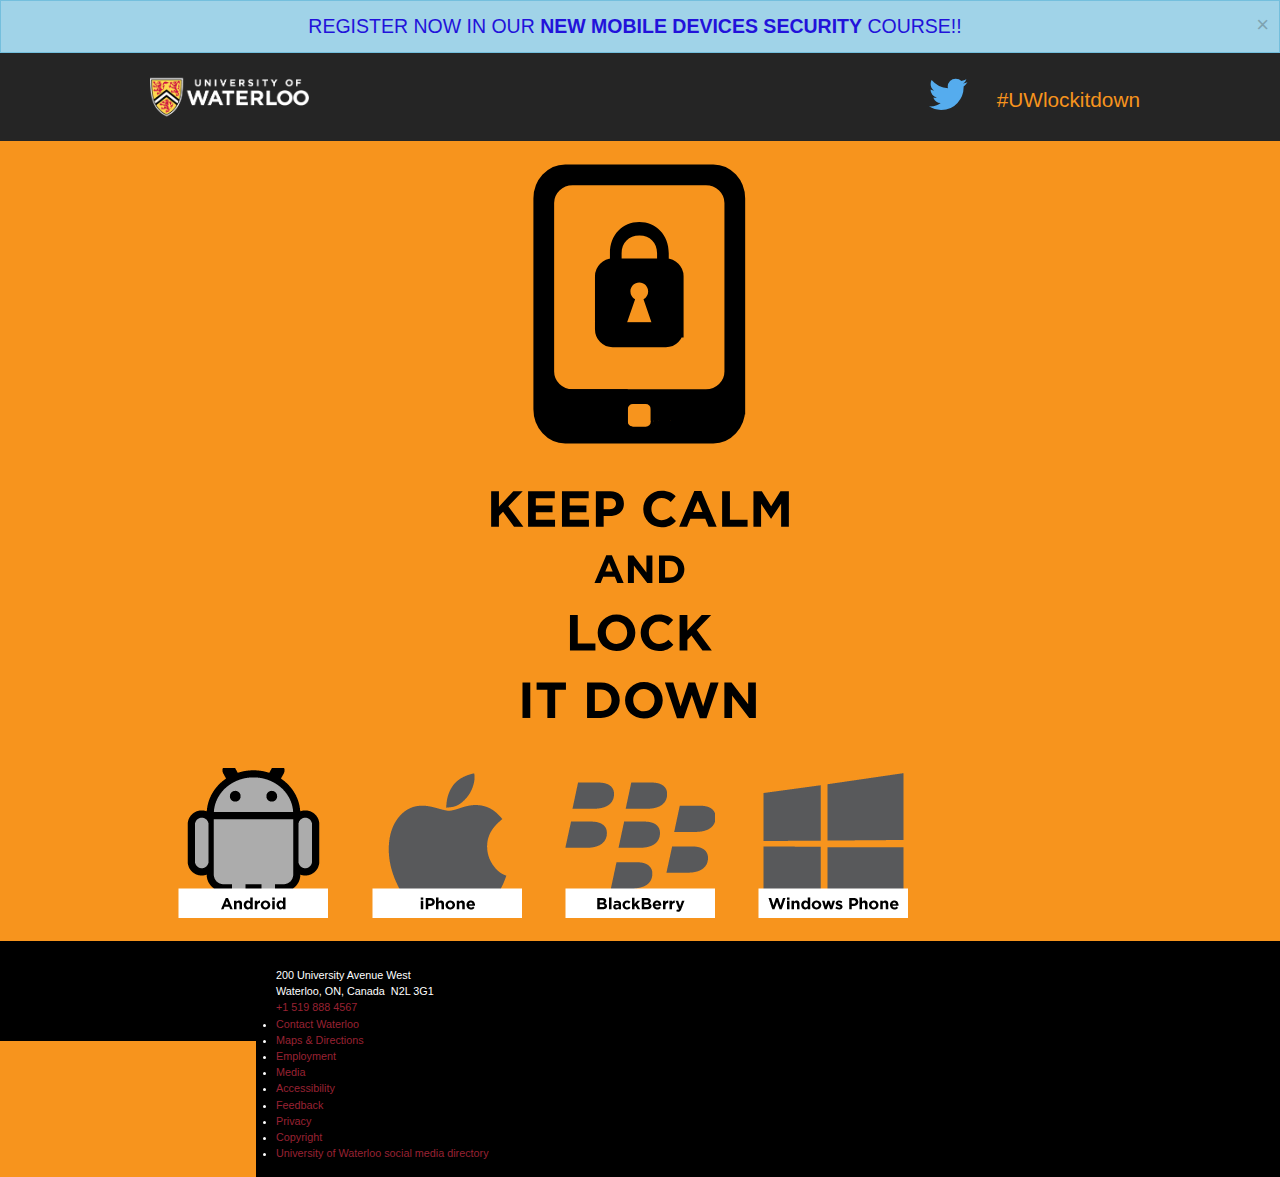
<file: index.html>
<!DOCTYPE html>
<!--[if IE 9]><html class="lt-ie10" lang="en" > <![endif]-->
<html class="no-js" lang="en">

<head>
    <!--If moving repositories or locations, only the base link needs to be changed-->
    <base href="http://uwaterloo.github.io/lockitdown/" target="_self" />
    <meta charset="utf-8">
    <meta name="viewport" content="width=device-width, initial-scale=1.0">
    <title>#UWlockitdown</title>
    <meta http-equiv="X-UA-Compatible" content="IE=edge" />
    <!-- If you are using CSS version, only link these 2 files, you may add app.css to use for your overrides if you like. -->
    <link rel="stylesheet" href="foundation-5.2.1/css/normalize.css">
    <link rel="stylesheet" href="foundation-5.2.1/css/foundation.css">
    <link href="custom/CustomStyleSheet.css" rel="stylesheet" />
    <link href="custom/test.css" rel="stylesheet" />
    <link href="foundation-icons/foundation-icons.css" rel="stylesheet">
    <link type="text/css" rel="stylesheet" href="http://uwaterloo.github.io/lockitdown/custom/style.css" media="all" />
<link type="text/css" rel="stylesheet" href="https://uwaterloo.ca/sites/uwaterloo.ca/files/css/css_3hx9OtXQwiJh777W4155jBEc6Be9SPp5-FhSvqTEM-8.css" media="all" />
    <script src="foundation-5.2.1/js/vendor/modernizr.js"></script>
    <script>
  (function(i,s,o,g,r,a,m){i['GoogleAnalyticsObject']=r;i[r]=i[r]||function(){
  (i[r].q=i[r].q||[]).push(arguments)},i[r].l=1*new Date();a=s.createElement(o),
  m=s.getElementsByTagName(o)[0];a.async=1;a.src=g;m.parentNode.insertBefore(a,m)
  })(window,document,'script','//www.google-analytics.com/analytics.js','ga');

  ga('create', 'UA-51475853-2', 'uwaterloo.github.io');
  ga('send', 'pageview');

</script>

</head>
<body style="background-color:#F7941D">
    <!-- Mailing list Alert -->
    <div data-alert class="alert-box info" style="margin-bottom:0em">
        <a href="mailto:helpdesk@uwaterloo.ca?subject=Register-me-for-SEW-120-Course-NOW!&amp;body=Add me to the mailing list as well"><div style="color: rgb(34, 18, 218);font-family: Arial, Times, serif;font-size: 1.5em;text-align: center;">REGISTER NOW IN OUR <strong>NEW MOBILE DEVICES SECURITY</strong> COURSE!!</div></a>
        <a href="#" class="close">&times;</a>
    </div>
    <div class="header-large">
        <div class="row">
            <div class=" large-12">
                <nav class="top-bar hide-for-small" data-topbar>
                    <div class="uw-logo left">
                        <a href="http://uwaterloo.ca" style="width:169px"> 
                            <img class="header-logo" style="width:169px; height:auto; padding-left:10px; margin-right:25px" src="Images/logo-uwsmall.png" alt="University of Waterloo Logo" />
                        </a>
                    </div>
                    <section class="top-bar-section">
                        <ul class="right">
                            <li style="margin-top:-3px;height:auto"><a href="https://twitter.com/intent/tweet?text=This%20is%20how%20I%20&&hashtags=UWlockitdown&&url=http%3A%2F%2Fuwaterloo.ca%2Flockitdown"><i class="fi-social-twitter style1" style="font-size:50px"></i></a></li>
                            <li><h3 class="title" style="color:#F7941D; margin-top:5px">#UWlockitdown</h3></li>
                        </ul>
                    </section>
                </nav>
            </div>
        </div>
    </div><!--/top bar-->
    <!--small bar-->
    <nav class="tab-bar show-for-small">
        <div class="uw-logo" style="display:inline-block">
            <a href="http://uwaterloo.ca" style="width:150px">
                <img class="header-logo" style="width:140px; height:auto; margin-left:14px; margin-right:25px; margin-top:-15px" src="Images/logo-uwsmall.png" alt="University of Waterloo Logo" />
            </a>
        </div>
    </nav>
    <div class="twitter-btn-holder show-for-small">
        <div class="twitter-btn">
            <a href="https://twitter.com/intent/tweet?text=This%20is%20how%20I%20&&hashtags=UWlockitdown&&url=http%3A%2F%2Fuwaterloo.ca%2Flockitdown"><i class="fi-social-twitter style1" style="font-size:50px"></i></a>
        </div>
    </div>
    <!--OS icons-->
    <div id="content" style="height:auto">
        <div class="splash-holder">
            <img style="height:587px" src="Images/KeepCalm.svg" alt="Keep calm and lock it down"/>
        </div>
        <div class="os-icon-container">
            <ul class="os-icons clearfix">
                <li><a  href="info/android.html"><div class="android-icon"></div></a></li>
                <li><a  href="info/ios.html"><div class="ios-icon"></div></a></li>
                <li><a  href="info/blackberry.html"><div class="bb-icon"></div></a></li>
                <li><a  href="info/windowsphone.html"><div class="win-icon"></div></a></li>
                <li><a  href="info/2fa.html"><div class="auth-icon"></div></a></li>
            </ul>
        </div>
    </div>
<div id="header" style="width:20%">
    
</div>
<div id="container" style="width:80%">
<div id="footer">
    
<div id="uw-footer" class="clearfix">
  <div id="uw-footer-address" about="//uwaterloo.ca/" typeof="v:VCard">
    <div class="element-hidden">
      <div property="v:fn">University of Waterloo</div>
      <div rel="v:org">
        <div property="v:organisation-name">University of Waterloo</div>
      </div>
      <div rel="v:geo">
        <div property="v:latitude">43.471468</div>
        <div property="v:longitude">-80.544205</div>
      </div>
    </div>
    <div rel="v:adr">
      <div property="v:street-address">200 University Avenue West</div>
      <div>
        <span property="v:locality">Waterloo</span>,
        <span property="v:region">ON</span>,
        <span property="v:country-name">Canada</span>&nbsp;
        <span property="v:postal-code">N2L 3G1</span>
      </div>
    </div>
    <div rel="v:tel">
      <a href="tel:+1-519-888-4567" property="rdf:value">+1 519 888 4567</a>
    </div>
  </div>
  
<ul class="global-menu"><li><a href="//uwaterloo.ca/about/how-find-us/contact-waterloo">Contact Waterloo</a></li><li><a href="//uwaterloo.ca/map/">Maps &amp; Directions</a></li><li><a href="http://hr.uwaterloo.ca/mycareer/">Employment</a></li></ul>
<ul class="global-menu"><li><a href="//uwaterloo.ca/news/">Media</a></li><li><a href="http://studentservices.uwaterloo.ca/disabilities/">Accessibility</a></li><li><a href="//uwaterloo.ca/about/how-find-us/contact-waterloo/contact-form" accesskey="9">Feedback</a></li></ul>
<ul class="global-menu"><li><a href="//uwaterloo.ca/privacy/">Privacy</a></li><li><a href="//uwaterloo.ca/copyright">Copyright</a></li></ul>
<ul class="global-menu social-media"><li><a href="//uwaterloo.ca/social-media/">University of Waterloo social media directory</a></li></ul></div>
  </div>
</div>
    <script src="foundation-5.2.1/js/vendor/jquery.js"></script>
    <noscript>You do not have scripts enabled. Enable scripts to properly view this content.</noscript>
    <script src="foundation-5.2.1/js/foundation.min.js"></script>
    <noscript>You do not have scripts enabled. Enable scripts to properly view this content.</noscript>
    <script>
        $(document).foundation();
    </script>
    <noscript>You do not have scripts enabled. Enable scripts to properly view this content.</noscript>
    <script>!function (d, s, id) { var js, fjs = d.getElementsByTagName(s)[0]; if (!d.getElementById(id)) { js = d.createElement(s); js.id = id; js.src = "https://platform.twitter.com/widgets.js"; fjs.parentNode.insertBefore(js, fjs); } }(document, "script", "twitter-wjs");</script>
    <noscript>You do not have scripts enabled. Enable scripts to properly view this content.</noscript>
</body>
</html>
</file>
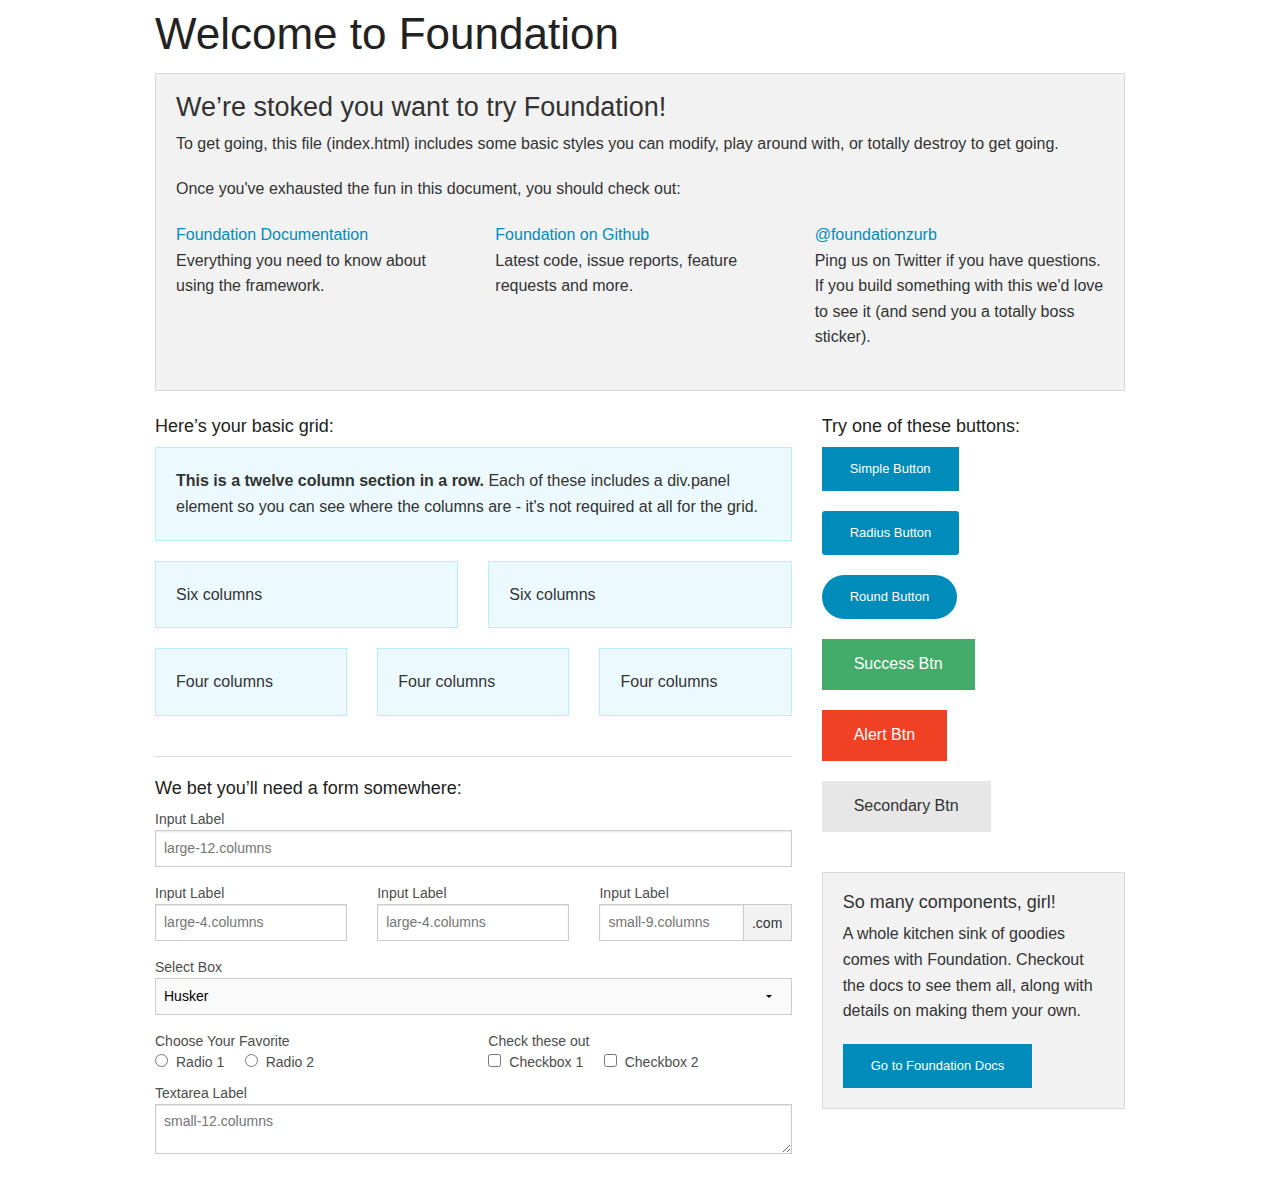
<file: foundation-5.2.1/index.html>
<!doctype html>
<html class="no-js" lang="en">
  <head>
    <meta charset="utf-8" />
    <meta name="viewport" content="width=device-width, initial-scale=1.0" />
    <title>Foundation | Welcome</title>
    <link rel="stylesheet" href="css/foundation.css" />
    <script src="js/vendor/modernizr.js"></script>
  </head>
  <body>
    
    <div class="row">
      <div class="large-12 columns">
        <h1>Welcome to Foundation</h1>
      </div>
    </div>
    
    <div class="row">
      <div class="large-12 columns">
      	<div class="panel">
	        <h3>We&rsquo;re stoked you want to try Foundation! </h3>
	        <p>To get going, this file (index.html) includes some basic styles you can modify, play around with, or totally destroy to get going.</p>
	        <p>Once you've exhausted the fun in this document, you should check out:</p>
	        <div class="row">
	        	<div class="large-4 medium-4 columns">
	    		<p><a href="http://foundation.zurb.com/docs">Foundation Documentation</a><br />Everything you need to know about using the framework.</p>
	    	</div>
	        	<div class="large-4 medium-4 columns">
	        		<p><a href="http://github.com/zurb/foundation">Foundation on Github</a><br />Latest code, issue reports, feature requests and more.</p>
	        	</div>
	        	<div class="large-4 medium-4 columns">
	        		<p><a href="http://twitter.com/foundationzurb">@foundationzurb</a><br />Ping us on Twitter if you have questions. If you build something with this we'd love to see it (and send you a totally boss sticker).</p>
	        	</div>        
					</div>
      	</div>
      </div>
    </div>

    <div class="row">
      <div class="large-8 medium-8 columns">
        <h5>Here&rsquo;s your basic grid:</h5>
        <!-- Grid Example -->

        <div class="row">
          <div class="large-12 columns">
            <div class="callout panel">
              <p><strong>This is a twelve column section in a row.</strong> Each of these includes a div.panel element so you can see where the columns are - it's not required at all for the grid.</p>
            </div>
          </div>
        </div>
        <div class="row">
          <div class="large-6 medium-6 columns">
            <div class="callout panel">
              <p>Six columns</p>
            </div>
          </div>
          <div class="large-6 medium-6 columns">
            <div class="callout panel">
              <p>Six columns</p>
            </div>
          </div>
        </div>
        <div class="row">
          <div class="large-4 medium-4 small-4 columns">
            <div class="callout panel">
              <p>Four columns</p>
            </div>
          </div>
          <div class="large-4 medium-4 small-4 columns">
            <div class="callout panel">
              <p>Four columns</p>
            </div>
          </div>
          <div class="large-4 medium-4 small-4 columns">
            <div class="callout panel">
              <p>Four columns</p>
            </div>
          </div>
        </div>
        
        <hr />
                
        <h5>We bet you&rsquo;ll need a form somewhere:</h5>
        <form>
				  <div class="row">
				    <div class="large-12 columns">
				      <label>Input Label</label>
				      <input type="text" placeholder="large-12.columns" />
				    </div>
				  </div>
				  <div class="row">
				    <div class="large-4 medium-4 columns">
				      <label>Input Label</label>
				      <input type="text" placeholder="large-4.columns" />
				    </div>
				    <div class="large-4 medium-4 columns">
				      <label>Input Label</label>
				      <input type="text" placeholder="large-4.columns" />
				    </div>
				    <div class="large-4 medium-4 columns">
				      <div class="row collapse">
				        <label>Input Label</label>
				        <div class="small-9 columns">
				          <input type="text" placeholder="small-9.columns" />
				        </div>
				        <div class="small-3 columns">
				          <span class="postfix">.com</span>
				        </div>
				      </div>
				    </div>
				  </div>
				  <div class="row">
				    <div class="large-12 columns">
				      <label>Select Box</label>
				      <select>
				        <option value="husker">Husker</option>
				        <option value="starbuck">Starbuck</option>
				        <option value="hotdog">Hot Dog</option>
				        <option value="apollo">Apollo</option>
				      </select>
				    </div>
				  </div>
				  <div class="row">
				    <div class="large-6 medium-6 columns">
				      <label>Choose Your Favorite</label>
				      <input type="radio" name="pokemon" value="Red" id="pokemonRed"><label for="pokemonRed">Radio 1</label>
				      <input type="radio" name="pokemon" value="Blue" id="pokemonBlue"><label for="pokemonBlue">Radio 2</label>
				    </div>
				    <div class="large-6 medium-6 columns">
				      <label>Check these out</label>
				      <input id="checkbox1" type="checkbox"><label for="checkbox1">Checkbox 1</label>
				      <input id="checkbox2" type="checkbox"><label for="checkbox2">Checkbox 2</label>
				    </div>
				  </div>
				  <div class="row">
				    <div class="large-12 columns">
				      <label>Textarea Label</label>
				      <textarea placeholder="small-12.columns"></textarea>
				    </div>
				  </div>
				</form>
      </div>     

      <div class="large-4 medium-4 columns">
			  <h5>Try one of these buttons:</h5>
			  <p><a href="#" class="small button">Simple Button</a><br/>
        <a href="#" class="small radius button">Radius Button</a><br/>
        <a href="#" class="small round button">Round Button</a><br/>            
        <a href="#" class="medium success button">Success Btn</a><br/>
        <a href="#" class="medium alert button">Alert Btn</a><br/>
        <a href="#" class="medium secondary button">Secondary Btn</a></p>           
				<div class="panel">
        	<h5>So many components, girl!</h5>
        	<p>A whole kitchen sink of goodies comes with Foundation. Checkout the docs to see them all, along with details on making them your own.</p>
        	<a href="http://foundation.zurb.com/docs/" class="small button">Go to Foundation Docs</a>          
        </div>
      </div>
    </div>
    
    <script src="js/vendor/jquery.js"></script>
    <script src="js/foundation.min.js"></script>
    <script>
      $(document).foundation();
    </script>
  </body>
</html>
</file>
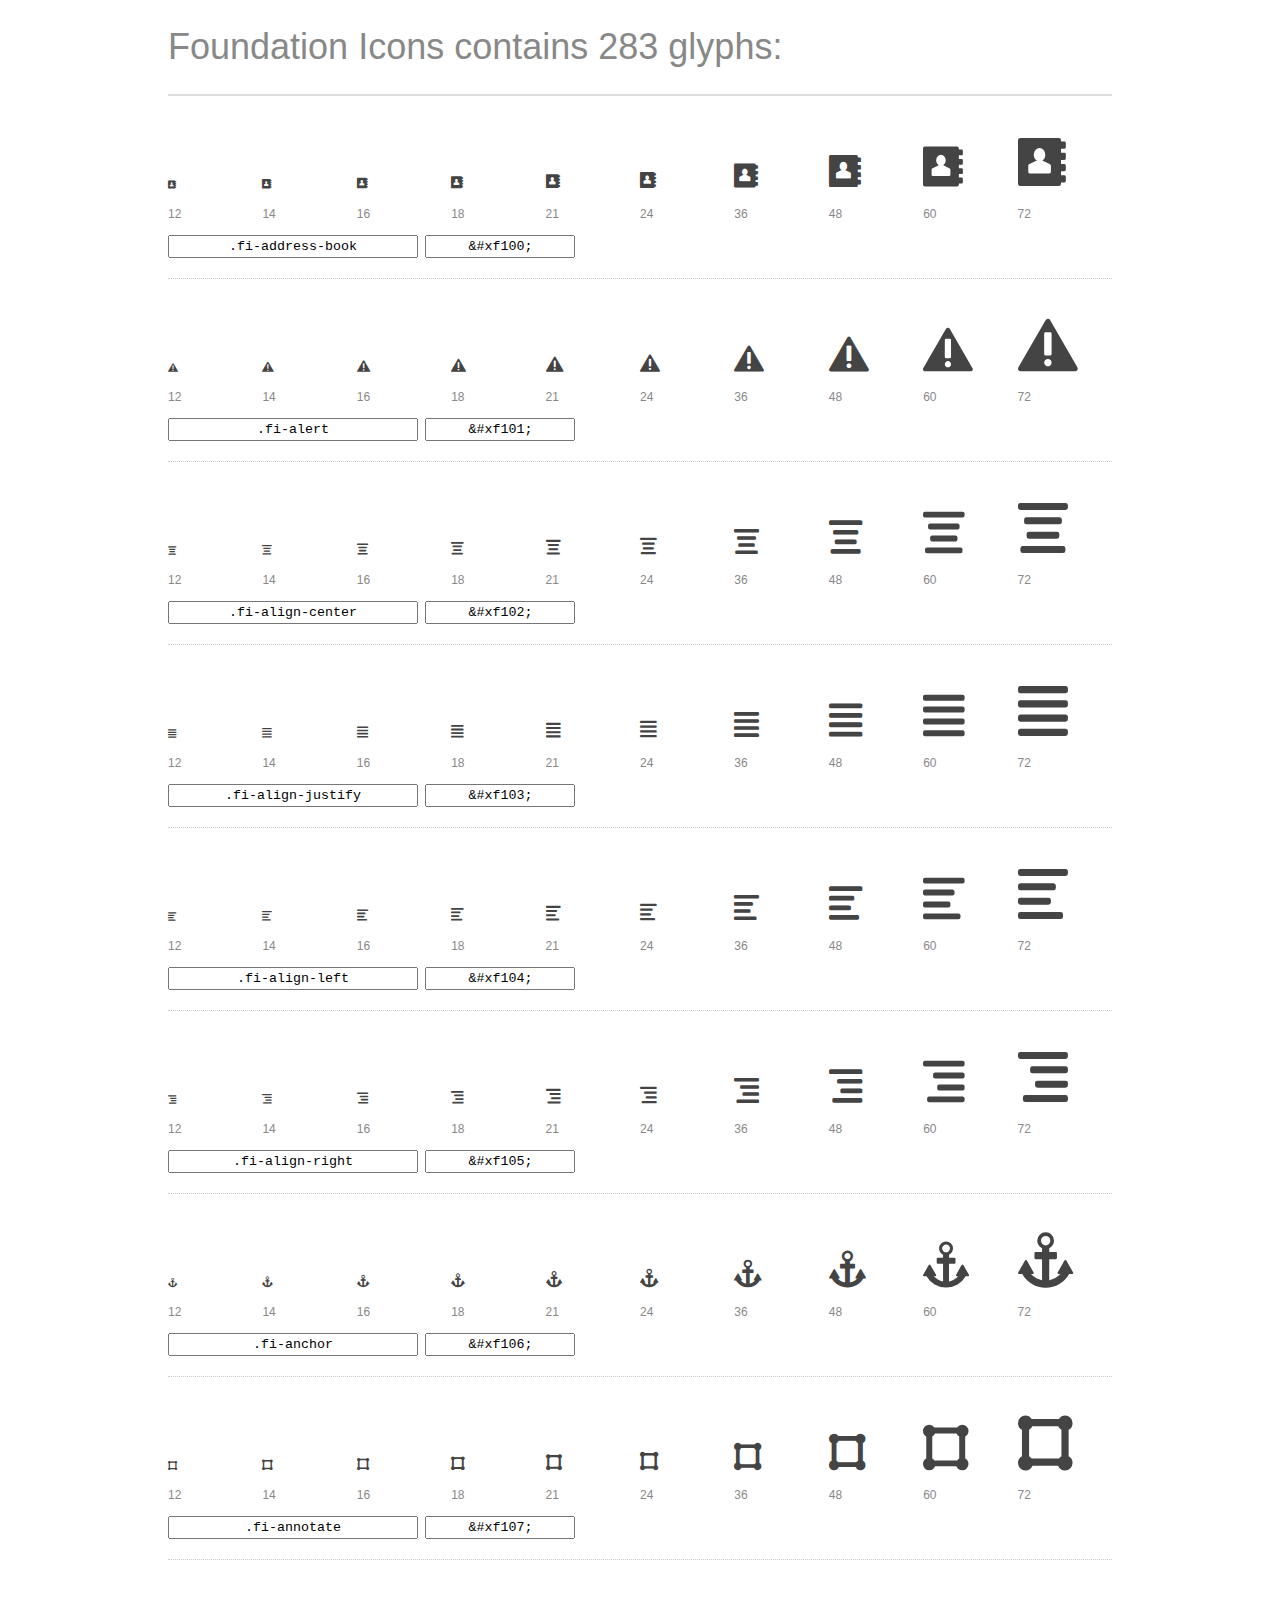
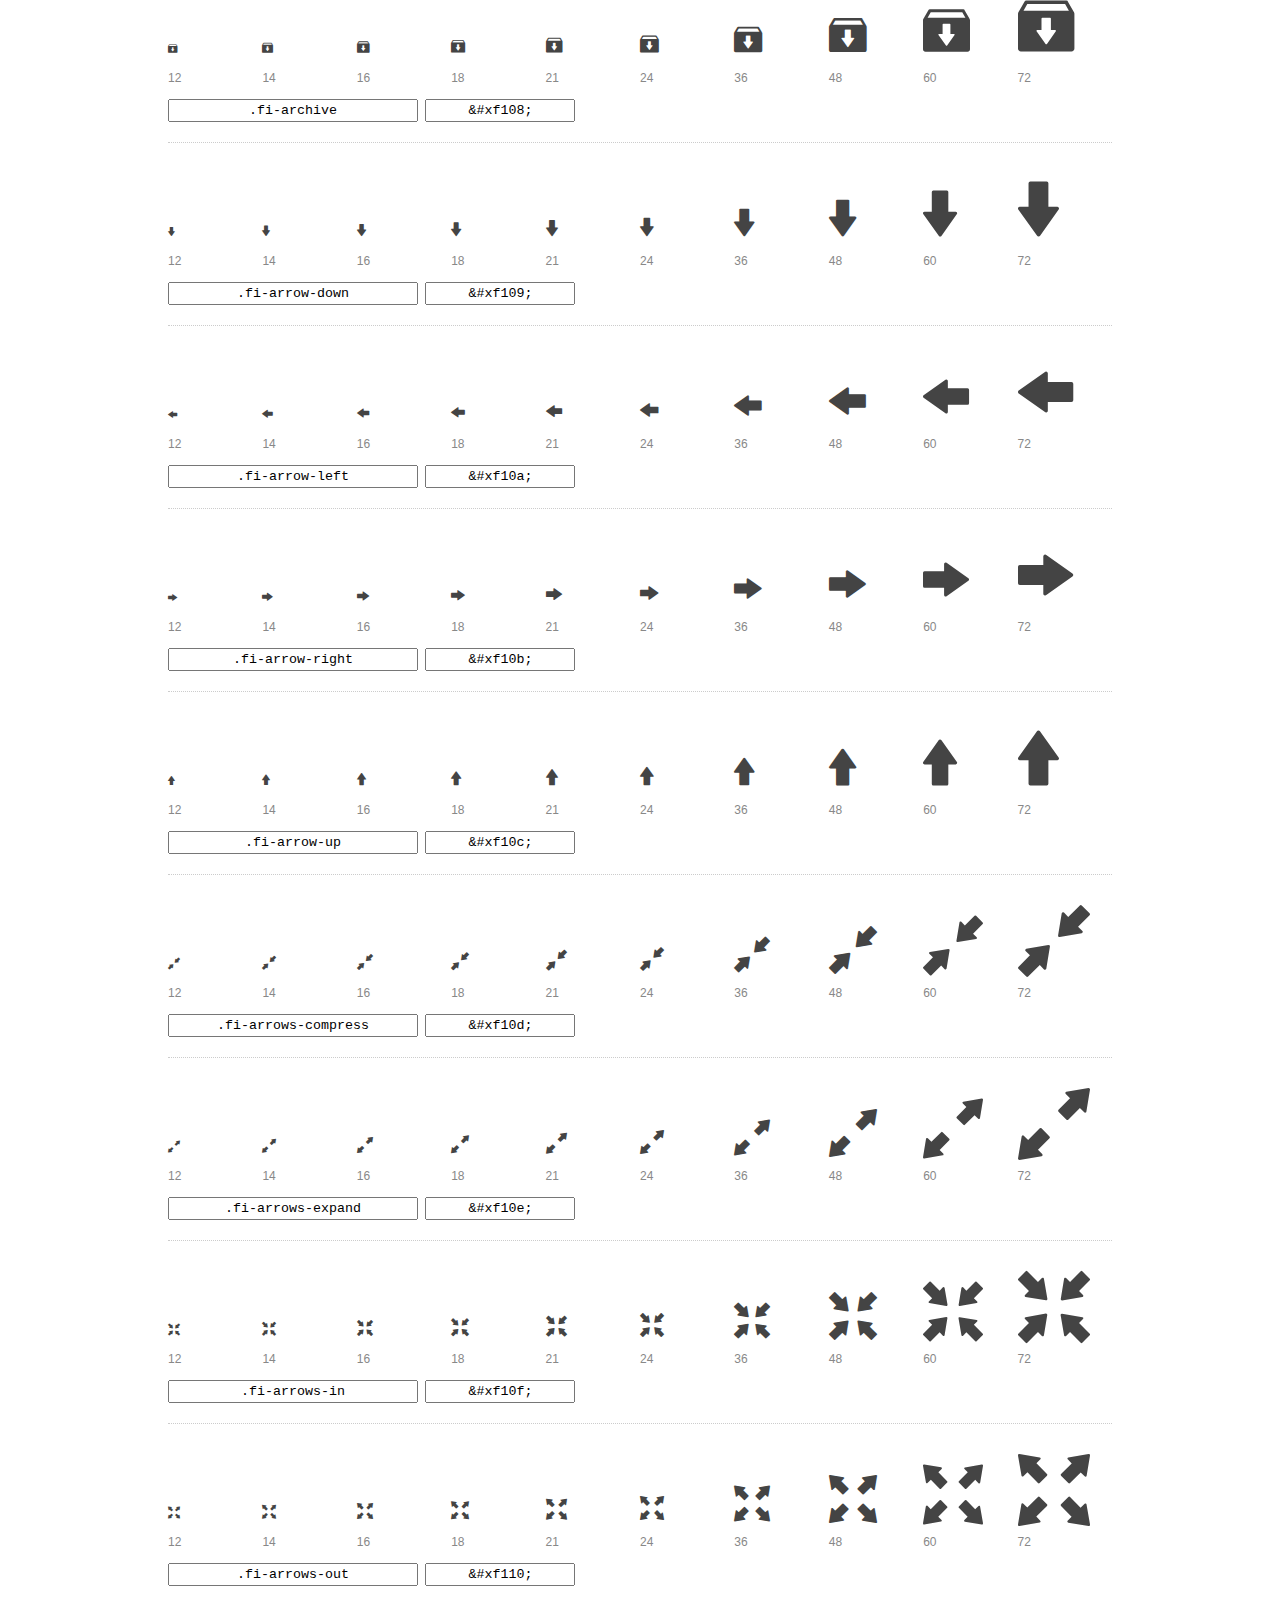
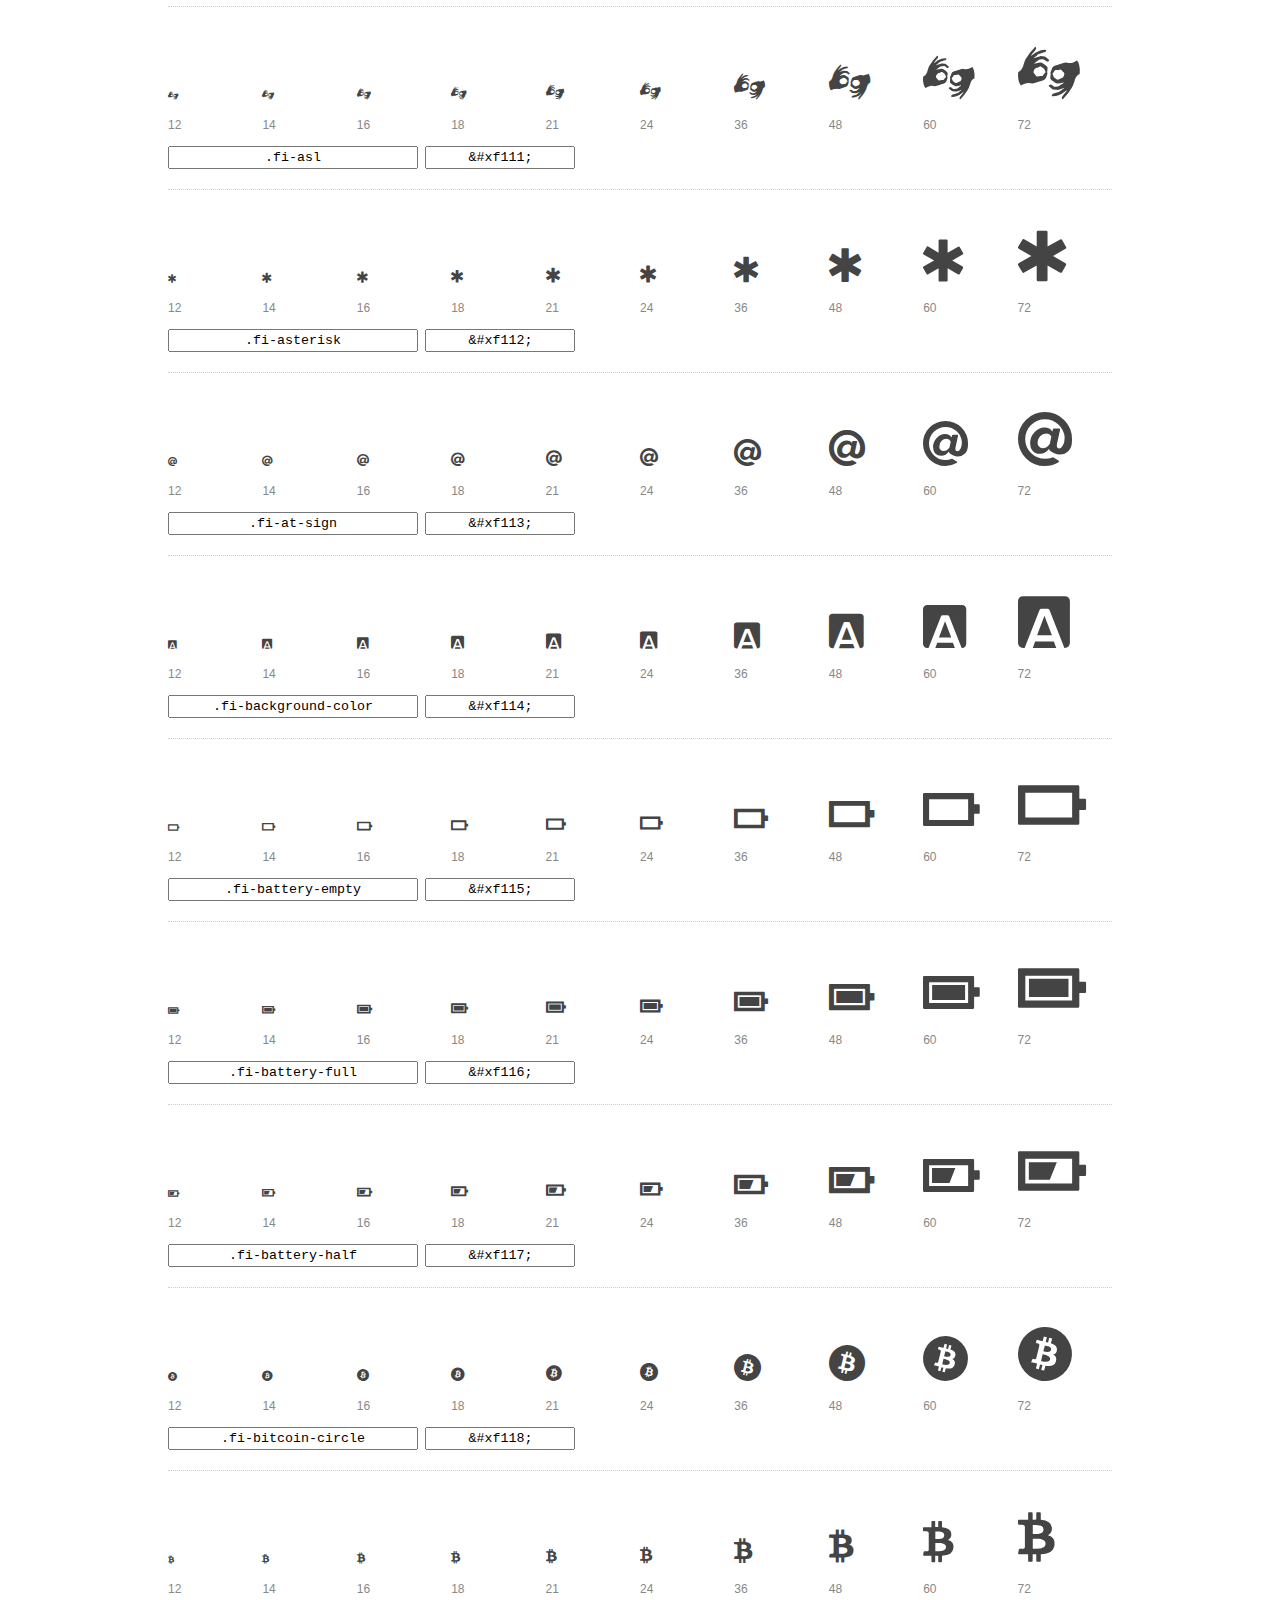
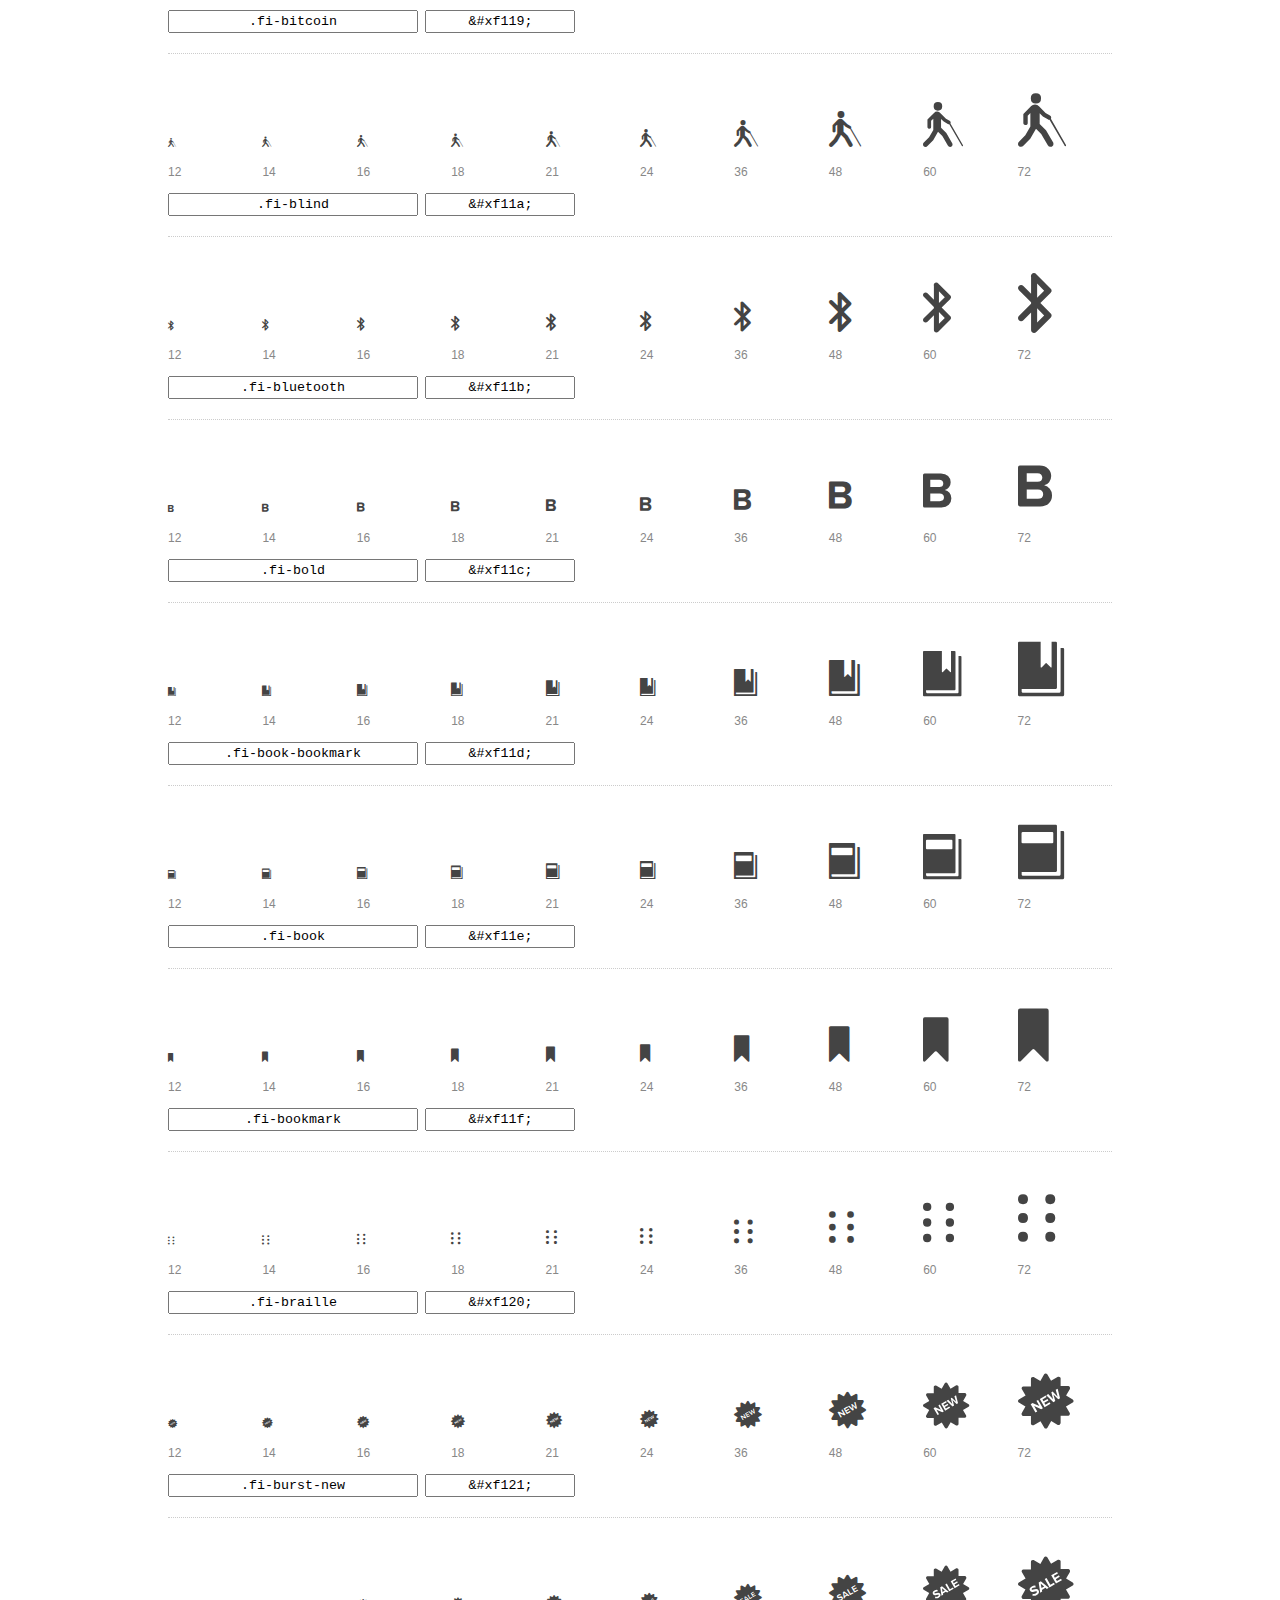
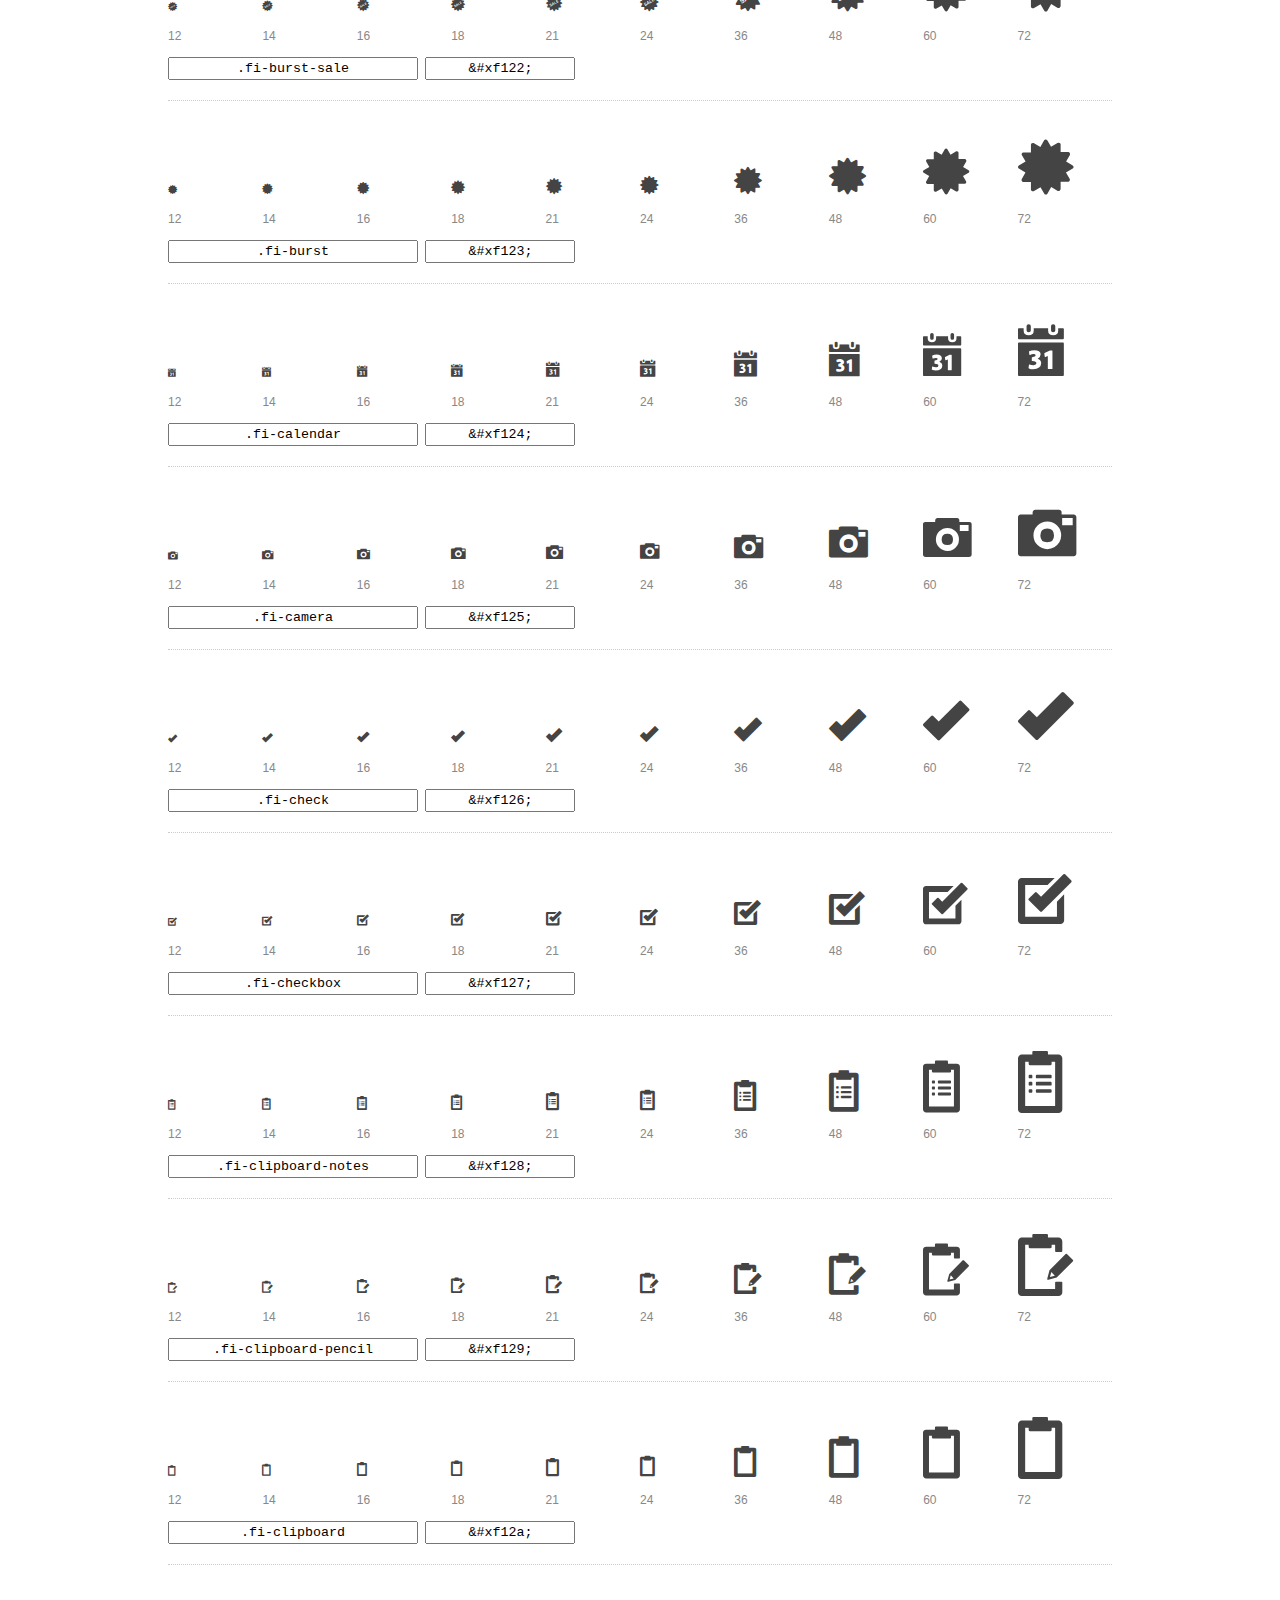
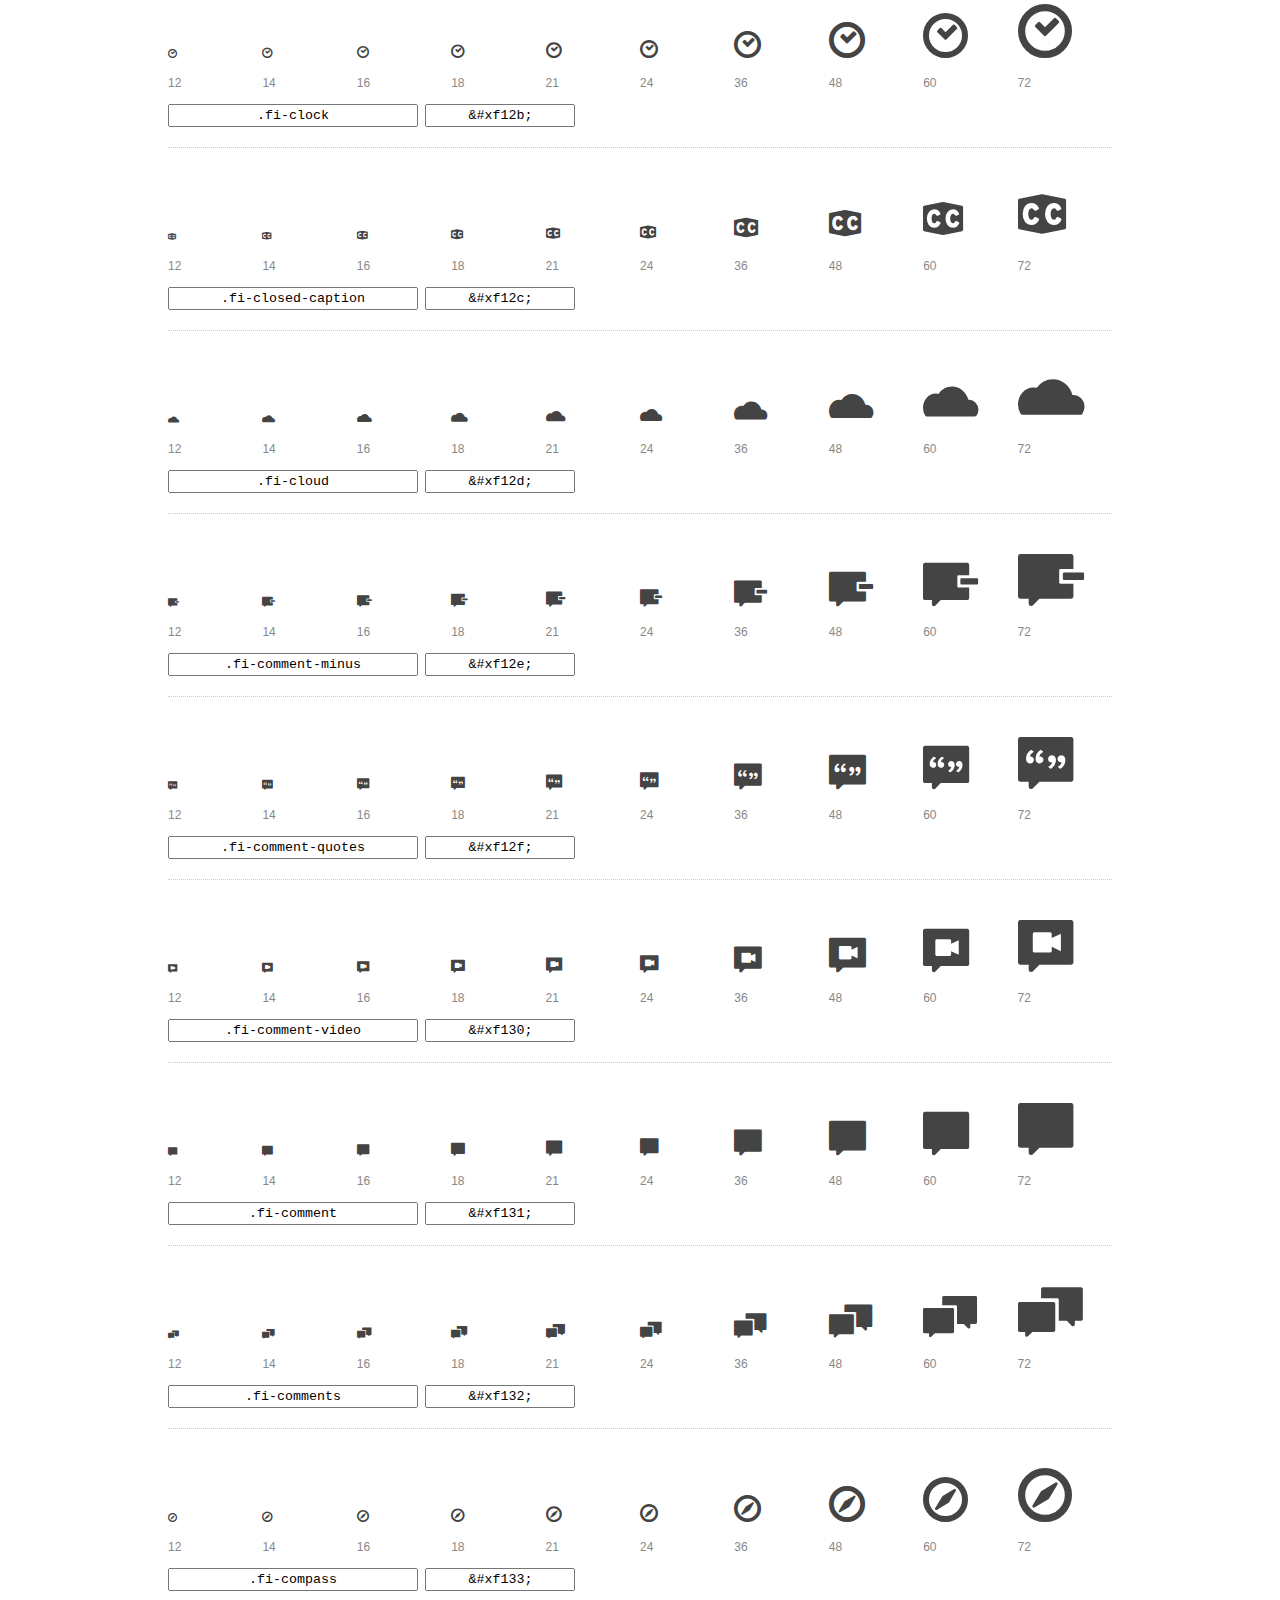
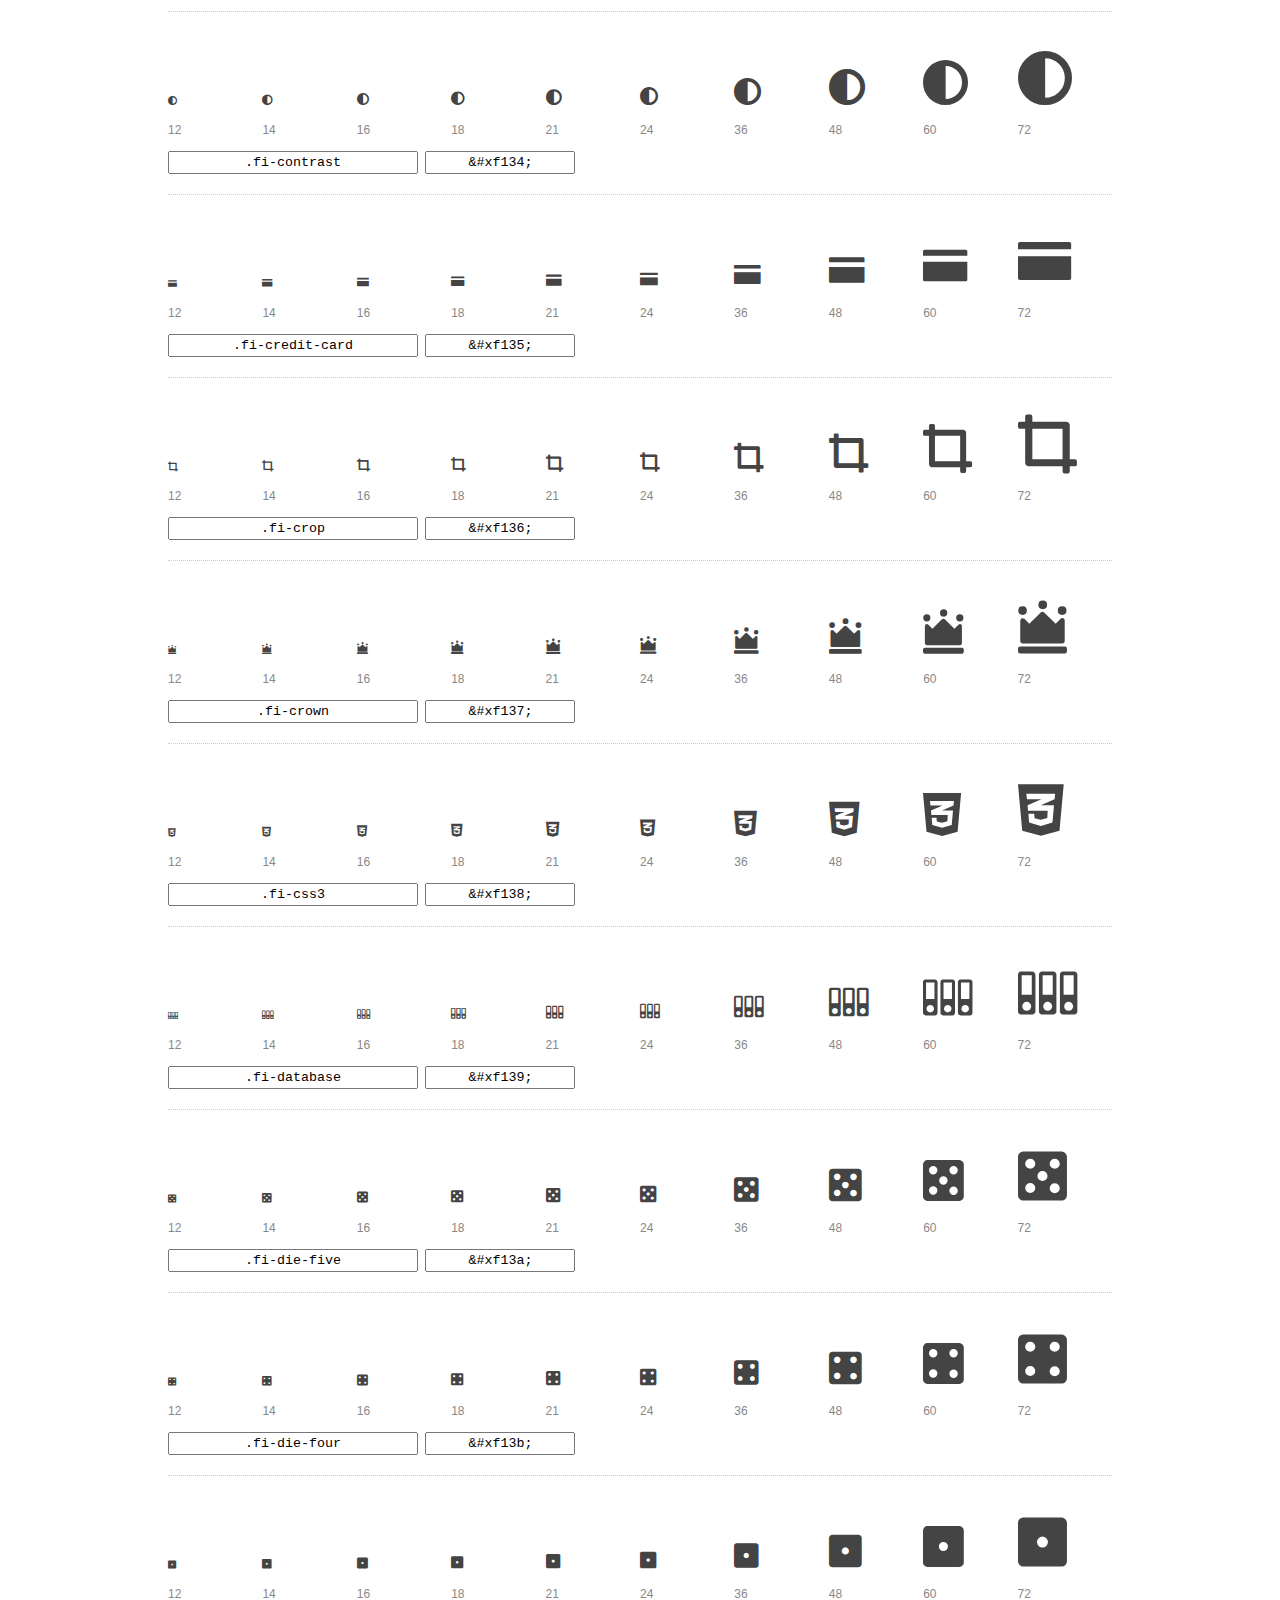
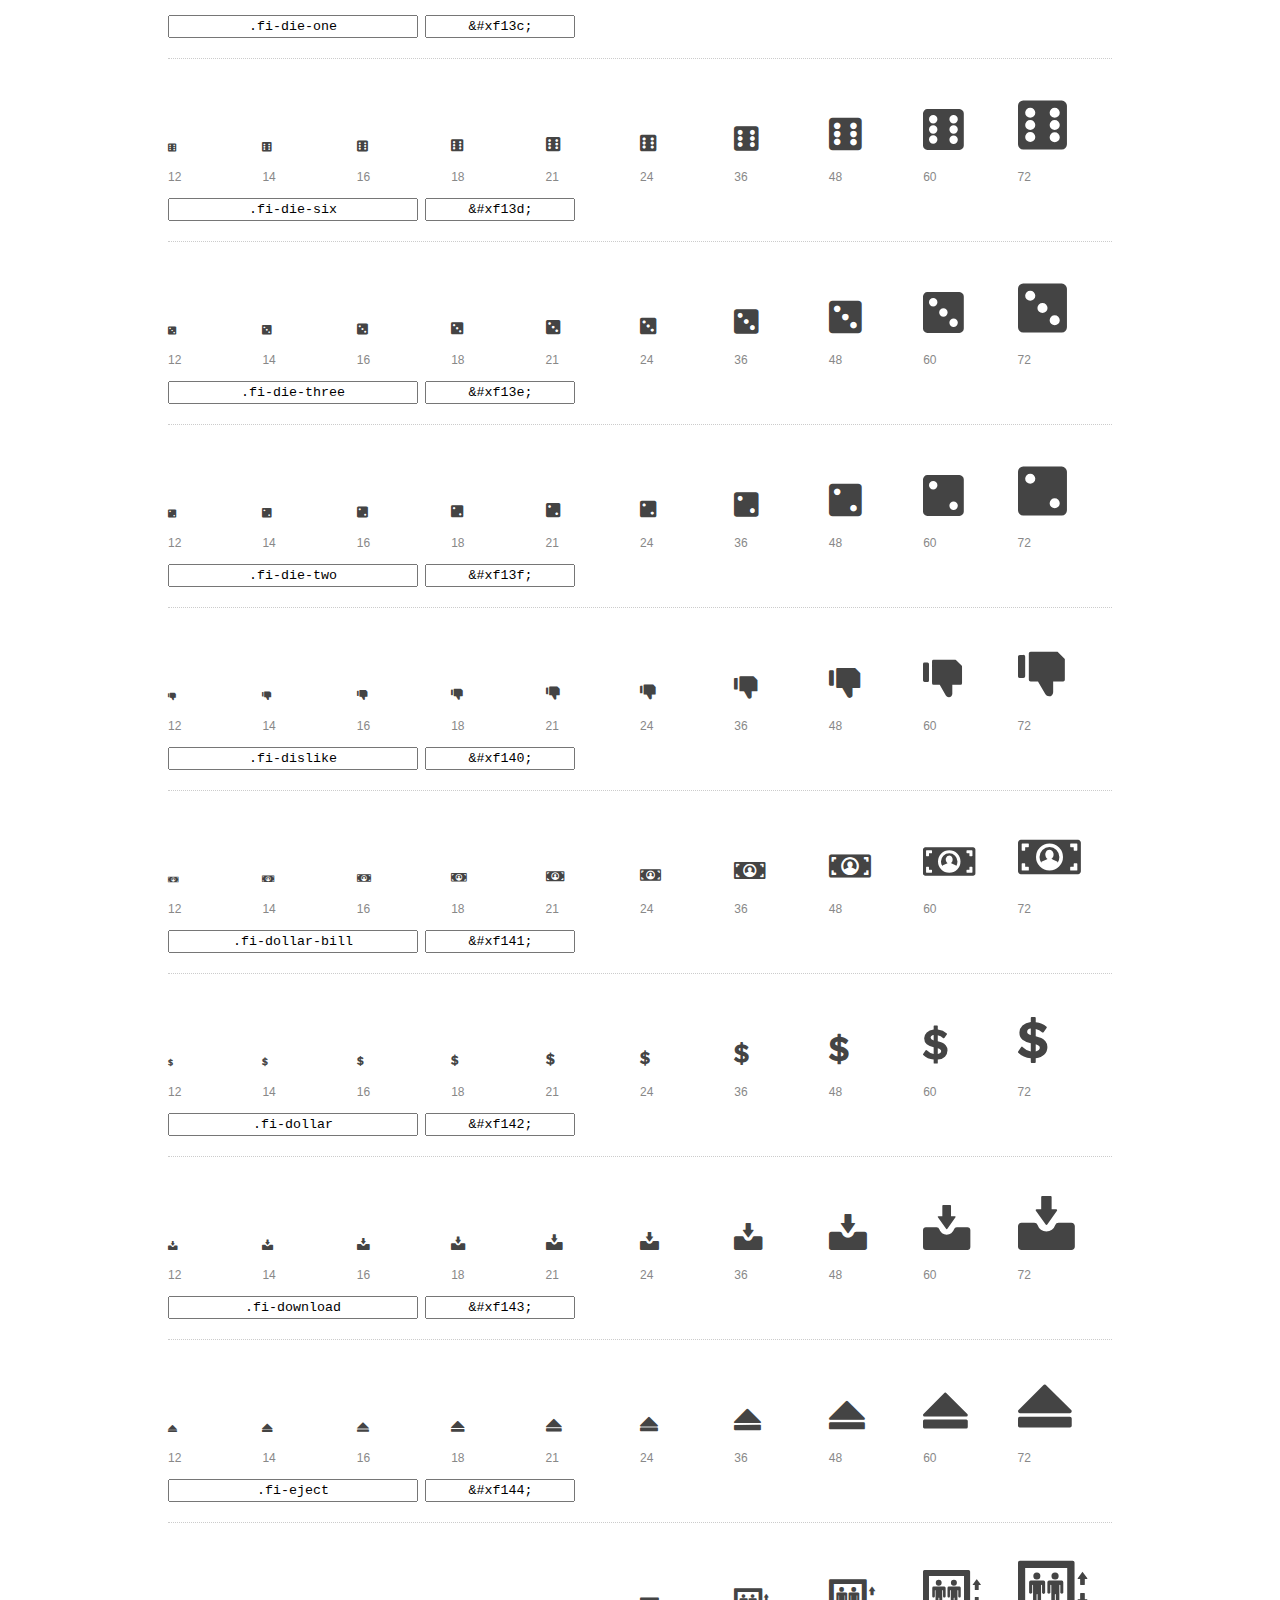
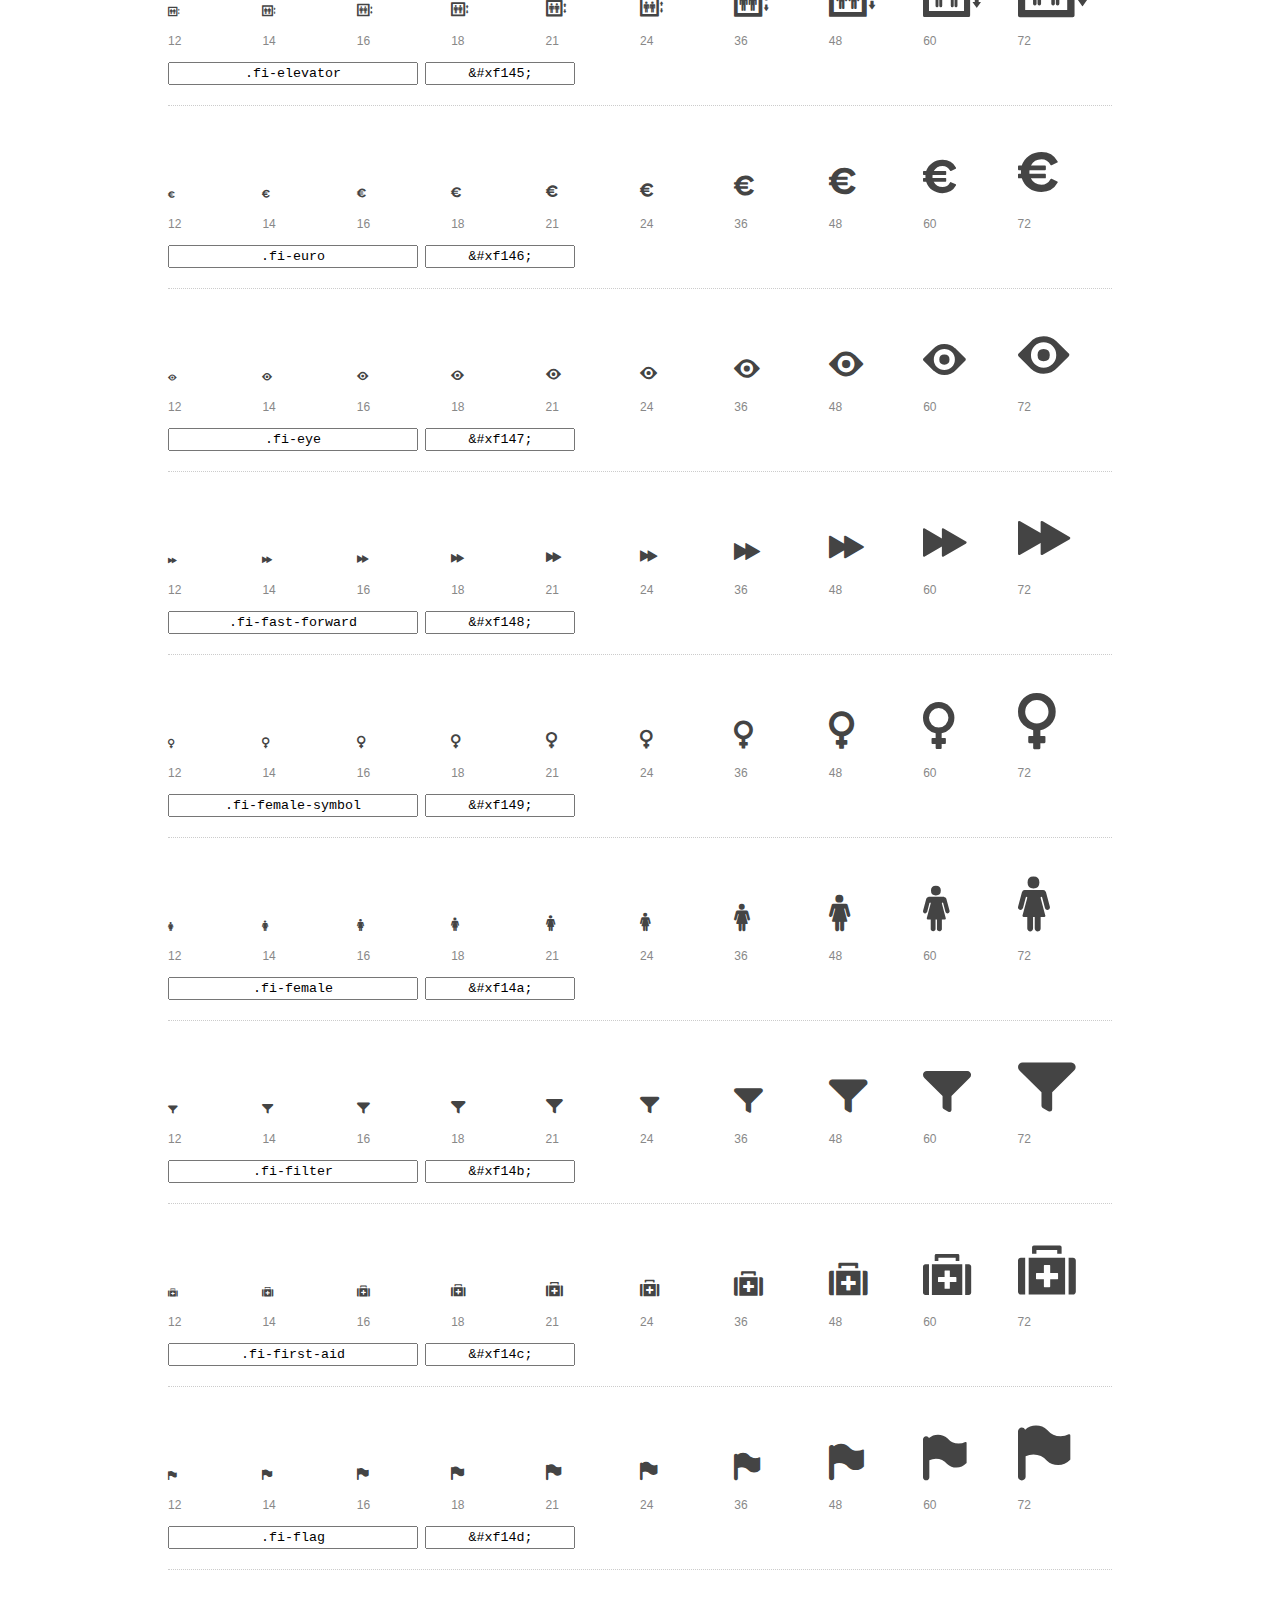
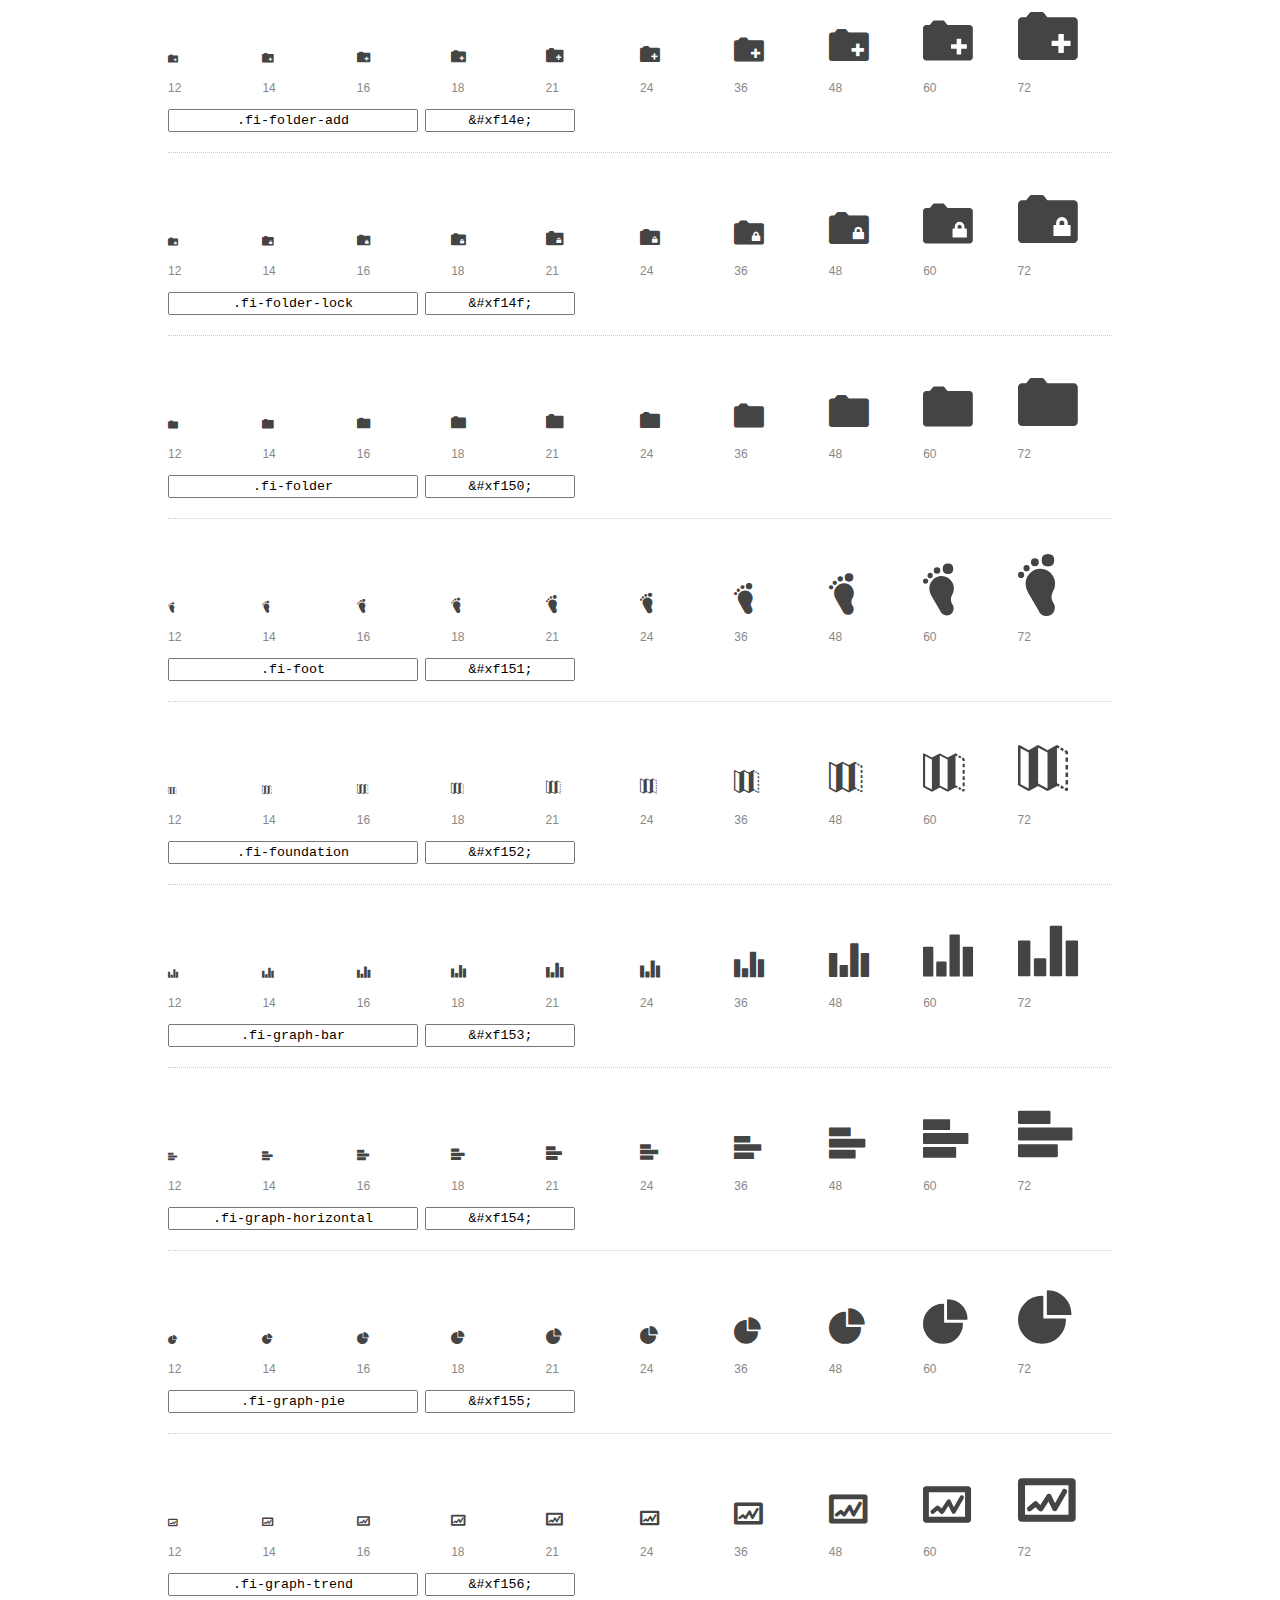
<file: foundation-icons/preview.html>
<!DOCTYPE html>
<html>
  <head>
    <title>Foundation Icons glyphs preview</title>
    <link rel="stylesheet" href="foundation-icons.css" />

    <style>
      * {
        -moz-box-sizing: border-box;
        -webkit-box-sizing: border-box;
        box-sizing: border-box;
        margin: 0;
        padding: 0;
      }

      body {
        background: #fff;
        color: #444;
        font: 16px/1.5 "Helvetica Neue", Helvetica, Arial, sans-serif;
      }

      a, 
      a:visited {
        color: #888;
        text-decoration: underline;
      }
      a:hover, 
      a:focus { color: #000; }

      h1 {
        border-bottom: 2px solid #ddd;
        color: #888;
        font-size: 36px;
        font-weight: 300;
        margin-bottom: 20px;
        padding: 20px 0;
      }

      .container {
        margin: 0 auto;
        min-width: 880px;
        padding: 0 40px;
        width: 80%;
      }

      .glyph {
        border-bottom: 1px dotted #ccc;
        padding: 10px 0 20px;
        margin-bottom: 20px;
      }

      .preview-glyphs { vertical-align: bottom; } 

      .preview-scale { 
        color: #888;
        font-size: 12px; 
        margin-top: 5px;
      }

      .step {
        display: inline-block;
        line-height: 1;
        width: 10%;
      }

      
      .size-12 { font-size: 12px; }
      
      .size-14 { font-size: 14px; }
      
      .size-16 { font-size: 16px; }
      
      .size-18 { font-size: 18px; }
      
      .size-21 { font-size: 21px; }
      
      .size-24 { font-size: 24px; }
      
      .size-36 { font-size: 36px; }
      
      .size-48 { font-size: 48px; }
      
      .size-60 { font-size: 60px; }
      
      .size-72 { font-size: 72px; }
      

      .usage { margin-top: 10px; }

      .usage input {
        font-family: monospace;
        margin-right: 3px;
        padding: 2px 5px;
        text-align: center;
      }

      .usage .point { width: 150px; }

      .usage .class { width: 250px; }

      .footer {
        color: #888;
        font-size: 12px;
        padding: 20px 0;
      }
    </style>

    <!--[if lte IE 8]><script src="http://html5shiv.googlecode.com/svn/trunk/html5.js"></script><![endif]-->
  </head>

  <body>
    <div class="container">
      <h1>Foundation Icons contains 283 glyphs:</h1> 

      
      <div class="glyph">
        <div class="preview-glyphs">
          <i class="step fi-address-book size-12"></i><i class="step fi-address-book size-14"></i><i class="step fi-address-book size-16"></i><i class="step fi-address-book size-18"></i><i class="step fi-address-book size-21"></i><i class="step fi-address-book size-24"></i><i class="step fi-address-book size-36"></i><i class="step fi-address-book size-48"></i><i class="step fi-address-book size-60"></i><i class="step fi-address-book size-72"></i>
        </div>
        <div class="preview-scale">
          <span class="step">12</span><span class="step">14</span><span class="step">16</span><span class="step">18</span><span class="step">21</span><span class="step">24</span><span class="step">36</span><span class="step">48</span><span class="step">60</span><span class="step">72</span> 
        </div>
        <div class="usage">
          <input class="class" type="text" readonly="readonly" onClick="this.select();" value=".fi-address-book" />
          <input class="point" type="text" readonly="readonly" onClick="this.select();" value="&amp;#xf100;" />
        </div>
      </div>
      
      <div class="glyph">
        <div class="preview-glyphs">
          <i class="step fi-alert size-12"></i><i class="step fi-alert size-14"></i><i class="step fi-alert size-16"></i><i class="step fi-alert size-18"></i><i class="step fi-alert size-21"></i><i class="step fi-alert size-24"></i><i class="step fi-alert size-36"></i><i class="step fi-alert size-48"></i><i class="step fi-alert size-60"></i><i class="step fi-alert size-72"></i>
        </div>
        <div class="preview-scale">
          <span class="step">12</span><span class="step">14</span><span class="step">16</span><span class="step">18</span><span class="step">21</span><span class="step">24</span><span class="step">36</span><span class="step">48</span><span class="step">60</span><span class="step">72</span> 
        </div>
        <div class="usage">
          <input class="class" type="text" readonly="readonly" onClick="this.select();" value=".fi-alert" />
          <input class="point" type="text" readonly="readonly" onClick="this.select();" value="&amp;#xf101;" />
        </div>
      </div>
      
      <div class="glyph">
        <div class="preview-glyphs">
          <i class="step fi-align-center size-12"></i><i class="step fi-align-center size-14"></i><i class="step fi-align-center size-16"></i><i class="step fi-align-center size-18"></i><i class="step fi-align-center size-21"></i><i class="step fi-align-center size-24"></i><i class="step fi-align-center size-36"></i><i class="step fi-align-center size-48"></i><i class="step fi-align-center size-60"></i><i class="step fi-align-center size-72"></i>
        </div>
        <div class="preview-scale">
          <span class="step">12</span><span class="step">14</span><span class="step">16</span><span class="step">18</span><span class="step">21</span><span class="step">24</span><span class="step">36</span><span class="step">48</span><span class="step">60</span><span class="step">72</span> 
        </div>
        <div class="usage">
          <input class="class" type="text" readonly="readonly" onClick="this.select();" value=".fi-align-center" />
          <input class="point" type="text" readonly="readonly" onClick="this.select();" value="&amp;#xf102;" />
        </div>
      </div>
      
      <div class="glyph">
        <div class="preview-glyphs">
          <i class="step fi-align-justify size-12"></i><i class="step fi-align-justify size-14"></i><i class="step fi-align-justify size-16"></i><i class="step fi-align-justify size-18"></i><i class="step fi-align-justify size-21"></i><i class="step fi-align-justify size-24"></i><i class="step fi-align-justify size-36"></i><i class="step fi-align-justify size-48"></i><i class="step fi-align-justify size-60"></i><i class="step fi-align-justify size-72"></i>
        </div>
        <div class="preview-scale">
          <span class="step">12</span><span class="step">14</span><span class="step">16</span><span class="step">18</span><span class="step">21</span><span class="step">24</span><span class="step">36</span><span class="step">48</span><span class="step">60</span><span class="step">72</span> 
        </div>
        <div class="usage">
          <input class="class" type="text" readonly="readonly" onClick="this.select();" value=".fi-align-justify" />
          <input class="point" type="text" readonly="readonly" onClick="this.select();" value="&amp;#xf103;" />
        </div>
      </div>
      
      <div class="glyph">
        <div class="preview-glyphs">
          <i class="step fi-align-left size-12"></i><i class="step fi-align-left size-14"></i><i class="step fi-align-left size-16"></i><i class="step fi-align-left size-18"></i><i class="step fi-align-left size-21"></i><i class="step fi-align-left size-24"></i><i class="step fi-align-left size-36"></i><i class="step fi-align-left size-48"></i><i class="step fi-align-left size-60"></i><i class="step fi-align-left size-72"></i>
        </div>
        <div class="preview-scale">
          <span class="step">12</span><span class="step">14</span><span class="step">16</span><span class="step">18</span><span class="step">21</span><span class="step">24</span><span class="step">36</span><span class="step">48</span><span class="step">60</span><span class="step">72</span> 
        </div>
        <div class="usage">
          <input class="class" type="text" readonly="readonly" onClick="this.select();" value=".fi-align-left" />
          <input class="point" type="text" readonly="readonly" onClick="this.select();" value="&amp;#xf104;" />
        </div>
      </div>
      
      <div class="glyph">
        <div class="preview-glyphs">
          <i class="step fi-align-right size-12"></i><i class="step fi-align-right size-14"></i><i class="step fi-align-right size-16"></i><i class="step fi-align-right size-18"></i><i class="step fi-align-right size-21"></i><i class="step fi-align-right size-24"></i><i class="step fi-align-right size-36"></i><i class="step fi-align-right size-48"></i><i class="step fi-align-right size-60"></i><i class="step fi-align-right size-72"></i>
        </div>
        <div class="preview-scale">
          <span class="step">12</span><span class="step">14</span><span class="step">16</span><span class="step">18</span><span class="step">21</span><span class="step">24</span><span class="step">36</span><span class="step">48</span><span class="step">60</span><span class="step">72</span> 
        </div>
        <div class="usage">
          <input class="class" type="text" readonly="readonly" onClick="this.select();" value=".fi-align-right" />
          <input class="point" type="text" readonly="readonly" onClick="this.select();" value="&amp;#xf105;" />
        </div>
      </div>
      
      <div class="glyph">
        <div class="preview-glyphs">
          <i class="step fi-anchor size-12"></i><i class="step fi-anchor size-14"></i><i class="step fi-anchor size-16"></i><i class="step fi-anchor size-18"></i><i class="step fi-anchor size-21"></i><i class="step fi-anchor size-24"></i><i class="step fi-anchor size-36"></i><i class="step fi-anchor size-48"></i><i class="step fi-anchor size-60"></i><i class="step fi-anchor size-72"></i>
        </div>
        <div class="preview-scale">
          <span class="step">12</span><span class="step">14</span><span class="step">16</span><span class="step">18</span><span class="step">21</span><span class="step">24</span><span class="step">36</span><span class="step">48</span><span class="step">60</span><span class="step">72</span> 
        </div>
        <div class="usage">
          <input class="class" type="text" readonly="readonly" onClick="this.select();" value=".fi-anchor" />
          <input class="point" type="text" readonly="readonly" onClick="this.select();" value="&amp;#xf106;" />
        </div>
      </div>
      
      <div class="glyph">
        <div class="preview-glyphs">
          <i class="step fi-annotate size-12"></i><i class="step fi-annotate size-14"></i><i class="step fi-annotate size-16"></i><i class="step fi-annotate size-18"></i><i class="step fi-annotate size-21"></i><i class="step fi-annotate size-24"></i><i class="step fi-annotate size-36"></i><i class="step fi-annotate size-48"></i><i class="step fi-annotate size-60"></i><i class="step fi-annotate size-72"></i>
        </div>
        <div class="preview-scale">
          <span class="step">12</span><span class="step">14</span><span class="step">16</span><span class="step">18</span><span class="step">21</span><span class="step">24</span><span class="step">36</span><span class="step">48</span><span class="step">60</span><span class="step">72</span> 
        </div>
        <div class="usage">
          <input class="class" type="text" readonly="readonly" onClick="this.select();" value=".fi-annotate" />
          <input class="point" type="text" readonly="readonly" onClick="this.select();" value="&amp;#xf107;" />
        </div>
      </div>
      
      <div class="glyph">
        <div class="preview-glyphs">
          <i class="step fi-archive size-12"></i><i class="step fi-archive size-14"></i><i class="step fi-archive size-16"></i><i class="step fi-archive size-18"></i><i class="step fi-archive size-21"></i><i class="step fi-archive size-24"></i><i class="step fi-archive size-36"></i><i class="step fi-archive size-48"></i><i class="step fi-archive size-60"></i><i class="step fi-archive size-72"></i>
        </div>
        <div class="preview-scale">
          <span class="step">12</span><span class="step">14</span><span class="step">16</span><span class="step">18</span><span class="step">21</span><span class="step">24</span><span class="step">36</span><span class="step">48</span><span class="step">60</span><span class="step">72</span> 
        </div>
        <div class="usage">
          <input class="class" type="text" readonly="readonly" onClick="this.select();" value=".fi-archive" />
          <input class="point" type="text" readonly="readonly" onClick="this.select();" value="&amp;#xf108;" />
        </div>
      </div>
      
      <div class="glyph">
        <div class="preview-glyphs">
          <i class="step fi-arrow-down size-12"></i><i class="step fi-arrow-down size-14"></i><i class="step fi-arrow-down size-16"></i><i class="step fi-arrow-down size-18"></i><i class="step fi-arrow-down size-21"></i><i class="step fi-arrow-down size-24"></i><i class="step fi-arrow-down size-36"></i><i class="step fi-arrow-down size-48"></i><i class="step fi-arrow-down size-60"></i><i class="step fi-arrow-down size-72"></i>
        </div>
        <div class="preview-scale">
          <span class="step">12</span><span class="step">14</span><span class="step">16</span><span class="step">18</span><span class="step">21</span><span class="step">24</span><span class="step">36</span><span class="step">48</span><span class="step">60</span><span class="step">72</span> 
        </div>
        <div class="usage">
          <input class="class" type="text" readonly="readonly" onClick="this.select();" value=".fi-arrow-down" />
          <input class="point" type="text" readonly="readonly" onClick="this.select();" value="&amp;#xf109;" />
        </div>
      </div>
      
      <div class="glyph">
        <div class="preview-glyphs">
          <i class="step fi-arrow-left size-12"></i><i class="step fi-arrow-left size-14"></i><i class="step fi-arrow-left size-16"></i><i class="step fi-arrow-left size-18"></i><i class="step fi-arrow-left size-21"></i><i class="step fi-arrow-left size-24"></i><i class="step fi-arrow-left size-36"></i><i class="step fi-arrow-left size-48"></i><i class="step fi-arrow-left size-60"></i><i class="step fi-arrow-left size-72"></i>
        </div>
        <div class="preview-scale">
          <span class="step">12</span><span class="step">14</span><span class="step">16</span><span class="step">18</span><span class="step">21</span><span class="step">24</span><span class="step">36</span><span class="step">48</span><span class="step">60</span><span class="step">72</span> 
        </div>
        <div class="usage">
          <input class="class" type="text" readonly="readonly" onClick="this.select();" value=".fi-arrow-left" />
          <input class="point" type="text" readonly="readonly" onClick="this.select();" value="&amp;#xf10a;" />
        </div>
      </div>
      
      <div class="glyph">
        <div class="preview-glyphs">
          <i class="step fi-arrow-right size-12"></i><i class="step fi-arrow-right size-14"></i><i class="step fi-arrow-right size-16"></i><i class="step fi-arrow-right size-18"></i><i class="step fi-arrow-right size-21"></i><i class="step fi-arrow-right size-24"></i><i class="step fi-arrow-right size-36"></i><i class="step fi-arrow-right size-48"></i><i class="step fi-arrow-right size-60"></i><i class="step fi-arrow-right size-72"></i>
        </div>
        <div class="preview-scale">
          <span class="step">12</span><span class="step">14</span><span class="step">16</span><span class="step">18</span><span class="step">21</span><span class="step">24</span><span class="step">36</span><span class="step">48</span><span class="step">60</span><span class="step">72</span> 
        </div>
        <div class="usage">
          <input class="class" type="text" readonly="readonly" onClick="this.select();" value=".fi-arrow-right" />
          <input class="point" type="text" readonly="readonly" onClick="this.select();" value="&amp;#xf10b;" />
        </div>
      </div>
      
      <div class="glyph">
        <div class="preview-glyphs">
          <i class="step fi-arrow-up size-12"></i><i class="step fi-arrow-up size-14"></i><i class="step fi-arrow-up size-16"></i><i class="step fi-arrow-up size-18"></i><i class="step fi-arrow-up size-21"></i><i class="step fi-arrow-up size-24"></i><i class="step fi-arrow-up size-36"></i><i class="step fi-arrow-up size-48"></i><i class="step fi-arrow-up size-60"></i><i class="step fi-arrow-up size-72"></i>
        </div>
        <div class="preview-scale">
          <span class="step">12</span><span class="step">14</span><span class="step">16</span><span class="step">18</span><span class="step">21</span><span class="step">24</span><span class="step">36</span><span class="step">48</span><span class="step">60</span><span class="step">72</span> 
        </div>
        <div class="usage">
          <input class="class" type="text" readonly="readonly" onClick="this.select();" value=".fi-arrow-up" />
          <input class="point" type="text" readonly="readonly" onClick="this.select();" value="&amp;#xf10c;" />
        </div>
      </div>
      
      <div class="glyph">
        <div class="preview-glyphs">
          <i class="step fi-arrows-compress size-12"></i><i class="step fi-arrows-compress size-14"></i><i class="step fi-arrows-compress size-16"></i><i class="step fi-arrows-compress size-18"></i><i class="step fi-arrows-compress size-21"></i><i class="step fi-arrows-compress size-24"></i><i class="step fi-arrows-compress size-36"></i><i class="step fi-arrows-compress size-48"></i><i class="step fi-arrows-compress size-60"></i><i class="step fi-arrows-compress size-72"></i>
        </div>
        <div class="preview-scale">
          <span class="step">12</span><span class="step">14</span><span class="step">16</span><span class="step">18</span><span class="step">21</span><span class="step">24</span><span class="step">36</span><span class="step">48</span><span class="step">60</span><span class="step">72</span> 
        </div>
        <div class="usage">
          <input class="class" type="text" readonly="readonly" onClick="this.select();" value=".fi-arrows-compress" />
          <input class="point" type="text" readonly="readonly" onClick="this.select();" value="&amp;#xf10d;" />
        </div>
      </div>
      
      <div class="glyph">
        <div class="preview-glyphs">
          <i class="step fi-arrows-expand size-12"></i><i class="step fi-arrows-expand size-14"></i><i class="step fi-arrows-expand size-16"></i><i class="step fi-arrows-expand size-18"></i><i class="step fi-arrows-expand size-21"></i><i class="step fi-arrows-expand size-24"></i><i class="step fi-arrows-expand size-36"></i><i class="step fi-arrows-expand size-48"></i><i class="step fi-arrows-expand size-60"></i><i class="step fi-arrows-expand size-72"></i>
        </div>
        <div class="preview-scale">
          <span class="step">12</span><span class="step">14</span><span class="step">16</span><span class="step">18</span><span class="step">21</span><span class="step">24</span><span class="step">36</span><span class="step">48</span><span class="step">60</span><span class="step">72</span> 
        </div>
        <div class="usage">
          <input class="class" type="text" readonly="readonly" onClick="this.select();" value=".fi-arrows-expand" />
          <input class="point" type="text" readonly="readonly" onClick="this.select();" value="&amp;#xf10e;" />
        </div>
      </div>
      
      <div class="glyph">
        <div class="preview-glyphs">
          <i class="step fi-arrows-in size-12"></i><i class="step fi-arrows-in size-14"></i><i class="step fi-arrows-in size-16"></i><i class="step fi-arrows-in size-18"></i><i class="step fi-arrows-in size-21"></i><i class="step fi-arrows-in size-24"></i><i class="step fi-arrows-in size-36"></i><i class="step fi-arrows-in size-48"></i><i class="step fi-arrows-in size-60"></i><i class="step fi-arrows-in size-72"></i>
        </div>
        <div class="preview-scale">
          <span class="step">12</span><span class="step">14</span><span class="step">16</span><span class="step">18</span><span class="step">21</span><span class="step">24</span><span class="step">36</span><span class="step">48</span><span class="step">60</span><span class="step">72</span> 
        </div>
        <div class="usage">
          <input class="class" type="text" readonly="readonly" onClick="this.select();" value=".fi-arrows-in" />
          <input class="point" type="text" readonly="readonly" onClick="this.select();" value="&amp;#xf10f;" />
        </div>
      </div>
      
      <div class="glyph">
        <div class="preview-glyphs">
          <i class="step fi-arrows-out size-12"></i><i class="step fi-arrows-out size-14"></i><i class="step fi-arrows-out size-16"></i><i class="step fi-arrows-out size-18"></i><i class="step fi-arrows-out size-21"></i><i class="step fi-arrows-out size-24"></i><i class="step fi-arrows-out size-36"></i><i class="step fi-arrows-out size-48"></i><i class="step fi-arrows-out size-60"></i><i class="step fi-arrows-out size-72"></i>
        </div>
        <div class="preview-scale">
          <span class="step">12</span><span class="step">14</span><span class="step">16</span><span class="step">18</span><span class="step">21</span><span class="step">24</span><span class="step">36</span><span class="step">48</span><span class="step">60</span><span class="step">72</span> 
        </div>
        <div class="usage">
          <input class="class" type="text" readonly="readonly" onClick="this.select();" value=".fi-arrows-out" />
          <input class="point" type="text" readonly="readonly" onClick="this.select();" value="&amp;#xf110;" />
        </div>
      </div>
      
      <div class="glyph">
        <div class="preview-glyphs">
          <i class="step fi-asl size-12"></i><i class="step fi-asl size-14"></i><i class="step fi-asl size-16"></i><i class="step fi-asl size-18"></i><i class="step fi-asl size-21"></i><i class="step fi-asl size-24"></i><i class="step fi-asl size-36"></i><i class="step fi-asl size-48"></i><i class="step fi-asl size-60"></i><i class="step fi-asl size-72"></i>
        </div>
        <div class="preview-scale">
          <span class="step">12</span><span class="step">14</span><span class="step">16</span><span class="step">18</span><span class="step">21</span><span class="step">24</span><span class="step">36</span><span class="step">48</span><span class="step">60</span><span class="step">72</span> 
        </div>
        <div class="usage">
          <input class="class" type="text" readonly="readonly" onClick="this.select();" value=".fi-asl" />
          <input class="point" type="text" readonly="readonly" onClick="this.select();" value="&amp;#xf111;" />
        </div>
      </div>
      
      <div class="glyph">
        <div class="preview-glyphs">
          <i class="step fi-asterisk size-12"></i><i class="step fi-asterisk size-14"></i><i class="step fi-asterisk size-16"></i><i class="step fi-asterisk size-18"></i><i class="step fi-asterisk size-21"></i><i class="step fi-asterisk size-24"></i><i class="step fi-asterisk size-36"></i><i class="step fi-asterisk size-48"></i><i class="step fi-asterisk size-60"></i><i class="step fi-asterisk size-72"></i>
        </div>
        <div class="preview-scale">
          <span class="step">12</span><span class="step">14</span><span class="step">16</span><span class="step">18</span><span class="step">21</span><span class="step">24</span><span class="step">36</span><span class="step">48</span><span class="step">60</span><span class="step">72</span> 
        </div>
        <div class="usage">
          <input class="class" type="text" readonly="readonly" onClick="this.select();" value=".fi-asterisk" />
          <input class="point" type="text" readonly="readonly" onClick="this.select();" value="&amp;#xf112;" />
        </div>
      </div>
      
      <div class="glyph">
        <div class="preview-glyphs">
          <i class="step fi-at-sign size-12"></i><i class="step fi-at-sign size-14"></i><i class="step fi-at-sign size-16"></i><i class="step fi-at-sign size-18"></i><i class="step fi-at-sign size-21"></i><i class="step fi-at-sign size-24"></i><i class="step fi-at-sign size-36"></i><i class="step fi-at-sign size-48"></i><i class="step fi-at-sign size-60"></i><i class="step fi-at-sign size-72"></i>
        </div>
        <div class="preview-scale">
          <span class="step">12</span><span class="step">14</span><span class="step">16</span><span class="step">18</span><span class="step">21</span><span class="step">24</span><span class="step">36</span><span class="step">48</span><span class="step">60</span><span class="step">72</span> 
        </div>
        <div class="usage">
          <input class="class" type="text" readonly="readonly" onClick="this.select();" value=".fi-at-sign" />
          <input class="point" type="text" readonly="readonly" onClick="this.select();" value="&amp;#xf113;" />
        </div>
      </div>
      
      <div class="glyph">
        <div class="preview-glyphs">
          <i class="step fi-background-color size-12"></i><i class="step fi-background-color size-14"></i><i class="step fi-background-color size-16"></i><i class="step fi-background-color size-18"></i><i class="step fi-background-color size-21"></i><i class="step fi-background-color size-24"></i><i class="step fi-background-color size-36"></i><i class="step fi-background-color size-48"></i><i class="step fi-background-color size-60"></i><i class="step fi-background-color size-72"></i>
        </div>
        <div class="preview-scale">
          <span class="step">12</span><span class="step">14</span><span class="step">16</span><span class="step">18</span><span class="step">21</span><span class="step">24</span><span class="step">36</span><span class="step">48</span><span class="step">60</span><span class="step">72</span> 
        </div>
        <div class="usage">
          <input class="class" type="text" readonly="readonly" onClick="this.select();" value=".fi-background-color" />
          <input class="point" type="text" readonly="readonly" onClick="this.select();" value="&amp;#xf114;" />
        </div>
      </div>
      
      <div class="glyph">
        <div class="preview-glyphs">
          <i class="step fi-battery-empty size-12"></i><i class="step fi-battery-empty size-14"></i><i class="step fi-battery-empty size-16"></i><i class="step fi-battery-empty size-18"></i><i class="step fi-battery-empty size-21"></i><i class="step fi-battery-empty size-24"></i><i class="step fi-battery-empty size-36"></i><i class="step fi-battery-empty size-48"></i><i class="step fi-battery-empty size-60"></i><i class="step fi-battery-empty size-72"></i>
        </div>
        <div class="preview-scale">
          <span class="step">12</span><span class="step">14</span><span class="step">16</span><span class="step">18</span><span class="step">21</span><span class="step">24</span><span class="step">36</span><span class="step">48</span><span class="step">60</span><span class="step">72</span> 
        </div>
        <div class="usage">
          <input class="class" type="text" readonly="readonly" onClick="this.select();" value=".fi-battery-empty" />
          <input class="point" type="text" readonly="readonly" onClick="this.select();" value="&amp;#xf115;" />
        </div>
      </div>
      
      <div class="glyph">
        <div class="preview-glyphs">
          <i class="step fi-battery-full size-12"></i><i class="step fi-battery-full size-14"></i><i class="step fi-battery-full size-16"></i><i class="step fi-battery-full size-18"></i><i class="step fi-battery-full size-21"></i><i class="step fi-battery-full size-24"></i><i class="step fi-battery-full size-36"></i><i class="step fi-battery-full size-48"></i><i class="step fi-battery-full size-60"></i><i class="step fi-battery-full size-72"></i>
        </div>
        <div class="preview-scale">
          <span class="step">12</span><span class="step">14</span><span class="step">16</span><span class="step">18</span><span class="step">21</span><span class="step">24</span><span class="step">36</span><span class="step">48</span><span class="step">60</span><span class="step">72</span> 
        </div>
        <div class="usage">
          <input class="class" type="text" readonly="readonly" onClick="this.select();" value=".fi-battery-full" />
          <input class="point" type="text" readonly="readonly" onClick="this.select();" value="&amp;#xf116;" />
        </div>
      </div>
      
      <div class="glyph">
        <div class="preview-glyphs">
          <i class="step fi-battery-half size-12"></i><i class="step fi-battery-half size-14"></i><i class="step fi-battery-half size-16"></i><i class="step fi-battery-half size-18"></i><i class="step fi-battery-half size-21"></i><i class="step fi-battery-half size-24"></i><i class="step fi-battery-half size-36"></i><i class="step fi-battery-half size-48"></i><i class="step fi-battery-half size-60"></i><i class="step fi-battery-half size-72"></i>
        </div>
        <div class="preview-scale">
          <span class="step">12</span><span class="step">14</span><span class="step">16</span><span class="step">18</span><span class="step">21</span><span class="step">24</span><span class="step">36</span><span class="step">48</span><span class="step">60</span><span class="step">72</span> 
        </div>
        <div class="usage">
          <input class="class" type="text" readonly="readonly" onClick="this.select();" value=".fi-battery-half" />
          <input class="point" type="text" readonly="readonly" onClick="this.select();" value="&amp;#xf117;" />
        </div>
      </div>
      
      <div class="glyph">
        <div class="preview-glyphs">
          <i class="step fi-bitcoin-circle size-12"></i><i class="step fi-bitcoin-circle size-14"></i><i class="step fi-bitcoin-circle size-16"></i><i class="step fi-bitcoin-circle size-18"></i><i class="step fi-bitcoin-circle size-21"></i><i class="step fi-bitcoin-circle size-24"></i><i class="step fi-bitcoin-circle size-36"></i><i class="step fi-bitcoin-circle size-48"></i><i class="step fi-bitcoin-circle size-60"></i><i class="step fi-bitcoin-circle size-72"></i>
        </div>
        <div class="preview-scale">
          <span class="step">12</span><span class="step">14</span><span class="step">16</span><span class="step">18</span><span class="step">21</span><span class="step">24</span><span class="step">36</span><span class="step">48</span><span class="step">60</span><span class="step">72</span> 
        </div>
        <div class="usage">
          <input class="class" type="text" readonly="readonly" onClick="this.select();" value=".fi-bitcoin-circle" />
          <input class="point" type="text" readonly="readonly" onClick="this.select();" value="&amp;#xf118;" />
        </div>
      </div>
      
      <div class="glyph">
        <div class="preview-glyphs">
          <i class="step fi-bitcoin size-12"></i><i class="step fi-bitcoin size-14"></i><i class="step fi-bitcoin size-16"></i><i class="step fi-bitcoin size-18"></i><i class="step fi-bitcoin size-21"></i><i class="step fi-bitcoin size-24"></i><i class="step fi-bitcoin size-36"></i><i class="step fi-bitcoin size-48"></i><i class="step fi-bitcoin size-60"></i><i class="step fi-bitcoin size-72"></i>
        </div>
        <div class="preview-scale">
          <span class="step">12</span><span class="step">14</span><span class="step">16</span><span class="step">18</span><span class="step">21</span><span class="step">24</span><span class="step">36</span><span class="step">48</span><span class="step">60</span><span class="step">72</span> 
        </div>
        <div class="usage">
          <input class="class" type="text" readonly="readonly" onClick="this.select();" value=".fi-bitcoin" />
          <input class="point" type="text" readonly="readonly" onClick="this.select();" value="&amp;#xf119;" />
        </div>
      </div>
      
      <div class="glyph">
        <div class="preview-glyphs">
          <i class="step fi-blind size-12"></i><i class="step fi-blind size-14"></i><i class="step fi-blind size-16"></i><i class="step fi-blind size-18"></i><i class="step fi-blind size-21"></i><i class="step fi-blind size-24"></i><i class="step fi-blind size-36"></i><i class="step fi-blind size-48"></i><i class="step fi-blind size-60"></i><i class="step fi-blind size-72"></i>
        </div>
        <div class="preview-scale">
          <span class="step">12</span><span class="step">14</span><span class="step">16</span><span class="step">18</span><span class="step">21</span><span class="step">24</span><span class="step">36</span><span class="step">48</span><span class="step">60</span><span class="step">72</span> 
        </div>
        <div class="usage">
          <input class="class" type="text" readonly="readonly" onClick="this.select();" value=".fi-blind" />
          <input class="point" type="text" readonly="readonly" onClick="this.select();" value="&amp;#xf11a;" />
        </div>
      </div>
      
      <div class="glyph">
        <div class="preview-glyphs">
          <i class="step fi-bluetooth size-12"></i><i class="step fi-bluetooth size-14"></i><i class="step fi-bluetooth size-16"></i><i class="step fi-bluetooth size-18"></i><i class="step fi-bluetooth size-21"></i><i class="step fi-bluetooth size-24"></i><i class="step fi-bluetooth size-36"></i><i class="step fi-bluetooth size-48"></i><i class="step fi-bluetooth size-60"></i><i class="step fi-bluetooth size-72"></i>
        </div>
        <div class="preview-scale">
          <span class="step">12</span><span class="step">14</span><span class="step">16</span><span class="step">18</span><span class="step">21</span><span class="step">24</span><span class="step">36</span><span class="step">48</span><span class="step">60</span><span class="step">72</span> 
        </div>
        <div class="usage">
          <input class="class" type="text" readonly="readonly" onClick="this.select();" value=".fi-bluetooth" />
          <input class="point" type="text" readonly="readonly" onClick="this.select();" value="&amp;#xf11b;" />
        </div>
      </div>
      
      <div class="glyph">
        <div class="preview-glyphs">
          <i class="step fi-bold size-12"></i><i class="step fi-bold size-14"></i><i class="step fi-bold size-16"></i><i class="step fi-bold size-18"></i><i class="step fi-bold size-21"></i><i class="step fi-bold size-24"></i><i class="step fi-bold size-36"></i><i class="step fi-bold size-48"></i><i class="step fi-bold size-60"></i><i class="step fi-bold size-72"></i>
        </div>
        <div class="preview-scale">
          <span class="step">12</span><span class="step">14</span><span class="step">16</span><span class="step">18</span><span class="step">21</span><span class="step">24</span><span class="step">36</span><span class="step">48</span><span class="step">60</span><span class="step">72</span> 
        </div>
        <div class="usage">
          <input class="class" type="text" readonly="readonly" onClick="this.select();" value=".fi-bold" />
          <input class="point" type="text" readonly="readonly" onClick="this.select();" value="&amp;#xf11c;" />
        </div>
      </div>
      
      <div class="glyph">
        <div class="preview-glyphs">
          <i class="step fi-book-bookmark size-12"></i><i class="step fi-book-bookmark size-14"></i><i class="step fi-book-bookmark size-16"></i><i class="step fi-book-bookmark size-18"></i><i class="step fi-book-bookmark size-21"></i><i class="step fi-book-bookmark size-24"></i><i class="step fi-book-bookmark size-36"></i><i class="step fi-book-bookmark size-48"></i><i class="step fi-book-bookmark size-60"></i><i class="step fi-book-bookmark size-72"></i>
        </div>
        <div class="preview-scale">
          <span class="step">12</span><span class="step">14</span><span class="step">16</span><span class="step">18</span><span class="step">21</span><span class="step">24</span><span class="step">36</span><span class="step">48</span><span class="step">60</span><span class="step">72</span> 
        </div>
        <div class="usage">
          <input class="class" type="text" readonly="readonly" onClick="this.select();" value=".fi-book-bookmark" />
          <input class="point" type="text" readonly="readonly" onClick="this.select();" value="&amp;#xf11d;" />
        </div>
      </div>
      
      <div class="glyph">
        <div class="preview-glyphs">
          <i class="step fi-book size-12"></i><i class="step fi-book size-14"></i><i class="step fi-book size-16"></i><i class="step fi-book size-18"></i><i class="step fi-book size-21"></i><i class="step fi-book size-24"></i><i class="step fi-book size-36"></i><i class="step fi-book size-48"></i><i class="step fi-book size-60"></i><i class="step fi-book size-72"></i>
        </div>
        <div class="preview-scale">
          <span class="step">12</span><span class="step">14</span><span class="step">16</span><span class="step">18</span><span class="step">21</span><span class="step">24</span><span class="step">36</span><span class="step">48</span><span class="step">60</span><span class="step">72</span> 
        </div>
        <div class="usage">
          <input class="class" type="text" readonly="readonly" onClick="this.select();" value=".fi-book" />
          <input class="point" type="text" readonly="readonly" onClick="this.select();" value="&amp;#xf11e;" />
        </div>
      </div>
      
      <div class="glyph">
        <div class="preview-glyphs">
          <i class="step fi-bookmark size-12"></i><i class="step fi-bookmark size-14"></i><i class="step fi-bookmark size-16"></i><i class="step fi-bookmark size-18"></i><i class="step fi-bookmark size-21"></i><i class="step fi-bookmark size-24"></i><i class="step fi-bookmark size-36"></i><i class="step fi-bookmark size-48"></i><i class="step fi-bookmark size-60"></i><i class="step fi-bookmark size-72"></i>
        </div>
        <div class="preview-scale">
          <span class="step">12</span><span class="step">14</span><span class="step">16</span><span class="step">18</span><span class="step">21</span><span class="step">24</span><span class="step">36</span><span class="step">48</span><span class="step">60</span><span class="step">72</span> 
        </div>
        <div class="usage">
          <input class="class" type="text" readonly="readonly" onClick="this.select();" value=".fi-bookmark" />
          <input class="point" type="text" readonly="readonly" onClick="this.select();" value="&amp;#xf11f;" />
        </div>
      </div>
      
      <div class="glyph">
        <div class="preview-glyphs">
          <i class="step fi-braille size-12"></i><i class="step fi-braille size-14"></i><i class="step fi-braille size-16"></i><i class="step fi-braille size-18"></i><i class="step fi-braille size-21"></i><i class="step fi-braille size-24"></i><i class="step fi-braille size-36"></i><i class="step fi-braille size-48"></i><i class="step fi-braille size-60"></i><i class="step fi-braille size-72"></i>
        </div>
        <div class="preview-scale">
          <span class="step">12</span><span class="step">14</span><span class="step">16</span><span class="step">18</span><span class="step">21</span><span class="step">24</span><span class="step">36</span><span class="step">48</span><span class="step">60</span><span class="step">72</span> 
        </div>
        <div class="usage">
          <input class="class" type="text" readonly="readonly" onClick="this.select();" value=".fi-braille" />
          <input class="point" type="text" readonly="readonly" onClick="this.select();" value="&amp;#xf120;" />
        </div>
      </div>
      
      <div class="glyph">
        <div class="preview-glyphs">
          <i class="step fi-burst-new size-12"></i><i class="step fi-burst-new size-14"></i><i class="step fi-burst-new size-16"></i><i class="step fi-burst-new size-18"></i><i class="step fi-burst-new size-21"></i><i class="step fi-burst-new size-24"></i><i class="step fi-burst-new size-36"></i><i class="step fi-burst-new size-48"></i><i class="step fi-burst-new size-60"></i><i class="step fi-burst-new size-72"></i>
        </div>
        <div class="preview-scale">
          <span class="step">12</span><span class="step">14</span><span class="step">16</span><span class="step">18</span><span class="step">21</span><span class="step">24</span><span class="step">36</span><span class="step">48</span><span class="step">60</span><span class="step">72</span> 
        </div>
        <div class="usage">
          <input class="class" type="text" readonly="readonly" onClick="this.select();" value=".fi-burst-new" />
          <input class="point" type="text" readonly="readonly" onClick="this.select();" value="&amp;#xf121;" />
        </div>
      </div>
      
      <div class="glyph">
        <div class="preview-glyphs">
          <i class="step fi-burst-sale size-12"></i><i class="step fi-burst-sale size-14"></i><i class="step fi-burst-sale size-16"></i><i class="step fi-burst-sale size-18"></i><i class="step fi-burst-sale size-21"></i><i class="step fi-burst-sale size-24"></i><i class="step fi-burst-sale size-36"></i><i class="step fi-burst-sale size-48"></i><i class="step fi-burst-sale size-60"></i><i class="step fi-burst-sale size-72"></i>
        </div>
        <div class="preview-scale">
          <span class="step">12</span><span class="step">14</span><span class="step">16</span><span class="step">18</span><span class="step">21</span><span class="step">24</span><span class="step">36</span><span class="step">48</span><span class="step">60</span><span class="step">72</span> 
        </div>
        <div class="usage">
          <input class="class" type="text" readonly="readonly" onClick="this.select();" value=".fi-burst-sale" />
          <input class="point" type="text" readonly="readonly" onClick="this.select();" value="&amp;#xf122;" />
        </div>
      </div>
      
      <div class="glyph">
        <div class="preview-glyphs">
          <i class="step fi-burst size-12"></i><i class="step fi-burst size-14"></i><i class="step fi-burst size-16"></i><i class="step fi-burst size-18"></i><i class="step fi-burst size-21"></i><i class="step fi-burst size-24"></i><i class="step fi-burst size-36"></i><i class="step fi-burst size-48"></i><i class="step fi-burst size-60"></i><i class="step fi-burst size-72"></i>
        </div>
        <div class="preview-scale">
          <span class="step">12</span><span class="step">14</span><span class="step">16</span><span class="step">18</span><span class="step">21</span><span class="step">24</span><span class="step">36</span><span class="step">48</span><span class="step">60</span><span class="step">72</span> 
        </div>
        <div class="usage">
          <input class="class" type="text" readonly="readonly" onClick="this.select();" value=".fi-burst" />
          <input class="point" type="text" readonly="readonly" onClick="this.select();" value="&amp;#xf123;" />
        </div>
      </div>
      
      <div class="glyph">
        <div class="preview-glyphs">
          <i class="step fi-calendar size-12"></i><i class="step fi-calendar size-14"></i><i class="step fi-calendar size-16"></i><i class="step fi-calendar size-18"></i><i class="step fi-calendar size-21"></i><i class="step fi-calendar size-24"></i><i class="step fi-calendar size-36"></i><i class="step fi-calendar size-48"></i><i class="step fi-calendar size-60"></i><i class="step fi-calendar size-72"></i>
        </div>
        <div class="preview-scale">
          <span class="step">12</span><span class="step">14</span><span class="step">16</span><span class="step">18</span><span class="step">21</span><span class="step">24</span><span class="step">36</span><span class="step">48</span><span class="step">60</span><span class="step">72</span> 
        </div>
        <div class="usage">
          <input class="class" type="text" readonly="readonly" onClick="this.select();" value=".fi-calendar" />
          <input class="point" type="text" readonly="readonly" onClick="this.select();" value="&amp;#xf124;" />
        </div>
      </div>
      
      <div class="glyph">
        <div class="preview-glyphs">
          <i class="step fi-camera size-12"></i><i class="step fi-camera size-14"></i><i class="step fi-camera size-16"></i><i class="step fi-camera size-18"></i><i class="step fi-camera size-21"></i><i class="step fi-camera size-24"></i><i class="step fi-camera size-36"></i><i class="step fi-camera size-48"></i><i class="step fi-camera size-60"></i><i class="step fi-camera size-72"></i>
        </div>
        <div class="preview-scale">
          <span class="step">12</span><span class="step">14</span><span class="step">16</span><span class="step">18</span><span class="step">21</span><span class="step">24</span><span class="step">36</span><span class="step">48</span><span class="step">60</span><span class="step">72</span> 
        </div>
        <div class="usage">
          <input class="class" type="text" readonly="readonly" onClick="this.select();" value=".fi-camera" />
          <input class="point" type="text" readonly="readonly" onClick="this.select();" value="&amp;#xf125;" />
        </div>
      </div>
      
      <div class="glyph">
        <div class="preview-glyphs">
          <i class="step fi-check size-12"></i><i class="step fi-check size-14"></i><i class="step fi-check size-16"></i><i class="step fi-check size-18"></i><i class="step fi-check size-21"></i><i class="step fi-check size-24"></i><i class="step fi-check size-36"></i><i class="step fi-check size-48"></i><i class="step fi-check size-60"></i><i class="step fi-check size-72"></i>
        </div>
        <div class="preview-scale">
          <span class="step">12</span><span class="step">14</span><span class="step">16</span><span class="step">18</span><span class="step">21</span><span class="step">24</span><span class="step">36</span><span class="step">48</span><span class="step">60</span><span class="step">72</span> 
        </div>
        <div class="usage">
          <input class="class" type="text" readonly="readonly" onClick="this.select();" value=".fi-check" />
          <input class="point" type="text" readonly="readonly" onClick="this.select();" value="&amp;#xf126;" />
        </div>
      </div>
      
      <div class="glyph">
        <div class="preview-glyphs">
          <i class="step fi-checkbox size-12"></i><i class="step fi-checkbox size-14"></i><i class="step fi-checkbox size-16"></i><i class="step fi-checkbox size-18"></i><i class="step fi-checkbox size-21"></i><i class="step fi-checkbox size-24"></i><i class="step fi-checkbox size-36"></i><i class="step fi-checkbox size-48"></i><i class="step fi-checkbox size-60"></i><i class="step fi-checkbox size-72"></i>
        </div>
        <div class="preview-scale">
          <span class="step">12</span><span class="step">14</span><span class="step">16</span><span class="step">18</span><span class="step">21</span><span class="step">24</span><span class="step">36</span><span class="step">48</span><span class="step">60</span><span class="step">72</span> 
        </div>
        <div class="usage">
          <input class="class" type="text" readonly="readonly" onClick="this.select();" value=".fi-checkbox" />
          <input class="point" type="text" readonly="readonly" onClick="this.select();" value="&amp;#xf127;" />
        </div>
      </div>
      
      <div class="glyph">
        <div class="preview-glyphs">
          <i class="step fi-clipboard-notes size-12"></i><i class="step fi-clipboard-notes size-14"></i><i class="step fi-clipboard-notes size-16"></i><i class="step fi-clipboard-notes size-18"></i><i class="step fi-clipboard-notes size-21"></i><i class="step fi-clipboard-notes size-24"></i><i class="step fi-clipboard-notes size-36"></i><i class="step fi-clipboard-notes size-48"></i><i class="step fi-clipboard-notes size-60"></i><i class="step fi-clipboard-notes size-72"></i>
        </div>
        <div class="preview-scale">
          <span class="step">12</span><span class="step">14</span><span class="step">16</span><span class="step">18</span><span class="step">21</span><span class="step">24</span><span class="step">36</span><span class="step">48</span><span class="step">60</span><span class="step">72</span> 
        </div>
        <div class="usage">
          <input class="class" type="text" readonly="readonly" onClick="this.select();" value=".fi-clipboard-notes" />
          <input class="point" type="text" readonly="readonly" onClick="this.select();" value="&amp;#xf128;" />
        </div>
      </div>
      
      <div class="glyph">
        <div class="preview-glyphs">
          <i class="step fi-clipboard-pencil size-12"></i><i class="step fi-clipboard-pencil size-14"></i><i class="step fi-clipboard-pencil size-16"></i><i class="step fi-clipboard-pencil size-18"></i><i class="step fi-clipboard-pencil size-21"></i><i class="step fi-clipboard-pencil size-24"></i><i class="step fi-clipboard-pencil size-36"></i><i class="step fi-clipboard-pencil size-48"></i><i class="step fi-clipboard-pencil size-60"></i><i class="step fi-clipboard-pencil size-72"></i>
        </div>
        <div class="preview-scale">
          <span class="step">12</span><span class="step">14</span><span class="step">16</span><span class="step">18</span><span class="step">21</span><span class="step">24</span><span class="step">36</span><span class="step">48</span><span class="step">60</span><span class="step">72</span> 
        </div>
        <div class="usage">
          <input class="class" type="text" readonly="readonly" onClick="this.select();" value=".fi-clipboard-pencil" />
          <input class="point" type="text" readonly="readonly" onClick="this.select();" value="&amp;#xf129;" />
        </div>
      </div>
      
      <div class="glyph">
        <div class="preview-glyphs">
          <i class="step fi-clipboard size-12"></i><i class="step fi-clipboard size-14"></i><i class="step fi-clipboard size-16"></i><i class="step fi-clipboard size-18"></i><i class="step fi-clipboard size-21"></i><i class="step fi-clipboard size-24"></i><i class="step fi-clipboard size-36"></i><i class="step fi-clipboard size-48"></i><i class="step fi-clipboard size-60"></i><i class="step fi-clipboard size-72"></i>
        </div>
        <div class="preview-scale">
          <span class="step">12</span><span class="step">14</span><span class="step">16</span><span class="step">18</span><span class="step">21</span><span class="step">24</span><span class="step">36</span><span class="step">48</span><span class="step">60</span><span class="step">72</span> 
        </div>
        <div class="usage">
          <input class="class" type="text" readonly="readonly" onClick="this.select();" value=".fi-clipboard" />
          <input class="point" type="text" readonly="readonly" onClick="this.select();" value="&amp;#xf12a;" />
        </div>
      </div>
      
      <div class="glyph">
        <div class="preview-glyphs">
          <i class="step fi-clock size-12"></i><i class="step fi-clock size-14"></i><i class="step fi-clock size-16"></i><i class="step fi-clock size-18"></i><i class="step fi-clock size-21"></i><i class="step fi-clock size-24"></i><i class="step fi-clock size-36"></i><i class="step fi-clock size-48"></i><i class="step fi-clock size-60"></i><i class="step fi-clock size-72"></i>
        </div>
        <div class="preview-scale">
          <span class="step">12</span><span class="step">14</span><span class="step">16</span><span class="step">18</span><span class="step">21</span><span class="step">24</span><span class="step">36</span><span class="step">48</span><span class="step">60</span><span class="step">72</span> 
        </div>
        <div class="usage">
          <input class="class" type="text" readonly="readonly" onClick="this.select();" value=".fi-clock" />
          <input class="point" type="text" readonly="readonly" onClick="this.select();" value="&amp;#xf12b;" />
        </div>
      </div>
      
      <div class="glyph">
        <div class="preview-glyphs">
          <i class="step fi-closed-caption size-12"></i><i class="step fi-closed-caption size-14"></i><i class="step fi-closed-caption size-16"></i><i class="step fi-closed-caption size-18"></i><i class="step fi-closed-caption size-21"></i><i class="step fi-closed-caption size-24"></i><i class="step fi-closed-caption size-36"></i><i class="step fi-closed-caption size-48"></i><i class="step fi-closed-caption size-60"></i><i class="step fi-closed-caption size-72"></i>
        </div>
        <div class="preview-scale">
          <span class="step">12</span><span class="step">14</span><span class="step">16</span><span class="step">18</span><span class="step">21</span><span class="step">24</span><span class="step">36</span><span class="step">48</span><span class="step">60</span><span class="step">72</span> 
        </div>
        <div class="usage">
          <input class="class" type="text" readonly="readonly" onClick="this.select();" value=".fi-closed-caption" />
          <input class="point" type="text" readonly="readonly" onClick="this.select();" value="&amp;#xf12c;" />
        </div>
      </div>
      
      <div class="glyph">
        <div class="preview-glyphs">
          <i class="step fi-cloud size-12"></i><i class="step fi-cloud size-14"></i><i class="step fi-cloud size-16"></i><i class="step fi-cloud size-18"></i><i class="step fi-cloud size-21"></i><i class="step fi-cloud size-24"></i><i class="step fi-cloud size-36"></i><i class="step fi-cloud size-48"></i><i class="step fi-cloud size-60"></i><i class="step fi-cloud size-72"></i>
        </div>
        <div class="preview-scale">
          <span class="step">12</span><span class="step">14</span><span class="step">16</span><span class="step">18</span><span class="step">21</span><span class="step">24</span><span class="step">36</span><span class="step">48</span><span class="step">60</span><span class="step">72</span> 
        </div>
        <div class="usage">
          <input class="class" type="text" readonly="readonly" onClick="this.select();" value=".fi-cloud" />
          <input class="point" type="text" readonly="readonly" onClick="this.select();" value="&amp;#xf12d;" />
        </div>
      </div>
      
      <div class="glyph">
        <div class="preview-glyphs">
          <i class="step fi-comment-minus size-12"></i><i class="step fi-comment-minus size-14"></i><i class="step fi-comment-minus size-16"></i><i class="step fi-comment-minus size-18"></i><i class="step fi-comment-minus size-21"></i><i class="step fi-comment-minus size-24"></i><i class="step fi-comment-minus size-36"></i><i class="step fi-comment-minus size-48"></i><i class="step fi-comment-minus size-60"></i><i class="step fi-comment-minus size-72"></i>
        </div>
        <div class="preview-scale">
          <span class="step">12</span><span class="step">14</span><span class="step">16</span><span class="step">18</span><span class="step">21</span><span class="step">24</span><span class="step">36</span><span class="step">48</span><span class="step">60</span><span class="step">72</span> 
        </div>
        <div class="usage">
          <input class="class" type="text" readonly="readonly" onClick="this.select();" value=".fi-comment-minus" />
          <input class="point" type="text" readonly="readonly" onClick="this.select();" value="&amp;#xf12e;" />
        </div>
      </div>
      
      <div class="glyph">
        <div class="preview-glyphs">
          <i class="step fi-comment-quotes size-12"></i><i class="step fi-comment-quotes size-14"></i><i class="step fi-comment-quotes size-16"></i><i class="step fi-comment-quotes size-18"></i><i class="step fi-comment-quotes size-21"></i><i class="step fi-comment-quotes size-24"></i><i class="step fi-comment-quotes size-36"></i><i class="step fi-comment-quotes size-48"></i><i class="step fi-comment-quotes size-60"></i><i class="step fi-comment-quotes size-72"></i>
        </div>
        <div class="preview-scale">
          <span class="step">12</span><span class="step">14</span><span class="step">16</span><span class="step">18</span><span class="step">21</span><span class="step">24</span><span class="step">36</span><span class="step">48</span><span class="step">60</span><span class="step">72</span> 
        </div>
        <div class="usage">
          <input class="class" type="text" readonly="readonly" onClick="this.select();" value=".fi-comment-quotes" />
          <input class="point" type="text" readonly="readonly" onClick="this.select();" value="&amp;#xf12f;" />
        </div>
      </div>
      
      <div class="glyph">
        <div class="preview-glyphs">
          <i class="step fi-comment-video size-12"></i><i class="step fi-comment-video size-14"></i><i class="step fi-comment-video size-16"></i><i class="step fi-comment-video size-18"></i><i class="step fi-comment-video size-21"></i><i class="step fi-comment-video size-24"></i><i class="step fi-comment-video size-36"></i><i class="step fi-comment-video size-48"></i><i class="step fi-comment-video size-60"></i><i class="step fi-comment-video size-72"></i>
        </div>
        <div class="preview-scale">
          <span class="step">12</span><span class="step">14</span><span class="step">16</span><span class="step">18</span><span class="step">21</span><span class="step">24</span><span class="step">36</span><span class="step">48</span><span class="step">60</span><span class="step">72</span> 
        </div>
        <div class="usage">
          <input class="class" type="text" readonly="readonly" onClick="this.select();" value=".fi-comment-video" />
          <input class="point" type="text" readonly="readonly" onClick="this.select();" value="&amp;#xf130;" />
        </div>
      </div>
      
      <div class="glyph">
        <div class="preview-glyphs">
          <i class="step fi-comment size-12"></i><i class="step fi-comment size-14"></i><i class="step fi-comment size-16"></i><i class="step fi-comment size-18"></i><i class="step fi-comment size-21"></i><i class="step fi-comment size-24"></i><i class="step fi-comment size-36"></i><i class="step fi-comment size-48"></i><i class="step fi-comment size-60"></i><i class="step fi-comment size-72"></i>
        </div>
        <div class="preview-scale">
          <span class="step">12</span><span class="step">14</span><span class="step">16</span><span class="step">18</span><span class="step">21</span><span class="step">24</span><span class="step">36</span><span class="step">48</span><span class="step">60</span><span class="step">72</span> 
        </div>
        <div class="usage">
          <input class="class" type="text" readonly="readonly" onClick="this.select();" value=".fi-comment" />
          <input class="point" type="text" readonly="readonly" onClick="this.select();" value="&amp;#xf131;" />
        </div>
      </div>
      
      <div class="glyph">
        <div class="preview-glyphs">
          <i class="step fi-comments size-12"></i><i class="step fi-comments size-14"></i><i class="step fi-comments size-16"></i><i class="step fi-comments size-18"></i><i class="step fi-comments size-21"></i><i class="step fi-comments size-24"></i><i class="step fi-comments size-36"></i><i class="step fi-comments size-48"></i><i class="step fi-comments size-60"></i><i class="step fi-comments size-72"></i>
        </div>
        <div class="preview-scale">
          <span class="step">12</span><span class="step">14</span><span class="step">16</span><span class="step">18</span><span class="step">21</span><span class="step">24</span><span class="step">36</span><span class="step">48</span><span class="step">60</span><span class="step">72</span> 
        </div>
        <div class="usage">
          <input class="class" type="text" readonly="readonly" onClick="this.select();" value=".fi-comments" />
          <input class="point" type="text" readonly="readonly" onClick="this.select();" value="&amp;#xf132;" />
        </div>
      </div>
      
      <div class="glyph">
        <div class="preview-glyphs">
          <i class="step fi-compass size-12"></i><i class="step fi-compass size-14"></i><i class="step fi-compass size-16"></i><i class="step fi-compass size-18"></i><i class="step fi-compass size-21"></i><i class="step fi-compass size-24"></i><i class="step fi-compass size-36"></i><i class="step fi-compass size-48"></i><i class="step fi-compass size-60"></i><i class="step fi-compass size-72"></i>
        </div>
        <div class="preview-scale">
          <span class="step">12</span><span class="step">14</span><span class="step">16</span><span class="step">18</span><span class="step">21</span><span class="step">24</span><span class="step">36</span><span class="step">48</span><span class="step">60</span><span class="step">72</span> 
        </div>
        <div class="usage">
          <input class="class" type="text" readonly="readonly" onClick="this.select();" value=".fi-compass" />
          <input class="point" type="text" readonly="readonly" onClick="this.select();" value="&amp;#xf133;" />
        </div>
      </div>
      
      <div class="glyph">
        <div class="preview-glyphs">
          <i class="step fi-contrast size-12"></i><i class="step fi-contrast size-14"></i><i class="step fi-contrast size-16"></i><i class="step fi-contrast size-18"></i><i class="step fi-contrast size-21"></i><i class="step fi-contrast size-24"></i><i class="step fi-contrast size-36"></i><i class="step fi-contrast size-48"></i><i class="step fi-contrast size-60"></i><i class="step fi-contrast size-72"></i>
        </div>
        <div class="preview-scale">
          <span class="step">12</span><span class="step">14</span><span class="step">16</span><span class="step">18</span><span class="step">21</span><span class="step">24</span><span class="step">36</span><span class="step">48</span><span class="step">60</span><span class="step">72</span> 
        </div>
        <div class="usage">
          <input class="class" type="text" readonly="readonly" onClick="this.select();" value=".fi-contrast" />
          <input class="point" type="text" readonly="readonly" onClick="this.select();" value="&amp;#xf134;" />
        </div>
      </div>
      
      <div class="glyph">
        <div class="preview-glyphs">
          <i class="step fi-credit-card size-12"></i><i class="step fi-credit-card size-14"></i><i class="step fi-credit-card size-16"></i><i class="step fi-credit-card size-18"></i><i class="step fi-credit-card size-21"></i><i class="step fi-credit-card size-24"></i><i class="step fi-credit-card size-36"></i><i class="step fi-credit-card size-48"></i><i class="step fi-credit-card size-60"></i><i class="step fi-credit-card size-72"></i>
        </div>
        <div class="preview-scale">
          <span class="step">12</span><span class="step">14</span><span class="step">16</span><span class="step">18</span><span class="step">21</span><span class="step">24</span><span class="step">36</span><span class="step">48</span><span class="step">60</span><span class="step">72</span> 
        </div>
        <div class="usage">
          <input class="class" type="text" readonly="readonly" onClick="this.select();" value=".fi-credit-card" />
          <input class="point" type="text" readonly="readonly" onClick="this.select();" value="&amp;#xf135;" />
        </div>
      </div>
      
      <div class="glyph">
        <div class="preview-glyphs">
          <i class="step fi-crop size-12"></i><i class="step fi-crop size-14"></i><i class="step fi-crop size-16"></i><i class="step fi-crop size-18"></i><i class="step fi-crop size-21"></i><i class="step fi-crop size-24"></i><i class="step fi-crop size-36"></i><i class="step fi-crop size-48"></i><i class="step fi-crop size-60"></i><i class="step fi-crop size-72"></i>
        </div>
        <div class="preview-scale">
          <span class="step">12</span><span class="step">14</span><span class="step">16</span><span class="step">18</span><span class="step">21</span><span class="step">24</span><span class="step">36</span><span class="step">48</span><span class="step">60</span><span class="step">72</span> 
        </div>
        <div class="usage">
          <input class="class" type="text" readonly="readonly" onClick="this.select();" value=".fi-crop" />
          <input class="point" type="text" readonly="readonly" onClick="this.select();" value="&amp;#xf136;" />
        </div>
      </div>
      
      <div class="glyph">
        <div class="preview-glyphs">
          <i class="step fi-crown size-12"></i><i class="step fi-crown size-14"></i><i class="step fi-crown size-16"></i><i class="step fi-crown size-18"></i><i class="step fi-crown size-21"></i><i class="step fi-crown size-24"></i><i class="step fi-crown size-36"></i><i class="step fi-crown size-48"></i><i class="step fi-crown size-60"></i><i class="step fi-crown size-72"></i>
        </div>
        <div class="preview-scale">
          <span class="step">12</span><span class="step">14</span><span class="step">16</span><span class="step">18</span><span class="step">21</span><span class="step">24</span><span class="step">36</span><span class="step">48</span><span class="step">60</span><span class="step">72</span> 
        </div>
        <div class="usage">
          <input class="class" type="text" readonly="readonly" onClick="this.select();" value=".fi-crown" />
          <input class="point" type="text" readonly="readonly" onClick="this.select();" value="&amp;#xf137;" />
        </div>
      </div>
      
      <div class="glyph">
        <div class="preview-glyphs">
          <i class="step fi-css3 size-12"></i><i class="step fi-css3 size-14"></i><i class="step fi-css3 size-16"></i><i class="step fi-css3 size-18"></i><i class="step fi-css3 size-21"></i><i class="step fi-css3 size-24"></i><i class="step fi-css3 size-36"></i><i class="step fi-css3 size-48"></i><i class="step fi-css3 size-60"></i><i class="step fi-css3 size-72"></i>
        </div>
        <div class="preview-scale">
          <span class="step">12</span><span class="step">14</span><span class="step">16</span><span class="step">18</span><span class="step">21</span><span class="step">24</span><span class="step">36</span><span class="step">48</span><span class="step">60</span><span class="step">72</span> 
        </div>
        <div class="usage">
          <input class="class" type="text" readonly="readonly" onClick="this.select();" value=".fi-css3" />
          <input class="point" type="text" readonly="readonly" onClick="this.select();" value="&amp;#xf138;" />
        </div>
      </div>
      
      <div class="glyph">
        <div class="preview-glyphs">
          <i class="step fi-database size-12"></i><i class="step fi-database size-14"></i><i class="step fi-database size-16"></i><i class="step fi-database size-18"></i><i class="step fi-database size-21"></i><i class="step fi-database size-24"></i><i class="step fi-database size-36"></i><i class="step fi-database size-48"></i><i class="step fi-database size-60"></i><i class="step fi-database size-72"></i>
        </div>
        <div class="preview-scale">
          <span class="step">12</span><span class="step">14</span><span class="step">16</span><span class="step">18</span><span class="step">21</span><span class="step">24</span><span class="step">36</span><span class="step">48</span><span class="step">60</span><span class="step">72</span> 
        </div>
        <div class="usage">
          <input class="class" type="text" readonly="readonly" onClick="this.select();" value=".fi-database" />
          <input class="point" type="text" readonly="readonly" onClick="this.select();" value="&amp;#xf139;" />
        </div>
      </div>
      
      <div class="glyph">
        <div class="preview-glyphs">
          <i class="step fi-die-five size-12"></i><i class="step fi-die-five size-14"></i><i class="step fi-die-five size-16"></i><i class="step fi-die-five size-18"></i><i class="step fi-die-five size-21"></i><i class="step fi-die-five size-24"></i><i class="step fi-die-five size-36"></i><i class="step fi-die-five size-48"></i><i class="step fi-die-five size-60"></i><i class="step fi-die-five size-72"></i>
        </div>
        <div class="preview-scale">
          <span class="step">12</span><span class="step">14</span><span class="step">16</span><span class="step">18</span><span class="step">21</span><span class="step">24</span><span class="step">36</span><span class="step">48</span><span class="step">60</span><span class="step">72</span> 
        </div>
        <div class="usage">
          <input class="class" type="text" readonly="readonly" onClick="this.select();" value=".fi-die-five" />
          <input class="point" type="text" readonly="readonly" onClick="this.select();" value="&amp;#xf13a;" />
        </div>
      </div>
      
      <div class="glyph">
        <div class="preview-glyphs">
          <i class="step fi-die-four size-12"></i><i class="step fi-die-four size-14"></i><i class="step fi-die-four size-16"></i><i class="step fi-die-four size-18"></i><i class="step fi-die-four size-21"></i><i class="step fi-die-four size-24"></i><i class="step fi-die-four size-36"></i><i class="step fi-die-four size-48"></i><i class="step fi-die-four size-60"></i><i class="step fi-die-four size-72"></i>
        </div>
        <div class="preview-scale">
          <span class="step">12</span><span class="step">14</span><span class="step">16</span><span class="step">18</span><span class="step">21</span><span class="step">24</span><span class="step">36</span><span class="step">48</span><span class="step">60</span><span class="step">72</span> 
        </div>
        <div class="usage">
          <input class="class" type="text" readonly="readonly" onClick="this.select();" value=".fi-die-four" />
          <input class="point" type="text" readonly="readonly" onClick="this.select();" value="&amp;#xf13b;" />
        </div>
      </div>
      
      <div class="glyph">
        <div class="preview-glyphs">
          <i class="step fi-die-one size-12"></i><i class="step fi-die-one size-14"></i><i class="step fi-die-one size-16"></i><i class="step fi-die-one size-18"></i><i class="step fi-die-one size-21"></i><i class="step fi-die-one size-24"></i><i class="step fi-die-one size-36"></i><i class="step fi-die-one size-48"></i><i class="step fi-die-one size-60"></i><i class="step fi-die-one size-72"></i>
        </div>
        <div class="preview-scale">
          <span class="step">12</span><span class="step">14</span><span class="step">16</span><span class="step">18</span><span class="step">21</span><span class="step">24</span><span class="step">36</span><span class="step">48</span><span class="step">60</span><span class="step">72</span> 
        </div>
        <div class="usage">
          <input class="class" type="text" readonly="readonly" onClick="this.select();" value=".fi-die-one" />
          <input class="point" type="text" readonly="readonly" onClick="this.select();" value="&amp;#xf13c;" />
        </div>
      </div>
      
      <div class="glyph">
        <div class="preview-glyphs">
          <i class="step fi-die-six size-12"></i><i class="step fi-die-six size-14"></i><i class="step fi-die-six size-16"></i><i class="step fi-die-six size-18"></i><i class="step fi-die-six size-21"></i><i class="step fi-die-six size-24"></i><i class="step fi-die-six size-36"></i><i class="step fi-die-six size-48"></i><i class="step fi-die-six size-60"></i><i class="step fi-die-six size-72"></i>
        </div>
        <div class="preview-scale">
          <span class="step">12</span><span class="step">14</span><span class="step">16</span><span class="step">18</span><span class="step">21</span><span class="step">24</span><span class="step">36</span><span class="step">48</span><span class="step">60</span><span class="step">72</span> 
        </div>
        <div class="usage">
          <input class="class" type="text" readonly="readonly" onClick="this.select();" value=".fi-die-six" />
          <input class="point" type="text" readonly="readonly" onClick="this.select();" value="&amp;#xf13d;" />
        </div>
      </div>
      
      <div class="glyph">
        <div class="preview-glyphs">
          <i class="step fi-die-three size-12"></i><i class="step fi-die-three size-14"></i><i class="step fi-die-three size-16"></i><i class="step fi-die-three size-18"></i><i class="step fi-die-three size-21"></i><i class="step fi-die-three size-24"></i><i class="step fi-die-three size-36"></i><i class="step fi-die-three size-48"></i><i class="step fi-die-three size-60"></i><i class="step fi-die-three size-72"></i>
        </div>
        <div class="preview-scale">
          <span class="step">12</span><span class="step">14</span><span class="step">16</span><span class="step">18</span><span class="step">21</span><span class="step">24</span><span class="step">36</span><span class="step">48</span><span class="step">60</span><span class="step">72</span> 
        </div>
        <div class="usage">
          <input class="class" type="text" readonly="readonly" onClick="this.select();" value=".fi-die-three" />
          <input class="point" type="text" readonly="readonly" onClick="this.select();" value="&amp;#xf13e;" />
        </div>
      </div>
      
      <div class="glyph">
        <div class="preview-glyphs">
          <i class="step fi-die-two size-12"></i><i class="step fi-die-two size-14"></i><i class="step fi-die-two size-16"></i><i class="step fi-die-two size-18"></i><i class="step fi-die-two size-21"></i><i class="step fi-die-two size-24"></i><i class="step fi-die-two size-36"></i><i class="step fi-die-two size-48"></i><i class="step fi-die-two size-60"></i><i class="step fi-die-two size-72"></i>
        </div>
        <div class="preview-scale">
          <span class="step">12</span><span class="step">14</span><span class="step">16</span><span class="step">18</span><span class="step">21</span><span class="step">24</span><span class="step">36</span><span class="step">48</span><span class="step">60</span><span class="step">72</span> 
        </div>
        <div class="usage">
          <input class="class" type="text" readonly="readonly" onClick="this.select();" value=".fi-die-two" />
          <input class="point" type="text" readonly="readonly" onClick="this.select();" value="&amp;#xf13f;" />
        </div>
      </div>
      
      <div class="glyph">
        <div class="preview-glyphs">
          <i class="step fi-dislike size-12"></i><i class="step fi-dislike size-14"></i><i class="step fi-dislike size-16"></i><i class="step fi-dislike size-18"></i><i class="step fi-dislike size-21"></i><i class="step fi-dislike size-24"></i><i class="step fi-dislike size-36"></i><i class="step fi-dislike size-48"></i><i class="step fi-dislike size-60"></i><i class="step fi-dislike size-72"></i>
        </div>
        <div class="preview-scale">
          <span class="step">12</span><span class="step">14</span><span class="step">16</span><span class="step">18</span><span class="step">21</span><span class="step">24</span><span class="step">36</span><span class="step">48</span><span class="step">60</span><span class="step">72</span> 
        </div>
        <div class="usage">
          <input class="class" type="text" readonly="readonly" onClick="this.select();" value=".fi-dislike" />
          <input class="point" type="text" readonly="readonly" onClick="this.select();" value="&amp;#xf140;" />
        </div>
      </div>
      
      <div class="glyph">
        <div class="preview-glyphs">
          <i class="step fi-dollar-bill size-12"></i><i class="step fi-dollar-bill size-14"></i><i class="step fi-dollar-bill size-16"></i><i class="step fi-dollar-bill size-18"></i><i class="step fi-dollar-bill size-21"></i><i class="step fi-dollar-bill size-24"></i><i class="step fi-dollar-bill size-36"></i><i class="step fi-dollar-bill size-48"></i><i class="step fi-dollar-bill size-60"></i><i class="step fi-dollar-bill size-72"></i>
        </div>
        <div class="preview-scale">
          <span class="step">12</span><span class="step">14</span><span class="step">16</span><span class="step">18</span><span class="step">21</span><span class="step">24</span><span class="step">36</span><span class="step">48</span><span class="step">60</span><span class="step">72</span> 
        </div>
        <div class="usage">
          <input class="class" type="text" readonly="readonly" onClick="this.select();" value=".fi-dollar-bill" />
          <input class="point" type="text" readonly="readonly" onClick="this.select();" value="&amp;#xf141;" />
        </div>
      </div>
      
      <div class="glyph">
        <div class="preview-glyphs">
          <i class="step fi-dollar size-12"></i><i class="step fi-dollar size-14"></i><i class="step fi-dollar size-16"></i><i class="step fi-dollar size-18"></i><i class="step fi-dollar size-21"></i><i class="step fi-dollar size-24"></i><i class="step fi-dollar size-36"></i><i class="step fi-dollar size-48"></i><i class="step fi-dollar size-60"></i><i class="step fi-dollar size-72"></i>
        </div>
        <div class="preview-scale">
          <span class="step">12</span><span class="step">14</span><span class="step">16</span><span class="step">18</span><span class="step">21</span><span class="step">24</span><span class="step">36</span><span class="step">48</span><span class="step">60</span><span class="step">72</span> 
        </div>
        <div class="usage">
          <input class="class" type="text" readonly="readonly" onClick="this.select();" value=".fi-dollar" />
          <input class="point" type="text" readonly="readonly" onClick="this.select();" value="&amp;#xf142;" />
        </div>
      </div>
      
      <div class="glyph">
        <div class="preview-glyphs">
          <i class="step fi-download size-12"></i><i class="step fi-download size-14"></i><i class="step fi-download size-16"></i><i class="step fi-download size-18"></i><i class="step fi-download size-21"></i><i class="step fi-download size-24"></i><i class="step fi-download size-36"></i><i class="step fi-download size-48"></i><i class="step fi-download size-60"></i><i class="step fi-download size-72"></i>
        </div>
        <div class="preview-scale">
          <span class="step">12</span><span class="step">14</span><span class="step">16</span><span class="step">18</span><span class="step">21</span><span class="step">24</span><span class="step">36</span><span class="step">48</span><span class="step">60</span><span class="step">72</span> 
        </div>
        <div class="usage">
          <input class="class" type="text" readonly="readonly" onClick="this.select();" value=".fi-download" />
          <input class="point" type="text" readonly="readonly" onClick="this.select();" value="&amp;#xf143;" />
        </div>
      </div>
      
      <div class="glyph">
        <div class="preview-glyphs">
          <i class="step fi-eject size-12"></i><i class="step fi-eject size-14"></i><i class="step fi-eject size-16"></i><i class="step fi-eject size-18"></i><i class="step fi-eject size-21"></i><i class="step fi-eject size-24"></i><i class="step fi-eject size-36"></i><i class="step fi-eject size-48"></i><i class="step fi-eject size-60"></i><i class="step fi-eject size-72"></i>
        </div>
        <div class="preview-scale">
          <span class="step">12</span><span class="step">14</span><span class="step">16</span><span class="step">18</span><span class="step">21</span><span class="step">24</span><span class="step">36</span><span class="step">48</span><span class="step">60</span><span class="step">72</span> 
        </div>
        <div class="usage">
          <input class="class" type="text" readonly="readonly" onClick="this.select();" value=".fi-eject" />
          <input class="point" type="text" readonly="readonly" onClick="this.select();" value="&amp;#xf144;" />
        </div>
      </div>
      
      <div class="glyph">
        <div class="preview-glyphs">
          <i class="step fi-elevator size-12"></i><i class="step fi-elevator size-14"></i><i class="step fi-elevator size-16"></i><i class="step fi-elevator size-18"></i><i class="step fi-elevator size-21"></i><i class="step fi-elevator size-24"></i><i class="step fi-elevator size-36"></i><i class="step fi-elevator size-48"></i><i class="step fi-elevator size-60"></i><i class="step fi-elevator size-72"></i>
        </div>
        <div class="preview-scale">
          <span class="step">12</span><span class="step">14</span><span class="step">16</span><span class="step">18</span><span class="step">21</span><span class="step">24</span><span class="step">36</span><span class="step">48</span><span class="step">60</span><span class="step">72</span> 
        </div>
        <div class="usage">
          <input class="class" type="text" readonly="readonly" onClick="this.select();" value=".fi-elevator" />
          <input class="point" type="text" readonly="readonly" onClick="this.select();" value="&amp;#xf145;" />
        </div>
      </div>
      
      <div class="glyph">
        <div class="preview-glyphs">
          <i class="step fi-euro size-12"></i><i class="step fi-euro size-14"></i><i class="step fi-euro size-16"></i><i class="step fi-euro size-18"></i><i class="step fi-euro size-21"></i><i class="step fi-euro size-24"></i><i class="step fi-euro size-36"></i><i class="step fi-euro size-48"></i><i class="step fi-euro size-60"></i><i class="step fi-euro size-72"></i>
        </div>
        <div class="preview-scale">
          <span class="step">12</span><span class="step">14</span><span class="step">16</span><span class="step">18</span><span class="step">21</span><span class="step">24</span><span class="step">36</span><span class="step">48</span><span class="step">60</span><span class="step">72</span> 
        </div>
        <div class="usage">
          <input class="class" type="text" readonly="readonly" onClick="this.select();" value=".fi-euro" />
          <input class="point" type="text" readonly="readonly" onClick="this.select();" value="&amp;#xf146;" />
        </div>
      </div>
      
      <div class="glyph">
        <div class="preview-glyphs">
          <i class="step fi-eye size-12"></i><i class="step fi-eye size-14"></i><i class="step fi-eye size-16"></i><i class="step fi-eye size-18"></i><i class="step fi-eye size-21"></i><i class="step fi-eye size-24"></i><i class="step fi-eye size-36"></i><i class="step fi-eye size-48"></i><i class="step fi-eye size-60"></i><i class="step fi-eye size-72"></i>
        </div>
        <div class="preview-scale">
          <span class="step">12</span><span class="step">14</span><span class="step">16</span><span class="step">18</span><span class="step">21</span><span class="step">24</span><span class="step">36</span><span class="step">48</span><span class="step">60</span><span class="step">72</span> 
        </div>
        <div class="usage">
          <input class="class" type="text" readonly="readonly" onClick="this.select();" value=".fi-eye" />
          <input class="point" type="text" readonly="readonly" onClick="this.select();" value="&amp;#xf147;" />
        </div>
      </div>
      
      <div class="glyph">
        <div class="preview-glyphs">
          <i class="step fi-fast-forward size-12"></i><i class="step fi-fast-forward size-14"></i><i class="step fi-fast-forward size-16"></i><i class="step fi-fast-forward size-18"></i><i class="step fi-fast-forward size-21"></i><i class="step fi-fast-forward size-24"></i><i class="step fi-fast-forward size-36"></i><i class="step fi-fast-forward size-48"></i><i class="step fi-fast-forward size-60"></i><i class="step fi-fast-forward size-72"></i>
        </div>
        <div class="preview-scale">
          <span class="step">12</span><span class="step">14</span><span class="step">16</span><span class="step">18</span><span class="step">21</span><span class="step">24</span><span class="step">36</span><span class="step">48</span><span class="step">60</span><span class="step">72</span> 
        </div>
        <div class="usage">
          <input class="class" type="text" readonly="readonly" onClick="this.select();" value=".fi-fast-forward" />
          <input class="point" type="text" readonly="readonly" onClick="this.select();" value="&amp;#xf148;" />
        </div>
      </div>
      
      <div class="glyph">
        <div class="preview-glyphs">
          <i class="step fi-female-symbol size-12"></i><i class="step fi-female-symbol size-14"></i><i class="step fi-female-symbol size-16"></i><i class="step fi-female-symbol size-18"></i><i class="step fi-female-symbol size-21"></i><i class="step fi-female-symbol size-24"></i><i class="step fi-female-symbol size-36"></i><i class="step fi-female-symbol size-48"></i><i class="step fi-female-symbol size-60"></i><i class="step fi-female-symbol size-72"></i>
        </div>
        <div class="preview-scale">
          <span class="step">12</span><span class="step">14</span><span class="step">16</span><span class="step">18</span><span class="step">21</span><span class="step">24</span><span class="step">36</span><span class="step">48</span><span class="step">60</span><span class="step">72</span> 
        </div>
        <div class="usage">
          <input class="class" type="text" readonly="readonly" onClick="this.select();" value=".fi-female-symbol" />
          <input class="point" type="text" readonly="readonly" onClick="this.select();" value="&amp;#xf149;" />
        </div>
      </div>
      
      <div class="glyph">
        <div class="preview-glyphs">
          <i class="step fi-female size-12"></i><i class="step fi-female size-14"></i><i class="step fi-female size-16"></i><i class="step fi-female size-18"></i><i class="step fi-female size-21"></i><i class="step fi-female size-24"></i><i class="step fi-female size-36"></i><i class="step fi-female size-48"></i><i class="step fi-female size-60"></i><i class="step fi-female size-72"></i>
        </div>
        <div class="preview-scale">
          <span class="step">12</span><span class="step">14</span><span class="step">16</span><span class="step">18</span><span class="step">21</span><span class="step">24</span><span class="step">36</span><span class="step">48</span><span class="step">60</span><span class="step">72</span> 
        </div>
        <div class="usage">
          <input class="class" type="text" readonly="readonly" onClick="this.select();" value=".fi-female" />
          <input class="point" type="text" readonly="readonly" onClick="this.select();" value="&amp;#xf14a;" />
        </div>
      </div>
      
      <div class="glyph">
        <div class="preview-glyphs">
          <i class="step fi-filter size-12"></i><i class="step fi-filter size-14"></i><i class="step fi-filter size-16"></i><i class="step fi-filter size-18"></i><i class="step fi-filter size-21"></i><i class="step fi-filter size-24"></i><i class="step fi-filter size-36"></i><i class="step fi-filter size-48"></i><i class="step fi-filter size-60"></i><i class="step fi-filter size-72"></i>
        </div>
        <div class="preview-scale">
          <span class="step">12</span><span class="step">14</span><span class="step">16</span><span class="step">18</span><span class="step">21</span><span class="step">24</span><span class="step">36</span><span class="step">48</span><span class="step">60</span><span class="step">72</span> 
        </div>
        <div class="usage">
          <input class="class" type="text" readonly="readonly" onClick="this.select();" value=".fi-filter" />
          <input class="point" type="text" readonly="readonly" onClick="this.select();" value="&amp;#xf14b;" />
        </div>
      </div>
      
      <div class="glyph">
        <div class="preview-glyphs">
          <i class="step fi-first-aid size-12"></i><i class="step fi-first-aid size-14"></i><i class="step fi-first-aid size-16"></i><i class="step fi-first-aid size-18"></i><i class="step fi-first-aid size-21"></i><i class="step fi-first-aid size-24"></i><i class="step fi-first-aid size-36"></i><i class="step fi-first-aid size-48"></i><i class="step fi-first-aid size-60"></i><i class="step fi-first-aid size-72"></i>
        </div>
        <div class="preview-scale">
          <span class="step">12</span><span class="step">14</span><span class="step">16</span><span class="step">18</span><span class="step">21</span><span class="step">24</span><span class="step">36</span><span class="step">48</span><span class="step">60</span><span class="step">72</span> 
        </div>
        <div class="usage">
          <input class="class" type="text" readonly="readonly" onClick="this.select();" value=".fi-first-aid" />
          <input class="point" type="text" readonly="readonly" onClick="this.select();" value="&amp;#xf14c;" />
        </div>
      </div>
      
      <div class="glyph">
        <div class="preview-glyphs">
          <i class="step fi-flag size-12"></i><i class="step fi-flag size-14"></i><i class="step fi-flag size-16"></i><i class="step fi-flag size-18"></i><i class="step fi-flag size-21"></i><i class="step fi-flag size-24"></i><i class="step fi-flag size-36"></i><i class="step fi-flag size-48"></i><i class="step fi-flag size-60"></i><i class="step fi-flag size-72"></i>
        </div>
        <div class="preview-scale">
          <span class="step">12</span><span class="step">14</span><span class="step">16</span><span class="step">18</span><span class="step">21</span><span class="step">24</span><span class="step">36</span><span class="step">48</span><span class="step">60</span><span class="step">72</span> 
        </div>
        <div class="usage">
          <input class="class" type="text" readonly="readonly" onClick="this.select();" value=".fi-flag" />
          <input class="point" type="text" readonly="readonly" onClick="this.select();" value="&amp;#xf14d;" />
        </div>
      </div>
      
      <div class="glyph">
        <div class="preview-glyphs">
          <i class="step fi-folder-add size-12"></i><i class="step fi-folder-add size-14"></i><i class="step fi-folder-add size-16"></i><i class="step fi-folder-add size-18"></i><i class="step fi-folder-add size-21"></i><i class="step fi-folder-add size-24"></i><i class="step fi-folder-add size-36"></i><i class="step fi-folder-add size-48"></i><i class="step fi-folder-add size-60"></i><i class="step fi-folder-add size-72"></i>
        </div>
        <div class="preview-scale">
          <span class="step">12</span><span class="step">14</span><span class="step">16</span><span class="step">18</span><span class="step">21</span><span class="step">24</span><span class="step">36</span><span class="step">48</span><span class="step">60</span><span class="step">72</span> 
        </div>
        <div class="usage">
          <input class="class" type="text" readonly="readonly" onClick="this.select();" value=".fi-folder-add" />
          <input class="point" type="text" readonly="readonly" onClick="this.select();" value="&amp;#xf14e;" />
        </div>
      </div>
      
      <div class="glyph">
        <div class="preview-glyphs">
          <i class="step fi-folder-lock size-12"></i><i class="step fi-folder-lock size-14"></i><i class="step fi-folder-lock size-16"></i><i class="step fi-folder-lock size-18"></i><i class="step fi-folder-lock size-21"></i><i class="step fi-folder-lock size-24"></i><i class="step fi-folder-lock size-36"></i><i class="step fi-folder-lock size-48"></i><i class="step fi-folder-lock size-60"></i><i class="step fi-folder-lock size-72"></i>
        </div>
        <div class="preview-scale">
          <span class="step">12</span><span class="step">14</span><span class="step">16</span><span class="step">18</span><span class="step">21</span><span class="step">24</span><span class="step">36</span><span class="step">48</span><span class="step">60</span><span class="step">72</span> 
        </div>
        <div class="usage">
          <input class="class" type="text" readonly="readonly" onClick="this.select();" value=".fi-folder-lock" />
          <input class="point" type="text" readonly="readonly" onClick="this.select();" value="&amp;#xf14f;" />
        </div>
      </div>
      
      <div class="glyph">
        <div class="preview-glyphs">
          <i class="step fi-folder size-12"></i><i class="step fi-folder size-14"></i><i class="step fi-folder size-16"></i><i class="step fi-folder size-18"></i><i class="step fi-folder size-21"></i><i class="step fi-folder size-24"></i><i class="step fi-folder size-36"></i><i class="step fi-folder size-48"></i><i class="step fi-folder size-60"></i><i class="step fi-folder size-72"></i>
        </div>
        <div class="preview-scale">
          <span class="step">12</span><span class="step">14</span><span class="step">16</span><span class="step">18</span><span class="step">21</span><span class="step">24</span><span class="step">36</span><span class="step">48</span><span class="step">60</span><span class="step">72</span> 
        </div>
        <div class="usage">
          <input class="class" type="text" readonly="readonly" onClick="this.select();" value=".fi-folder" />
          <input class="point" type="text" readonly="readonly" onClick="this.select();" value="&amp;#xf150;" />
        </div>
      </div>
      
      <div class="glyph">
        <div class="preview-glyphs">
          <i class="step fi-foot size-12"></i><i class="step fi-foot size-14"></i><i class="step fi-foot size-16"></i><i class="step fi-foot size-18"></i><i class="step fi-foot size-21"></i><i class="step fi-foot size-24"></i><i class="step fi-foot size-36"></i><i class="step fi-foot size-48"></i><i class="step fi-foot size-60"></i><i class="step fi-foot size-72"></i>
        </div>
        <div class="preview-scale">
          <span class="step">12</span><span class="step">14</span><span class="step">16</span><span class="step">18</span><span class="step">21</span><span class="step">24</span><span class="step">36</span><span class="step">48</span><span class="step">60</span><span class="step">72</span> 
        </div>
        <div class="usage">
          <input class="class" type="text" readonly="readonly" onClick="this.select();" value=".fi-foot" />
          <input class="point" type="text" readonly="readonly" onClick="this.select();" value="&amp;#xf151;" />
        </div>
      </div>
      
      <div class="glyph">
        <div class="preview-glyphs">
          <i class="step fi-foundation size-12"></i><i class="step fi-foundation size-14"></i><i class="step fi-foundation size-16"></i><i class="step fi-foundation size-18"></i><i class="step fi-foundation size-21"></i><i class="step fi-foundation size-24"></i><i class="step fi-foundation size-36"></i><i class="step fi-foundation size-48"></i><i class="step fi-foundation size-60"></i><i class="step fi-foundation size-72"></i>
        </div>
        <div class="preview-scale">
          <span class="step">12</span><span class="step">14</span><span class="step">16</span><span class="step">18</span><span class="step">21</span><span class="step">24</span><span class="step">36</span><span class="step">48</span><span class="step">60</span><span class="step">72</span> 
        </div>
        <div class="usage">
          <input class="class" type="text" readonly="readonly" onClick="this.select();" value=".fi-foundation" />
          <input class="point" type="text" readonly="readonly" onClick="this.select();" value="&amp;#xf152;" />
        </div>
      </div>
      
      <div class="glyph">
        <div class="preview-glyphs">
          <i class="step fi-graph-bar size-12"></i><i class="step fi-graph-bar size-14"></i><i class="step fi-graph-bar size-16"></i><i class="step fi-graph-bar size-18"></i><i class="step fi-graph-bar size-21"></i><i class="step fi-graph-bar size-24"></i><i class="step fi-graph-bar size-36"></i><i class="step fi-graph-bar size-48"></i><i class="step fi-graph-bar size-60"></i><i class="step fi-graph-bar size-72"></i>
        </div>
        <div class="preview-scale">
          <span class="step">12</span><span class="step">14</span><span class="step">16</span><span class="step">18</span><span class="step">21</span><span class="step">24</span><span class="step">36</span><span class="step">48</span><span class="step">60</span><span class="step">72</span> 
        </div>
        <div class="usage">
          <input class="class" type="text" readonly="readonly" onClick="this.select();" value=".fi-graph-bar" />
          <input class="point" type="text" readonly="readonly" onClick="this.select();" value="&amp;#xf153;" />
        </div>
      </div>
      
      <div class="glyph">
        <div class="preview-glyphs">
          <i class="step fi-graph-horizontal size-12"></i><i class="step fi-graph-horizontal size-14"></i><i class="step fi-graph-horizontal size-16"></i><i class="step fi-graph-horizontal size-18"></i><i class="step fi-graph-horizontal size-21"></i><i class="step fi-graph-horizontal size-24"></i><i class="step fi-graph-horizontal size-36"></i><i class="step fi-graph-horizontal size-48"></i><i class="step fi-graph-horizontal size-60"></i><i class="step fi-graph-horizontal size-72"></i>
        </div>
        <div class="preview-scale">
          <span class="step">12</span><span class="step">14</span><span class="step">16</span><span class="step">18</span><span class="step">21</span><span class="step">24</span><span class="step">36</span><span class="step">48</span><span class="step">60</span><span class="step">72</span> 
        </div>
        <div class="usage">
          <input class="class" type="text" readonly="readonly" onClick="this.select();" value=".fi-graph-horizontal" />
          <input class="point" type="text" readonly="readonly" onClick="this.select();" value="&amp;#xf154;" />
        </div>
      </div>
      
      <div class="glyph">
        <div class="preview-glyphs">
          <i class="step fi-graph-pie size-12"></i><i class="step fi-graph-pie size-14"></i><i class="step fi-graph-pie size-16"></i><i class="step fi-graph-pie size-18"></i><i class="step fi-graph-pie size-21"></i><i class="step fi-graph-pie size-24"></i><i class="step fi-graph-pie size-36"></i><i class="step fi-graph-pie size-48"></i><i class="step fi-graph-pie size-60"></i><i class="step fi-graph-pie size-72"></i>
        </div>
        <div class="preview-scale">
          <span class="step">12</span><span class="step">14</span><span class="step">16</span><span class="step">18</span><span class="step">21</span><span class="step">24</span><span class="step">36</span><span class="step">48</span><span class="step">60</span><span class="step">72</span> 
        </div>
        <div class="usage">
          <input class="class" type="text" readonly="readonly" onClick="this.select();" value=".fi-graph-pie" />
          <input class="point" type="text" readonly="readonly" onClick="this.select();" value="&amp;#xf155;" />
        </div>
      </div>
      
      <div class="glyph">
        <div class="preview-glyphs">
          <i class="step fi-graph-trend size-12"></i><i class="step fi-graph-trend size-14"></i><i class="step fi-graph-trend size-16"></i><i class="step fi-graph-trend size-18"></i><i class="step fi-graph-trend size-21"></i><i class="step fi-graph-trend size-24"></i><i class="step fi-graph-trend size-36"></i><i class="step fi-graph-trend size-48"></i><i class="step fi-graph-trend size-60"></i><i class="step fi-graph-trend size-72"></i>
        </div>
        <div class="preview-scale">
          <span class="step">12</span><span class="step">14</span><span class="step">16</span><span class="step">18</span><span class="step">21</span><span class="step">24</span><span class="step">36</span><span class="step">48</span><span class="step">60</span><span class="step">72</span> 
        </div>
        <div class="usage">
          <input class="class" type="text" readonly="readonly" onClick="this.select();" value=".fi-graph-trend" />
          <input class="point" type="text" readonly="readonly" onClick="this.select();" value="&amp;#xf156;" />
        </div>
      </div>
      
      <div class="glyph">
        <div class="preview-glyphs">
          <i class="step fi-guide-dog size-12"></i><i class="step fi-guide-dog size-14"></i><i class="step fi-guide-dog size-16"></i><i class="step fi-guide-dog size-18"></i><i class="step fi-guide-dog size-21"></i><i class="step fi-guide-dog size-24"></i><i class="step fi-guide-dog size-36"></i><i class="step fi-guide-dog size-48"></i><i class="step fi-guide-dog size-60"></i><i class="step fi-guide-dog size-72"></i>
        </div>
        <div class="preview-scale">
          <span class="step">12</span><span class="step">14</span><span class="step">16</span><span class="step">18</span><span class="step">21</span><span class="step">24</span><span class="step">36</span><span class="step">48</span><span class="step">60</span><span class="step">72</span> 
        </div>
        <div class="usage">
          <input class="class" type="text" readonly="readonly" onClick="this.select();" value=".fi-guide-dog" />
          <input class="point" type="text" readonly="readonly" onClick="this.select();" value="&amp;#xf157;" />
        </div>
      </div>
      
      <div class="glyph">
        <div class="preview-glyphs">
          <i class="step fi-hearing-aid size-12"></i><i class="step fi-hearing-aid size-14"></i><i class="step fi-hearing-aid size-16"></i><i class="step fi-hearing-aid size-18"></i><i class="step fi-hearing-aid size-21"></i><i class="step fi-hearing-aid size-24"></i><i class="step fi-hearing-aid size-36"></i><i class="step fi-hearing-aid size-48"></i><i class="step fi-hearing-aid size-60"></i><i class="step fi-hearing-aid size-72"></i>
        </div>
        <div class="preview-scale">
          <span class="step">12</span><span class="step">14</span><span class="step">16</span><span class="step">18</span><span class="step">21</span><span class="step">24</span><span class="step">36</span><span class="step">48</span><span class="step">60</span><span class="step">72</span> 
        </div>
        <div class="usage">
          <input class="class" type="text" readonly="readonly" onClick="this.select();" value=".fi-hearing-aid" />
          <input class="point" type="text" readonly="readonly" onClick="this.select();" value="&amp;#xf158;" />
        </div>
      </div>
      
      <div class="glyph">
        <div class="preview-glyphs">
          <i class="step fi-heart size-12"></i><i class="step fi-heart size-14"></i><i class="step fi-heart size-16"></i><i class="step fi-heart size-18"></i><i class="step fi-heart size-21"></i><i class="step fi-heart size-24"></i><i class="step fi-heart size-36"></i><i class="step fi-heart size-48"></i><i class="step fi-heart size-60"></i><i class="step fi-heart size-72"></i>
        </div>
        <div class="preview-scale">
          <span class="step">12</span><span class="step">14</span><span class="step">16</span><span class="step">18</span><span class="step">21</span><span class="step">24</span><span class="step">36</span><span class="step">48</span><span class="step">60</span><span class="step">72</span> 
        </div>
        <div class="usage">
          <input class="class" type="text" readonly="readonly" onClick="this.select();" value=".fi-heart" />
          <input class="point" type="text" readonly="readonly" onClick="this.select();" value="&amp;#xf159;" />
        </div>
      </div>
      
      <div class="glyph">
        <div class="preview-glyphs">
          <i class="step fi-home size-12"></i><i class="step fi-home size-14"></i><i class="step fi-home size-16"></i><i class="step fi-home size-18"></i><i class="step fi-home size-21"></i><i class="step fi-home size-24"></i><i class="step fi-home size-36"></i><i class="step fi-home size-48"></i><i class="step fi-home size-60"></i><i class="step fi-home size-72"></i>
        </div>
        <div class="preview-scale">
          <span class="step">12</span><span class="step">14</span><span class="step">16</span><span class="step">18</span><span class="step">21</span><span class="step">24</span><span class="step">36</span><span class="step">48</span><span class="step">60</span><span class="step">72</span> 
        </div>
        <div class="usage">
          <input class="class" type="text" readonly="readonly" onClick="this.select();" value=".fi-home" />
          <input class="point" type="text" readonly="readonly" onClick="this.select();" value="&amp;#xf15a;" />
        </div>
      </div>
      
      <div class="glyph">
        <div class="preview-glyphs">
          <i class="step fi-html5 size-12"></i><i class="step fi-html5 size-14"></i><i class="step fi-html5 size-16"></i><i class="step fi-html5 size-18"></i><i class="step fi-html5 size-21"></i><i class="step fi-html5 size-24"></i><i class="step fi-html5 size-36"></i><i class="step fi-html5 size-48"></i><i class="step fi-html5 size-60"></i><i class="step fi-html5 size-72"></i>
        </div>
        <div class="preview-scale">
          <span class="step">12</span><span class="step">14</span><span class="step">16</span><span class="step">18</span><span class="step">21</span><span class="step">24</span><span class="step">36</span><span class="step">48</span><span class="step">60</span><span class="step">72</span> 
        </div>
        <div class="usage">
          <input class="class" type="text" readonly="readonly" onClick="this.select();" value=".fi-html5" />
          <input class="point" type="text" readonly="readonly" onClick="this.select();" value="&amp;#xf15b;" />
        </div>
      </div>
      
      <div class="glyph">
        <div class="preview-glyphs">
          <i class="step fi-indent-less size-12"></i><i class="step fi-indent-less size-14"></i><i class="step fi-indent-less size-16"></i><i class="step fi-indent-less size-18"></i><i class="step fi-indent-less size-21"></i><i class="step fi-indent-less size-24"></i><i class="step fi-indent-less size-36"></i><i class="step fi-indent-less size-48"></i><i class="step fi-indent-less size-60"></i><i class="step fi-indent-less size-72"></i>
        </div>
        <div class="preview-scale">
          <span class="step">12</span><span class="step">14</span><span class="step">16</span><span class="step">18</span><span class="step">21</span><span class="step">24</span><span class="step">36</span><span class="step">48</span><span class="step">60</span><span class="step">72</span> 
        </div>
        <div class="usage">
          <input class="class" type="text" readonly="readonly" onClick="this.select();" value=".fi-indent-less" />
          <input class="point" type="text" readonly="readonly" onClick="this.select();" value="&amp;#xf15c;" />
        </div>
      </div>
      
      <div class="glyph">
        <div class="preview-glyphs">
          <i class="step fi-indent-more size-12"></i><i class="step fi-indent-more size-14"></i><i class="step fi-indent-more size-16"></i><i class="step fi-indent-more size-18"></i><i class="step fi-indent-more size-21"></i><i class="step fi-indent-more size-24"></i><i class="step fi-indent-more size-36"></i><i class="step fi-indent-more size-48"></i><i class="step fi-indent-more size-60"></i><i class="step fi-indent-more size-72"></i>
        </div>
        <div class="preview-scale">
          <span class="step">12</span><span class="step">14</span><span class="step">16</span><span class="step">18</span><span class="step">21</span><span class="step">24</span><span class="step">36</span><span class="step">48</span><span class="step">60</span><span class="step">72</span> 
        </div>
        <div class="usage">
          <input class="class" type="text" readonly="readonly" onClick="this.select();" value=".fi-indent-more" />
          <input class="point" type="text" readonly="readonly" onClick="this.select();" value="&amp;#xf15d;" />
        </div>
      </div>
      
      <div class="glyph">
        <div class="preview-glyphs">
          <i class="step fi-info size-12"></i><i class="step fi-info size-14"></i><i class="step fi-info size-16"></i><i class="step fi-info size-18"></i><i class="step fi-info size-21"></i><i class="step fi-info size-24"></i><i class="step fi-info size-36"></i><i class="step fi-info size-48"></i><i class="step fi-info size-60"></i><i class="step fi-info size-72"></i>
        </div>
        <div class="preview-scale">
          <span class="step">12</span><span class="step">14</span><span class="step">16</span><span class="step">18</span><span class="step">21</span><span class="step">24</span><span class="step">36</span><span class="step">48</span><span class="step">60</span><span class="step">72</span> 
        </div>
        <div class="usage">
          <input class="class" type="text" readonly="readonly" onClick="this.select();" value=".fi-info" />
          <input class="point" type="text" readonly="readonly" onClick="this.select();" value="&amp;#xf15e;" />
        </div>
      </div>
      
      <div class="glyph">
        <div class="preview-glyphs">
          <i class="step fi-italic size-12"></i><i class="step fi-italic size-14"></i><i class="step fi-italic size-16"></i><i class="step fi-italic size-18"></i><i class="step fi-italic size-21"></i><i class="step fi-italic size-24"></i><i class="step fi-italic size-36"></i><i class="step fi-italic size-48"></i><i class="step fi-italic size-60"></i><i class="step fi-italic size-72"></i>
        </div>
        <div class="preview-scale">
          <span class="step">12</span><span class="step">14</span><span class="step">16</span><span class="step">18</span><span class="step">21</span><span class="step">24</span><span class="step">36</span><span class="step">48</span><span class="step">60</span><span class="step">72</span> 
        </div>
        <div class="usage">
          <input class="class" type="text" readonly="readonly" onClick="this.select();" value=".fi-italic" />
          <input class="point" type="text" readonly="readonly" onClick="this.select();" value="&amp;#xf15f;" />
        </div>
      </div>
      
      <div class="glyph">
        <div class="preview-glyphs">
          <i class="step fi-key size-12"></i><i class="step fi-key size-14"></i><i class="step fi-key size-16"></i><i class="step fi-key size-18"></i><i class="step fi-key size-21"></i><i class="step fi-key size-24"></i><i class="step fi-key size-36"></i><i class="step fi-key size-48"></i><i class="step fi-key size-60"></i><i class="step fi-key size-72"></i>
        </div>
        <div class="preview-scale">
          <span class="step">12</span><span class="step">14</span><span class="step">16</span><span class="step">18</span><span class="step">21</span><span class="step">24</span><span class="step">36</span><span class="step">48</span><span class="step">60</span><span class="step">72</span> 
        </div>
        <div class="usage">
          <input class="class" type="text" readonly="readonly" onClick="this.select();" value=".fi-key" />
          <input class="point" type="text" readonly="readonly" onClick="this.select();" value="&amp;#xf160;" />
        </div>
      </div>
      
      <div class="glyph">
        <div class="preview-glyphs">
          <i class="step fi-laptop size-12"></i><i class="step fi-laptop size-14"></i><i class="step fi-laptop size-16"></i><i class="step fi-laptop size-18"></i><i class="step fi-laptop size-21"></i><i class="step fi-laptop size-24"></i><i class="step fi-laptop size-36"></i><i class="step fi-laptop size-48"></i><i class="step fi-laptop size-60"></i><i class="step fi-laptop size-72"></i>
        </div>
        <div class="preview-scale">
          <span class="step">12</span><span class="step">14</span><span class="step">16</span><span class="step">18</span><span class="step">21</span><span class="step">24</span><span class="step">36</span><span class="step">48</span><span class="step">60</span><span class="step">72</span> 
        </div>
        <div class="usage">
          <input class="class" type="text" readonly="readonly" onClick="this.select();" value=".fi-laptop" />
          <input class="point" type="text" readonly="readonly" onClick="this.select();" value="&amp;#xf161;" />
        </div>
      </div>
      
      <div class="glyph">
        <div class="preview-glyphs">
          <i class="step fi-layout size-12"></i><i class="step fi-layout size-14"></i><i class="step fi-layout size-16"></i><i class="step fi-layout size-18"></i><i class="step fi-layout size-21"></i><i class="step fi-layout size-24"></i><i class="step fi-layout size-36"></i><i class="step fi-layout size-48"></i><i class="step fi-layout size-60"></i><i class="step fi-layout size-72"></i>
        </div>
        <div class="preview-scale">
          <span class="step">12</span><span class="step">14</span><span class="step">16</span><span class="step">18</span><span class="step">21</span><span class="step">24</span><span class="step">36</span><span class="step">48</span><span class="step">60</span><span class="step">72</span> 
        </div>
        <div class="usage">
          <input class="class" type="text" readonly="readonly" onClick="this.select();" value=".fi-layout" />
          <input class="point" type="text" readonly="readonly" onClick="this.select();" value="&amp;#xf162;" />
        </div>
      </div>
      
      <div class="glyph">
        <div class="preview-glyphs">
          <i class="step fi-lightbulb size-12"></i><i class="step fi-lightbulb size-14"></i><i class="step fi-lightbulb size-16"></i><i class="step fi-lightbulb size-18"></i><i class="step fi-lightbulb size-21"></i><i class="step fi-lightbulb size-24"></i><i class="step fi-lightbulb size-36"></i><i class="step fi-lightbulb size-48"></i><i class="step fi-lightbulb size-60"></i><i class="step fi-lightbulb size-72"></i>
        </div>
        <div class="preview-scale">
          <span class="step">12</span><span class="step">14</span><span class="step">16</span><span class="step">18</span><span class="step">21</span><span class="step">24</span><span class="step">36</span><span class="step">48</span><span class="step">60</span><span class="step">72</span> 
        </div>
        <div class="usage">
          <input class="class" type="text" readonly="readonly" onClick="this.select();" value=".fi-lightbulb" />
          <input class="point" type="text" readonly="readonly" onClick="this.select();" value="&amp;#xf163;" />
        </div>
      </div>
      
      <div class="glyph">
        <div class="preview-glyphs">
          <i class="step fi-like size-12"></i><i class="step fi-like size-14"></i><i class="step fi-like size-16"></i><i class="step fi-like size-18"></i><i class="step fi-like size-21"></i><i class="step fi-like size-24"></i><i class="step fi-like size-36"></i><i class="step fi-like size-48"></i><i class="step fi-like size-60"></i><i class="step fi-like size-72"></i>
        </div>
        <div class="preview-scale">
          <span class="step">12</span><span class="step">14</span><span class="step">16</span><span class="step">18</span><span class="step">21</span><span class="step">24</span><span class="step">36</span><span class="step">48</span><span class="step">60</span><span class="step">72</span> 
        </div>
        <div class="usage">
          <input class="class" type="text" readonly="readonly" onClick="this.select();" value=".fi-like" />
          <input class="point" type="text" readonly="readonly" onClick="this.select();" value="&amp;#xf164;" />
        </div>
      </div>
      
      <div class="glyph">
        <div class="preview-glyphs">
          <i class="step fi-link size-12"></i><i class="step fi-link size-14"></i><i class="step fi-link size-16"></i><i class="step fi-link size-18"></i><i class="step fi-link size-21"></i><i class="step fi-link size-24"></i><i class="step fi-link size-36"></i><i class="step fi-link size-48"></i><i class="step fi-link size-60"></i><i class="step fi-link size-72"></i>
        </div>
        <div class="preview-scale">
          <span class="step">12</span><span class="step">14</span><span class="step">16</span><span class="step">18</span><span class="step">21</span><span class="step">24</span><span class="step">36</span><span class="step">48</span><span class="step">60</span><span class="step">72</span> 
        </div>
        <div class="usage">
          <input class="class" type="text" readonly="readonly" onClick="this.select();" value=".fi-link" />
          <input class="point" type="text" readonly="readonly" onClick="this.select();" value="&amp;#xf165;" />
        </div>
      </div>
      
      <div class="glyph">
        <div class="preview-glyphs">
          <i class="step fi-list-bullet size-12"></i><i class="step fi-list-bullet size-14"></i><i class="step fi-list-bullet size-16"></i><i class="step fi-list-bullet size-18"></i><i class="step fi-list-bullet size-21"></i><i class="step fi-list-bullet size-24"></i><i class="step fi-list-bullet size-36"></i><i class="step fi-list-bullet size-48"></i><i class="step fi-list-bullet size-60"></i><i class="step fi-list-bullet size-72"></i>
        </div>
        <div class="preview-scale">
          <span class="step">12</span><span class="step">14</span><span class="step">16</span><span class="step">18</span><span class="step">21</span><span class="step">24</span><span class="step">36</span><span class="step">48</span><span class="step">60</span><span class="step">72</span> 
        </div>
        <div class="usage">
          <input class="class" type="text" readonly="readonly" onClick="this.select();" value=".fi-list-bullet" />
          <input class="point" type="text" readonly="readonly" onClick="this.select();" value="&amp;#xf166;" />
        </div>
      </div>
      
      <div class="glyph">
        <div class="preview-glyphs">
          <i class="step fi-list-number size-12"></i><i class="step fi-list-number size-14"></i><i class="step fi-list-number size-16"></i><i class="step fi-list-number size-18"></i><i class="step fi-list-number size-21"></i><i class="step fi-list-number size-24"></i><i class="step fi-list-number size-36"></i><i class="step fi-list-number size-48"></i><i class="step fi-list-number size-60"></i><i class="step fi-list-number size-72"></i>
        </div>
        <div class="preview-scale">
          <span class="step">12</span><span class="step">14</span><span class="step">16</span><span class="step">18</span><span class="step">21</span><span class="step">24</span><span class="step">36</span><span class="step">48</span><span class="step">60</span><span class="step">72</span> 
        </div>
        <div class="usage">
          <input class="class" type="text" readonly="readonly" onClick="this.select();" value=".fi-list-number" />
          <input class="point" type="text" readonly="readonly" onClick="this.select();" value="&amp;#xf167;" />
        </div>
      </div>
      
      <div class="glyph">
        <div class="preview-glyphs">
          <i class="step fi-list-thumbnails size-12"></i><i class="step fi-list-thumbnails size-14"></i><i class="step fi-list-thumbnails size-16"></i><i class="step fi-list-thumbnails size-18"></i><i class="step fi-list-thumbnails size-21"></i><i class="step fi-list-thumbnails size-24"></i><i class="step fi-list-thumbnails size-36"></i><i class="step fi-list-thumbnails size-48"></i><i class="step fi-list-thumbnails size-60"></i><i class="step fi-list-thumbnails size-72"></i>
        </div>
        <div class="preview-scale">
          <span class="step">12</span><span class="step">14</span><span class="step">16</span><span class="step">18</span><span class="step">21</span><span class="step">24</span><span class="step">36</span><span class="step">48</span><span class="step">60</span><span class="step">72</span> 
        </div>
        <div class="usage">
          <input class="class" type="text" readonly="readonly" onClick="this.select();" value=".fi-list-thumbnails" />
          <input class="point" type="text" readonly="readonly" onClick="this.select();" value="&amp;#xf168;" />
        </div>
      </div>
      
      <div class="glyph">
        <div class="preview-glyphs">
          <i class="step fi-list size-12"></i><i class="step fi-list size-14"></i><i class="step fi-list size-16"></i><i class="step fi-list size-18"></i><i class="step fi-list size-21"></i><i class="step fi-list size-24"></i><i class="step fi-list size-36"></i><i class="step fi-list size-48"></i><i class="step fi-list size-60"></i><i class="step fi-list size-72"></i>
        </div>
        <div class="preview-scale">
          <span class="step">12</span><span class="step">14</span><span class="step">16</span><span class="step">18</span><span class="step">21</span><span class="step">24</span><span class="step">36</span><span class="step">48</span><span class="step">60</span><span class="step">72</span> 
        </div>
        <div class="usage">
          <input class="class" type="text" readonly="readonly" onClick="this.select();" value=".fi-list" />
          <input class="point" type="text" readonly="readonly" onClick="this.select();" value="&amp;#xf169;" />
        </div>
      </div>
      
      <div class="glyph">
        <div class="preview-glyphs">
          <i class="step fi-lock size-12"></i><i class="step fi-lock size-14"></i><i class="step fi-lock size-16"></i><i class="step fi-lock size-18"></i><i class="step fi-lock size-21"></i><i class="step fi-lock size-24"></i><i class="step fi-lock size-36"></i><i class="step fi-lock size-48"></i><i class="step fi-lock size-60"></i><i class="step fi-lock size-72"></i>
        </div>
        <div class="preview-scale">
          <span class="step">12</span><span class="step">14</span><span class="step">16</span><span class="step">18</span><span class="step">21</span><span class="step">24</span><span class="step">36</span><span class="step">48</span><span class="step">60</span><span class="step">72</span> 
        </div>
        <div class="usage">
          <input class="class" type="text" readonly="readonly" onClick="this.select();" value=".fi-lock" />
          <input class="point" type="text" readonly="readonly" onClick="this.select();" value="&amp;#xf16a;" />
        </div>
      </div>
      
      <div class="glyph">
        <div class="preview-glyphs">
          <i class="step fi-loop size-12"></i><i class="step fi-loop size-14"></i><i class="step fi-loop size-16"></i><i class="step fi-loop size-18"></i><i class="step fi-loop size-21"></i><i class="step fi-loop size-24"></i><i class="step fi-loop size-36"></i><i class="step fi-loop size-48"></i><i class="step fi-loop size-60"></i><i class="step fi-loop size-72"></i>
        </div>
        <div class="preview-scale">
          <span class="step">12</span><span class="step">14</span><span class="step">16</span><span class="step">18</span><span class="step">21</span><span class="step">24</span><span class="step">36</span><span class="step">48</span><span class="step">60</span><span class="step">72</span> 
        </div>
        <div class="usage">
          <input class="class" type="text" readonly="readonly" onClick="this.select();" value=".fi-loop" />
          <input class="point" type="text" readonly="readonly" onClick="this.select();" value="&amp;#xf16b;" />
        </div>
      </div>
      
      <div class="glyph">
        <div class="preview-glyphs">
          <i class="step fi-magnifying-glass size-12"></i><i class="step fi-magnifying-glass size-14"></i><i class="step fi-magnifying-glass size-16"></i><i class="step fi-magnifying-glass size-18"></i><i class="step fi-magnifying-glass size-21"></i><i class="step fi-magnifying-glass size-24"></i><i class="step fi-magnifying-glass size-36"></i><i class="step fi-magnifying-glass size-48"></i><i class="step fi-magnifying-glass size-60"></i><i class="step fi-magnifying-glass size-72"></i>
        </div>
        <div class="preview-scale">
          <span class="step">12</span><span class="step">14</span><span class="step">16</span><span class="step">18</span><span class="step">21</span><span class="step">24</span><span class="step">36</span><span class="step">48</span><span class="step">60</span><span class="step">72</span> 
        </div>
        <div class="usage">
          <input class="class" type="text" readonly="readonly" onClick="this.select();" value=".fi-magnifying-glass" />
          <input class="point" type="text" readonly="readonly" onClick="this.select();" value="&amp;#xf16c;" />
        </div>
      </div>
      
      <div class="glyph">
        <div class="preview-glyphs">
          <i class="step fi-mail size-12"></i><i class="step fi-mail size-14"></i><i class="step fi-mail size-16"></i><i class="step fi-mail size-18"></i><i class="step fi-mail size-21"></i><i class="step fi-mail size-24"></i><i class="step fi-mail size-36"></i><i class="step fi-mail size-48"></i><i class="step fi-mail size-60"></i><i class="step fi-mail size-72"></i>
        </div>
        <div class="preview-scale">
          <span class="step">12</span><span class="step">14</span><span class="step">16</span><span class="step">18</span><span class="step">21</span><span class="step">24</span><span class="step">36</span><span class="step">48</span><span class="step">60</span><span class="step">72</span> 
        </div>
        <div class="usage">
          <input class="class" type="text" readonly="readonly" onClick="this.select();" value=".fi-mail" />
          <input class="point" type="text" readonly="readonly" onClick="this.select();" value="&amp;#xf16d;" />
        </div>
      </div>
      
      <div class="glyph">
        <div class="preview-glyphs">
          <i class="step fi-male-female size-12"></i><i class="step fi-male-female size-14"></i><i class="step fi-male-female size-16"></i><i class="step fi-male-female size-18"></i><i class="step fi-male-female size-21"></i><i class="step fi-male-female size-24"></i><i class="step fi-male-female size-36"></i><i class="step fi-male-female size-48"></i><i class="step fi-male-female size-60"></i><i class="step fi-male-female size-72"></i>
        </div>
        <div class="preview-scale">
          <span class="step">12</span><span class="step">14</span><span class="step">16</span><span class="step">18</span><span class="step">21</span><span class="step">24</span><span class="step">36</span><span class="step">48</span><span class="step">60</span><span class="step">72</span> 
        </div>
        <div class="usage">
          <input class="class" type="text" readonly="readonly" onClick="this.select();" value=".fi-male-female" />
          <input class="point" type="text" readonly="readonly" onClick="this.select();" value="&amp;#xf16e;" />
        </div>
      </div>
      
      <div class="glyph">
        <div class="preview-glyphs">
          <i class="step fi-male-symbol size-12"></i><i class="step fi-male-symbol size-14"></i><i class="step fi-male-symbol size-16"></i><i class="step fi-male-symbol size-18"></i><i class="step fi-male-symbol size-21"></i><i class="step fi-male-symbol size-24"></i><i class="step fi-male-symbol size-36"></i><i class="step fi-male-symbol size-48"></i><i class="step fi-male-symbol size-60"></i><i class="step fi-male-symbol size-72"></i>
        </div>
        <div class="preview-scale">
          <span class="step">12</span><span class="step">14</span><span class="step">16</span><span class="step">18</span><span class="step">21</span><span class="step">24</span><span class="step">36</span><span class="step">48</span><span class="step">60</span><span class="step">72</span> 
        </div>
        <div class="usage">
          <input class="class" type="text" readonly="readonly" onClick="this.select();" value=".fi-male-symbol" />
          <input class="point" type="text" readonly="readonly" onClick="this.select();" value="&amp;#xf16f;" />
        </div>
      </div>
      
      <div class="glyph">
        <div class="preview-glyphs">
          <i class="step fi-male size-12"></i><i class="step fi-male size-14"></i><i class="step fi-male size-16"></i><i class="step fi-male size-18"></i><i class="step fi-male size-21"></i><i class="step fi-male size-24"></i><i class="step fi-male size-36"></i><i class="step fi-male size-48"></i><i class="step fi-male size-60"></i><i class="step fi-male size-72"></i>
        </div>
        <div class="preview-scale">
          <span class="step">12</span><span class="step">14</span><span class="step">16</span><span class="step">18</span><span class="step">21</span><span class="step">24</span><span class="step">36</span><span class="step">48</span><span class="step">60</span><span class="step">72</span> 
        </div>
        <div class="usage">
          <input class="class" type="text" readonly="readonly" onClick="this.select();" value=".fi-male" />
          <input class="point" type="text" readonly="readonly" onClick="this.select();" value="&amp;#xf170;" />
        </div>
      </div>
      
      <div class="glyph">
        <div class="preview-glyphs">
          <i class="step fi-map size-12"></i><i class="step fi-map size-14"></i><i class="step fi-map size-16"></i><i class="step fi-map size-18"></i><i class="step fi-map size-21"></i><i class="step fi-map size-24"></i><i class="step fi-map size-36"></i><i class="step fi-map size-48"></i><i class="step fi-map size-60"></i><i class="step fi-map size-72"></i>
        </div>
        <div class="preview-scale">
          <span class="step">12</span><span class="step">14</span><span class="step">16</span><span class="step">18</span><span class="step">21</span><span class="step">24</span><span class="step">36</span><span class="step">48</span><span class="step">60</span><span class="step">72</span> 
        </div>
        <div class="usage">
          <input class="class" type="text" readonly="readonly" onClick="this.select();" value=".fi-map" />
          <input class="point" type="text" readonly="readonly" onClick="this.select();" value="&amp;#xf171;" />
        </div>
      </div>
      
      <div class="glyph">
        <div class="preview-glyphs">
          <i class="step fi-marker size-12"></i><i class="step fi-marker size-14"></i><i class="step fi-marker size-16"></i><i class="step fi-marker size-18"></i><i class="step fi-marker size-21"></i><i class="step fi-marker size-24"></i><i class="step fi-marker size-36"></i><i class="step fi-marker size-48"></i><i class="step fi-marker size-60"></i><i class="step fi-marker size-72"></i>
        </div>
        <div class="preview-scale">
          <span class="step">12</span><span class="step">14</span><span class="step">16</span><span class="step">18</span><span class="step">21</span><span class="step">24</span><span class="step">36</span><span class="step">48</span><span class="step">60</span><span class="step">72</span> 
        </div>
        <div class="usage">
          <input class="class" type="text" readonly="readonly" onClick="this.select();" value=".fi-marker" />
          <input class="point" type="text" readonly="readonly" onClick="this.select();" value="&amp;#xf172;" />
        </div>
      </div>
      
      <div class="glyph">
        <div class="preview-glyphs">
          <i class="step fi-megaphone size-12"></i><i class="step fi-megaphone size-14"></i><i class="step fi-megaphone size-16"></i><i class="step fi-megaphone size-18"></i><i class="step fi-megaphone size-21"></i><i class="step fi-megaphone size-24"></i><i class="step fi-megaphone size-36"></i><i class="step fi-megaphone size-48"></i><i class="step fi-megaphone size-60"></i><i class="step fi-megaphone size-72"></i>
        </div>
        <div class="preview-scale">
          <span class="step">12</span><span class="step">14</span><span class="step">16</span><span class="step">18</span><span class="step">21</span><span class="step">24</span><span class="step">36</span><span class="step">48</span><span class="step">60</span><span class="step">72</span> 
        </div>
        <div class="usage">
          <input class="class" type="text" readonly="readonly" onClick="this.select();" value=".fi-megaphone" />
          <input class="point" type="text" readonly="readonly" onClick="this.select();" value="&amp;#xf173;" />
        </div>
      </div>
      
      <div class="glyph">
        <div class="preview-glyphs">
          <i class="step fi-microphone size-12"></i><i class="step fi-microphone size-14"></i><i class="step fi-microphone size-16"></i><i class="step fi-microphone size-18"></i><i class="step fi-microphone size-21"></i><i class="step fi-microphone size-24"></i><i class="step fi-microphone size-36"></i><i class="step fi-microphone size-48"></i><i class="step fi-microphone size-60"></i><i class="step fi-microphone size-72"></i>
        </div>
        <div class="preview-scale">
          <span class="step">12</span><span class="step">14</span><span class="step">16</span><span class="step">18</span><span class="step">21</span><span class="step">24</span><span class="step">36</span><span class="step">48</span><span class="step">60</span><span class="step">72</span> 
        </div>
        <div class="usage">
          <input class="class" type="text" readonly="readonly" onClick="this.select();" value=".fi-microphone" />
          <input class="point" type="text" readonly="readonly" onClick="this.select();" value="&amp;#xf174;" />
        </div>
      </div>
      
      <div class="glyph">
        <div class="preview-glyphs">
          <i class="step fi-minus-circle size-12"></i><i class="step fi-minus-circle size-14"></i><i class="step fi-minus-circle size-16"></i><i class="step fi-minus-circle size-18"></i><i class="step fi-minus-circle size-21"></i><i class="step fi-minus-circle size-24"></i><i class="step fi-minus-circle size-36"></i><i class="step fi-minus-circle size-48"></i><i class="step fi-minus-circle size-60"></i><i class="step fi-minus-circle size-72"></i>
        </div>
        <div class="preview-scale">
          <span class="step">12</span><span class="step">14</span><span class="step">16</span><span class="step">18</span><span class="step">21</span><span class="step">24</span><span class="step">36</span><span class="step">48</span><span class="step">60</span><span class="step">72</span> 
        </div>
        <div class="usage">
          <input class="class" type="text" readonly="readonly" onClick="this.select();" value=".fi-minus-circle" />
          <input class="point" type="text" readonly="readonly" onClick="this.select();" value="&amp;#xf175;" />
        </div>
      </div>
      
      <div class="glyph">
        <div class="preview-glyphs">
          <i class="step fi-minus size-12"></i><i class="step fi-minus size-14"></i><i class="step fi-minus size-16"></i><i class="step fi-minus size-18"></i><i class="step fi-minus size-21"></i><i class="step fi-minus size-24"></i><i class="step fi-minus size-36"></i><i class="step fi-minus size-48"></i><i class="step fi-minus size-60"></i><i class="step fi-minus size-72"></i>
        </div>
        <div class="preview-scale">
          <span class="step">12</span><span class="step">14</span><span class="step">16</span><span class="step">18</span><span class="step">21</span><span class="step">24</span><span class="step">36</span><span class="step">48</span><span class="step">60</span><span class="step">72</span> 
        </div>
        <div class="usage">
          <input class="class" type="text" readonly="readonly" onClick="this.select();" value=".fi-minus" />
          <input class="point" type="text" readonly="readonly" onClick="this.select();" value="&amp;#xf176;" />
        </div>
      </div>
      
      <div class="glyph">
        <div class="preview-glyphs">
          <i class="step fi-mobile-signal size-12"></i><i class="step fi-mobile-signal size-14"></i><i class="step fi-mobile-signal size-16"></i><i class="step fi-mobile-signal size-18"></i><i class="step fi-mobile-signal size-21"></i><i class="step fi-mobile-signal size-24"></i><i class="step fi-mobile-signal size-36"></i><i class="step fi-mobile-signal size-48"></i><i class="step fi-mobile-signal size-60"></i><i class="step fi-mobile-signal size-72"></i>
        </div>
        <div class="preview-scale">
          <span class="step">12</span><span class="step">14</span><span class="step">16</span><span class="step">18</span><span class="step">21</span><span class="step">24</span><span class="step">36</span><span class="step">48</span><span class="step">60</span><span class="step">72</span> 
        </div>
        <div class="usage">
          <input class="class" type="text" readonly="readonly" onClick="this.select();" value=".fi-mobile-signal" />
          <input class="point" type="text" readonly="readonly" onClick="this.select();" value="&amp;#xf177;" />
        </div>
      </div>
      
      <div class="glyph">
        <div class="preview-glyphs">
          <i class="step fi-mobile size-12"></i><i class="step fi-mobile size-14"></i><i class="step fi-mobile size-16"></i><i class="step fi-mobile size-18"></i><i class="step fi-mobile size-21"></i><i class="step fi-mobile size-24"></i><i class="step fi-mobile size-36"></i><i class="step fi-mobile size-48"></i><i class="step fi-mobile size-60"></i><i class="step fi-mobile size-72"></i>
        </div>
        <div class="preview-scale">
          <span class="step">12</span><span class="step">14</span><span class="step">16</span><span class="step">18</span><span class="step">21</span><span class="step">24</span><span class="step">36</span><span class="step">48</span><span class="step">60</span><span class="step">72</span> 
        </div>
        <div class="usage">
          <input class="class" type="text" readonly="readonly" onClick="this.select();" value=".fi-mobile" />
          <input class="point" type="text" readonly="readonly" onClick="this.select();" value="&amp;#xf178;" />
        </div>
      </div>
      
      <div class="glyph">
        <div class="preview-glyphs">
          <i class="step fi-monitor size-12"></i><i class="step fi-monitor size-14"></i><i class="step fi-monitor size-16"></i><i class="step fi-monitor size-18"></i><i class="step fi-monitor size-21"></i><i class="step fi-monitor size-24"></i><i class="step fi-monitor size-36"></i><i class="step fi-monitor size-48"></i><i class="step fi-monitor size-60"></i><i class="step fi-monitor size-72"></i>
        </div>
        <div class="preview-scale">
          <span class="step">12</span><span class="step">14</span><span class="step">16</span><span class="step">18</span><span class="step">21</span><span class="step">24</span><span class="step">36</span><span class="step">48</span><span class="step">60</span><span class="step">72</span> 
        </div>
        <div class="usage">
          <input class="class" type="text" readonly="readonly" onClick="this.select();" value=".fi-monitor" />
          <input class="point" type="text" readonly="readonly" onClick="this.select();" value="&amp;#xf179;" />
        </div>
      </div>
      
      <div class="glyph">
        <div class="preview-glyphs">
          <i class="step fi-mountains size-12"></i><i class="step fi-mountains size-14"></i><i class="step fi-mountains size-16"></i><i class="step fi-mountains size-18"></i><i class="step fi-mountains size-21"></i><i class="step fi-mountains size-24"></i><i class="step fi-mountains size-36"></i><i class="step fi-mountains size-48"></i><i class="step fi-mountains size-60"></i><i class="step fi-mountains size-72"></i>
        </div>
        <div class="preview-scale">
          <span class="step">12</span><span class="step">14</span><span class="step">16</span><span class="step">18</span><span class="step">21</span><span class="step">24</span><span class="step">36</span><span class="step">48</span><span class="step">60</span><span class="step">72</span> 
        </div>
        <div class="usage">
          <input class="class" type="text" readonly="readonly" onClick="this.select();" value=".fi-mountains" />
          <input class="point" type="text" readonly="readonly" onClick="this.select();" value="&amp;#xf17a;" />
        </div>
      </div>
      
      <div class="glyph">
        <div class="preview-glyphs">
          <i class="step fi-music size-12"></i><i class="step fi-music size-14"></i><i class="step fi-music size-16"></i><i class="step fi-music size-18"></i><i class="step fi-music size-21"></i><i class="step fi-music size-24"></i><i class="step fi-music size-36"></i><i class="step fi-music size-48"></i><i class="step fi-music size-60"></i><i class="step fi-music size-72"></i>
        </div>
        <div class="preview-scale">
          <span class="step">12</span><span class="step">14</span><span class="step">16</span><span class="step">18</span><span class="step">21</span><span class="step">24</span><span class="step">36</span><span class="step">48</span><span class="step">60</span><span class="step">72</span> 
        </div>
        <div class="usage">
          <input class="class" type="text" readonly="readonly" onClick="this.select();" value=".fi-music" />
          <input class="point" type="text" readonly="readonly" onClick="this.select();" value="&amp;#xf17b;" />
        </div>
      </div>
      
      <div class="glyph">
        <div class="preview-glyphs">
          <i class="step fi-next size-12"></i><i class="step fi-next size-14"></i><i class="step fi-next size-16"></i><i class="step fi-next size-18"></i><i class="step fi-next size-21"></i><i class="step fi-next size-24"></i><i class="step fi-next size-36"></i><i class="step fi-next size-48"></i><i class="step fi-next size-60"></i><i class="step fi-next size-72"></i>
        </div>
        <div class="preview-scale">
          <span class="step">12</span><span class="step">14</span><span class="step">16</span><span class="step">18</span><span class="step">21</span><span class="step">24</span><span class="step">36</span><span class="step">48</span><span class="step">60</span><span class="step">72</span> 
        </div>
        <div class="usage">
          <input class="class" type="text" readonly="readonly" onClick="this.select();" value=".fi-next" />
          <input class="point" type="text" readonly="readonly" onClick="this.select();" value="&amp;#xf17c;" />
        </div>
      </div>
      
      <div class="glyph">
        <div class="preview-glyphs">
          <i class="step fi-no-dogs size-12"></i><i class="step fi-no-dogs size-14"></i><i class="step fi-no-dogs size-16"></i><i class="step fi-no-dogs size-18"></i><i class="step fi-no-dogs size-21"></i><i class="step fi-no-dogs size-24"></i><i class="step fi-no-dogs size-36"></i><i class="step fi-no-dogs size-48"></i><i class="step fi-no-dogs size-60"></i><i class="step fi-no-dogs size-72"></i>
        </div>
        <div class="preview-scale">
          <span class="step">12</span><span class="step">14</span><span class="step">16</span><span class="step">18</span><span class="step">21</span><span class="step">24</span><span class="step">36</span><span class="step">48</span><span class="step">60</span><span class="step">72</span> 
        </div>
        <div class="usage">
          <input class="class" type="text" readonly="readonly" onClick="this.select();" value=".fi-no-dogs" />
          <input class="point" type="text" readonly="readonly" onClick="this.select();" value="&amp;#xf17d;" />
        </div>
      </div>
      
      <div class="glyph">
        <div class="preview-glyphs">
          <i class="step fi-no-smoking size-12"></i><i class="step fi-no-smoking size-14"></i><i class="step fi-no-smoking size-16"></i><i class="step fi-no-smoking size-18"></i><i class="step fi-no-smoking size-21"></i><i class="step fi-no-smoking size-24"></i><i class="step fi-no-smoking size-36"></i><i class="step fi-no-smoking size-48"></i><i class="step fi-no-smoking size-60"></i><i class="step fi-no-smoking size-72"></i>
        </div>
        <div class="preview-scale">
          <span class="step">12</span><span class="step">14</span><span class="step">16</span><span class="step">18</span><span class="step">21</span><span class="step">24</span><span class="step">36</span><span class="step">48</span><span class="step">60</span><span class="step">72</span> 
        </div>
        <div class="usage">
          <input class="class" type="text" readonly="readonly" onClick="this.select();" value=".fi-no-smoking" />
          <input class="point" type="text" readonly="readonly" onClick="this.select();" value="&amp;#xf17e;" />
        </div>
      </div>
      
      <div class="glyph">
        <div class="preview-glyphs">
          <i class="step fi-page-add size-12"></i><i class="step fi-page-add size-14"></i><i class="step fi-page-add size-16"></i><i class="step fi-page-add size-18"></i><i class="step fi-page-add size-21"></i><i class="step fi-page-add size-24"></i><i class="step fi-page-add size-36"></i><i class="step fi-page-add size-48"></i><i class="step fi-page-add size-60"></i><i class="step fi-page-add size-72"></i>
        </div>
        <div class="preview-scale">
          <span class="step">12</span><span class="step">14</span><span class="step">16</span><span class="step">18</span><span class="step">21</span><span class="step">24</span><span class="step">36</span><span class="step">48</span><span class="step">60</span><span class="step">72</span> 
        </div>
        <div class="usage">
          <input class="class" type="text" readonly="readonly" onClick="this.select();" value=".fi-page-add" />
          <input class="point" type="text" readonly="readonly" onClick="this.select();" value="&amp;#xf17f;" />
        </div>
      </div>
      
      <div class="glyph">
        <div class="preview-glyphs">
          <i class="step fi-page-copy size-12"></i><i class="step fi-page-copy size-14"></i><i class="step fi-page-copy size-16"></i><i class="step fi-page-copy size-18"></i><i class="step fi-page-copy size-21"></i><i class="step fi-page-copy size-24"></i><i class="step fi-page-copy size-36"></i><i class="step fi-page-copy size-48"></i><i class="step fi-page-copy size-60"></i><i class="step fi-page-copy size-72"></i>
        </div>
        <div class="preview-scale">
          <span class="step">12</span><span class="step">14</span><span class="step">16</span><span class="step">18</span><span class="step">21</span><span class="step">24</span><span class="step">36</span><span class="step">48</span><span class="step">60</span><span class="step">72</span> 
        </div>
        <div class="usage">
          <input class="class" type="text" readonly="readonly" onClick="this.select();" value=".fi-page-copy" />
          <input class="point" type="text" readonly="readonly" onClick="this.select();" value="&amp;#xf180;" />
        </div>
      </div>
      
      <div class="glyph">
        <div class="preview-glyphs">
          <i class="step fi-page-csv size-12"></i><i class="step fi-page-csv size-14"></i><i class="step fi-page-csv size-16"></i><i class="step fi-page-csv size-18"></i><i class="step fi-page-csv size-21"></i><i class="step fi-page-csv size-24"></i><i class="step fi-page-csv size-36"></i><i class="step fi-page-csv size-48"></i><i class="step fi-page-csv size-60"></i><i class="step fi-page-csv size-72"></i>
        </div>
        <div class="preview-scale">
          <span class="step">12</span><span class="step">14</span><span class="step">16</span><span class="step">18</span><span class="step">21</span><span class="step">24</span><span class="step">36</span><span class="step">48</span><span class="step">60</span><span class="step">72</span> 
        </div>
        <div class="usage">
          <input class="class" type="text" readonly="readonly" onClick="this.select();" value=".fi-page-csv" />
          <input class="point" type="text" readonly="readonly" onClick="this.select();" value="&amp;#xf181;" />
        </div>
      </div>
      
      <div class="glyph">
        <div class="preview-glyphs">
          <i class="step fi-page-delete size-12"></i><i class="step fi-page-delete size-14"></i><i class="step fi-page-delete size-16"></i><i class="step fi-page-delete size-18"></i><i class="step fi-page-delete size-21"></i><i class="step fi-page-delete size-24"></i><i class="step fi-page-delete size-36"></i><i class="step fi-page-delete size-48"></i><i class="step fi-page-delete size-60"></i><i class="step fi-page-delete size-72"></i>
        </div>
        <div class="preview-scale">
          <span class="step">12</span><span class="step">14</span><span class="step">16</span><span class="step">18</span><span class="step">21</span><span class="step">24</span><span class="step">36</span><span class="step">48</span><span class="step">60</span><span class="step">72</span> 
        </div>
        <div class="usage">
          <input class="class" type="text" readonly="readonly" onClick="this.select();" value=".fi-page-delete" />
          <input class="point" type="text" readonly="readonly" onClick="this.select();" value="&amp;#xf182;" />
        </div>
      </div>
      
      <div class="glyph">
        <div class="preview-glyphs">
          <i class="step fi-page-doc size-12"></i><i class="step fi-page-doc size-14"></i><i class="step fi-page-doc size-16"></i><i class="step fi-page-doc size-18"></i><i class="step fi-page-doc size-21"></i><i class="step fi-page-doc size-24"></i><i class="step fi-page-doc size-36"></i><i class="step fi-page-doc size-48"></i><i class="step fi-page-doc size-60"></i><i class="step fi-page-doc size-72"></i>
        </div>
        <div class="preview-scale">
          <span class="step">12</span><span class="step">14</span><span class="step">16</span><span class="step">18</span><span class="step">21</span><span class="step">24</span><span class="step">36</span><span class="step">48</span><span class="step">60</span><span class="step">72</span> 
        </div>
        <div class="usage">
          <input class="class" type="text" readonly="readonly" onClick="this.select();" value=".fi-page-doc" />
          <input class="point" type="text" readonly="readonly" onClick="this.select();" value="&amp;#xf183;" />
        </div>
      </div>
      
      <div class="glyph">
        <div class="preview-glyphs">
          <i class="step fi-page-edit size-12"></i><i class="step fi-page-edit size-14"></i><i class="step fi-page-edit size-16"></i><i class="step fi-page-edit size-18"></i><i class="step fi-page-edit size-21"></i><i class="step fi-page-edit size-24"></i><i class="step fi-page-edit size-36"></i><i class="step fi-page-edit size-48"></i><i class="step fi-page-edit size-60"></i><i class="step fi-page-edit size-72"></i>
        </div>
        <div class="preview-scale">
          <span class="step">12</span><span class="step">14</span><span class="step">16</span><span class="step">18</span><span class="step">21</span><span class="step">24</span><span class="step">36</span><span class="step">48</span><span class="step">60</span><span class="step">72</span> 
        </div>
        <div class="usage">
          <input class="class" type="text" readonly="readonly" onClick="this.select();" value=".fi-page-edit" />
          <input class="point" type="text" readonly="readonly" onClick="this.select();" value="&amp;#xf184;" />
        </div>
      </div>
      
      <div class="glyph">
        <div class="preview-glyphs">
          <i class="step fi-page-export-csv size-12"></i><i class="step fi-page-export-csv size-14"></i><i class="step fi-page-export-csv size-16"></i><i class="step fi-page-export-csv size-18"></i><i class="step fi-page-export-csv size-21"></i><i class="step fi-page-export-csv size-24"></i><i class="step fi-page-export-csv size-36"></i><i class="step fi-page-export-csv size-48"></i><i class="step fi-page-export-csv size-60"></i><i class="step fi-page-export-csv size-72"></i>
        </div>
        <div class="preview-scale">
          <span class="step">12</span><span class="step">14</span><span class="step">16</span><span class="step">18</span><span class="step">21</span><span class="step">24</span><span class="step">36</span><span class="step">48</span><span class="step">60</span><span class="step">72</span> 
        </div>
        <div class="usage">
          <input class="class" type="text" readonly="readonly" onClick="this.select();" value=".fi-page-export-csv" />
          <input class="point" type="text" readonly="readonly" onClick="this.select();" value="&amp;#xf185;" />
        </div>
      </div>
      
      <div class="glyph">
        <div class="preview-glyphs">
          <i class="step fi-page-export-doc size-12"></i><i class="step fi-page-export-doc size-14"></i><i class="step fi-page-export-doc size-16"></i><i class="step fi-page-export-doc size-18"></i><i class="step fi-page-export-doc size-21"></i><i class="step fi-page-export-doc size-24"></i><i class="step fi-page-export-doc size-36"></i><i class="step fi-page-export-doc size-48"></i><i class="step fi-page-export-doc size-60"></i><i class="step fi-page-export-doc size-72"></i>
        </div>
        <div class="preview-scale">
          <span class="step">12</span><span class="step">14</span><span class="step">16</span><span class="step">18</span><span class="step">21</span><span class="step">24</span><span class="step">36</span><span class="step">48</span><span class="step">60</span><span class="step">72</span> 
        </div>
        <div class="usage">
          <input class="class" type="text" readonly="readonly" onClick="this.select();" value=".fi-page-export-doc" />
          <input class="point" type="text" readonly="readonly" onClick="this.select();" value="&amp;#xf186;" />
        </div>
      </div>
      
      <div class="glyph">
        <div class="preview-glyphs">
          <i class="step fi-page-export-pdf size-12"></i><i class="step fi-page-export-pdf size-14"></i><i class="step fi-page-export-pdf size-16"></i><i class="step fi-page-export-pdf size-18"></i><i class="step fi-page-export-pdf size-21"></i><i class="step fi-page-export-pdf size-24"></i><i class="step fi-page-export-pdf size-36"></i><i class="step fi-page-export-pdf size-48"></i><i class="step fi-page-export-pdf size-60"></i><i class="step fi-page-export-pdf size-72"></i>
        </div>
        <div class="preview-scale">
          <span class="step">12</span><span class="step">14</span><span class="step">16</span><span class="step">18</span><span class="step">21</span><span class="step">24</span><span class="step">36</span><span class="step">48</span><span class="step">60</span><span class="step">72</span> 
        </div>
        <div class="usage">
          <input class="class" type="text" readonly="readonly" onClick="this.select();" value=".fi-page-export-pdf" />
          <input class="point" type="text" readonly="readonly" onClick="this.select();" value="&amp;#xf187;" />
        </div>
      </div>
      
      <div class="glyph">
        <div class="preview-glyphs">
          <i class="step fi-page-export size-12"></i><i class="step fi-page-export size-14"></i><i class="step fi-page-export size-16"></i><i class="step fi-page-export size-18"></i><i class="step fi-page-export size-21"></i><i class="step fi-page-export size-24"></i><i class="step fi-page-export size-36"></i><i class="step fi-page-export size-48"></i><i class="step fi-page-export size-60"></i><i class="step fi-page-export size-72"></i>
        </div>
        <div class="preview-scale">
          <span class="step">12</span><span class="step">14</span><span class="step">16</span><span class="step">18</span><span class="step">21</span><span class="step">24</span><span class="step">36</span><span class="step">48</span><span class="step">60</span><span class="step">72</span> 
        </div>
        <div class="usage">
          <input class="class" type="text" readonly="readonly" onClick="this.select();" value=".fi-page-export" />
          <input class="point" type="text" readonly="readonly" onClick="this.select();" value="&amp;#xf188;" />
        </div>
      </div>
      
      <div class="glyph">
        <div class="preview-glyphs">
          <i class="step fi-page-filled size-12"></i><i class="step fi-page-filled size-14"></i><i class="step fi-page-filled size-16"></i><i class="step fi-page-filled size-18"></i><i class="step fi-page-filled size-21"></i><i class="step fi-page-filled size-24"></i><i class="step fi-page-filled size-36"></i><i class="step fi-page-filled size-48"></i><i class="step fi-page-filled size-60"></i><i class="step fi-page-filled size-72"></i>
        </div>
        <div class="preview-scale">
          <span class="step">12</span><span class="step">14</span><span class="step">16</span><span class="step">18</span><span class="step">21</span><span class="step">24</span><span class="step">36</span><span class="step">48</span><span class="step">60</span><span class="step">72</span> 
        </div>
        <div class="usage">
          <input class="class" type="text" readonly="readonly" onClick="this.select();" value=".fi-page-filled" />
          <input class="point" type="text" readonly="readonly" onClick="this.select();" value="&amp;#xf189;" />
        </div>
      </div>
      
      <div class="glyph">
        <div class="preview-glyphs">
          <i class="step fi-page-multiple size-12"></i><i class="step fi-page-multiple size-14"></i><i class="step fi-page-multiple size-16"></i><i class="step fi-page-multiple size-18"></i><i class="step fi-page-multiple size-21"></i><i class="step fi-page-multiple size-24"></i><i class="step fi-page-multiple size-36"></i><i class="step fi-page-multiple size-48"></i><i class="step fi-page-multiple size-60"></i><i class="step fi-page-multiple size-72"></i>
        </div>
        <div class="preview-scale">
          <span class="step">12</span><span class="step">14</span><span class="step">16</span><span class="step">18</span><span class="step">21</span><span class="step">24</span><span class="step">36</span><span class="step">48</span><span class="step">60</span><span class="step">72</span> 
        </div>
        <div class="usage">
          <input class="class" type="text" readonly="readonly" onClick="this.select();" value=".fi-page-multiple" />
          <input class="point" type="text" readonly="readonly" onClick="this.select();" value="&amp;#xf18a;" />
        </div>
      </div>
      
      <div class="glyph">
        <div class="preview-glyphs">
          <i class="step fi-page-pdf size-12"></i><i class="step fi-page-pdf size-14"></i><i class="step fi-page-pdf size-16"></i><i class="step fi-page-pdf size-18"></i><i class="step fi-page-pdf size-21"></i><i class="step fi-page-pdf size-24"></i><i class="step fi-page-pdf size-36"></i><i class="step fi-page-pdf size-48"></i><i class="step fi-page-pdf size-60"></i><i class="step fi-page-pdf size-72"></i>
        </div>
        <div class="preview-scale">
          <span class="step">12</span><span class="step">14</span><span class="step">16</span><span class="step">18</span><span class="step">21</span><span class="step">24</span><span class="step">36</span><span class="step">48</span><span class="step">60</span><span class="step">72</span> 
        </div>
        <div class="usage">
          <input class="class" type="text" readonly="readonly" onClick="this.select();" value=".fi-page-pdf" />
          <input class="point" type="text" readonly="readonly" onClick="this.select();" value="&amp;#xf18b;" />
        </div>
      </div>
      
      <div class="glyph">
        <div class="preview-glyphs">
          <i class="step fi-page-remove size-12"></i><i class="step fi-page-remove size-14"></i><i class="step fi-page-remove size-16"></i><i class="step fi-page-remove size-18"></i><i class="step fi-page-remove size-21"></i><i class="step fi-page-remove size-24"></i><i class="step fi-page-remove size-36"></i><i class="step fi-page-remove size-48"></i><i class="step fi-page-remove size-60"></i><i class="step fi-page-remove size-72"></i>
        </div>
        <div class="preview-scale">
          <span class="step">12</span><span class="step">14</span><span class="step">16</span><span class="step">18</span><span class="step">21</span><span class="step">24</span><span class="step">36</span><span class="step">48</span><span class="step">60</span><span class="step">72</span> 
        </div>
        <div class="usage">
          <input class="class" type="text" readonly="readonly" onClick="this.select();" value=".fi-page-remove" />
          <input class="point" type="text" readonly="readonly" onClick="this.select();" value="&amp;#xf18c;" />
        </div>
      </div>
      
      <div class="glyph">
        <div class="preview-glyphs">
          <i class="step fi-page-search size-12"></i><i class="step fi-page-search size-14"></i><i class="step fi-page-search size-16"></i><i class="step fi-page-search size-18"></i><i class="step fi-page-search size-21"></i><i class="step fi-page-search size-24"></i><i class="step fi-page-search size-36"></i><i class="step fi-page-search size-48"></i><i class="step fi-page-search size-60"></i><i class="step fi-page-search size-72"></i>
        </div>
        <div class="preview-scale">
          <span class="step">12</span><span class="step">14</span><span class="step">16</span><span class="step">18</span><span class="step">21</span><span class="step">24</span><span class="step">36</span><span class="step">48</span><span class="step">60</span><span class="step">72</span> 
        </div>
        <div class="usage">
          <input class="class" type="text" readonly="readonly" onClick="this.select();" value=".fi-page-search" />
          <input class="point" type="text" readonly="readonly" onClick="this.select();" value="&amp;#xf18d;" />
        </div>
      </div>
      
      <div class="glyph">
        <div class="preview-glyphs">
          <i class="step fi-page size-12"></i><i class="step fi-page size-14"></i><i class="step fi-page size-16"></i><i class="step fi-page size-18"></i><i class="step fi-page size-21"></i><i class="step fi-page size-24"></i><i class="step fi-page size-36"></i><i class="step fi-page size-48"></i><i class="step fi-page size-60"></i><i class="step fi-page size-72"></i>
        </div>
        <div class="preview-scale">
          <span class="step">12</span><span class="step">14</span><span class="step">16</span><span class="step">18</span><span class="step">21</span><span class="step">24</span><span class="step">36</span><span class="step">48</span><span class="step">60</span><span class="step">72</span> 
        </div>
        <div class="usage">
          <input class="class" type="text" readonly="readonly" onClick="this.select();" value=".fi-page" />
          <input class="point" type="text" readonly="readonly" onClick="this.select();" value="&amp;#xf18e;" />
        </div>
      </div>
      
      <div class="glyph">
        <div class="preview-glyphs">
          <i class="step fi-paint-bucket size-12"></i><i class="step fi-paint-bucket size-14"></i><i class="step fi-paint-bucket size-16"></i><i class="step fi-paint-bucket size-18"></i><i class="step fi-paint-bucket size-21"></i><i class="step fi-paint-bucket size-24"></i><i class="step fi-paint-bucket size-36"></i><i class="step fi-paint-bucket size-48"></i><i class="step fi-paint-bucket size-60"></i><i class="step fi-paint-bucket size-72"></i>
        </div>
        <div class="preview-scale">
          <span class="step">12</span><span class="step">14</span><span class="step">16</span><span class="step">18</span><span class="step">21</span><span class="step">24</span><span class="step">36</span><span class="step">48</span><span class="step">60</span><span class="step">72</span> 
        </div>
        <div class="usage">
          <input class="class" type="text" readonly="readonly" onClick="this.select();" value=".fi-paint-bucket" />
          <input class="point" type="text" readonly="readonly" onClick="this.select();" value="&amp;#xf18f;" />
        </div>
      </div>
      
      <div class="glyph">
        <div class="preview-glyphs">
          <i class="step fi-paperclip size-12"></i><i class="step fi-paperclip size-14"></i><i class="step fi-paperclip size-16"></i><i class="step fi-paperclip size-18"></i><i class="step fi-paperclip size-21"></i><i class="step fi-paperclip size-24"></i><i class="step fi-paperclip size-36"></i><i class="step fi-paperclip size-48"></i><i class="step fi-paperclip size-60"></i><i class="step fi-paperclip size-72"></i>
        </div>
        <div class="preview-scale">
          <span class="step">12</span><span class="step">14</span><span class="step">16</span><span class="step">18</span><span class="step">21</span><span class="step">24</span><span class="step">36</span><span class="step">48</span><span class="step">60</span><span class="step">72</span> 
        </div>
        <div class="usage">
          <input class="class" type="text" readonly="readonly" onClick="this.select();" value=".fi-paperclip" />
          <input class="point" type="text" readonly="readonly" onClick="this.select();" value="&amp;#xf190;" />
        </div>
      </div>
      
      <div class="glyph">
        <div class="preview-glyphs">
          <i class="step fi-pause size-12"></i><i class="step fi-pause size-14"></i><i class="step fi-pause size-16"></i><i class="step fi-pause size-18"></i><i class="step fi-pause size-21"></i><i class="step fi-pause size-24"></i><i class="step fi-pause size-36"></i><i class="step fi-pause size-48"></i><i class="step fi-pause size-60"></i><i class="step fi-pause size-72"></i>
        </div>
        <div class="preview-scale">
          <span class="step">12</span><span class="step">14</span><span class="step">16</span><span class="step">18</span><span class="step">21</span><span class="step">24</span><span class="step">36</span><span class="step">48</span><span class="step">60</span><span class="step">72</span> 
        </div>
        <div class="usage">
          <input class="class" type="text" readonly="readonly" onClick="this.select();" value=".fi-pause" />
          <input class="point" type="text" readonly="readonly" onClick="this.select();" value="&amp;#xf191;" />
        </div>
      </div>
      
      <div class="glyph">
        <div class="preview-glyphs">
          <i class="step fi-paw size-12"></i><i class="step fi-paw size-14"></i><i class="step fi-paw size-16"></i><i class="step fi-paw size-18"></i><i class="step fi-paw size-21"></i><i class="step fi-paw size-24"></i><i class="step fi-paw size-36"></i><i class="step fi-paw size-48"></i><i class="step fi-paw size-60"></i><i class="step fi-paw size-72"></i>
        </div>
        <div class="preview-scale">
          <span class="step">12</span><span class="step">14</span><span class="step">16</span><span class="step">18</span><span class="step">21</span><span class="step">24</span><span class="step">36</span><span class="step">48</span><span class="step">60</span><span class="step">72</span> 
        </div>
        <div class="usage">
          <input class="class" type="text" readonly="readonly" onClick="this.select();" value=".fi-paw" />
          <input class="point" type="text" readonly="readonly" onClick="this.select();" value="&amp;#xf192;" />
        </div>
      </div>
      
      <div class="glyph">
        <div class="preview-glyphs">
          <i class="step fi-paypal size-12"></i><i class="step fi-paypal size-14"></i><i class="step fi-paypal size-16"></i><i class="step fi-paypal size-18"></i><i class="step fi-paypal size-21"></i><i class="step fi-paypal size-24"></i><i class="step fi-paypal size-36"></i><i class="step fi-paypal size-48"></i><i class="step fi-paypal size-60"></i><i class="step fi-paypal size-72"></i>
        </div>
        <div class="preview-scale">
          <span class="step">12</span><span class="step">14</span><span class="step">16</span><span class="step">18</span><span class="step">21</span><span class="step">24</span><span class="step">36</span><span class="step">48</span><span class="step">60</span><span class="step">72</span> 
        </div>
        <div class="usage">
          <input class="class" type="text" readonly="readonly" onClick="this.select();" value=".fi-paypal" />
          <input class="point" type="text" readonly="readonly" onClick="this.select();" value="&amp;#xf193;" />
        </div>
      </div>
      
      <div class="glyph">
        <div class="preview-glyphs">
          <i class="step fi-pencil size-12"></i><i class="step fi-pencil size-14"></i><i class="step fi-pencil size-16"></i><i class="step fi-pencil size-18"></i><i class="step fi-pencil size-21"></i><i class="step fi-pencil size-24"></i><i class="step fi-pencil size-36"></i><i class="step fi-pencil size-48"></i><i class="step fi-pencil size-60"></i><i class="step fi-pencil size-72"></i>
        </div>
        <div class="preview-scale">
          <span class="step">12</span><span class="step">14</span><span class="step">16</span><span class="step">18</span><span class="step">21</span><span class="step">24</span><span class="step">36</span><span class="step">48</span><span class="step">60</span><span class="step">72</span> 
        </div>
        <div class="usage">
          <input class="class" type="text" readonly="readonly" onClick="this.select();" value=".fi-pencil" />
          <input class="point" type="text" readonly="readonly" onClick="this.select();" value="&amp;#xf194;" />
        </div>
      </div>
      
      <div class="glyph">
        <div class="preview-glyphs">
          <i class="step fi-photo size-12"></i><i class="step fi-photo size-14"></i><i class="step fi-photo size-16"></i><i class="step fi-photo size-18"></i><i class="step fi-photo size-21"></i><i class="step fi-photo size-24"></i><i class="step fi-photo size-36"></i><i class="step fi-photo size-48"></i><i class="step fi-photo size-60"></i><i class="step fi-photo size-72"></i>
        </div>
        <div class="preview-scale">
          <span class="step">12</span><span class="step">14</span><span class="step">16</span><span class="step">18</span><span class="step">21</span><span class="step">24</span><span class="step">36</span><span class="step">48</span><span class="step">60</span><span class="step">72</span> 
        </div>
        <div class="usage">
          <input class="class" type="text" readonly="readonly" onClick="this.select();" value=".fi-photo" />
          <input class="point" type="text" readonly="readonly" onClick="this.select();" value="&amp;#xf195;" />
        </div>
      </div>
      
      <div class="glyph">
        <div class="preview-glyphs">
          <i class="step fi-play-circle size-12"></i><i class="step fi-play-circle size-14"></i><i class="step fi-play-circle size-16"></i><i class="step fi-play-circle size-18"></i><i class="step fi-play-circle size-21"></i><i class="step fi-play-circle size-24"></i><i class="step fi-play-circle size-36"></i><i class="step fi-play-circle size-48"></i><i class="step fi-play-circle size-60"></i><i class="step fi-play-circle size-72"></i>
        </div>
        <div class="preview-scale">
          <span class="step">12</span><span class="step">14</span><span class="step">16</span><span class="step">18</span><span class="step">21</span><span class="step">24</span><span class="step">36</span><span class="step">48</span><span class="step">60</span><span class="step">72</span> 
        </div>
        <div class="usage">
          <input class="class" type="text" readonly="readonly" onClick="this.select();" value=".fi-play-circle" />
          <input class="point" type="text" readonly="readonly" onClick="this.select();" value="&amp;#xf196;" />
        </div>
      </div>
      
      <div class="glyph">
        <div class="preview-glyphs">
          <i class="step fi-play-video size-12"></i><i class="step fi-play-video size-14"></i><i class="step fi-play-video size-16"></i><i class="step fi-play-video size-18"></i><i class="step fi-play-video size-21"></i><i class="step fi-play-video size-24"></i><i class="step fi-play-video size-36"></i><i class="step fi-play-video size-48"></i><i class="step fi-play-video size-60"></i><i class="step fi-play-video size-72"></i>
        </div>
        <div class="preview-scale">
          <span class="step">12</span><span class="step">14</span><span class="step">16</span><span class="step">18</span><span class="step">21</span><span class="step">24</span><span class="step">36</span><span class="step">48</span><span class="step">60</span><span class="step">72</span> 
        </div>
        <div class="usage">
          <input class="class" type="text" readonly="readonly" onClick="this.select();" value=".fi-play-video" />
          <input class="point" type="text" readonly="readonly" onClick="this.select();" value="&amp;#xf197;" />
        </div>
      </div>
      
      <div class="glyph">
        <div class="preview-glyphs">
          <i class="step fi-play size-12"></i><i class="step fi-play size-14"></i><i class="step fi-play size-16"></i><i class="step fi-play size-18"></i><i class="step fi-play size-21"></i><i class="step fi-play size-24"></i><i class="step fi-play size-36"></i><i class="step fi-play size-48"></i><i class="step fi-play size-60"></i><i class="step fi-play size-72"></i>
        </div>
        <div class="preview-scale">
          <span class="step">12</span><span class="step">14</span><span class="step">16</span><span class="step">18</span><span class="step">21</span><span class="step">24</span><span class="step">36</span><span class="step">48</span><span class="step">60</span><span class="step">72</span> 
        </div>
        <div class="usage">
          <input class="class" type="text" readonly="readonly" onClick="this.select();" value=".fi-play" />
          <input class="point" type="text" readonly="readonly" onClick="this.select();" value="&amp;#xf198;" />
        </div>
      </div>
      
      <div class="glyph">
        <div class="preview-glyphs">
          <i class="step fi-plus size-12"></i><i class="step fi-plus size-14"></i><i class="step fi-plus size-16"></i><i class="step fi-plus size-18"></i><i class="step fi-plus size-21"></i><i class="step fi-plus size-24"></i><i class="step fi-plus size-36"></i><i class="step fi-plus size-48"></i><i class="step fi-plus size-60"></i><i class="step fi-plus size-72"></i>
        </div>
        <div class="preview-scale">
          <span class="step">12</span><span class="step">14</span><span class="step">16</span><span class="step">18</span><span class="step">21</span><span class="step">24</span><span class="step">36</span><span class="step">48</span><span class="step">60</span><span class="step">72</span> 
        </div>
        <div class="usage">
          <input class="class" type="text" readonly="readonly" onClick="this.select();" value=".fi-plus" />
          <input class="point" type="text" readonly="readonly" onClick="this.select();" value="&amp;#xf199;" />
        </div>
      </div>
      
      <div class="glyph">
        <div class="preview-glyphs">
          <i class="step fi-pound size-12"></i><i class="step fi-pound size-14"></i><i class="step fi-pound size-16"></i><i class="step fi-pound size-18"></i><i class="step fi-pound size-21"></i><i class="step fi-pound size-24"></i><i class="step fi-pound size-36"></i><i class="step fi-pound size-48"></i><i class="step fi-pound size-60"></i><i class="step fi-pound size-72"></i>
        </div>
        <div class="preview-scale">
          <span class="step">12</span><span class="step">14</span><span class="step">16</span><span class="step">18</span><span class="step">21</span><span class="step">24</span><span class="step">36</span><span class="step">48</span><span class="step">60</span><span class="step">72</span> 
        </div>
        <div class="usage">
          <input class="class" type="text" readonly="readonly" onClick="this.select();" value=".fi-pound" />
          <input class="point" type="text" readonly="readonly" onClick="this.select();" value="&amp;#xf19a;" />
        </div>
      </div>
      
      <div class="glyph">
        <div class="preview-glyphs">
          <i class="step fi-power size-12"></i><i class="step fi-power size-14"></i><i class="step fi-power size-16"></i><i class="step fi-power size-18"></i><i class="step fi-power size-21"></i><i class="step fi-power size-24"></i><i class="step fi-power size-36"></i><i class="step fi-power size-48"></i><i class="step fi-power size-60"></i><i class="step fi-power size-72"></i>
        </div>
        <div class="preview-scale">
          <span class="step">12</span><span class="step">14</span><span class="step">16</span><span class="step">18</span><span class="step">21</span><span class="step">24</span><span class="step">36</span><span class="step">48</span><span class="step">60</span><span class="step">72</span> 
        </div>
        <div class="usage">
          <input class="class" type="text" readonly="readonly" onClick="this.select();" value=".fi-power" />
          <input class="point" type="text" readonly="readonly" onClick="this.select();" value="&amp;#xf19b;" />
        </div>
      </div>
      
      <div class="glyph">
        <div class="preview-glyphs">
          <i class="step fi-previous size-12"></i><i class="step fi-previous size-14"></i><i class="step fi-previous size-16"></i><i class="step fi-previous size-18"></i><i class="step fi-previous size-21"></i><i class="step fi-previous size-24"></i><i class="step fi-previous size-36"></i><i class="step fi-previous size-48"></i><i class="step fi-previous size-60"></i><i class="step fi-previous size-72"></i>
        </div>
        <div class="preview-scale">
          <span class="step">12</span><span class="step">14</span><span class="step">16</span><span class="step">18</span><span class="step">21</span><span class="step">24</span><span class="step">36</span><span class="step">48</span><span class="step">60</span><span class="step">72</span> 
        </div>
        <div class="usage">
          <input class="class" type="text" readonly="readonly" onClick="this.select();" value=".fi-previous" />
          <input class="point" type="text" readonly="readonly" onClick="this.select();" value="&amp;#xf19c;" />
        </div>
      </div>
      
      <div class="glyph">
        <div class="preview-glyphs">
          <i class="step fi-price-tag size-12"></i><i class="step fi-price-tag size-14"></i><i class="step fi-price-tag size-16"></i><i class="step fi-price-tag size-18"></i><i class="step fi-price-tag size-21"></i><i class="step fi-price-tag size-24"></i><i class="step fi-price-tag size-36"></i><i class="step fi-price-tag size-48"></i><i class="step fi-price-tag size-60"></i><i class="step fi-price-tag size-72"></i>
        </div>
        <div class="preview-scale">
          <span class="step">12</span><span class="step">14</span><span class="step">16</span><span class="step">18</span><span class="step">21</span><span class="step">24</span><span class="step">36</span><span class="step">48</span><span class="step">60</span><span class="step">72</span> 
        </div>
        <div class="usage">
          <input class="class" type="text" readonly="readonly" onClick="this.select();" value=".fi-price-tag" />
          <input class="point" type="text" readonly="readonly" onClick="this.select();" value="&amp;#xf19d;" />
        </div>
      </div>
      
      <div class="glyph">
        <div class="preview-glyphs">
          <i class="step fi-pricetag-multiple size-12"></i><i class="step fi-pricetag-multiple size-14"></i><i class="step fi-pricetag-multiple size-16"></i><i class="step fi-pricetag-multiple size-18"></i><i class="step fi-pricetag-multiple size-21"></i><i class="step fi-pricetag-multiple size-24"></i><i class="step fi-pricetag-multiple size-36"></i><i class="step fi-pricetag-multiple size-48"></i><i class="step fi-pricetag-multiple size-60"></i><i class="step fi-pricetag-multiple size-72"></i>
        </div>
        <div class="preview-scale">
          <span class="step">12</span><span class="step">14</span><span class="step">16</span><span class="step">18</span><span class="step">21</span><span class="step">24</span><span class="step">36</span><span class="step">48</span><span class="step">60</span><span class="step">72</span> 
        </div>
        <div class="usage">
          <input class="class" type="text" readonly="readonly" onClick="this.select();" value=".fi-pricetag-multiple" />
          <input class="point" type="text" readonly="readonly" onClick="this.select();" value="&amp;#xf19e;" />
        </div>
      </div>
      
      <div class="glyph">
        <div class="preview-glyphs">
          <i class="step fi-print size-12"></i><i class="step fi-print size-14"></i><i class="step fi-print size-16"></i><i class="step fi-print size-18"></i><i class="step fi-print size-21"></i><i class="step fi-print size-24"></i><i class="step fi-print size-36"></i><i class="step fi-print size-48"></i><i class="step fi-print size-60"></i><i class="step fi-print size-72"></i>
        </div>
        <div class="preview-scale">
          <span class="step">12</span><span class="step">14</span><span class="step">16</span><span class="step">18</span><span class="step">21</span><span class="step">24</span><span class="step">36</span><span class="step">48</span><span class="step">60</span><span class="step">72</span> 
        </div>
        <div class="usage">
          <input class="class" type="text" readonly="readonly" onClick="this.select();" value=".fi-print" />
          <input class="point" type="text" readonly="readonly" onClick="this.select();" value="&amp;#xf19f;" />
        </div>
      </div>
      
      <div class="glyph">
        <div class="preview-glyphs">
          <i class="step fi-prohibited size-12"></i><i class="step fi-prohibited size-14"></i><i class="step fi-prohibited size-16"></i><i class="step fi-prohibited size-18"></i><i class="step fi-prohibited size-21"></i><i class="step fi-prohibited size-24"></i><i class="step fi-prohibited size-36"></i><i class="step fi-prohibited size-48"></i><i class="step fi-prohibited size-60"></i><i class="step fi-prohibited size-72"></i>
        </div>
        <div class="preview-scale">
          <span class="step">12</span><span class="step">14</span><span class="step">16</span><span class="step">18</span><span class="step">21</span><span class="step">24</span><span class="step">36</span><span class="step">48</span><span class="step">60</span><span class="step">72</span> 
        </div>
        <div class="usage">
          <input class="class" type="text" readonly="readonly" onClick="this.select();" value=".fi-prohibited" />
          <input class="point" type="text" readonly="readonly" onClick="this.select();" value="&amp;#xf1a0;" />
        </div>
      </div>
      
      <div class="glyph">
        <div class="preview-glyphs">
          <i class="step fi-projection-screen size-12"></i><i class="step fi-projection-screen size-14"></i><i class="step fi-projection-screen size-16"></i><i class="step fi-projection-screen size-18"></i><i class="step fi-projection-screen size-21"></i><i class="step fi-projection-screen size-24"></i><i class="step fi-projection-screen size-36"></i><i class="step fi-projection-screen size-48"></i><i class="step fi-projection-screen size-60"></i><i class="step fi-projection-screen size-72"></i>
        </div>
        <div class="preview-scale">
          <span class="step">12</span><span class="step">14</span><span class="step">16</span><span class="step">18</span><span class="step">21</span><span class="step">24</span><span class="step">36</span><span class="step">48</span><span class="step">60</span><span class="step">72</span> 
        </div>
        <div class="usage">
          <input class="class" type="text" readonly="readonly" onClick="this.select();" value=".fi-projection-screen" />
          <input class="point" type="text" readonly="readonly" onClick="this.select();" value="&amp;#xf1a1;" />
        </div>
      </div>
      
      <div class="glyph">
        <div class="preview-glyphs">
          <i class="step fi-puzzle size-12"></i><i class="step fi-puzzle size-14"></i><i class="step fi-puzzle size-16"></i><i class="step fi-puzzle size-18"></i><i class="step fi-puzzle size-21"></i><i class="step fi-puzzle size-24"></i><i class="step fi-puzzle size-36"></i><i class="step fi-puzzle size-48"></i><i class="step fi-puzzle size-60"></i><i class="step fi-puzzle size-72"></i>
        </div>
        <div class="preview-scale">
          <span class="step">12</span><span class="step">14</span><span class="step">16</span><span class="step">18</span><span class="step">21</span><span class="step">24</span><span class="step">36</span><span class="step">48</span><span class="step">60</span><span class="step">72</span> 
        </div>
        <div class="usage">
          <input class="class" type="text" readonly="readonly" onClick="this.select();" value=".fi-puzzle" />
          <input class="point" type="text" readonly="readonly" onClick="this.select();" value="&amp;#xf1a2;" />
        </div>
      </div>
      
      <div class="glyph">
        <div class="preview-glyphs">
          <i class="step fi-quote size-12"></i><i class="step fi-quote size-14"></i><i class="step fi-quote size-16"></i><i class="step fi-quote size-18"></i><i class="step fi-quote size-21"></i><i class="step fi-quote size-24"></i><i class="step fi-quote size-36"></i><i class="step fi-quote size-48"></i><i class="step fi-quote size-60"></i><i class="step fi-quote size-72"></i>
        </div>
        <div class="preview-scale">
          <span class="step">12</span><span class="step">14</span><span class="step">16</span><span class="step">18</span><span class="step">21</span><span class="step">24</span><span class="step">36</span><span class="step">48</span><span class="step">60</span><span class="step">72</span> 
        </div>
        <div class="usage">
          <input class="class" type="text" readonly="readonly" onClick="this.select();" value=".fi-quote" />
          <input class="point" type="text" readonly="readonly" onClick="this.select();" value="&amp;#xf1a3;" />
        </div>
      </div>
      
      <div class="glyph">
        <div class="preview-glyphs">
          <i class="step fi-record size-12"></i><i class="step fi-record size-14"></i><i class="step fi-record size-16"></i><i class="step fi-record size-18"></i><i class="step fi-record size-21"></i><i class="step fi-record size-24"></i><i class="step fi-record size-36"></i><i class="step fi-record size-48"></i><i class="step fi-record size-60"></i><i class="step fi-record size-72"></i>
        </div>
        <div class="preview-scale">
          <span class="step">12</span><span class="step">14</span><span class="step">16</span><span class="step">18</span><span class="step">21</span><span class="step">24</span><span class="step">36</span><span class="step">48</span><span class="step">60</span><span class="step">72</span> 
        </div>
        <div class="usage">
          <input class="class" type="text" readonly="readonly" onClick="this.select();" value=".fi-record" />
          <input class="point" type="text" readonly="readonly" onClick="this.select();" value="&amp;#xf1a4;" />
        </div>
      </div>
      
      <div class="glyph">
        <div class="preview-glyphs">
          <i class="step fi-refresh size-12"></i><i class="step fi-refresh size-14"></i><i class="step fi-refresh size-16"></i><i class="step fi-refresh size-18"></i><i class="step fi-refresh size-21"></i><i class="step fi-refresh size-24"></i><i class="step fi-refresh size-36"></i><i class="step fi-refresh size-48"></i><i class="step fi-refresh size-60"></i><i class="step fi-refresh size-72"></i>
        </div>
        <div class="preview-scale">
          <span class="step">12</span><span class="step">14</span><span class="step">16</span><span class="step">18</span><span class="step">21</span><span class="step">24</span><span class="step">36</span><span class="step">48</span><span class="step">60</span><span class="step">72</span> 
        </div>
        <div class="usage">
          <input class="class" type="text" readonly="readonly" onClick="this.select();" value=".fi-refresh" />
          <input class="point" type="text" readonly="readonly" onClick="this.select();" value="&amp;#xf1a5;" />
        </div>
      </div>
      
      <div class="glyph">
        <div class="preview-glyphs">
          <i class="step fi-results-demographics size-12"></i><i class="step fi-results-demographics size-14"></i><i class="step fi-results-demographics size-16"></i><i class="step fi-results-demographics size-18"></i><i class="step fi-results-demographics size-21"></i><i class="step fi-results-demographics size-24"></i><i class="step fi-results-demographics size-36"></i><i class="step fi-results-demographics size-48"></i><i class="step fi-results-demographics size-60"></i><i class="step fi-results-demographics size-72"></i>
        </div>
        <div class="preview-scale">
          <span class="step">12</span><span class="step">14</span><span class="step">16</span><span class="step">18</span><span class="step">21</span><span class="step">24</span><span class="step">36</span><span class="step">48</span><span class="step">60</span><span class="step">72</span> 
        </div>
        <div class="usage">
          <input class="class" type="text" readonly="readonly" onClick="this.select();" value=".fi-results-demographics" />
          <input class="point" type="text" readonly="readonly" onClick="this.select();" value="&amp;#xf1a6;" />
        </div>
      </div>
      
      <div class="glyph">
        <div class="preview-glyphs">
          <i class="step fi-results size-12"></i><i class="step fi-results size-14"></i><i class="step fi-results size-16"></i><i class="step fi-results size-18"></i><i class="step fi-results size-21"></i><i class="step fi-results size-24"></i><i class="step fi-results size-36"></i><i class="step fi-results size-48"></i><i class="step fi-results size-60"></i><i class="step fi-results size-72"></i>
        </div>
        <div class="preview-scale">
          <span class="step">12</span><span class="step">14</span><span class="step">16</span><span class="step">18</span><span class="step">21</span><span class="step">24</span><span class="step">36</span><span class="step">48</span><span class="step">60</span><span class="step">72</span> 
        </div>
        <div class="usage">
          <input class="class" type="text" readonly="readonly" onClick="this.select();" value=".fi-results" />
          <input class="point" type="text" readonly="readonly" onClick="this.select();" value="&amp;#xf1a7;" />
        </div>
      </div>
      
      <div class="glyph">
        <div class="preview-glyphs">
          <i class="step fi-rewind-ten size-12"></i><i class="step fi-rewind-ten size-14"></i><i class="step fi-rewind-ten size-16"></i><i class="step fi-rewind-ten size-18"></i><i class="step fi-rewind-ten size-21"></i><i class="step fi-rewind-ten size-24"></i><i class="step fi-rewind-ten size-36"></i><i class="step fi-rewind-ten size-48"></i><i class="step fi-rewind-ten size-60"></i><i class="step fi-rewind-ten size-72"></i>
        </div>
        <div class="preview-scale">
          <span class="step">12</span><span class="step">14</span><span class="step">16</span><span class="step">18</span><span class="step">21</span><span class="step">24</span><span class="step">36</span><span class="step">48</span><span class="step">60</span><span class="step">72</span> 
        </div>
        <div class="usage">
          <input class="class" type="text" readonly="readonly" onClick="this.select();" value=".fi-rewind-ten" />
          <input class="point" type="text" readonly="readonly" onClick="this.select();" value="&amp;#xf1a8;" />
        </div>
      </div>
      
      <div class="glyph">
        <div class="preview-glyphs">
          <i class="step fi-rewind size-12"></i><i class="step fi-rewind size-14"></i><i class="step fi-rewind size-16"></i><i class="step fi-rewind size-18"></i><i class="step fi-rewind size-21"></i><i class="step fi-rewind size-24"></i><i class="step fi-rewind size-36"></i><i class="step fi-rewind size-48"></i><i class="step fi-rewind size-60"></i><i class="step fi-rewind size-72"></i>
        </div>
        <div class="preview-scale">
          <span class="step">12</span><span class="step">14</span><span class="step">16</span><span class="step">18</span><span class="step">21</span><span class="step">24</span><span class="step">36</span><span class="step">48</span><span class="step">60</span><span class="step">72</span> 
        </div>
        <div class="usage">
          <input class="class" type="text" readonly="readonly" onClick="this.select();" value=".fi-rewind" />
          <input class="point" type="text" readonly="readonly" onClick="this.select();" value="&amp;#xf1a9;" />
        </div>
      </div>
      
      <div class="glyph">
        <div class="preview-glyphs">
          <i class="step fi-rss size-12"></i><i class="step fi-rss size-14"></i><i class="step fi-rss size-16"></i><i class="step fi-rss size-18"></i><i class="step fi-rss size-21"></i><i class="step fi-rss size-24"></i><i class="step fi-rss size-36"></i><i class="step fi-rss size-48"></i><i class="step fi-rss size-60"></i><i class="step fi-rss size-72"></i>
        </div>
        <div class="preview-scale">
          <span class="step">12</span><span class="step">14</span><span class="step">16</span><span class="step">18</span><span class="step">21</span><span class="step">24</span><span class="step">36</span><span class="step">48</span><span class="step">60</span><span class="step">72</span> 
        </div>
        <div class="usage">
          <input class="class" type="text" readonly="readonly" onClick="this.select();" value=".fi-rss" />
          <input class="point" type="text" readonly="readonly" onClick="this.select();" value="&amp;#xf1aa;" />
        </div>
      </div>
      
      <div class="glyph">
        <div class="preview-glyphs">
          <i class="step fi-safety-cone size-12"></i><i class="step fi-safety-cone size-14"></i><i class="step fi-safety-cone size-16"></i><i class="step fi-safety-cone size-18"></i><i class="step fi-safety-cone size-21"></i><i class="step fi-safety-cone size-24"></i><i class="step fi-safety-cone size-36"></i><i class="step fi-safety-cone size-48"></i><i class="step fi-safety-cone size-60"></i><i class="step fi-safety-cone size-72"></i>
        </div>
        <div class="preview-scale">
          <span class="step">12</span><span class="step">14</span><span class="step">16</span><span class="step">18</span><span class="step">21</span><span class="step">24</span><span class="step">36</span><span class="step">48</span><span class="step">60</span><span class="step">72</span> 
        </div>
        <div class="usage">
          <input class="class" type="text" readonly="readonly" onClick="this.select();" value=".fi-safety-cone" />
          <input class="point" type="text" readonly="readonly" onClick="this.select();" value="&amp;#xf1ab;" />
        </div>
      </div>
      
      <div class="glyph">
        <div class="preview-glyphs">
          <i class="step fi-save size-12"></i><i class="step fi-save size-14"></i><i class="step fi-save size-16"></i><i class="step fi-save size-18"></i><i class="step fi-save size-21"></i><i class="step fi-save size-24"></i><i class="step fi-save size-36"></i><i class="step fi-save size-48"></i><i class="step fi-save size-60"></i><i class="step fi-save size-72"></i>
        </div>
        <div class="preview-scale">
          <span class="step">12</span><span class="step">14</span><span class="step">16</span><span class="step">18</span><span class="step">21</span><span class="step">24</span><span class="step">36</span><span class="step">48</span><span class="step">60</span><span class="step">72</span> 
        </div>
        <div class="usage">
          <input class="class" type="text" readonly="readonly" onClick="this.select();" value=".fi-save" />
          <input class="point" type="text" readonly="readonly" onClick="this.select();" value="&amp;#xf1ac;" />
        </div>
      </div>
      
      <div class="glyph">
        <div class="preview-glyphs">
          <i class="step fi-share size-12"></i><i class="step fi-share size-14"></i><i class="step fi-share size-16"></i><i class="step fi-share size-18"></i><i class="step fi-share size-21"></i><i class="step fi-share size-24"></i><i class="step fi-share size-36"></i><i class="step fi-share size-48"></i><i class="step fi-share size-60"></i><i class="step fi-share size-72"></i>
        </div>
        <div class="preview-scale">
          <span class="step">12</span><span class="step">14</span><span class="step">16</span><span class="step">18</span><span class="step">21</span><span class="step">24</span><span class="step">36</span><span class="step">48</span><span class="step">60</span><span class="step">72</span> 
        </div>
        <div class="usage">
          <input class="class" type="text" readonly="readonly" onClick="this.select();" value=".fi-share" />
          <input class="point" type="text" readonly="readonly" onClick="this.select();" value="&amp;#xf1ad;" />
        </div>
      </div>
      
      <div class="glyph">
        <div class="preview-glyphs">
          <i class="step fi-sheriff-badge size-12"></i><i class="step fi-sheriff-badge size-14"></i><i class="step fi-sheriff-badge size-16"></i><i class="step fi-sheriff-badge size-18"></i><i class="step fi-sheriff-badge size-21"></i><i class="step fi-sheriff-badge size-24"></i><i class="step fi-sheriff-badge size-36"></i><i class="step fi-sheriff-badge size-48"></i><i class="step fi-sheriff-badge size-60"></i><i class="step fi-sheriff-badge size-72"></i>
        </div>
        <div class="preview-scale">
          <span class="step">12</span><span class="step">14</span><span class="step">16</span><span class="step">18</span><span class="step">21</span><span class="step">24</span><span class="step">36</span><span class="step">48</span><span class="step">60</span><span class="step">72</span> 
        </div>
        <div class="usage">
          <input class="class" type="text" readonly="readonly" onClick="this.select();" value=".fi-sheriff-badge" />
          <input class="point" type="text" readonly="readonly" onClick="this.select();" value="&amp;#xf1ae;" />
        </div>
      </div>
      
      <div class="glyph">
        <div class="preview-glyphs">
          <i class="step fi-shield size-12"></i><i class="step fi-shield size-14"></i><i class="step fi-shield size-16"></i><i class="step fi-shield size-18"></i><i class="step fi-shield size-21"></i><i class="step fi-shield size-24"></i><i class="step fi-shield size-36"></i><i class="step fi-shield size-48"></i><i class="step fi-shield size-60"></i><i class="step fi-shield size-72"></i>
        </div>
        <div class="preview-scale">
          <span class="step">12</span><span class="step">14</span><span class="step">16</span><span class="step">18</span><span class="step">21</span><span class="step">24</span><span class="step">36</span><span class="step">48</span><span class="step">60</span><span class="step">72</span> 
        </div>
        <div class="usage">
          <input class="class" type="text" readonly="readonly" onClick="this.select();" value=".fi-shield" />
          <input class="point" type="text" readonly="readonly" onClick="this.select();" value="&amp;#xf1af;" />
        </div>
      </div>
      
      <div class="glyph">
        <div class="preview-glyphs">
          <i class="step fi-shopping-bag size-12"></i><i class="step fi-shopping-bag size-14"></i><i class="step fi-shopping-bag size-16"></i><i class="step fi-shopping-bag size-18"></i><i class="step fi-shopping-bag size-21"></i><i class="step fi-shopping-bag size-24"></i><i class="step fi-shopping-bag size-36"></i><i class="step fi-shopping-bag size-48"></i><i class="step fi-shopping-bag size-60"></i><i class="step fi-shopping-bag size-72"></i>
        </div>
        <div class="preview-scale">
          <span class="step">12</span><span class="step">14</span><span class="step">16</span><span class="step">18</span><span class="step">21</span><span class="step">24</span><span class="step">36</span><span class="step">48</span><span class="step">60</span><span class="step">72</span> 
        </div>
        <div class="usage">
          <input class="class" type="text" readonly="readonly" onClick="this.select();" value=".fi-shopping-bag" />
          <input class="point" type="text" readonly="readonly" onClick="this.select();" value="&amp;#xf1b0;" />
        </div>
      </div>
      
      <div class="glyph">
        <div class="preview-glyphs">
          <i class="step fi-shopping-cart size-12"></i><i class="step fi-shopping-cart size-14"></i><i class="step fi-shopping-cart size-16"></i><i class="step fi-shopping-cart size-18"></i><i class="step fi-shopping-cart size-21"></i><i class="step fi-shopping-cart size-24"></i><i class="step fi-shopping-cart size-36"></i><i class="step fi-shopping-cart size-48"></i><i class="step fi-shopping-cart size-60"></i><i class="step fi-shopping-cart size-72"></i>
        </div>
        <div class="preview-scale">
          <span class="step">12</span><span class="step">14</span><span class="step">16</span><span class="step">18</span><span class="step">21</span><span class="step">24</span><span class="step">36</span><span class="step">48</span><span class="step">60</span><span class="step">72</span> 
        </div>
        <div class="usage">
          <input class="class" type="text" readonly="readonly" onClick="this.select();" value=".fi-shopping-cart" />
          <input class="point" type="text" readonly="readonly" onClick="this.select();" value="&amp;#xf1b1;" />
        </div>
      </div>
      
      <div class="glyph">
        <div class="preview-glyphs">
          <i class="step fi-shuffle size-12"></i><i class="step fi-shuffle size-14"></i><i class="step fi-shuffle size-16"></i><i class="step fi-shuffle size-18"></i><i class="step fi-shuffle size-21"></i><i class="step fi-shuffle size-24"></i><i class="step fi-shuffle size-36"></i><i class="step fi-shuffle size-48"></i><i class="step fi-shuffle size-60"></i><i class="step fi-shuffle size-72"></i>
        </div>
        <div class="preview-scale">
          <span class="step">12</span><span class="step">14</span><span class="step">16</span><span class="step">18</span><span class="step">21</span><span class="step">24</span><span class="step">36</span><span class="step">48</span><span class="step">60</span><span class="step">72</span> 
        </div>
        <div class="usage">
          <input class="class" type="text" readonly="readonly" onClick="this.select();" value=".fi-shuffle" />
          <input class="point" type="text" readonly="readonly" onClick="this.select();" value="&amp;#xf1b2;" />
        </div>
      </div>
      
      <div class="glyph">
        <div class="preview-glyphs">
          <i class="step fi-skull size-12"></i><i class="step fi-skull size-14"></i><i class="step fi-skull size-16"></i><i class="step fi-skull size-18"></i><i class="step fi-skull size-21"></i><i class="step fi-skull size-24"></i><i class="step fi-skull size-36"></i><i class="step fi-skull size-48"></i><i class="step fi-skull size-60"></i><i class="step fi-skull size-72"></i>
        </div>
        <div class="preview-scale">
          <span class="step">12</span><span class="step">14</span><span class="step">16</span><span class="step">18</span><span class="step">21</span><span class="step">24</span><span class="step">36</span><span class="step">48</span><span class="step">60</span><span class="step">72</span> 
        </div>
        <div class="usage">
          <input class="class" type="text" readonly="readonly" onClick="this.select();" value=".fi-skull" />
          <input class="point" type="text" readonly="readonly" onClick="this.select();" value="&amp;#xf1b3;" />
        </div>
      </div>
      
      <div class="glyph">
        <div class="preview-glyphs">
          <i class="step fi-social-500px size-12"></i><i class="step fi-social-500px size-14"></i><i class="step fi-social-500px size-16"></i><i class="step fi-social-500px size-18"></i><i class="step fi-social-500px size-21"></i><i class="step fi-social-500px size-24"></i><i class="step fi-social-500px size-36"></i><i class="step fi-social-500px size-48"></i><i class="step fi-social-500px size-60"></i><i class="step fi-social-500px size-72"></i>
        </div>
        <div class="preview-scale">
          <span class="step">12</span><span class="step">14</span><span class="step">16</span><span class="step">18</span><span class="step">21</span><span class="step">24</span><span class="step">36</span><span class="step">48</span><span class="step">60</span><span class="step">72</span> 
        </div>
        <div class="usage">
          <input class="class" type="text" readonly="readonly" onClick="this.select();" value=".fi-social-500px" />
          <input class="point" type="text" readonly="readonly" onClick="this.select();" value="&amp;#xf1b4;" />
        </div>
      </div>
      
      <div class="glyph">
        <div class="preview-glyphs">
          <i class="step fi-social-adobe size-12"></i><i class="step fi-social-adobe size-14"></i><i class="step fi-social-adobe size-16"></i><i class="step fi-social-adobe size-18"></i><i class="step fi-social-adobe size-21"></i><i class="step fi-social-adobe size-24"></i><i class="step fi-social-adobe size-36"></i><i class="step fi-social-adobe size-48"></i><i class="step fi-social-adobe size-60"></i><i class="step fi-social-adobe size-72"></i>
        </div>
        <div class="preview-scale">
          <span class="step">12</span><span class="step">14</span><span class="step">16</span><span class="step">18</span><span class="step">21</span><span class="step">24</span><span class="step">36</span><span class="step">48</span><span class="step">60</span><span class="step">72</span> 
        </div>
        <div class="usage">
          <input class="class" type="text" readonly="readonly" onClick="this.select();" value=".fi-social-adobe" />
          <input class="point" type="text" readonly="readonly" onClick="this.select();" value="&amp;#xf1b5;" />
        </div>
      </div>
      
      <div class="glyph">
        <div class="preview-glyphs">
          <i class="step fi-social-amazon size-12"></i><i class="step fi-social-amazon size-14"></i><i class="step fi-social-amazon size-16"></i><i class="step fi-social-amazon size-18"></i><i class="step fi-social-amazon size-21"></i><i class="step fi-social-amazon size-24"></i><i class="step fi-social-amazon size-36"></i><i class="step fi-social-amazon size-48"></i><i class="step fi-social-amazon size-60"></i><i class="step fi-social-amazon size-72"></i>
        </div>
        <div class="preview-scale">
          <span class="step">12</span><span class="step">14</span><span class="step">16</span><span class="step">18</span><span class="step">21</span><span class="step">24</span><span class="step">36</span><span class="step">48</span><span class="step">60</span><span class="step">72</span> 
        </div>
        <div class="usage">
          <input class="class" type="text" readonly="readonly" onClick="this.select();" value=".fi-social-amazon" />
          <input class="point" type="text" readonly="readonly" onClick="this.select();" value="&amp;#xf1b6;" />
        </div>
      </div>
      
      <div class="glyph">
        <div class="preview-glyphs">
          <i class="step fi-social-android size-12"></i><i class="step fi-social-android size-14"></i><i class="step fi-social-android size-16"></i><i class="step fi-social-android size-18"></i><i class="step fi-social-android size-21"></i><i class="step fi-social-android size-24"></i><i class="step fi-social-android size-36"></i><i class="step fi-social-android size-48"></i><i class="step fi-social-android size-60"></i><i class="step fi-social-android size-72"></i>
        </div>
        <div class="preview-scale">
          <span class="step">12</span><span class="step">14</span><span class="step">16</span><span class="step">18</span><span class="step">21</span><span class="step">24</span><span class="step">36</span><span class="step">48</span><span class="step">60</span><span class="step">72</span> 
        </div>
        <div class="usage">
          <input class="class" type="text" readonly="readonly" onClick="this.select();" value=".fi-social-android" />
          <input class="point" type="text" readonly="readonly" onClick="this.select();" value="&amp;#xf1b7;" />
        </div>
      </div>
      
      <div class="glyph">
        <div class="preview-glyphs">
          <i class="step fi-social-apple size-12"></i><i class="step fi-social-apple size-14"></i><i class="step fi-social-apple size-16"></i><i class="step fi-social-apple size-18"></i><i class="step fi-social-apple size-21"></i><i class="step fi-social-apple size-24"></i><i class="step fi-social-apple size-36"></i><i class="step fi-social-apple size-48"></i><i class="step fi-social-apple size-60"></i><i class="step fi-social-apple size-72"></i>
        </div>
        <div class="preview-scale">
          <span class="step">12</span><span class="step">14</span><span class="step">16</span><span class="step">18</span><span class="step">21</span><span class="step">24</span><span class="step">36</span><span class="step">48</span><span class="step">60</span><span class="step">72</span> 
        </div>
        <div class="usage">
          <input class="class" type="text" readonly="readonly" onClick="this.select();" value=".fi-social-apple" />
          <input class="point" type="text" readonly="readonly" onClick="this.select();" value="&amp;#xf1b8;" />
        </div>
      </div>
      
      <div class="glyph">
        <div class="preview-glyphs">
          <i class="step fi-social-behance size-12"></i><i class="step fi-social-behance size-14"></i><i class="step fi-social-behance size-16"></i><i class="step fi-social-behance size-18"></i><i class="step fi-social-behance size-21"></i><i class="step fi-social-behance size-24"></i><i class="step fi-social-behance size-36"></i><i class="step fi-social-behance size-48"></i><i class="step fi-social-behance size-60"></i><i class="step fi-social-behance size-72"></i>
        </div>
        <div class="preview-scale">
          <span class="step">12</span><span class="step">14</span><span class="step">16</span><span class="step">18</span><span class="step">21</span><span class="step">24</span><span class="step">36</span><span class="step">48</span><span class="step">60</span><span class="step">72</span> 
        </div>
        <div class="usage">
          <input class="class" type="text" readonly="readonly" onClick="this.select();" value=".fi-social-behance" />
          <input class="point" type="text" readonly="readonly" onClick="this.select();" value="&amp;#xf1b9;" />
        </div>
      </div>
      
      <div class="glyph">
        <div class="preview-glyphs">
          <i class="step fi-social-bing size-12"></i><i class="step fi-social-bing size-14"></i><i class="step fi-social-bing size-16"></i><i class="step fi-social-bing size-18"></i><i class="step fi-social-bing size-21"></i><i class="step fi-social-bing size-24"></i><i class="step fi-social-bing size-36"></i><i class="step fi-social-bing size-48"></i><i class="step fi-social-bing size-60"></i><i class="step fi-social-bing size-72"></i>
        </div>
        <div class="preview-scale">
          <span class="step">12</span><span class="step">14</span><span class="step">16</span><span class="step">18</span><span class="step">21</span><span class="step">24</span><span class="step">36</span><span class="step">48</span><span class="step">60</span><span class="step">72</span> 
        </div>
        <div class="usage">
          <input class="class" type="text" readonly="readonly" onClick="this.select();" value=".fi-social-bing" />
          <input class="point" type="text" readonly="readonly" onClick="this.select();" value="&amp;#xf1ba;" />
        </div>
      </div>
      
      <div class="glyph">
        <div class="preview-glyphs">
          <i class="step fi-social-blogger size-12"></i><i class="step fi-social-blogger size-14"></i><i class="step fi-social-blogger size-16"></i><i class="step fi-social-blogger size-18"></i><i class="step fi-social-blogger size-21"></i><i class="step fi-social-blogger size-24"></i><i class="step fi-social-blogger size-36"></i><i class="step fi-social-blogger size-48"></i><i class="step fi-social-blogger size-60"></i><i class="step fi-social-blogger size-72"></i>
        </div>
        <div class="preview-scale">
          <span class="step">12</span><span class="step">14</span><span class="step">16</span><span class="step">18</span><span class="step">21</span><span class="step">24</span><span class="step">36</span><span class="step">48</span><span class="step">60</span><span class="step">72</span> 
        </div>
        <div class="usage">
          <input class="class" type="text" readonly="readonly" onClick="this.select();" value=".fi-social-blogger" />
          <input class="point" type="text" readonly="readonly" onClick="this.select();" value="&amp;#xf1bb;" />
        </div>
      </div>
      
      <div class="glyph">
        <div class="preview-glyphs">
          <i class="step fi-social-delicious size-12"></i><i class="step fi-social-delicious size-14"></i><i class="step fi-social-delicious size-16"></i><i class="step fi-social-delicious size-18"></i><i class="step fi-social-delicious size-21"></i><i class="step fi-social-delicious size-24"></i><i class="step fi-social-delicious size-36"></i><i class="step fi-social-delicious size-48"></i><i class="step fi-social-delicious size-60"></i><i class="step fi-social-delicious size-72"></i>
        </div>
        <div class="preview-scale">
          <span class="step">12</span><span class="step">14</span><span class="step">16</span><span class="step">18</span><span class="step">21</span><span class="step">24</span><span class="step">36</span><span class="step">48</span><span class="step">60</span><span class="step">72</span> 
        </div>
        <div class="usage">
          <input class="class" type="text" readonly="readonly" onClick="this.select();" value=".fi-social-delicious" />
          <input class="point" type="text" readonly="readonly" onClick="this.select();" value="&amp;#xf1bc;" />
        </div>
      </div>
      
      <div class="glyph">
        <div class="preview-glyphs">
          <i class="step fi-social-designer-news size-12"></i><i class="step fi-social-designer-news size-14"></i><i class="step fi-social-designer-news size-16"></i><i class="step fi-social-designer-news size-18"></i><i class="step fi-social-designer-news size-21"></i><i class="step fi-social-designer-news size-24"></i><i class="step fi-social-designer-news size-36"></i><i class="step fi-social-designer-news size-48"></i><i class="step fi-social-designer-news size-60"></i><i class="step fi-social-designer-news size-72"></i>
        </div>
        <div class="preview-scale">
          <span class="step">12</span><span class="step">14</span><span class="step">16</span><span class="step">18</span><span class="step">21</span><span class="step">24</span><span class="step">36</span><span class="step">48</span><span class="step">60</span><span class="step">72</span> 
        </div>
        <div class="usage">
          <input class="class" type="text" readonly="readonly" onClick="this.select();" value=".fi-social-designer-news" />
          <input class="point" type="text" readonly="readonly" onClick="this.select();" value="&amp;#xf1bd;" />
        </div>
      </div>
      
      <div class="glyph">
        <div class="preview-glyphs">
          <i class="step fi-social-deviant-art size-12"></i><i class="step fi-social-deviant-art size-14"></i><i class="step fi-social-deviant-art size-16"></i><i class="step fi-social-deviant-art size-18"></i><i class="step fi-social-deviant-art size-21"></i><i class="step fi-social-deviant-art size-24"></i><i class="step fi-social-deviant-art size-36"></i><i class="step fi-social-deviant-art size-48"></i><i class="step fi-social-deviant-art size-60"></i><i class="step fi-social-deviant-art size-72"></i>
        </div>
        <div class="preview-scale">
          <span class="step">12</span><span class="step">14</span><span class="step">16</span><span class="step">18</span><span class="step">21</span><span class="step">24</span><span class="step">36</span><span class="step">48</span><span class="step">60</span><span class="step">72</span> 
        </div>
        <div class="usage">
          <input class="class" type="text" readonly="readonly" onClick="this.select();" value=".fi-social-deviant-art" />
          <input class="point" type="text" readonly="readonly" onClick="this.select();" value="&amp;#xf1be;" />
        </div>
      </div>
      
      <div class="glyph">
        <div class="preview-glyphs">
          <i class="step fi-social-digg size-12"></i><i class="step fi-social-digg size-14"></i><i class="step fi-social-digg size-16"></i><i class="step fi-social-digg size-18"></i><i class="step fi-social-digg size-21"></i><i class="step fi-social-digg size-24"></i><i class="step fi-social-digg size-36"></i><i class="step fi-social-digg size-48"></i><i class="step fi-social-digg size-60"></i><i class="step fi-social-digg size-72"></i>
        </div>
        <div class="preview-scale">
          <span class="step">12</span><span class="step">14</span><span class="step">16</span><span class="step">18</span><span class="step">21</span><span class="step">24</span><span class="step">36</span><span class="step">48</span><span class="step">60</span><span class="step">72</span> 
        </div>
        <div class="usage">
          <input class="class" type="text" readonly="readonly" onClick="this.select();" value=".fi-social-digg" />
          <input class="point" type="text" readonly="readonly" onClick="this.select();" value="&amp;#xf1bf;" />
        </div>
      </div>
      
      <div class="glyph">
        <div class="preview-glyphs">
          <i class="step fi-social-dribbble size-12"></i><i class="step fi-social-dribbble size-14"></i><i class="step fi-social-dribbble size-16"></i><i class="step fi-social-dribbble size-18"></i><i class="step fi-social-dribbble size-21"></i><i class="step fi-social-dribbble size-24"></i><i class="step fi-social-dribbble size-36"></i><i class="step fi-social-dribbble size-48"></i><i class="step fi-social-dribbble size-60"></i><i class="step fi-social-dribbble size-72"></i>
        </div>
        <div class="preview-scale">
          <span class="step">12</span><span class="step">14</span><span class="step">16</span><span class="step">18</span><span class="step">21</span><span class="step">24</span><span class="step">36</span><span class="step">48</span><span class="step">60</span><span class="step">72</span> 
        </div>
        <div class="usage">
          <input class="class" type="text" readonly="readonly" onClick="this.select();" value=".fi-social-dribbble" />
          <input class="point" type="text" readonly="readonly" onClick="this.select();" value="&amp;#xf1c0;" />
        </div>
      </div>
      
      <div class="glyph">
        <div class="preview-glyphs">
          <i class="step fi-social-drive size-12"></i><i class="step fi-social-drive size-14"></i><i class="step fi-social-drive size-16"></i><i class="step fi-social-drive size-18"></i><i class="step fi-social-drive size-21"></i><i class="step fi-social-drive size-24"></i><i class="step fi-social-drive size-36"></i><i class="step fi-social-drive size-48"></i><i class="step fi-social-drive size-60"></i><i class="step fi-social-drive size-72"></i>
        </div>
        <div class="preview-scale">
          <span class="step">12</span><span class="step">14</span><span class="step">16</span><span class="step">18</span><span class="step">21</span><span class="step">24</span><span class="step">36</span><span class="step">48</span><span class="step">60</span><span class="step">72</span> 
        </div>
        <div class="usage">
          <input class="class" type="text" readonly="readonly" onClick="this.select();" value=".fi-social-drive" />
          <input class="point" type="text" readonly="readonly" onClick="this.select();" value="&amp;#xf1c1;" />
        </div>
      </div>
      
      <div class="glyph">
        <div class="preview-glyphs">
          <i class="step fi-social-dropbox size-12"></i><i class="step fi-social-dropbox size-14"></i><i class="step fi-social-dropbox size-16"></i><i class="step fi-social-dropbox size-18"></i><i class="step fi-social-dropbox size-21"></i><i class="step fi-social-dropbox size-24"></i><i class="step fi-social-dropbox size-36"></i><i class="step fi-social-dropbox size-48"></i><i class="step fi-social-dropbox size-60"></i><i class="step fi-social-dropbox size-72"></i>
        </div>
        <div class="preview-scale">
          <span class="step">12</span><span class="step">14</span><span class="step">16</span><span class="step">18</span><span class="step">21</span><span class="step">24</span><span class="step">36</span><span class="step">48</span><span class="step">60</span><span class="step">72</span> 
        </div>
        <div class="usage">
          <input class="class" type="text" readonly="readonly" onClick="this.select();" value=".fi-social-dropbox" />
          <input class="point" type="text" readonly="readonly" onClick="this.select();" value="&amp;#xf1c2;" />
        </div>
      </div>
      
      <div class="glyph">
        <div class="preview-glyphs">
          <i class="step fi-social-evernote size-12"></i><i class="step fi-social-evernote size-14"></i><i class="step fi-social-evernote size-16"></i><i class="step fi-social-evernote size-18"></i><i class="step fi-social-evernote size-21"></i><i class="step fi-social-evernote size-24"></i><i class="step fi-social-evernote size-36"></i><i class="step fi-social-evernote size-48"></i><i class="step fi-social-evernote size-60"></i><i class="step fi-social-evernote size-72"></i>
        </div>
        <div class="preview-scale">
          <span class="step">12</span><span class="step">14</span><span class="step">16</span><span class="step">18</span><span class="step">21</span><span class="step">24</span><span class="step">36</span><span class="step">48</span><span class="step">60</span><span class="step">72</span> 
        </div>
        <div class="usage">
          <input class="class" type="text" readonly="readonly" onClick="this.select();" value=".fi-social-evernote" />
          <input class="point" type="text" readonly="readonly" onClick="this.select();" value="&amp;#xf1c3;" />
        </div>
      </div>
      
      <div class="glyph">
        <div class="preview-glyphs">
          <i class="step fi-social-facebook size-12"></i><i class="step fi-social-facebook size-14"></i><i class="step fi-social-facebook size-16"></i><i class="step fi-social-facebook size-18"></i><i class="step fi-social-facebook size-21"></i><i class="step fi-social-facebook size-24"></i><i class="step fi-social-facebook size-36"></i><i class="step fi-social-facebook size-48"></i><i class="step fi-social-facebook size-60"></i><i class="step fi-social-facebook size-72"></i>
        </div>
        <div class="preview-scale">
          <span class="step">12</span><span class="step">14</span><span class="step">16</span><span class="step">18</span><span class="step">21</span><span class="step">24</span><span class="step">36</span><span class="step">48</span><span class="step">60</span><span class="step">72</span> 
        </div>
        <div class="usage">
          <input class="class" type="text" readonly="readonly" onClick="this.select();" value=".fi-social-facebook" />
          <input class="point" type="text" readonly="readonly" onClick="this.select();" value="&amp;#xf1c4;" />
        </div>
      </div>
      
      <div class="glyph">
        <div class="preview-glyphs">
          <i class="step fi-social-flickr size-12"></i><i class="step fi-social-flickr size-14"></i><i class="step fi-social-flickr size-16"></i><i class="step fi-social-flickr size-18"></i><i class="step fi-social-flickr size-21"></i><i class="step fi-social-flickr size-24"></i><i class="step fi-social-flickr size-36"></i><i class="step fi-social-flickr size-48"></i><i class="step fi-social-flickr size-60"></i><i class="step fi-social-flickr size-72"></i>
        </div>
        <div class="preview-scale">
          <span class="step">12</span><span class="step">14</span><span class="step">16</span><span class="step">18</span><span class="step">21</span><span class="step">24</span><span class="step">36</span><span class="step">48</span><span class="step">60</span><span class="step">72</span> 
        </div>
        <div class="usage">
          <input class="class" type="text" readonly="readonly" onClick="this.select();" value=".fi-social-flickr" />
          <input class="point" type="text" readonly="readonly" onClick="this.select();" value="&amp;#xf1c5;" />
        </div>
      </div>
      
      <div class="glyph">
        <div class="preview-glyphs">
          <i class="step fi-social-forrst size-12"></i><i class="step fi-social-forrst size-14"></i><i class="step fi-social-forrst size-16"></i><i class="step fi-social-forrst size-18"></i><i class="step fi-social-forrst size-21"></i><i class="step fi-social-forrst size-24"></i><i class="step fi-social-forrst size-36"></i><i class="step fi-social-forrst size-48"></i><i class="step fi-social-forrst size-60"></i><i class="step fi-social-forrst size-72"></i>
        </div>
        <div class="preview-scale">
          <span class="step">12</span><span class="step">14</span><span class="step">16</span><span class="step">18</span><span class="step">21</span><span class="step">24</span><span class="step">36</span><span class="step">48</span><span class="step">60</span><span class="step">72</span> 
        </div>
        <div class="usage">
          <input class="class" type="text" readonly="readonly" onClick="this.select();" value=".fi-social-forrst" />
          <input class="point" type="text" readonly="readonly" onClick="this.select();" value="&amp;#xf1c6;" />
        </div>
      </div>
      
      <div class="glyph">
        <div class="preview-glyphs">
          <i class="step fi-social-foursquare size-12"></i><i class="step fi-social-foursquare size-14"></i><i class="step fi-social-foursquare size-16"></i><i class="step fi-social-foursquare size-18"></i><i class="step fi-social-foursquare size-21"></i><i class="step fi-social-foursquare size-24"></i><i class="step fi-social-foursquare size-36"></i><i class="step fi-social-foursquare size-48"></i><i class="step fi-social-foursquare size-60"></i><i class="step fi-social-foursquare size-72"></i>
        </div>
        <div class="preview-scale">
          <span class="step">12</span><span class="step">14</span><span class="step">16</span><span class="step">18</span><span class="step">21</span><span class="step">24</span><span class="step">36</span><span class="step">48</span><span class="step">60</span><span class="step">72</span> 
        </div>
        <div class="usage">
          <input class="class" type="text" readonly="readonly" onClick="this.select();" value=".fi-social-foursquare" />
          <input class="point" type="text" readonly="readonly" onClick="this.select();" value="&amp;#xf1c7;" />
        </div>
      </div>
      
      <div class="glyph">
        <div class="preview-glyphs">
          <i class="step fi-social-game-center size-12"></i><i class="step fi-social-game-center size-14"></i><i class="step fi-social-game-center size-16"></i><i class="step fi-social-game-center size-18"></i><i class="step fi-social-game-center size-21"></i><i class="step fi-social-game-center size-24"></i><i class="step fi-social-game-center size-36"></i><i class="step fi-social-game-center size-48"></i><i class="step fi-social-game-center size-60"></i><i class="step fi-social-game-center size-72"></i>
        </div>
        <div class="preview-scale">
          <span class="step">12</span><span class="step">14</span><span class="step">16</span><span class="step">18</span><span class="step">21</span><span class="step">24</span><span class="step">36</span><span class="step">48</span><span class="step">60</span><span class="step">72</span> 
        </div>
        <div class="usage">
          <input class="class" type="text" readonly="readonly" onClick="this.select();" value=".fi-social-game-center" />
          <input class="point" type="text" readonly="readonly" onClick="this.select();" value="&amp;#xf1c8;" />
        </div>
      </div>
      
      <div class="glyph">
        <div class="preview-glyphs">
          <i class="step fi-social-github size-12"></i><i class="step fi-social-github size-14"></i><i class="step fi-social-github size-16"></i><i class="step fi-social-github size-18"></i><i class="step fi-social-github size-21"></i><i class="step fi-social-github size-24"></i><i class="step fi-social-github size-36"></i><i class="step fi-social-github size-48"></i><i class="step fi-social-github size-60"></i><i class="step fi-social-github size-72"></i>
        </div>
        <div class="preview-scale">
          <span class="step">12</span><span class="step">14</span><span class="step">16</span><span class="step">18</span><span class="step">21</span><span class="step">24</span><span class="step">36</span><span class="step">48</span><span class="step">60</span><span class="step">72</span> 
        </div>
        <div class="usage">
          <input class="class" type="text" readonly="readonly" onClick="this.select();" value=".fi-social-github" />
          <input class="point" type="text" readonly="readonly" onClick="this.select();" value="&amp;#xf1c9;" />
        </div>
      </div>
      
      <div class="glyph">
        <div class="preview-glyphs">
          <i class="step fi-social-google-plus size-12"></i><i class="step fi-social-google-plus size-14"></i><i class="step fi-social-google-plus size-16"></i><i class="step fi-social-google-plus size-18"></i><i class="step fi-social-google-plus size-21"></i><i class="step fi-social-google-plus size-24"></i><i class="step fi-social-google-plus size-36"></i><i class="step fi-social-google-plus size-48"></i><i class="step fi-social-google-plus size-60"></i><i class="step fi-social-google-plus size-72"></i>
        </div>
        <div class="preview-scale">
          <span class="step">12</span><span class="step">14</span><span class="step">16</span><span class="step">18</span><span class="step">21</span><span class="step">24</span><span class="step">36</span><span class="step">48</span><span class="step">60</span><span class="step">72</span> 
        </div>
        <div class="usage">
          <input class="class" type="text" readonly="readonly" onClick="this.select();" value=".fi-social-google-plus" />
          <input class="point" type="text" readonly="readonly" onClick="this.select();" value="&amp;#xf1ca;" />
        </div>
      </div>
      
      <div class="glyph">
        <div class="preview-glyphs">
          <i class="step fi-social-hacker-news size-12"></i><i class="step fi-social-hacker-news size-14"></i><i class="step fi-social-hacker-news size-16"></i><i class="step fi-social-hacker-news size-18"></i><i class="step fi-social-hacker-news size-21"></i><i class="step fi-social-hacker-news size-24"></i><i class="step fi-social-hacker-news size-36"></i><i class="step fi-social-hacker-news size-48"></i><i class="step fi-social-hacker-news size-60"></i><i class="step fi-social-hacker-news size-72"></i>
        </div>
        <div class="preview-scale">
          <span class="step">12</span><span class="step">14</span><span class="step">16</span><span class="step">18</span><span class="step">21</span><span class="step">24</span><span class="step">36</span><span class="step">48</span><span class="step">60</span><span class="step">72</span> 
        </div>
        <div class="usage">
          <input class="class" type="text" readonly="readonly" onClick="this.select();" value=".fi-social-hacker-news" />
          <input class="point" type="text" readonly="readonly" onClick="this.select();" value="&amp;#xf1cb;" />
        </div>
      </div>
      
      <div class="glyph">
        <div class="preview-glyphs">
          <i class="step fi-social-hi5 size-12"></i><i class="step fi-social-hi5 size-14"></i><i class="step fi-social-hi5 size-16"></i><i class="step fi-social-hi5 size-18"></i><i class="step fi-social-hi5 size-21"></i><i class="step fi-social-hi5 size-24"></i><i class="step fi-social-hi5 size-36"></i><i class="step fi-social-hi5 size-48"></i><i class="step fi-social-hi5 size-60"></i><i class="step fi-social-hi5 size-72"></i>
        </div>
        <div class="preview-scale">
          <span class="step">12</span><span class="step">14</span><span class="step">16</span><span class="step">18</span><span class="step">21</span><span class="step">24</span><span class="step">36</span><span class="step">48</span><span class="step">60</span><span class="step">72</span> 
        </div>
        <div class="usage">
          <input class="class" type="text" readonly="readonly" onClick="this.select();" value=".fi-social-hi5" />
          <input class="point" type="text" readonly="readonly" onClick="this.select();" value="&amp;#xf1cc;" />
        </div>
      </div>
      
      <div class="glyph">
        <div class="preview-glyphs">
          <i class="step fi-social-instagram size-12"></i><i class="step fi-social-instagram size-14"></i><i class="step fi-social-instagram size-16"></i><i class="step fi-social-instagram size-18"></i><i class="step fi-social-instagram size-21"></i><i class="step fi-social-instagram size-24"></i><i class="step fi-social-instagram size-36"></i><i class="step fi-social-instagram size-48"></i><i class="step fi-social-instagram size-60"></i><i class="step fi-social-instagram size-72"></i>
        </div>
        <div class="preview-scale">
          <span class="step">12</span><span class="step">14</span><span class="step">16</span><span class="step">18</span><span class="step">21</span><span class="step">24</span><span class="step">36</span><span class="step">48</span><span class="step">60</span><span class="step">72</span> 
        </div>
        <div class="usage">
          <input class="class" type="text" readonly="readonly" onClick="this.select();" value=".fi-social-instagram" />
          <input class="point" type="text" readonly="readonly" onClick="this.select();" value="&amp;#xf1cd;" />
        </div>
      </div>
      
      <div class="glyph">
        <div class="preview-glyphs">
          <i class="step fi-social-joomla size-12"></i><i class="step fi-social-joomla size-14"></i><i class="step fi-social-joomla size-16"></i><i class="step fi-social-joomla size-18"></i><i class="step fi-social-joomla size-21"></i><i class="step fi-social-joomla size-24"></i><i class="step fi-social-joomla size-36"></i><i class="step fi-social-joomla size-48"></i><i class="step fi-social-joomla size-60"></i><i class="step fi-social-joomla size-72"></i>
        </div>
        <div class="preview-scale">
          <span class="step">12</span><span class="step">14</span><span class="step">16</span><span class="step">18</span><span class="step">21</span><span class="step">24</span><span class="step">36</span><span class="step">48</span><span class="step">60</span><span class="step">72</span> 
        </div>
        <div class="usage">
          <input class="class" type="text" readonly="readonly" onClick="this.select();" value=".fi-social-joomla" />
          <input class="point" type="text" readonly="readonly" onClick="this.select();" value="&amp;#xf1ce;" />
        </div>
      </div>
      
      <div class="glyph">
        <div class="preview-glyphs">
          <i class="step fi-social-lastfm size-12"></i><i class="step fi-social-lastfm size-14"></i><i class="step fi-social-lastfm size-16"></i><i class="step fi-social-lastfm size-18"></i><i class="step fi-social-lastfm size-21"></i><i class="step fi-social-lastfm size-24"></i><i class="step fi-social-lastfm size-36"></i><i class="step fi-social-lastfm size-48"></i><i class="step fi-social-lastfm size-60"></i><i class="step fi-social-lastfm size-72"></i>
        </div>
        <div class="preview-scale">
          <span class="step">12</span><span class="step">14</span><span class="step">16</span><span class="step">18</span><span class="step">21</span><span class="step">24</span><span class="step">36</span><span class="step">48</span><span class="step">60</span><span class="step">72</span> 
        </div>
        <div class="usage">
          <input class="class" type="text" readonly="readonly" onClick="this.select();" value=".fi-social-lastfm" />
          <input class="point" type="text" readonly="readonly" onClick="this.select();" value="&amp;#xf1cf;" />
        </div>
      </div>
      
      <div class="glyph">
        <div class="preview-glyphs">
          <i class="step fi-social-linkedin size-12"></i><i class="step fi-social-linkedin size-14"></i><i class="step fi-social-linkedin size-16"></i><i class="step fi-social-linkedin size-18"></i><i class="step fi-social-linkedin size-21"></i><i class="step fi-social-linkedin size-24"></i><i class="step fi-social-linkedin size-36"></i><i class="step fi-social-linkedin size-48"></i><i class="step fi-social-linkedin size-60"></i><i class="step fi-social-linkedin size-72"></i>
        </div>
        <div class="preview-scale">
          <span class="step">12</span><span class="step">14</span><span class="step">16</span><span class="step">18</span><span class="step">21</span><span class="step">24</span><span class="step">36</span><span class="step">48</span><span class="step">60</span><span class="step">72</span> 
        </div>
        <div class="usage">
          <input class="class" type="text" readonly="readonly" onClick="this.select();" value=".fi-social-linkedin" />
          <input class="point" type="text" readonly="readonly" onClick="this.select();" value="&amp;#xf1d0;" />
        </div>
      </div>
      
      <div class="glyph">
        <div class="preview-glyphs">
          <i class="step fi-social-medium size-12"></i><i class="step fi-social-medium size-14"></i><i class="step fi-social-medium size-16"></i><i class="step fi-social-medium size-18"></i><i class="step fi-social-medium size-21"></i><i class="step fi-social-medium size-24"></i><i class="step fi-social-medium size-36"></i><i class="step fi-social-medium size-48"></i><i class="step fi-social-medium size-60"></i><i class="step fi-social-medium size-72"></i>
        </div>
        <div class="preview-scale">
          <span class="step">12</span><span class="step">14</span><span class="step">16</span><span class="step">18</span><span class="step">21</span><span class="step">24</span><span class="step">36</span><span class="step">48</span><span class="step">60</span><span class="step">72</span> 
        </div>
        <div class="usage">
          <input class="class" type="text" readonly="readonly" onClick="this.select();" value=".fi-social-medium" />
          <input class="point" type="text" readonly="readonly" onClick="this.select();" value="&amp;#xf1d1;" />
        </div>
      </div>
      
      <div class="glyph">
        <div class="preview-glyphs">
          <i class="step fi-social-myspace size-12"></i><i class="step fi-social-myspace size-14"></i><i class="step fi-social-myspace size-16"></i><i class="step fi-social-myspace size-18"></i><i class="step fi-social-myspace size-21"></i><i class="step fi-social-myspace size-24"></i><i class="step fi-social-myspace size-36"></i><i class="step fi-social-myspace size-48"></i><i class="step fi-social-myspace size-60"></i><i class="step fi-social-myspace size-72"></i>
        </div>
        <div class="preview-scale">
          <span class="step">12</span><span class="step">14</span><span class="step">16</span><span class="step">18</span><span class="step">21</span><span class="step">24</span><span class="step">36</span><span class="step">48</span><span class="step">60</span><span class="step">72</span> 
        </div>
        <div class="usage">
          <input class="class" type="text" readonly="readonly" onClick="this.select();" value=".fi-social-myspace" />
          <input class="point" type="text" readonly="readonly" onClick="this.select();" value="&amp;#xf1d2;" />
        </div>
      </div>
      
      <div class="glyph">
        <div class="preview-glyphs">
          <i class="step fi-social-orkut size-12"></i><i class="step fi-social-orkut size-14"></i><i class="step fi-social-orkut size-16"></i><i class="step fi-social-orkut size-18"></i><i class="step fi-social-orkut size-21"></i><i class="step fi-social-orkut size-24"></i><i class="step fi-social-orkut size-36"></i><i class="step fi-social-orkut size-48"></i><i class="step fi-social-orkut size-60"></i><i class="step fi-social-orkut size-72"></i>
        </div>
        <div class="preview-scale">
          <span class="step">12</span><span class="step">14</span><span class="step">16</span><span class="step">18</span><span class="step">21</span><span class="step">24</span><span class="step">36</span><span class="step">48</span><span class="step">60</span><span class="step">72</span> 
        </div>
        <div class="usage">
          <input class="class" type="text" readonly="readonly" onClick="this.select();" value=".fi-social-orkut" />
          <input class="point" type="text" readonly="readonly" onClick="this.select();" value="&amp;#xf1d3;" />
        </div>
      </div>
      
      <div class="glyph">
        <div class="preview-glyphs">
          <i class="step fi-social-path size-12"></i><i class="step fi-social-path size-14"></i><i class="step fi-social-path size-16"></i><i class="step fi-social-path size-18"></i><i class="step fi-social-path size-21"></i><i class="step fi-social-path size-24"></i><i class="step fi-social-path size-36"></i><i class="step fi-social-path size-48"></i><i class="step fi-social-path size-60"></i><i class="step fi-social-path size-72"></i>
        </div>
        <div class="preview-scale">
          <span class="step">12</span><span class="step">14</span><span class="step">16</span><span class="step">18</span><span class="step">21</span><span class="step">24</span><span class="step">36</span><span class="step">48</span><span class="step">60</span><span class="step">72</span> 
        </div>
        <div class="usage">
          <input class="class" type="text" readonly="readonly" onClick="this.select();" value=".fi-social-path" />
          <input class="point" type="text" readonly="readonly" onClick="this.select();" value="&amp;#xf1d4;" />
        </div>
      </div>
      
      <div class="glyph">
        <div class="preview-glyphs">
          <i class="step fi-social-picasa size-12"></i><i class="step fi-social-picasa size-14"></i><i class="step fi-social-picasa size-16"></i><i class="step fi-social-picasa size-18"></i><i class="step fi-social-picasa size-21"></i><i class="step fi-social-picasa size-24"></i><i class="step fi-social-picasa size-36"></i><i class="step fi-social-picasa size-48"></i><i class="step fi-social-picasa size-60"></i><i class="step fi-social-picasa size-72"></i>
        </div>
        <div class="preview-scale">
          <span class="step">12</span><span class="step">14</span><span class="step">16</span><span class="step">18</span><span class="step">21</span><span class="step">24</span><span class="step">36</span><span class="step">48</span><span class="step">60</span><span class="step">72</span> 
        </div>
        <div class="usage">
          <input class="class" type="text" readonly="readonly" onClick="this.select();" value=".fi-social-picasa" />
          <input class="point" type="text" readonly="readonly" onClick="this.select();" value="&amp;#xf1d5;" />
        </div>
      </div>
      
      <div class="glyph">
        <div class="preview-glyphs">
          <i class="step fi-social-pinterest size-12"></i><i class="step fi-social-pinterest size-14"></i><i class="step fi-social-pinterest size-16"></i><i class="step fi-social-pinterest size-18"></i><i class="step fi-social-pinterest size-21"></i><i class="step fi-social-pinterest size-24"></i><i class="step fi-social-pinterest size-36"></i><i class="step fi-social-pinterest size-48"></i><i class="step fi-social-pinterest size-60"></i><i class="step fi-social-pinterest size-72"></i>
        </div>
        <div class="preview-scale">
          <span class="step">12</span><span class="step">14</span><span class="step">16</span><span class="step">18</span><span class="step">21</span><span class="step">24</span><span class="step">36</span><span class="step">48</span><span class="step">60</span><span class="step">72</span> 
        </div>
        <div class="usage">
          <input class="class" type="text" readonly="readonly" onClick="this.select();" value=".fi-social-pinterest" />
          <input class="point" type="text" readonly="readonly" onClick="this.select();" value="&amp;#xf1d6;" />
        </div>
      </div>
      
      <div class="glyph">
        <div class="preview-glyphs">
          <i class="step fi-social-rdio size-12"></i><i class="step fi-social-rdio size-14"></i><i class="step fi-social-rdio size-16"></i><i class="step fi-social-rdio size-18"></i><i class="step fi-social-rdio size-21"></i><i class="step fi-social-rdio size-24"></i><i class="step fi-social-rdio size-36"></i><i class="step fi-social-rdio size-48"></i><i class="step fi-social-rdio size-60"></i><i class="step fi-social-rdio size-72"></i>
        </div>
        <div class="preview-scale">
          <span class="step">12</span><span class="step">14</span><span class="step">16</span><span class="step">18</span><span class="step">21</span><span class="step">24</span><span class="step">36</span><span class="step">48</span><span class="step">60</span><span class="step">72</span> 
        </div>
        <div class="usage">
          <input class="class" type="text" readonly="readonly" onClick="this.select();" value=".fi-social-rdio" />
          <input class="point" type="text" readonly="readonly" onClick="this.select();" value="&amp;#xf1d7;" />
        </div>
      </div>
      
      <div class="glyph">
        <div class="preview-glyphs">
          <i class="step fi-social-reddit size-12"></i><i class="step fi-social-reddit size-14"></i><i class="step fi-social-reddit size-16"></i><i class="step fi-social-reddit size-18"></i><i class="step fi-social-reddit size-21"></i><i class="step fi-social-reddit size-24"></i><i class="step fi-social-reddit size-36"></i><i class="step fi-social-reddit size-48"></i><i class="step fi-social-reddit size-60"></i><i class="step fi-social-reddit size-72"></i>
        </div>
        <div class="preview-scale">
          <span class="step">12</span><span class="step">14</span><span class="step">16</span><span class="step">18</span><span class="step">21</span><span class="step">24</span><span class="step">36</span><span class="step">48</span><span class="step">60</span><span class="step">72</span> 
        </div>
        <div class="usage">
          <input class="class" type="text" readonly="readonly" onClick="this.select();" value=".fi-social-reddit" />
          <input class="point" type="text" readonly="readonly" onClick="this.select();" value="&amp;#xf1d8;" />
        </div>
      </div>
      
      <div class="glyph">
        <div class="preview-glyphs">
          <i class="step fi-social-skillshare size-12"></i><i class="step fi-social-skillshare size-14"></i><i class="step fi-social-skillshare size-16"></i><i class="step fi-social-skillshare size-18"></i><i class="step fi-social-skillshare size-21"></i><i class="step fi-social-skillshare size-24"></i><i class="step fi-social-skillshare size-36"></i><i class="step fi-social-skillshare size-48"></i><i class="step fi-social-skillshare size-60"></i><i class="step fi-social-skillshare size-72"></i>
        </div>
        <div class="preview-scale">
          <span class="step">12</span><span class="step">14</span><span class="step">16</span><span class="step">18</span><span class="step">21</span><span class="step">24</span><span class="step">36</span><span class="step">48</span><span class="step">60</span><span class="step">72</span> 
        </div>
        <div class="usage">
          <input class="class" type="text" readonly="readonly" onClick="this.select();" value=".fi-social-skillshare" />
          <input class="point" type="text" readonly="readonly" onClick="this.select();" value="&amp;#xf1d9;" />
        </div>
      </div>
      
      <div class="glyph">
        <div class="preview-glyphs">
          <i class="step fi-social-skype size-12"></i><i class="step fi-social-skype size-14"></i><i class="step fi-social-skype size-16"></i><i class="step fi-social-skype size-18"></i><i class="step fi-social-skype size-21"></i><i class="step fi-social-skype size-24"></i><i class="step fi-social-skype size-36"></i><i class="step fi-social-skype size-48"></i><i class="step fi-social-skype size-60"></i><i class="step fi-social-skype size-72"></i>
        </div>
        <div class="preview-scale">
          <span class="step">12</span><span class="step">14</span><span class="step">16</span><span class="step">18</span><span class="step">21</span><span class="step">24</span><span class="step">36</span><span class="step">48</span><span class="step">60</span><span class="step">72</span> 
        </div>
        <div class="usage">
          <input class="class" type="text" readonly="readonly" onClick="this.select();" value=".fi-social-skype" />
          <input class="point" type="text" readonly="readonly" onClick="this.select();" value="&amp;#xf1da;" />
        </div>
      </div>
      
      <div class="glyph">
        <div class="preview-glyphs">
          <i class="step fi-social-smashing-mag size-12"></i><i class="step fi-social-smashing-mag size-14"></i><i class="step fi-social-smashing-mag size-16"></i><i class="step fi-social-smashing-mag size-18"></i><i class="step fi-social-smashing-mag size-21"></i><i class="step fi-social-smashing-mag size-24"></i><i class="step fi-social-smashing-mag size-36"></i><i class="step fi-social-smashing-mag size-48"></i><i class="step fi-social-smashing-mag size-60"></i><i class="step fi-social-smashing-mag size-72"></i>
        </div>
        <div class="preview-scale">
          <span class="step">12</span><span class="step">14</span><span class="step">16</span><span class="step">18</span><span class="step">21</span><span class="step">24</span><span class="step">36</span><span class="step">48</span><span class="step">60</span><span class="step">72</span> 
        </div>
        <div class="usage">
          <input class="class" type="text" readonly="readonly" onClick="this.select();" value=".fi-social-smashing-mag" />
          <input class="point" type="text" readonly="readonly" onClick="this.select();" value="&amp;#xf1db;" />
        </div>
      </div>
      
      <div class="glyph">
        <div class="preview-glyphs">
          <i class="step fi-social-snapchat size-12"></i><i class="step fi-social-snapchat size-14"></i><i class="step fi-social-snapchat size-16"></i><i class="step fi-social-snapchat size-18"></i><i class="step fi-social-snapchat size-21"></i><i class="step fi-social-snapchat size-24"></i><i class="step fi-social-snapchat size-36"></i><i class="step fi-social-snapchat size-48"></i><i class="step fi-social-snapchat size-60"></i><i class="step fi-social-snapchat size-72"></i>
        </div>
        <div class="preview-scale">
          <span class="step">12</span><span class="step">14</span><span class="step">16</span><span class="step">18</span><span class="step">21</span><span class="step">24</span><span class="step">36</span><span class="step">48</span><span class="step">60</span><span class="step">72</span> 
        </div>
        <div class="usage">
          <input class="class" type="text" readonly="readonly" onClick="this.select();" value=".fi-social-snapchat" />
          <input class="point" type="text" readonly="readonly" onClick="this.select();" value="&amp;#xf1dc;" />
        </div>
      </div>
      
      <div class="glyph">
        <div class="preview-glyphs">
          <i class="step fi-social-spotify size-12"></i><i class="step fi-social-spotify size-14"></i><i class="step fi-social-spotify size-16"></i><i class="step fi-social-spotify size-18"></i><i class="step fi-social-spotify size-21"></i><i class="step fi-social-spotify size-24"></i><i class="step fi-social-spotify size-36"></i><i class="step fi-social-spotify size-48"></i><i class="step fi-social-spotify size-60"></i><i class="step fi-social-spotify size-72"></i>
        </div>
        <div class="preview-scale">
          <span class="step">12</span><span class="step">14</span><span class="step">16</span><span class="step">18</span><span class="step">21</span><span class="step">24</span><span class="step">36</span><span class="step">48</span><span class="step">60</span><span class="step">72</span> 
        </div>
        <div class="usage">
          <input class="class" type="text" readonly="readonly" onClick="this.select();" value=".fi-social-spotify" />
          <input class="point" type="text" readonly="readonly" onClick="this.select();" value="&amp;#xf1dd;" />
        </div>
      </div>
      
      <div class="glyph">
        <div class="preview-glyphs">
          <i class="step fi-social-squidoo size-12"></i><i class="step fi-social-squidoo size-14"></i><i class="step fi-social-squidoo size-16"></i><i class="step fi-social-squidoo size-18"></i><i class="step fi-social-squidoo size-21"></i><i class="step fi-social-squidoo size-24"></i><i class="step fi-social-squidoo size-36"></i><i class="step fi-social-squidoo size-48"></i><i class="step fi-social-squidoo size-60"></i><i class="step fi-social-squidoo size-72"></i>
        </div>
        <div class="preview-scale">
          <span class="step">12</span><span class="step">14</span><span class="step">16</span><span class="step">18</span><span class="step">21</span><span class="step">24</span><span class="step">36</span><span class="step">48</span><span class="step">60</span><span class="step">72</span> 
        </div>
        <div class="usage">
          <input class="class" type="text" readonly="readonly" onClick="this.select();" value=".fi-social-squidoo" />
          <input class="point" type="text" readonly="readonly" onClick="this.select();" value="&amp;#xf1de;" />
        </div>
      </div>
      
      <div class="glyph">
        <div class="preview-glyphs">
          <i class="step fi-social-stack-overflow size-12"></i><i class="step fi-social-stack-overflow size-14"></i><i class="step fi-social-stack-overflow size-16"></i><i class="step fi-social-stack-overflow size-18"></i><i class="step fi-social-stack-overflow size-21"></i><i class="step fi-social-stack-overflow size-24"></i><i class="step fi-social-stack-overflow size-36"></i><i class="step fi-social-stack-overflow size-48"></i><i class="step fi-social-stack-overflow size-60"></i><i class="step fi-social-stack-overflow size-72"></i>
        </div>
        <div class="preview-scale">
          <span class="step">12</span><span class="step">14</span><span class="step">16</span><span class="step">18</span><span class="step">21</span><span class="step">24</span><span class="step">36</span><span class="step">48</span><span class="step">60</span><span class="step">72</span> 
        </div>
        <div class="usage">
          <input class="class" type="text" readonly="readonly" onClick="this.select();" value=".fi-social-stack-overflow" />
          <input class="point" type="text" readonly="readonly" onClick="this.select();" value="&amp;#xf1df;" />
        </div>
      </div>
      
      <div class="glyph">
        <div class="preview-glyphs">
          <i class="step fi-social-steam size-12"></i><i class="step fi-social-steam size-14"></i><i class="step fi-social-steam size-16"></i><i class="step fi-social-steam size-18"></i><i class="step fi-social-steam size-21"></i><i class="step fi-social-steam size-24"></i><i class="step fi-social-steam size-36"></i><i class="step fi-social-steam size-48"></i><i class="step fi-social-steam size-60"></i><i class="step fi-social-steam size-72"></i>
        </div>
        <div class="preview-scale">
          <span class="step">12</span><span class="step">14</span><span class="step">16</span><span class="step">18</span><span class="step">21</span><span class="step">24</span><span class="step">36</span><span class="step">48</span><span class="step">60</span><span class="step">72</span> 
        </div>
        <div class="usage">
          <input class="class" type="text" readonly="readonly" onClick="this.select();" value=".fi-social-steam" />
          <input class="point" type="text" readonly="readonly" onClick="this.select();" value="&amp;#xf1e0;" />
        </div>
      </div>
      
      <div class="glyph">
        <div class="preview-glyphs">
          <i class="step fi-social-stumbleupon size-12"></i><i class="step fi-social-stumbleupon size-14"></i><i class="step fi-social-stumbleupon size-16"></i><i class="step fi-social-stumbleupon size-18"></i><i class="step fi-social-stumbleupon size-21"></i><i class="step fi-social-stumbleupon size-24"></i><i class="step fi-social-stumbleupon size-36"></i><i class="step fi-social-stumbleupon size-48"></i><i class="step fi-social-stumbleupon size-60"></i><i class="step fi-social-stumbleupon size-72"></i>
        </div>
        <div class="preview-scale">
          <span class="step">12</span><span class="step">14</span><span class="step">16</span><span class="step">18</span><span class="step">21</span><span class="step">24</span><span class="step">36</span><span class="step">48</span><span class="step">60</span><span class="step">72</span> 
        </div>
        <div class="usage">
          <input class="class" type="text" readonly="readonly" onClick="this.select();" value=".fi-social-stumbleupon" />
          <input class="point" type="text" readonly="readonly" onClick="this.select();" value="&amp;#xf1e1;" />
        </div>
      </div>
      
      <div class="glyph">
        <div class="preview-glyphs">
          <i class="step fi-social-treehouse size-12"></i><i class="step fi-social-treehouse size-14"></i><i class="step fi-social-treehouse size-16"></i><i class="step fi-social-treehouse size-18"></i><i class="step fi-social-treehouse size-21"></i><i class="step fi-social-treehouse size-24"></i><i class="step fi-social-treehouse size-36"></i><i class="step fi-social-treehouse size-48"></i><i class="step fi-social-treehouse size-60"></i><i class="step fi-social-treehouse size-72"></i>
        </div>
        <div class="preview-scale">
          <span class="step">12</span><span class="step">14</span><span class="step">16</span><span class="step">18</span><span class="step">21</span><span class="step">24</span><span class="step">36</span><span class="step">48</span><span class="step">60</span><span class="step">72</span> 
        </div>
        <div class="usage">
          <input class="class" type="text" readonly="readonly" onClick="this.select();" value=".fi-social-treehouse" />
          <input class="point" type="text" readonly="readonly" onClick="this.select();" value="&amp;#xf1e2;" />
        </div>
      </div>
      
      <div class="glyph">
        <div class="preview-glyphs">
          <i class="step fi-social-tumblr size-12"></i><i class="step fi-social-tumblr size-14"></i><i class="step fi-social-tumblr size-16"></i><i class="step fi-social-tumblr size-18"></i><i class="step fi-social-tumblr size-21"></i><i class="step fi-social-tumblr size-24"></i><i class="step fi-social-tumblr size-36"></i><i class="step fi-social-tumblr size-48"></i><i class="step fi-social-tumblr size-60"></i><i class="step fi-social-tumblr size-72"></i>
        </div>
        <div class="preview-scale">
          <span class="step">12</span><span class="step">14</span><span class="step">16</span><span class="step">18</span><span class="step">21</span><span class="step">24</span><span class="step">36</span><span class="step">48</span><span class="step">60</span><span class="step">72</span> 
        </div>
        <div class="usage">
          <input class="class" type="text" readonly="readonly" onClick="this.select();" value=".fi-social-tumblr" />
          <input class="point" type="text" readonly="readonly" onClick="this.select();" value="&amp;#xf1e3;" />
        </div>
      </div>
      
      <div class="glyph">
        <div class="preview-glyphs">
          <i class="step fi-social-twitter size-12"></i><i class="step fi-social-twitter size-14"></i><i class="step fi-social-twitter size-16"></i><i class="step fi-social-twitter size-18"></i><i class="step fi-social-twitter size-21"></i><i class="step fi-social-twitter size-24"></i><i class="step fi-social-twitter size-36"></i><i class="step fi-social-twitter size-48"></i><i class="step fi-social-twitter size-60"></i><i class="step fi-social-twitter size-72"></i>
        </div>
        <div class="preview-scale">
          <span class="step">12</span><span class="step">14</span><span class="step">16</span><span class="step">18</span><span class="step">21</span><span class="step">24</span><span class="step">36</span><span class="step">48</span><span class="step">60</span><span class="step">72</span> 
        </div>
        <div class="usage">
          <input class="class" type="text" readonly="readonly" onClick="this.select();" value=".fi-social-twitter" />
          <input class="point" type="text" readonly="readonly" onClick="this.select();" value="&amp;#xf1e4;" />
        </div>
      </div>
      
      <div class="glyph">
        <div class="preview-glyphs">
          <i class="step fi-social-vimeo size-12"></i><i class="step fi-social-vimeo size-14"></i><i class="step fi-social-vimeo size-16"></i><i class="step fi-social-vimeo size-18"></i><i class="step fi-social-vimeo size-21"></i><i class="step fi-social-vimeo size-24"></i><i class="step fi-social-vimeo size-36"></i><i class="step fi-social-vimeo size-48"></i><i class="step fi-social-vimeo size-60"></i><i class="step fi-social-vimeo size-72"></i>
        </div>
        <div class="preview-scale">
          <span class="step">12</span><span class="step">14</span><span class="step">16</span><span class="step">18</span><span class="step">21</span><span class="step">24</span><span class="step">36</span><span class="step">48</span><span class="step">60</span><span class="step">72</span> 
        </div>
        <div class="usage">
          <input class="class" type="text" readonly="readonly" onClick="this.select();" value=".fi-social-vimeo" />
          <input class="point" type="text" readonly="readonly" onClick="this.select();" value="&amp;#xf1e5;" />
        </div>
      </div>
      
      <div class="glyph">
        <div class="preview-glyphs">
          <i class="step fi-social-windows size-12"></i><i class="step fi-social-windows size-14"></i><i class="step fi-social-windows size-16"></i><i class="step fi-social-windows size-18"></i><i class="step fi-social-windows size-21"></i><i class="step fi-social-windows size-24"></i><i class="step fi-social-windows size-36"></i><i class="step fi-social-windows size-48"></i><i class="step fi-social-windows size-60"></i><i class="step fi-social-windows size-72"></i>
        </div>
        <div class="preview-scale">
          <span class="step">12</span><span class="step">14</span><span class="step">16</span><span class="step">18</span><span class="step">21</span><span class="step">24</span><span class="step">36</span><span class="step">48</span><span class="step">60</span><span class="step">72</span> 
        </div>
        <div class="usage">
          <input class="class" type="text" readonly="readonly" onClick="this.select();" value=".fi-social-windows" />
          <input class="point" type="text" readonly="readonly" onClick="this.select();" value="&amp;#xf1e6;" />
        </div>
      </div>
      
      <div class="glyph">
        <div class="preview-glyphs">
          <i class="step fi-social-xbox size-12"></i><i class="step fi-social-xbox size-14"></i><i class="step fi-social-xbox size-16"></i><i class="step fi-social-xbox size-18"></i><i class="step fi-social-xbox size-21"></i><i class="step fi-social-xbox size-24"></i><i class="step fi-social-xbox size-36"></i><i class="step fi-social-xbox size-48"></i><i class="step fi-social-xbox size-60"></i><i class="step fi-social-xbox size-72"></i>
        </div>
        <div class="preview-scale">
          <span class="step">12</span><span class="step">14</span><span class="step">16</span><span class="step">18</span><span class="step">21</span><span class="step">24</span><span class="step">36</span><span class="step">48</span><span class="step">60</span><span class="step">72</span> 
        </div>
        <div class="usage">
          <input class="class" type="text" readonly="readonly" onClick="this.select();" value=".fi-social-xbox" />
          <input class="point" type="text" readonly="readonly" onClick="this.select();" value="&amp;#xf1e7;" />
        </div>
      </div>
      
      <div class="glyph">
        <div class="preview-glyphs">
          <i class="step fi-social-yahoo size-12"></i><i class="step fi-social-yahoo size-14"></i><i class="step fi-social-yahoo size-16"></i><i class="step fi-social-yahoo size-18"></i><i class="step fi-social-yahoo size-21"></i><i class="step fi-social-yahoo size-24"></i><i class="step fi-social-yahoo size-36"></i><i class="step fi-social-yahoo size-48"></i><i class="step fi-social-yahoo size-60"></i><i class="step fi-social-yahoo size-72"></i>
        </div>
        <div class="preview-scale">
          <span class="step">12</span><span class="step">14</span><span class="step">16</span><span class="step">18</span><span class="step">21</span><span class="step">24</span><span class="step">36</span><span class="step">48</span><span class="step">60</span><span class="step">72</span> 
        </div>
        <div class="usage">
          <input class="class" type="text" readonly="readonly" onClick="this.select();" value=".fi-social-yahoo" />
          <input class="point" type="text" readonly="readonly" onClick="this.select();" value="&amp;#xf1e8;" />
        </div>
      </div>
      
      <div class="glyph">
        <div class="preview-glyphs">
          <i class="step fi-social-yelp size-12"></i><i class="step fi-social-yelp size-14"></i><i class="step fi-social-yelp size-16"></i><i class="step fi-social-yelp size-18"></i><i class="step fi-social-yelp size-21"></i><i class="step fi-social-yelp size-24"></i><i class="step fi-social-yelp size-36"></i><i class="step fi-social-yelp size-48"></i><i class="step fi-social-yelp size-60"></i><i class="step fi-social-yelp size-72"></i>
        </div>
        <div class="preview-scale">
          <span class="step">12</span><span class="step">14</span><span class="step">16</span><span class="step">18</span><span class="step">21</span><span class="step">24</span><span class="step">36</span><span class="step">48</span><span class="step">60</span><span class="step">72</span> 
        </div>
        <div class="usage">
          <input class="class" type="text" readonly="readonly" onClick="this.select();" value=".fi-social-yelp" />
          <input class="point" type="text" readonly="readonly" onClick="this.select();" value="&amp;#xf1e9;" />
        </div>
      </div>
      
      <div class="glyph">
        <div class="preview-glyphs">
          <i class="step fi-social-youtube size-12"></i><i class="step fi-social-youtube size-14"></i><i class="step fi-social-youtube size-16"></i><i class="step fi-social-youtube size-18"></i><i class="step fi-social-youtube size-21"></i><i class="step fi-social-youtube size-24"></i><i class="step fi-social-youtube size-36"></i><i class="step fi-social-youtube size-48"></i><i class="step fi-social-youtube size-60"></i><i class="step fi-social-youtube size-72"></i>
        </div>
        <div class="preview-scale">
          <span class="step">12</span><span class="step">14</span><span class="step">16</span><span class="step">18</span><span class="step">21</span><span class="step">24</span><span class="step">36</span><span class="step">48</span><span class="step">60</span><span class="step">72</span> 
        </div>
        <div class="usage">
          <input class="class" type="text" readonly="readonly" onClick="this.select();" value=".fi-social-youtube" />
          <input class="point" type="text" readonly="readonly" onClick="this.select();" value="&amp;#xf1ea;" />
        </div>
      </div>
      
      <div class="glyph">
        <div class="preview-glyphs">
          <i class="step fi-social-zerply size-12"></i><i class="step fi-social-zerply size-14"></i><i class="step fi-social-zerply size-16"></i><i class="step fi-social-zerply size-18"></i><i class="step fi-social-zerply size-21"></i><i class="step fi-social-zerply size-24"></i><i class="step fi-social-zerply size-36"></i><i class="step fi-social-zerply size-48"></i><i class="step fi-social-zerply size-60"></i><i class="step fi-social-zerply size-72"></i>
        </div>
        <div class="preview-scale">
          <span class="step">12</span><span class="step">14</span><span class="step">16</span><span class="step">18</span><span class="step">21</span><span class="step">24</span><span class="step">36</span><span class="step">48</span><span class="step">60</span><span class="step">72</span> 
        </div>
        <div class="usage">
          <input class="class" type="text" readonly="readonly" onClick="this.select();" value=".fi-social-zerply" />
          <input class="point" type="text" readonly="readonly" onClick="this.select();" value="&amp;#xf1eb;" />
        </div>
      </div>
      
      <div class="glyph">
        <div class="preview-glyphs">
          <i class="step fi-social-zurb size-12"></i><i class="step fi-social-zurb size-14"></i><i class="step fi-social-zurb size-16"></i><i class="step fi-social-zurb size-18"></i><i class="step fi-social-zurb size-21"></i><i class="step fi-social-zurb size-24"></i><i class="step fi-social-zurb size-36"></i><i class="step fi-social-zurb size-48"></i><i class="step fi-social-zurb size-60"></i><i class="step fi-social-zurb size-72"></i>
        </div>
        <div class="preview-scale">
          <span class="step">12</span><span class="step">14</span><span class="step">16</span><span class="step">18</span><span class="step">21</span><span class="step">24</span><span class="step">36</span><span class="step">48</span><span class="step">60</span><span class="step">72</span> 
        </div>
        <div class="usage">
          <input class="class" type="text" readonly="readonly" onClick="this.select();" value=".fi-social-zurb" />
          <input class="point" type="text" readonly="readonly" onClick="this.select();" value="&amp;#xf1ec;" />
        </div>
      </div>
      
      <div class="glyph">
        <div class="preview-glyphs">
          <i class="step fi-sound size-12"></i><i class="step fi-sound size-14"></i><i class="step fi-sound size-16"></i><i class="step fi-sound size-18"></i><i class="step fi-sound size-21"></i><i class="step fi-sound size-24"></i><i class="step fi-sound size-36"></i><i class="step fi-sound size-48"></i><i class="step fi-sound size-60"></i><i class="step fi-sound size-72"></i>
        </div>
        <div class="preview-scale">
          <span class="step">12</span><span class="step">14</span><span class="step">16</span><span class="step">18</span><span class="step">21</span><span class="step">24</span><span class="step">36</span><span class="step">48</span><span class="step">60</span><span class="step">72</span> 
        </div>
        <div class="usage">
          <input class="class" type="text" readonly="readonly" onClick="this.select();" value=".fi-sound" />
          <input class="point" type="text" readonly="readonly" onClick="this.select();" value="&amp;#xf1ed;" />
        </div>
      </div>
      
      <div class="glyph">
        <div class="preview-glyphs">
          <i class="step fi-star size-12"></i><i class="step fi-star size-14"></i><i class="step fi-star size-16"></i><i class="step fi-star size-18"></i><i class="step fi-star size-21"></i><i class="step fi-star size-24"></i><i class="step fi-star size-36"></i><i class="step fi-star size-48"></i><i class="step fi-star size-60"></i><i class="step fi-star size-72"></i>
        </div>
        <div class="preview-scale">
          <span class="step">12</span><span class="step">14</span><span class="step">16</span><span class="step">18</span><span class="step">21</span><span class="step">24</span><span class="step">36</span><span class="step">48</span><span class="step">60</span><span class="step">72</span> 
        </div>
        <div class="usage">
          <input class="class" type="text" readonly="readonly" onClick="this.select();" value=".fi-star" />
          <input class="point" type="text" readonly="readonly" onClick="this.select();" value="&amp;#xf1ee;" />
        </div>
      </div>
      
      <div class="glyph">
        <div class="preview-glyphs">
          <i class="step fi-stop size-12"></i><i class="step fi-stop size-14"></i><i class="step fi-stop size-16"></i><i class="step fi-stop size-18"></i><i class="step fi-stop size-21"></i><i class="step fi-stop size-24"></i><i class="step fi-stop size-36"></i><i class="step fi-stop size-48"></i><i class="step fi-stop size-60"></i><i class="step fi-stop size-72"></i>
        </div>
        <div class="preview-scale">
          <span class="step">12</span><span class="step">14</span><span class="step">16</span><span class="step">18</span><span class="step">21</span><span class="step">24</span><span class="step">36</span><span class="step">48</span><span class="step">60</span><span class="step">72</span> 
        </div>
        <div class="usage">
          <input class="class" type="text" readonly="readonly" onClick="this.select();" value=".fi-stop" />
          <input class="point" type="text" readonly="readonly" onClick="this.select();" value="&amp;#xf1ef;" />
        </div>
      </div>
      
      <div class="glyph">
        <div class="preview-glyphs">
          <i class="step fi-strikethrough size-12"></i><i class="step fi-strikethrough size-14"></i><i class="step fi-strikethrough size-16"></i><i class="step fi-strikethrough size-18"></i><i class="step fi-strikethrough size-21"></i><i class="step fi-strikethrough size-24"></i><i class="step fi-strikethrough size-36"></i><i class="step fi-strikethrough size-48"></i><i class="step fi-strikethrough size-60"></i><i class="step fi-strikethrough size-72"></i>
        </div>
        <div class="preview-scale">
          <span class="step">12</span><span class="step">14</span><span class="step">16</span><span class="step">18</span><span class="step">21</span><span class="step">24</span><span class="step">36</span><span class="step">48</span><span class="step">60</span><span class="step">72</span> 
        </div>
        <div class="usage">
          <input class="class" type="text" readonly="readonly" onClick="this.select();" value=".fi-strikethrough" />
          <input class="point" type="text" readonly="readonly" onClick="this.select();" value="&amp;#xf1f0;" />
        </div>
      </div>
      
      <div class="glyph">
        <div class="preview-glyphs">
          <i class="step fi-subscript size-12"></i><i class="step fi-subscript size-14"></i><i class="step fi-subscript size-16"></i><i class="step fi-subscript size-18"></i><i class="step fi-subscript size-21"></i><i class="step fi-subscript size-24"></i><i class="step fi-subscript size-36"></i><i class="step fi-subscript size-48"></i><i class="step fi-subscript size-60"></i><i class="step fi-subscript size-72"></i>
        </div>
        <div class="preview-scale">
          <span class="step">12</span><span class="step">14</span><span class="step">16</span><span class="step">18</span><span class="step">21</span><span class="step">24</span><span class="step">36</span><span class="step">48</span><span class="step">60</span><span class="step">72</span> 
        </div>
        <div class="usage">
          <input class="class" type="text" readonly="readonly" onClick="this.select();" value=".fi-subscript" />
          <input class="point" type="text" readonly="readonly" onClick="this.select();" value="&amp;#xf1f1;" />
        </div>
      </div>
      
      <div class="glyph">
        <div class="preview-glyphs">
          <i class="step fi-superscript size-12"></i><i class="step fi-superscript size-14"></i><i class="step fi-superscript size-16"></i><i class="step fi-superscript size-18"></i><i class="step fi-superscript size-21"></i><i class="step fi-superscript size-24"></i><i class="step fi-superscript size-36"></i><i class="step fi-superscript size-48"></i><i class="step fi-superscript size-60"></i><i class="step fi-superscript size-72"></i>
        </div>
        <div class="preview-scale">
          <span class="step">12</span><span class="step">14</span><span class="step">16</span><span class="step">18</span><span class="step">21</span><span class="step">24</span><span class="step">36</span><span class="step">48</span><span class="step">60</span><span class="step">72</span> 
        </div>
        <div class="usage">
          <input class="class" type="text" readonly="readonly" onClick="this.select();" value=".fi-superscript" />
          <input class="point" type="text" readonly="readonly" onClick="this.select();" value="&amp;#xf1f2;" />
        </div>
      </div>
      
      <div class="glyph">
        <div class="preview-glyphs">
          <i class="step fi-tablet-landscape size-12"></i><i class="step fi-tablet-landscape size-14"></i><i class="step fi-tablet-landscape size-16"></i><i class="step fi-tablet-landscape size-18"></i><i class="step fi-tablet-landscape size-21"></i><i class="step fi-tablet-landscape size-24"></i><i class="step fi-tablet-landscape size-36"></i><i class="step fi-tablet-landscape size-48"></i><i class="step fi-tablet-landscape size-60"></i><i class="step fi-tablet-landscape size-72"></i>
        </div>
        <div class="preview-scale">
          <span class="step">12</span><span class="step">14</span><span class="step">16</span><span class="step">18</span><span class="step">21</span><span class="step">24</span><span class="step">36</span><span class="step">48</span><span class="step">60</span><span class="step">72</span> 
        </div>
        <div class="usage">
          <input class="class" type="text" readonly="readonly" onClick="this.select();" value=".fi-tablet-landscape" />
          <input class="point" type="text" readonly="readonly" onClick="this.select();" value="&amp;#xf1f3;" />
        </div>
      </div>
      
      <div class="glyph">
        <div class="preview-glyphs">
          <i class="step fi-tablet-portrait size-12"></i><i class="step fi-tablet-portrait size-14"></i><i class="step fi-tablet-portrait size-16"></i><i class="step fi-tablet-portrait size-18"></i><i class="step fi-tablet-portrait size-21"></i><i class="step fi-tablet-portrait size-24"></i><i class="step fi-tablet-portrait size-36"></i><i class="step fi-tablet-portrait size-48"></i><i class="step fi-tablet-portrait size-60"></i><i class="step fi-tablet-portrait size-72"></i>
        </div>
        <div class="preview-scale">
          <span class="step">12</span><span class="step">14</span><span class="step">16</span><span class="step">18</span><span class="step">21</span><span class="step">24</span><span class="step">36</span><span class="step">48</span><span class="step">60</span><span class="step">72</span> 
        </div>
        <div class="usage">
          <input class="class" type="text" readonly="readonly" onClick="this.select();" value=".fi-tablet-portrait" />
          <input class="point" type="text" readonly="readonly" onClick="this.select();" value="&amp;#xf1f4;" />
        </div>
      </div>
      
      <div class="glyph">
        <div class="preview-glyphs">
          <i class="step fi-target-two size-12"></i><i class="step fi-target-two size-14"></i><i class="step fi-target-two size-16"></i><i class="step fi-target-two size-18"></i><i class="step fi-target-two size-21"></i><i class="step fi-target-two size-24"></i><i class="step fi-target-two size-36"></i><i class="step fi-target-two size-48"></i><i class="step fi-target-two size-60"></i><i class="step fi-target-two size-72"></i>
        </div>
        <div class="preview-scale">
          <span class="step">12</span><span class="step">14</span><span class="step">16</span><span class="step">18</span><span class="step">21</span><span class="step">24</span><span class="step">36</span><span class="step">48</span><span class="step">60</span><span class="step">72</span> 
        </div>
        <div class="usage">
          <input class="class" type="text" readonly="readonly" onClick="this.select();" value=".fi-target-two" />
          <input class="point" type="text" readonly="readonly" onClick="this.select();" value="&amp;#xf1f5;" />
        </div>
      </div>
      
      <div class="glyph">
        <div class="preview-glyphs">
          <i class="step fi-target size-12"></i><i class="step fi-target size-14"></i><i class="step fi-target size-16"></i><i class="step fi-target size-18"></i><i class="step fi-target size-21"></i><i class="step fi-target size-24"></i><i class="step fi-target size-36"></i><i class="step fi-target size-48"></i><i class="step fi-target size-60"></i><i class="step fi-target size-72"></i>
        </div>
        <div class="preview-scale">
          <span class="step">12</span><span class="step">14</span><span class="step">16</span><span class="step">18</span><span class="step">21</span><span class="step">24</span><span class="step">36</span><span class="step">48</span><span class="step">60</span><span class="step">72</span> 
        </div>
        <div class="usage">
          <input class="class" type="text" readonly="readonly" onClick="this.select();" value=".fi-target" />
          <input class="point" type="text" readonly="readonly" onClick="this.select();" value="&amp;#xf1f6;" />
        </div>
      </div>
      
      <div class="glyph">
        <div class="preview-glyphs">
          <i class="step fi-telephone-accessible size-12"></i><i class="step fi-telephone-accessible size-14"></i><i class="step fi-telephone-accessible size-16"></i><i class="step fi-telephone-accessible size-18"></i><i class="step fi-telephone-accessible size-21"></i><i class="step fi-telephone-accessible size-24"></i><i class="step fi-telephone-accessible size-36"></i><i class="step fi-telephone-accessible size-48"></i><i class="step fi-telephone-accessible size-60"></i><i class="step fi-telephone-accessible size-72"></i>
        </div>
        <div class="preview-scale">
          <span class="step">12</span><span class="step">14</span><span class="step">16</span><span class="step">18</span><span class="step">21</span><span class="step">24</span><span class="step">36</span><span class="step">48</span><span class="step">60</span><span class="step">72</span> 
        </div>
        <div class="usage">
          <input class="class" type="text" readonly="readonly" onClick="this.select();" value=".fi-telephone-accessible" />
          <input class="point" type="text" readonly="readonly" onClick="this.select();" value="&amp;#xf1f7;" />
        </div>
      </div>
      
      <div class="glyph">
        <div class="preview-glyphs">
          <i class="step fi-telephone size-12"></i><i class="step fi-telephone size-14"></i><i class="step fi-telephone size-16"></i><i class="step fi-telephone size-18"></i><i class="step fi-telephone size-21"></i><i class="step fi-telephone size-24"></i><i class="step fi-telephone size-36"></i><i class="step fi-telephone size-48"></i><i class="step fi-telephone size-60"></i><i class="step fi-telephone size-72"></i>
        </div>
        <div class="preview-scale">
          <span class="step">12</span><span class="step">14</span><span class="step">16</span><span class="step">18</span><span class="step">21</span><span class="step">24</span><span class="step">36</span><span class="step">48</span><span class="step">60</span><span class="step">72</span> 
        </div>
        <div class="usage">
          <input class="class" type="text" readonly="readonly" onClick="this.select();" value=".fi-telephone" />
          <input class="point" type="text" readonly="readonly" onClick="this.select();" value="&amp;#xf1f8;" />
        </div>
      </div>
      
      <div class="glyph">
        <div class="preview-glyphs">
          <i class="step fi-text-color size-12"></i><i class="step fi-text-color size-14"></i><i class="step fi-text-color size-16"></i><i class="step fi-text-color size-18"></i><i class="step fi-text-color size-21"></i><i class="step fi-text-color size-24"></i><i class="step fi-text-color size-36"></i><i class="step fi-text-color size-48"></i><i class="step fi-text-color size-60"></i><i class="step fi-text-color size-72"></i>
        </div>
        <div class="preview-scale">
          <span class="step">12</span><span class="step">14</span><span class="step">16</span><span class="step">18</span><span class="step">21</span><span class="step">24</span><span class="step">36</span><span class="step">48</span><span class="step">60</span><span class="step">72</span> 
        </div>
        <div class="usage">
          <input class="class" type="text" readonly="readonly" onClick="this.select();" value=".fi-text-color" />
          <input class="point" type="text" readonly="readonly" onClick="this.select();" value="&amp;#xf1f9;" />
        </div>
      </div>
      
      <div class="glyph">
        <div class="preview-glyphs">
          <i class="step fi-thumbnails size-12"></i><i class="step fi-thumbnails size-14"></i><i class="step fi-thumbnails size-16"></i><i class="step fi-thumbnails size-18"></i><i class="step fi-thumbnails size-21"></i><i class="step fi-thumbnails size-24"></i><i class="step fi-thumbnails size-36"></i><i class="step fi-thumbnails size-48"></i><i class="step fi-thumbnails size-60"></i><i class="step fi-thumbnails size-72"></i>
        </div>
        <div class="preview-scale">
          <span class="step">12</span><span class="step">14</span><span class="step">16</span><span class="step">18</span><span class="step">21</span><span class="step">24</span><span class="step">36</span><span class="step">48</span><span class="step">60</span><span class="step">72</span> 
        </div>
        <div class="usage">
          <input class="class" type="text" readonly="readonly" onClick="this.select();" value=".fi-thumbnails" />
          <input class="point" type="text" readonly="readonly" onClick="this.select();" value="&amp;#xf1fa;" />
        </div>
      </div>
      
      <div class="glyph">
        <div class="preview-glyphs">
          <i class="step fi-ticket size-12"></i><i class="step fi-ticket size-14"></i><i class="step fi-ticket size-16"></i><i class="step fi-ticket size-18"></i><i class="step fi-ticket size-21"></i><i class="step fi-ticket size-24"></i><i class="step fi-ticket size-36"></i><i class="step fi-ticket size-48"></i><i class="step fi-ticket size-60"></i><i class="step fi-ticket size-72"></i>
        </div>
        <div class="preview-scale">
          <span class="step">12</span><span class="step">14</span><span class="step">16</span><span class="step">18</span><span class="step">21</span><span class="step">24</span><span class="step">36</span><span class="step">48</span><span class="step">60</span><span class="step">72</span> 
        </div>
        <div class="usage">
          <input class="class" type="text" readonly="readonly" onClick="this.select();" value=".fi-ticket" />
          <input class="point" type="text" readonly="readonly" onClick="this.select();" value="&amp;#xf1fb;" />
        </div>
      </div>
      
      <div class="glyph">
        <div class="preview-glyphs">
          <i class="step fi-torso-business size-12"></i><i class="step fi-torso-business size-14"></i><i class="step fi-torso-business size-16"></i><i class="step fi-torso-business size-18"></i><i class="step fi-torso-business size-21"></i><i class="step fi-torso-business size-24"></i><i class="step fi-torso-business size-36"></i><i class="step fi-torso-business size-48"></i><i class="step fi-torso-business size-60"></i><i class="step fi-torso-business size-72"></i>
        </div>
        <div class="preview-scale">
          <span class="step">12</span><span class="step">14</span><span class="step">16</span><span class="step">18</span><span class="step">21</span><span class="step">24</span><span class="step">36</span><span class="step">48</span><span class="step">60</span><span class="step">72</span> 
        </div>
        <div class="usage">
          <input class="class" type="text" readonly="readonly" onClick="this.select();" value=".fi-torso-business" />
          <input class="point" type="text" readonly="readonly" onClick="this.select();" value="&amp;#xf1fc;" />
        </div>
      </div>
      
      <div class="glyph">
        <div class="preview-glyphs">
          <i class="step fi-torso-female size-12"></i><i class="step fi-torso-female size-14"></i><i class="step fi-torso-female size-16"></i><i class="step fi-torso-female size-18"></i><i class="step fi-torso-female size-21"></i><i class="step fi-torso-female size-24"></i><i class="step fi-torso-female size-36"></i><i class="step fi-torso-female size-48"></i><i class="step fi-torso-female size-60"></i><i class="step fi-torso-female size-72"></i>
        </div>
        <div class="preview-scale">
          <span class="step">12</span><span class="step">14</span><span class="step">16</span><span class="step">18</span><span class="step">21</span><span class="step">24</span><span class="step">36</span><span class="step">48</span><span class="step">60</span><span class="step">72</span> 
        </div>
        <div class="usage">
          <input class="class" type="text" readonly="readonly" onClick="this.select();" value=".fi-torso-female" />
          <input class="point" type="text" readonly="readonly" onClick="this.select();" value="&amp;#xf1fd;" />
        </div>
      </div>
      
      <div class="glyph">
        <div class="preview-glyphs">
          <i class="step fi-torso size-12"></i><i class="step fi-torso size-14"></i><i class="step fi-torso size-16"></i><i class="step fi-torso size-18"></i><i class="step fi-torso size-21"></i><i class="step fi-torso size-24"></i><i class="step fi-torso size-36"></i><i class="step fi-torso size-48"></i><i class="step fi-torso size-60"></i><i class="step fi-torso size-72"></i>
        </div>
        <div class="preview-scale">
          <span class="step">12</span><span class="step">14</span><span class="step">16</span><span class="step">18</span><span class="step">21</span><span class="step">24</span><span class="step">36</span><span class="step">48</span><span class="step">60</span><span class="step">72</span> 
        </div>
        <div class="usage">
          <input class="class" type="text" readonly="readonly" onClick="this.select();" value=".fi-torso" />
          <input class="point" type="text" readonly="readonly" onClick="this.select();" value="&amp;#xf1fe;" />
        </div>
      </div>
      
      <div class="glyph">
        <div class="preview-glyphs">
          <i class="step fi-torsos-all-female size-12"></i><i class="step fi-torsos-all-female size-14"></i><i class="step fi-torsos-all-female size-16"></i><i class="step fi-torsos-all-female size-18"></i><i class="step fi-torsos-all-female size-21"></i><i class="step fi-torsos-all-female size-24"></i><i class="step fi-torsos-all-female size-36"></i><i class="step fi-torsos-all-female size-48"></i><i class="step fi-torsos-all-female size-60"></i><i class="step fi-torsos-all-female size-72"></i>
        </div>
        <div class="preview-scale">
          <span class="step">12</span><span class="step">14</span><span class="step">16</span><span class="step">18</span><span class="step">21</span><span class="step">24</span><span class="step">36</span><span class="step">48</span><span class="step">60</span><span class="step">72</span> 
        </div>
        <div class="usage">
          <input class="class" type="text" readonly="readonly" onClick="this.select();" value=".fi-torsos-all-female" />
          <input class="point" type="text" readonly="readonly" onClick="this.select();" value="&amp;#xf1ff;" />
        </div>
      </div>
      
      <div class="glyph">
        <div class="preview-glyphs">
          <i class="step fi-torsos-all size-12"></i><i class="step fi-torsos-all size-14"></i><i class="step fi-torsos-all size-16"></i><i class="step fi-torsos-all size-18"></i><i class="step fi-torsos-all size-21"></i><i class="step fi-torsos-all size-24"></i><i class="step fi-torsos-all size-36"></i><i class="step fi-torsos-all size-48"></i><i class="step fi-torsos-all size-60"></i><i class="step fi-torsos-all size-72"></i>
        </div>
        <div class="preview-scale">
          <span class="step">12</span><span class="step">14</span><span class="step">16</span><span class="step">18</span><span class="step">21</span><span class="step">24</span><span class="step">36</span><span class="step">48</span><span class="step">60</span><span class="step">72</span> 
        </div>
        <div class="usage">
          <input class="class" type="text" readonly="readonly" onClick="this.select();" value=".fi-torsos-all" />
          <input class="point" type="text" readonly="readonly" onClick="this.select();" value="&amp;#xf200;" />
        </div>
      </div>
      
      <div class="glyph">
        <div class="preview-glyphs">
          <i class="step fi-torsos-female-male size-12"></i><i class="step fi-torsos-female-male size-14"></i><i class="step fi-torsos-female-male size-16"></i><i class="step fi-torsos-female-male size-18"></i><i class="step fi-torsos-female-male size-21"></i><i class="step fi-torsos-female-male size-24"></i><i class="step fi-torsos-female-male size-36"></i><i class="step fi-torsos-female-male size-48"></i><i class="step fi-torsos-female-male size-60"></i><i class="step fi-torsos-female-male size-72"></i>
        </div>
        <div class="preview-scale">
          <span class="step">12</span><span class="step">14</span><span class="step">16</span><span class="step">18</span><span class="step">21</span><span class="step">24</span><span class="step">36</span><span class="step">48</span><span class="step">60</span><span class="step">72</span> 
        </div>
        <div class="usage">
          <input class="class" type="text" readonly="readonly" onClick="this.select();" value=".fi-torsos-female-male" />
          <input class="point" type="text" readonly="readonly" onClick="this.select();" value="&amp;#xf201;" />
        </div>
      </div>
      
      <div class="glyph">
        <div class="preview-glyphs">
          <i class="step fi-torsos-male-female size-12"></i><i class="step fi-torsos-male-female size-14"></i><i class="step fi-torsos-male-female size-16"></i><i class="step fi-torsos-male-female size-18"></i><i class="step fi-torsos-male-female size-21"></i><i class="step fi-torsos-male-female size-24"></i><i class="step fi-torsos-male-female size-36"></i><i class="step fi-torsos-male-female size-48"></i><i class="step fi-torsos-male-female size-60"></i><i class="step fi-torsos-male-female size-72"></i>
        </div>
        <div class="preview-scale">
          <span class="step">12</span><span class="step">14</span><span class="step">16</span><span class="step">18</span><span class="step">21</span><span class="step">24</span><span class="step">36</span><span class="step">48</span><span class="step">60</span><span class="step">72</span> 
        </div>
        <div class="usage">
          <input class="class" type="text" readonly="readonly" onClick="this.select();" value=".fi-torsos-male-female" />
          <input class="point" type="text" readonly="readonly" onClick="this.select();" value="&amp;#xf202;" />
        </div>
      </div>
      
      <div class="glyph">
        <div class="preview-glyphs">
          <i class="step fi-torsos size-12"></i><i class="step fi-torsos size-14"></i><i class="step fi-torsos size-16"></i><i class="step fi-torsos size-18"></i><i class="step fi-torsos size-21"></i><i class="step fi-torsos size-24"></i><i class="step fi-torsos size-36"></i><i class="step fi-torsos size-48"></i><i class="step fi-torsos size-60"></i><i class="step fi-torsos size-72"></i>
        </div>
        <div class="preview-scale">
          <span class="step">12</span><span class="step">14</span><span class="step">16</span><span class="step">18</span><span class="step">21</span><span class="step">24</span><span class="step">36</span><span class="step">48</span><span class="step">60</span><span class="step">72</span> 
        </div>
        <div class="usage">
          <input class="class" type="text" readonly="readonly" onClick="this.select();" value=".fi-torsos" />
          <input class="point" type="text" readonly="readonly" onClick="this.select();" value="&amp;#xf203;" />
        </div>
      </div>
      
      <div class="glyph">
        <div class="preview-glyphs">
          <i class="step fi-trash size-12"></i><i class="step fi-trash size-14"></i><i class="step fi-trash size-16"></i><i class="step fi-trash size-18"></i><i class="step fi-trash size-21"></i><i class="step fi-trash size-24"></i><i class="step fi-trash size-36"></i><i class="step fi-trash size-48"></i><i class="step fi-trash size-60"></i><i class="step fi-trash size-72"></i>
        </div>
        <div class="preview-scale">
          <span class="step">12</span><span class="step">14</span><span class="step">16</span><span class="step">18</span><span class="step">21</span><span class="step">24</span><span class="step">36</span><span class="step">48</span><span class="step">60</span><span class="step">72</span> 
        </div>
        <div class="usage">
          <input class="class" type="text" readonly="readonly" onClick="this.select();" value=".fi-trash" />
          <input class="point" type="text" readonly="readonly" onClick="this.select();" value="&amp;#xf204;" />
        </div>
      </div>
      
      <div class="glyph">
        <div class="preview-glyphs">
          <i class="step fi-trees size-12"></i><i class="step fi-trees size-14"></i><i class="step fi-trees size-16"></i><i class="step fi-trees size-18"></i><i class="step fi-trees size-21"></i><i class="step fi-trees size-24"></i><i class="step fi-trees size-36"></i><i class="step fi-trees size-48"></i><i class="step fi-trees size-60"></i><i class="step fi-trees size-72"></i>
        </div>
        <div class="preview-scale">
          <span class="step">12</span><span class="step">14</span><span class="step">16</span><span class="step">18</span><span class="step">21</span><span class="step">24</span><span class="step">36</span><span class="step">48</span><span class="step">60</span><span class="step">72</span> 
        </div>
        <div class="usage">
          <input class="class" type="text" readonly="readonly" onClick="this.select();" value=".fi-trees" />
          <input class="point" type="text" readonly="readonly" onClick="this.select();" value="&amp;#xf205;" />
        </div>
      </div>
      
      <div class="glyph">
        <div class="preview-glyphs">
          <i class="step fi-trophy size-12"></i><i class="step fi-trophy size-14"></i><i class="step fi-trophy size-16"></i><i class="step fi-trophy size-18"></i><i class="step fi-trophy size-21"></i><i class="step fi-trophy size-24"></i><i class="step fi-trophy size-36"></i><i class="step fi-trophy size-48"></i><i class="step fi-trophy size-60"></i><i class="step fi-trophy size-72"></i>
        </div>
        <div class="preview-scale">
          <span class="step">12</span><span class="step">14</span><span class="step">16</span><span class="step">18</span><span class="step">21</span><span class="step">24</span><span class="step">36</span><span class="step">48</span><span class="step">60</span><span class="step">72</span> 
        </div>
        <div class="usage">
          <input class="class" type="text" readonly="readonly" onClick="this.select();" value=".fi-trophy" />
          <input class="point" type="text" readonly="readonly" onClick="this.select();" value="&amp;#xf206;" />
        </div>
      </div>
      
      <div class="glyph">
        <div class="preview-glyphs">
          <i class="step fi-underline size-12"></i><i class="step fi-underline size-14"></i><i class="step fi-underline size-16"></i><i class="step fi-underline size-18"></i><i class="step fi-underline size-21"></i><i class="step fi-underline size-24"></i><i class="step fi-underline size-36"></i><i class="step fi-underline size-48"></i><i class="step fi-underline size-60"></i><i class="step fi-underline size-72"></i>
        </div>
        <div class="preview-scale">
          <span class="step">12</span><span class="step">14</span><span class="step">16</span><span class="step">18</span><span class="step">21</span><span class="step">24</span><span class="step">36</span><span class="step">48</span><span class="step">60</span><span class="step">72</span> 
        </div>
        <div class="usage">
          <input class="class" type="text" readonly="readonly" onClick="this.select();" value=".fi-underline" />
          <input class="point" type="text" readonly="readonly" onClick="this.select();" value="&amp;#xf207;" />
        </div>
      </div>
      
      <div class="glyph">
        <div class="preview-glyphs">
          <i class="step fi-universal-access size-12"></i><i class="step fi-universal-access size-14"></i><i class="step fi-universal-access size-16"></i><i class="step fi-universal-access size-18"></i><i class="step fi-universal-access size-21"></i><i class="step fi-universal-access size-24"></i><i class="step fi-universal-access size-36"></i><i class="step fi-universal-access size-48"></i><i class="step fi-universal-access size-60"></i><i class="step fi-universal-access size-72"></i>
        </div>
        <div class="preview-scale">
          <span class="step">12</span><span class="step">14</span><span class="step">16</span><span class="step">18</span><span class="step">21</span><span class="step">24</span><span class="step">36</span><span class="step">48</span><span class="step">60</span><span class="step">72</span> 
        </div>
        <div class="usage">
          <input class="class" type="text" readonly="readonly" onClick="this.select();" value=".fi-universal-access" />
          <input class="point" type="text" readonly="readonly" onClick="this.select();" value="&amp;#xf208;" />
        </div>
      </div>
      
      <div class="glyph">
        <div class="preview-glyphs">
          <i class="step fi-unlink size-12"></i><i class="step fi-unlink size-14"></i><i class="step fi-unlink size-16"></i><i class="step fi-unlink size-18"></i><i class="step fi-unlink size-21"></i><i class="step fi-unlink size-24"></i><i class="step fi-unlink size-36"></i><i class="step fi-unlink size-48"></i><i class="step fi-unlink size-60"></i><i class="step fi-unlink size-72"></i>
        </div>
        <div class="preview-scale">
          <span class="step">12</span><span class="step">14</span><span class="step">16</span><span class="step">18</span><span class="step">21</span><span class="step">24</span><span class="step">36</span><span class="step">48</span><span class="step">60</span><span class="step">72</span> 
        </div>
        <div class="usage">
          <input class="class" type="text" readonly="readonly" onClick="this.select();" value=".fi-unlink" />
          <input class="point" type="text" readonly="readonly" onClick="this.select();" value="&amp;#xf209;" />
        </div>
      </div>
      
      <div class="glyph">
        <div class="preview-glyphs">
          <i class="step fi-unlock size-12"></i><i class="step fi-unlock size-14"></i><i class="step fi-unlock size-16"></i><i class="step fi-unlock size-18"></i><i class="step fi-unlock size-21"></i><i class="step fi-unlock size-24"></i><i class="step fi-unlock size-36"></i><i class="step fi-unlock size-48"></i><i class="step fi-unlock size-60"></i><i class="step fi-unlock size-72"></i>
        </div>
        <div class="preview-scale">
          <span class="step">12</span><span class="step">14</span><span class="step">16</span><span class="step">18</span><span class="step">21</span><span class="step">24</span><span class="step">36</span><span class="step">48</span><span class="step">60</span><span class="step">72</span> 
        </div>
        <div class="usage">
          <input class="class" type="text" readonly="readonly" onClick="this.select();" value=".fi-unlock" />
          <input class="point" type="text" readonly="readonly" onClick="this.select();" value="&amp;#xf20a;" />
        </div>
      </div>
      
      <div class="glyph">
        <div class="preview-glyphs">
          <i class="step fi-upload-cloud size-12"></i><i class="step fi-upload-cloud size-14"></i><i class="step fi-upload-cloud size-16"></i><i class="step fi-upload-cloud size-18"></i><i class="step fi-upload-cloud size-21"></i><i class="step fi-upload-cloud size-24"></i><i class="step fi-upload-cloud size-36"></i><i class="step fi-upload-cloud size-48"></i><i class="step fi-upload-cloud size-60"></i><i class="step fi-upload-cloud size-72"></i>
        </div>
        <div class="preview-scale">
          <span class="step">12</span><span class="step">14</span><span class="step">16</span><span class="step">18</span><span class="step">21</span><span class="step">24</span><span class="step">36</span><span class="step">48</span><span class="step">60</span><span class="step">72</span> 
        </div>
        <div class="usage">
          <input class="class" type="text" readonly="readonly" onClick="this.select();" value=".fi-upload-cloud" />
          <input class="point" type="text" readonly="readonly" onClick="this.select();" value="&amp;#xf20b;" />
        </div>
      </div>
      
      <div class="glyph">
        <div class="preview-glyphs">
          <i class="step fi-upload size-12"></i><i class="step fi-upload size-14"></i><i class="step fi-upload size-16"></i><i class="step fi-upload size-18"></i><i class="step fi-upload size-21"></i><i class="step fi-upload size-24"></i><i class="step fi-upload size-36"></i><i class="step fi-upload size-48"></i><i class="step fi-upload size-60"></i><i class="step fi-upload size-72"></i>
        </div>
        <div class="preview-scale">
          <span class="step">12</span><span class="step">14</span><span class="step">16</span><span class="step">18</span><span class="step">21</span><span class="step">24</span><span class="step">36</span><span class="step">48</span><span class="step">60</span><span class="step">72</span> 
        </div>
        <div class="usage">
          <input class="class" type="text" readonly="readonly" onClick="this.select();" value=".fi-upload" />
          <input class="point" type="text" readonly="readonly" onClick="this.select();" value="&amp;#xf20c;" />
        </div>
      </div>
      
      <div class="glyph">
        <div class="preview-glyphs">
          <i class="step fi-usb size-12"></i><i class="step fi-usb size-14"></i><i class="step fi-usb size-16"></i><i class="step fi-usb size-18"></i><i class="step fi-usb size-21"></i><i class="step fi-usb size-24"></i><i class="step fi-usb size-36"></i><i class="step fi-usb size-48"></i><i class="step fi-usb size-60"></i><i class="step fi-usb size-72"></i>
        </div>
        <div class="preview-scale">
          <span class="step">12</span><span class="step">14</span><span class="step">16</span><span class="step">18</span><span class="step">21</span><span class="step">24</span><span class="step">36</span><span class="step">48</span><span class="step">60</span><span class="step">72</span> 
        </div>
        <div class="usage">
          <input class="class" type="text" readonly="readonly" onClick="this.select();" value=".fi-usb" />
          <input class="point" type="text" readonly="readonly" onClick="this.select();" value="&amp;#xf20d;" />
        </div>
      </div>
      
      <div class="glyph">
        <div class="preview-glyphs">
          <i class="step fi-video size-12"></i><i class="step fi-video size-14"></i><i class="step fi-video size-16"></i><i class="step fi-video size-18"></i><i class="step fi-video size-21"></i><i class="step fi-video size-24"></i><i class="step fi-video size-36"></i><i class="step fi-video size-48"></i><i class="step fi-video size-60"></i><i class="step fi-video size-72"></i>
        </div>
        <div class="preview-scale">
          <span class="step">12</span><span class="step">14</span><span class="step">16</span><span class="step">18</span><span class="step">21</span><span class="step">24</span><span class="step">36</span><span class="step">48</span><span class="step">60</span><span class="step">72</span> 
        </div>
        <div class="usage">
          <input class="class" type="text" readonly="readonly" onClick="this.select();" value=".fi-video" />
          <input class="point" type="text" readonly="readonly" onClick="this.select();" value="&amp;#xf20e;" />
        </div>
      </div>
      
      <div class="glyph">
        <div class="preview-glyphs">
          <i class="step fi-volume-none size-12"></i><i class="step fi-volume-none size-14"></i><i class="step fi-volume-none size-16"></i><i class="step fi-volume-none size-18"></i><i class="step fi-volume-none size-21"></i><i class="step fi-volume-none size-24"></i><i class="step fi-volume-none size-36"></i><i class="step fi-volume-none size-48"></i><i class="step fi-volume-none size-60"></i><i class="step fi-volume-none size-72"></i>
        </div>
        <div class="preview-scale">
          <span class="step">12</span><span class="step">14</span><span class="step">16</span><span class="step">18</span><span class="step">21</span><span class="step">24</span><span class="step">36</span><span class="step">48</span><span class="step">60</span><span class="step">72</span> 
        </div>
        <div class="usage">
          <input class="class" type="text" readonly="readonly" onClick="this.select();" value=".fi-volume-none" />
          <input class="point" type="text" readonly="readonly" onClick="this.select();" value="&amp;#xf20f;" />
        </div>
      </div>
      
      <div class="glyph">
        <div class="preview-glyphs">
          <i class="step fi-volume-strike size-12"></i><i class="step fi-volume-strike size-14"></i><i class="step fi-volume-strike size-16"></i><i class="step fi-volume-strike size-18"></i><i class="step fi-volume-strike size-21"></i><i class="step fi-volume-strike size-24"></i><i class="step fi-volume-strike size-36"></i><i class="step fi-volume-strike size-48"></i><i class="step fi-volume-strike size-60"></i><i class="step fi-volume-strike size-72"></i>
        </div>
        <div class="preview-scale">
          <span class="step">12</span><span class="step">14</span><span class="step">16</span><span class="step">18</span><span class="step">21</span><span class="step">24</span><span class="step">36</span><span class="step">48</span><span class="step">60</span><span class="step">72</span> 
        </div>
        <div class="usage">
          <input class="class" type="text" readonly="readonly" onClick="this.select();" value=".fi-volume-strike" />
          <input class="point" type="text" readonly="readonly" onClick="this.select();" value="&amp;#xf210;" />
        </div>
      </div>
      
      <div class="glyph">
        <div class="preview-glyphs">
          <i class="step fi-volume size-12"></i><i class="step fi-volume size-14"></i><i class="step fi-volume size-16"></i><i class="step fi-volume size-18"></i><i class="step fi-volume size-21"></i><i class="step fi-volume size-24"></i><i class="step fi-volume size-36"></i><i class="step fi-volume size-48"></i><i class="step fi-volume size-60"></i><i class="step fi-volume size-72"></i>
        </div>
        <div class="preview-scale">
          <span class="step">12</span><span class="step">14</span><span class="step">16</span><span class="step">18</span><span class="step">21</span><span class="step">24</span><span class="step">36</span><span class="step">48</span><span class="step">60</span><span class="step">72</span> 
        </div>
        <div class="usage">
          <input class="class" type="text" readonly="readonly" onClick="this.select();" value=".fi-volume" />
          <input class="point" type="text" readonly="readonly" onClick="this.select();" value="&amp;#xf211;" />
        </div>
      </div>
      
      <div class="glyph">
        <div class="preview-glyphs">
          <i class="step fi-web size-12"></i><i class="step fi-web size-14"></i><i class="step fi-web size-16"></i><i class="step fi-web size-18"></i><i class="step fi-web size-21"></i><i class="step fi-web size-24"></i><i class="step fi-web size-36"></i><i class="step fi-web size-48"></i><i class="step fi-web size-60"></i><i class="step fi-web size-72"></i>
        </div>
        <div class="preview-scale">
          <span class="step">12</span><span class="step">14</span><span class="step">16</span><span class="step">18</span><span class="step">21</span><span class="step">24</span><span class="step">36</span><span class="step">48</span><span class="step">60</span><span class="step">72</span> 
        </div>
        <div class="usage">
          <input class="class" type="text" readonly="readonly" onClick="this.select();" value=".fi-web" />
          <input class="point" type="text" readonly="readonly" onClick="this.select();" value="&amp;#xf212;" />
        </div>
      </div>
      
      <div class="glyph">
        <div class="preview-glyphs">
          <i class="step fi-wheelchair size-12"></i><i class="step fi-wheelchair size-14"></i><i class="step fi-wheelchair size-16"></i><i class="step fi-wheelchair size-18"></i><i class="step fi-wheelchair size-21"></i><i class="step fi-wheelchair size-24"></i><i class="step fi-wheelchair size-36"></i><i class="step fi-wheelchair size-48"></i><i class="step fi-wheelchair size-60"></i><i class="step fi-wheelchair size-72"></i>
        </div>
        <div class="preview-scale">
          <span class="step">12</span><span class="step">14</span><span class="step">16</span><span class="step">18</span><span class="step">21</span><span class="step">24</span><span class="step">36</span><span class="step">48</span><span class="step">60</span><span class="step">72</span> 
        </div>
        <div class="usage">
          <input class="class" type="text" readonly="readonly" onClick="this.select();" value=".fi-wheelchair" />
          <input class="point" type="text" readonly="readonly" onClick="this.select();" value="&amp;#xf213;" />
        </div>
      </div>
      
      <div class="glyph">
        <div class="preview-glyphs">
          <i class="step fi-widget size-12"></i><i class="step fi-widget size-14"></i><i class="step fi-widget size-16"></i><i class="step fi-widget size-18"></i><i class="step fi-widget size-21"></i><i class="step fi-widget size-24"></i><i class="step fi-widget size-36"></i><i class="step fi-widget size-48"></i><i class="step fi-widget size-60"></i><i class="step fi-widget size-72"></i>
        </div>
        <div class="preview-scale">
          <span class="step">12</span><span class="step">14</span><span class="step">16</span><span class="step">18</span><span class="step">21</span><span class="step">24</span><span class="step">36</span><span class="step">48</span><span class="step">60</span><span class="step">72</span> 
        </div>
        <div class="usage">
          <input class="class" type="text" readonly="readonly" onClick="this.select();" value=".fi-widget" />
          <input class="point" type="text" readonly="readonly" onClick="this.select();" value="&amp;#xf214;" />
        </div>
      </div>
      
      <div class="glyph">
        <div class="preview-glyphs">
          <i class="step fi-wrench size-12"></i><i class="step fi-wrench size-14"></i><i class="step fi-wrench size-16"></i><i class="step fi-wrench size-18"></i><i class="step fi-wrench size-21"></i><i class="step fi-wrench size-24"></i><i class="step fi-wrench size-36"></i><i class="step fi-wrench size-48"></i><i class="step fi-wrench size-60"></i><i class="step fi-wrench size-72"></i>
        </div>
        <div class="preview-scale">
          <span class="step">12</span><span class="step">14</span><span class="step">16</span><span class="step">18</span><span class="step">21</span><span class="step">24</span><span class="step">36</span><span class="step">48</span><span class="step">60</span><span class="step">72</span> 
        </div>
        <div class="usage">
          <input class="class" type="text" readonly="readonly" onClick="this.select();" value=".fi-wrench" />
          <input class="point" type="text" readonly="readonly" onClick="this.select();" value="&amp;#xf215;" />
        </div>
      </div>
      
      <div class="glyph">
        <div class="preview-glyphs">
          <i class="step fi-x-circle size-12"></i><i class="step fi-x-circle size-14"></i><i class="step fi-x-circle size-16"></i><i class="step fi-x-circle size-18"></i><i class="step fi-x-circle size-21"></i><i class="step fi-x-circle size-24"></i><i class="step fi-x-circle size-36"></i><i class="step fi-x-circle size-48"></i><i class="step fi-x-circle size-60"></i><i class="step fi-x-circle size-72"></i>
        </div>
        <div class="preview-scale">
          <span class="step">12</span><span class="step">14</span><span class="step">16</span><span class="step">18</span><span class="step">21</span><span class="step">24</span><span class="step">36</span><span class="step">48</span><span class="step">60</span><span class="step">72</span> 
        </div>
        <div class="usage">
          <input class="class" type="text" readonly="readonly" onClick="this.select();" value=".fi-x-circle" />
          <input class="point" type="text" readonly="readonly" onClick="this.select();" value="&amp;#xf216;" />
        </div>
      </div>
      
      <div class="glyph">
        <div class="preview-glyphs">
          <i class="step fi-x size-12"></i><i class="step fi-x size-14"></i><i class="step fi-x size-16"></i><i class="step fi-x size-18"></i><i class="step fi-x size-21"></i><i class="step fi-x size-24"></i><i class="step fi-x size-36"></i><i class="step fi-x size-48"></i><i class="step fi-x size-60"></i><i class="step fi-x size-72"></i>
        </div>
        <div class="preview-scale">
          <span class="step">12</span><span class="step">14</span><span class="step">16</span><span class="step">18</span><span class="step">21</span><span class="step">24</span><span class="step">36</span><span class="step">48</span><span class="step">60</span><span class="step">72</span> 
        </div>
        <div class="usage">
          <input class="class" type="text" readonly="readonly" onClick="this.select();" value=".fi-x" />
          <input class="point" type="text" readonly="readonly" onClick="this.select();" value="&amp;#xf217;" />
        </div>
      </div>
      
      <div class="glyph">
        <div class="preview-glyphs">
          <i class="step fi-yen size-12"></i><i class="step fi-yen size-14"></i><i class="step fi-yen size-16"></i><i class="step fi-yen size-18"></i><i class="step fi-yen size-21"></i><i class="step fi-yen size-24"></i><i class="step fi-yen size-36"></i><i class="step fi-yen size-48"></i><i class="step fi-yen size-60"></i><i class="step fi-yen size-72"></i>
        </div>
        <div class="preview-scale">
          <span class="step">12</span><span class="step">14</span><span class="step">16</span><span class="step">18</span><span class="step">21</span><span class="step">24</span><span class="step">36</span><span class="step">48</span><span class="step">60</span><span class="step">72</span> 
        </div>
        <div class="usage">
          <input class="class" type="text" readonly="readonly" onClick="this.select();" value=".fi-yen" />
          <input class="point" type="text" readonly="readonly" onClick="this.select();" value="&amp;#xf218;" />
        </div>
      </div>
      
      <div class="glyph">
        <div class="preview-glyphs">
          <i class="step fi-zoom-in size-12"></i><i class="step fi-zoom-in size-14"></i><i class="step fi-zoom-in size-16"></i><i class="step fi-zoom-in size-18"></i><i class="step fi-zoom-in size-21"></i><i class="step fi-zoom-in size-24"></i><i class="step fi-zoom-in size-36"></i><i class="step fi-zoom-in size-48"></i><i class="step fi-zoom-in size-60"></i><i class="step fi-zoom-in size-72"></i>
        </div>
        <div class="preview-scale">
          <span class="step">12</span><span class="step">14</span><span class="step">16</span><span class="step">18</span><span class="step">21</span><span class="step">24</span><span class="step">36</span><span class="step">48</span><span class="step">60</span><span class="step">72</span> 
        </div>
        <div class="usage">
          <input class="class" type="text" readonly="readonly" onClick="this.select();" value=".fi-zoom-in" />
          <input class="point" type="text" readonly="readonly" onClick="this.select();" value="&amp;#xf219;" />
        </div>
      </div>
      
      <div class="glyph">
        <div class="preview-glyphs">
          <i class="step fi-zoom-out size-12"></i><i class="step fi-zoom-out size-14"></i><i class="step fi-zoom-out size-16"></i><i class="step fi-zoom-out size-18"></i><i class="step fi-zoom-out size-21"></i><i class="step fi-zoom-out size-24"></i><i class="step fi-zoom-out size-36"></i><i class="step fi-zoom-out size-48"></i><i class="step fi-zoom-out size-60"></i><i class="step fi-zoom-out size-72"></i>
        </div>
        <div class="preview-scale">
          <span class="step">12</span><span class="step">14</span><span class="step">16</span><span class="step">18</span><span class="step">21</span><span class="step">24</span><span class="step">36</span><span class="step">48</span><span class="step">60</span><span class="step">72</span> 
        </div>
        <div class="usage">
          <input class="class" type="text" readonly="readonly" onClick="this.select();" value=".fi-zoom-out" />
          <input class="point" type="text" readonly="readonly" onClick="this.select();" value="&amp;#xf21a;" />
        </div>
      </div>
      
    </div>
  </body>
</html>
</file>
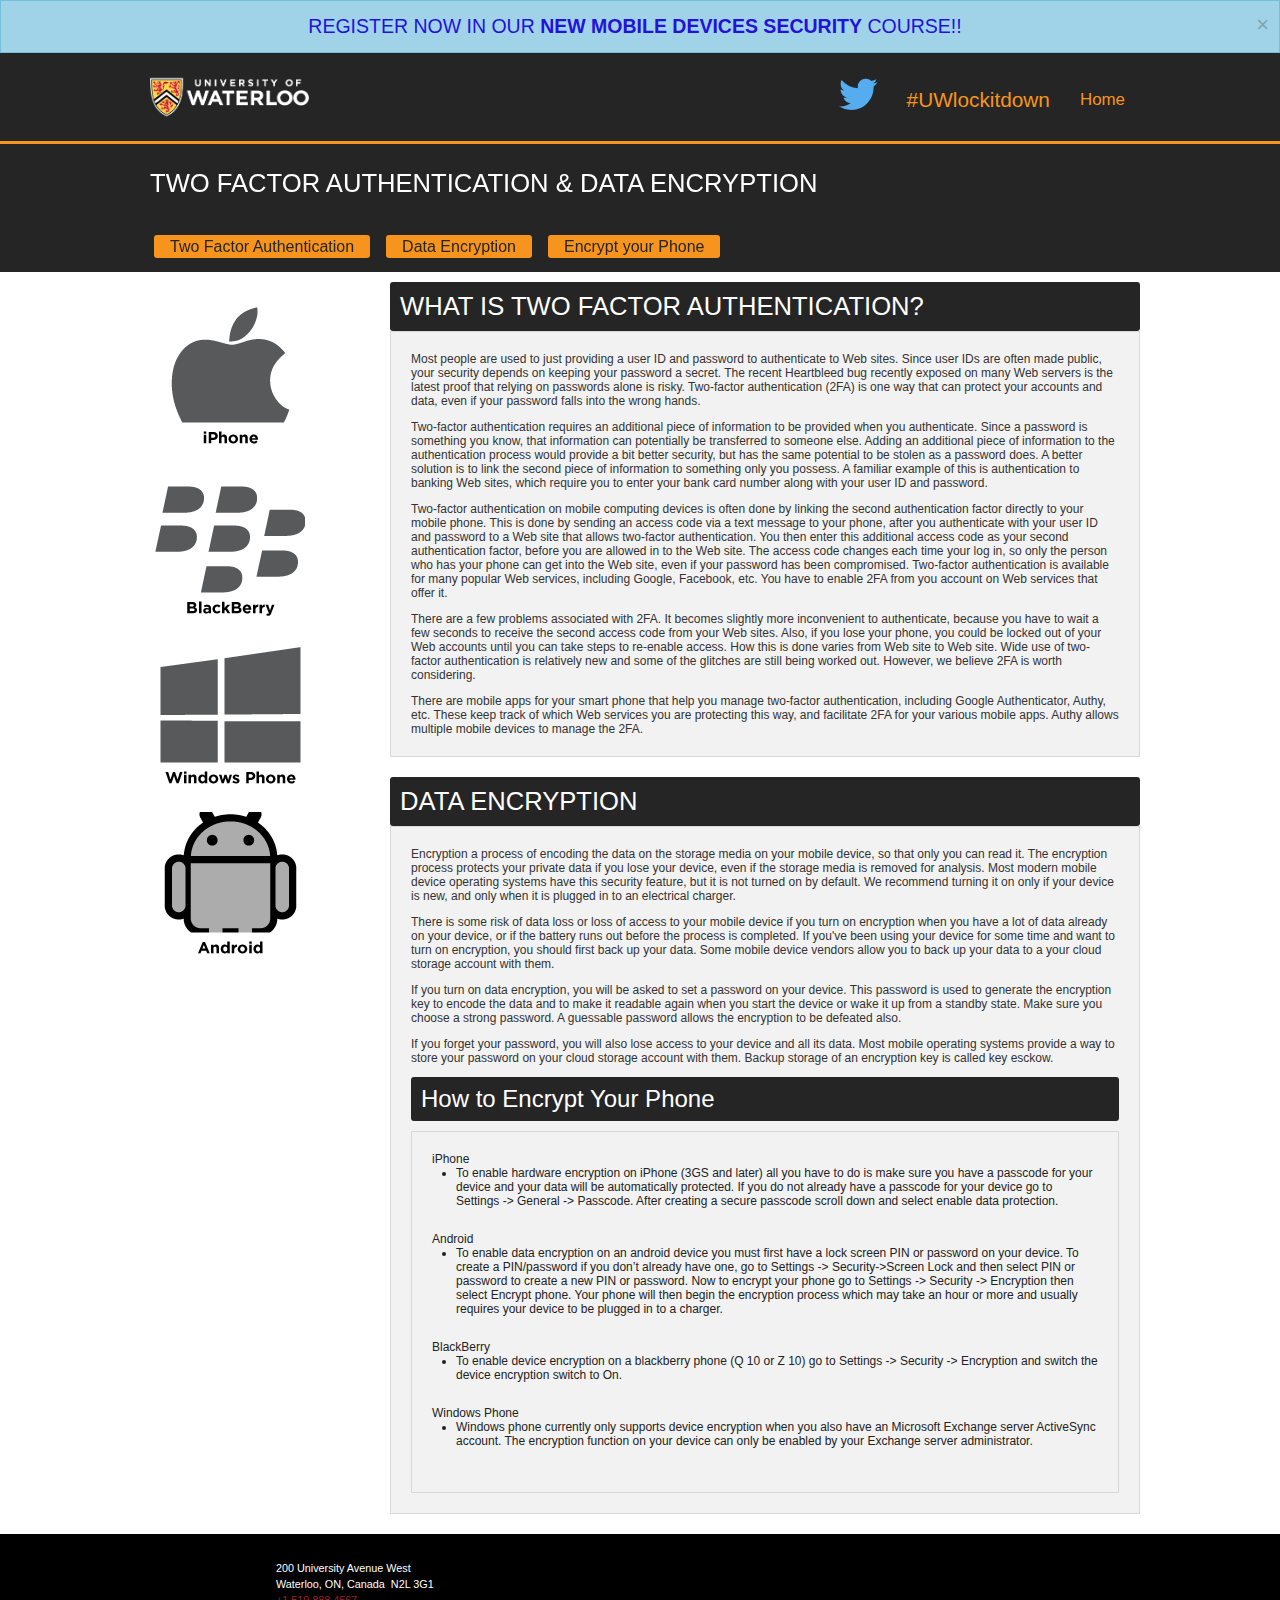
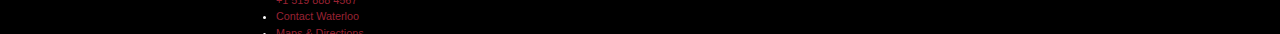
<file: info/2fa.html>
<!DOCTYPE html>
<html xmlns="http://www.w3.org/1999/xhtml">
<head>
    <!--If moving repositories or locations, only the base link needs to be changed-->
    <base href="http://uwaterloo.github.io/lockitdown/" target="_self" />
    <meta charset="utf-8">
    <meta name="viewport" content="width=device-width, initial-scale=1.0">
    <title>UWlockitdown - Two Factor Authentication</title>
    <meta http-equiv="X-UA-Compatible" content="IE=edge" />
    <!-- If you are using CSS version, only link these 2 files, you may add app.css to use for your overrides if you like. -->

    <link href="foundation-5.2.1/css/normalize.css" rel="stylesheet" />
    <link href="foundation-5.2.1/css/foundation.css" rel="stylesheet" />
    <link href="custom/CustomStyleSheet.css" rel="stylesheet" />
    <link href="foundation-icons/foundation-icons.css" rel="stylesheet">
    <link type="text/css" rel="stylesheet" href="http://uwaterloo.github.io/lockitdown/custom/style.css" media="all" />
    <link type="text/css" rel="stylesheet" href="https://uwaterloo.ca/sites/uwaterloo.ca/files/css/css_3hx9OtXQwiJh777W4155jBEc6Be9SPp5-FhSvqTEM-8.css" media="all" />
    <script src="foundation-5.2.1/js/vendor/modernizr.js"></script>
    <script>
  (function(i,s,o,g,r,a,m){i['GoogleAnalyticsObject']=r;i[r]=i[r]||function(){
  (i[r].q=i[r].q||[]).push(arguments)},i[r].l=1*new Date();a=s.createElement(o),
  m=s.getElementsByTagName(o)[0];a.async=1;a.src=g;m.parentNode.insertBefore(a,m)
  })(window,document,'script','//www.google-analytics.com/analytics.js','ga');

  ga('create', 'UA-51475853-1', 'uwaterloo.github.io');
  ga('send', 'pageview');

    </script>
</head>
<body>
    </div>
    <!-- Mailing list Alert -->
    <div data-alert class="alert-box info" style="margin-bottom:0em">
        <a href="mailto:helpdesk@uwaterloo.ca?subject=Register-me-for-SEW-120-Course-NOW!&amp;body=Add me to the mailing list as well"><div style="color: rgb(34, 18, 218);font-family: Arial, Times, serif;font-size: 1.5em;text-align: center;">REGISTER NOW IN OUR <strong>NEW MOBILE DEVICES SECURITY</strong> COURSE!!</div></a>
        <a href="#" class="close">&times;</a>
    </div>
    <div class="header-large">
        <div class="row">
            <div class=" large-12">
                <nav class="top-bar hide-for-small" data-topbar>
                    <div class="uw-logo left">
                        <a href="http://uwaterloo.ca" style="width:169px">
                            <img alt="University of Waterloo Logo" class="header-logo" style="width:169px; height:auto; padding-left:10px; margin-right:25px" src="Images/logo-uwsmall.png" />
                        </a>
                    </div>
                    <section class="top-bar-section">
                        <ul class="right">
                            <li style="margin-top:-3px;height:auto"><a href="https://twitter.com/intent/tweet?text=This%20is%20how%20I%20&&hashtags=UWlockitdown&&url=http%3A%2F%2Fuwaterloo.ca%2Flockitdown"><i class="fi-social-twitter style1" style="font-size:50px"></i></a></li>
                            <li><h3 class="title" style="color:#F7941D; margin-top:5px">#UWlockitdown</h3></li>
                            <li><a href="index.html"><h3 style="color:#F7941D; margin-top:5px" class="title">Home</h3></a></li>
                        </ul>
                    </section>
                </nav>
            </div>
        </div>
    </div>
    <!--/Topbar-->
    <div class="off-canvas-wrap">
        <div class="inner-wrap">
            <nav class="tab-bar show-for-small">
                <section class="left-small">
                    <a class="left-off-canvas-toggle menu-icon"><span></span></a>

                </section>
                <section class="middle tab-bar-section">
                    <div class="uw-logo" style="display:inline-block">
                         <a href="http://uwaterloo.ca" style="width:150px">
                             <img alt="University of Waterloo Logo" class="header-logo" style="width:140px; height:auto; margin-left:0; margin-right:25px; margin-top:-15px" src="Images/logo-uwsmall.png" />
                         </a>
                     </div>
                </section>

            </nav>
            <aside class="left-off-canvas-menu">
                <ul class="off-canvas-list">
                    <li><a href="index.html">Home</a></li>
                    <li><a href="info/ios.html">iOS</a></li>
                    <li class="divider"></li>
                    <li><a href="info/blackberry.html">Blackberry</a></li>
                    <li class="divider"></li>
                    <li><a href="info/windowsphone.html">Windows Phone</a></li>
                    <li class="divider"></li>
                    <li><a href="info/android.html">Android</a></li>
                </ul>
            </aside>
            <a class="exit-off-canvas" href="#"></a>
            <!--/miniBar-->

            <div class="twitter-btn-holder show-for-small">
                <div class="twitter-btn">
                    <a href="https://twitter.com/intent/tweet?text=This%20is%20how%20I%20&&hashtags=UWlockitdown&&url=http%3A%2F%2Fuwaterloo.ca%2Flockitdown"><i class="fi-social-twitter style1" style="font-size:50px"></i></a>
                </div>
            </div>
            <div id="content">
                <div class="section-header">
                    <div class="row">
                        <div class="large-12">
                            <div class="title-holder">
                                <h1 class="page-title">TWO FACTOR AUTHENTICATION & DATA ENCRYPTION</h1>
                            </div>
                            <div class="magellan-container" data-magellan-expedition="fixed">
                                <dl class="sub-nav">
                                    <dd data-magellan-arrival="2fa"><a href="#2fa">Two Factor Authentication</a></dd>
                                    <dd data-magellan-arrival="encryption"><a href="#encryption">Data Encryption</a></dd>
                                    <dd data-magellan-arrival="encrypt"><a href="#encrypt">Encrypt your Phone</a></dd>

                                </dl>
                            </div>
                        </div>
                    </div>
                </div>
                <!-- Document body -->
                <div class="row" style="margin-top:10px">
                    <div class="small-0 medium-3 large-3 columns hide-for-small">
                        <div class="left-menu-holder">
                            <ul class="os-menu-left">
                                <li><a href="info/ios.html"><div class="ios-icon"></div></a>
                                <li><a href="info/blackberry.html"><div class="bb-icon"></div></a>
                                <li><a href="info/windowsphone.html"><div class="win-icon"></div></a>
                                <li><a href="info/android.html"><div class="android-icon"></div></a>
                            </ul>
                        </div>
                    </div>
                    <div class="small-12 medium-8 large-9 columns">
                        <div class="content">
                            <div class="content" id="2fa">
                                <div class="info-body">
                                    <div class="step">
                                        <div class="row" data-equalizer>
                                            <h1 class="page-title" id="password">What is Two Factor Authentication?</h1>
                                            <div class="large-12 columns panel" data-equalizer-watch>
                                                <p>
                                                    Most people are used to just providing a user ID and password to authenticate to Web sites. Since user IDs are often made public, your security depends on keeping your password a secret. The recent Heartbleed bug recently exposed on many Web servers is the latest proof that relying on passwords alone is risky. Two-factor authentication (2FA) is one way that can protect your accounts and data, even if your password falls into the wrong hands.
                                                </p>
                                                <p>
                                                    Two-factor authentication requires an additional piece of information to be provided when you authenticate. Since a password is something you know, that information can potentially be transferred to someone else. Adding an additional piece of information to the authentication process would provide a bit better security, but has the same potential to be stolen as a password does. A better solution is to link the second piece of information to something only you possess. A familiar example of this is authentication to banking Web sites, which require you to enter your bank card number along with your user ID and password.
                                                </p>
                                                <p>
                                                    Two-factor authentication on mobile computing devices is often done by linking the second authentication factor directly to your mobile phone. This is done by sending an access code via a text message to your phone, after you authenticate with your user ID and password to a Web site that allows two-factor authentication. You then enter this additional access code as your second authentication factor, before you are allowed in to the Web site. The access code changes each time your log in, so only the person who has your phone can get into the Web site, even if your password has been compromised. Two-factor authentication is available for many popular Web services, including Google, Facebook, etc. You have to enable 2FA from you account on Web services that offer it.
                                                </p>
                                                <p>
                                                    There are a few problems associated with 2FA. It becomes slightly more inconvenient to authenticate, because you have to wait a few seconds to receive the second access code from your Web sites. Also, if you lose your phone, you could be locked out of your Web accounts until you can take steps to re-enable access. How this is done varies from Web site to Web site. Wide use of two-factor authentication is relatively new and some of the glitches are still being worked out. However, we believe 2FA is worth considering.
                                                </p>
                                                <p>
                                                    There are mobile apps for your smart phone that help you manage two-factor authentication, including Google Authenticator, Authy, etc. These keep track of which Web services you are protecting this way, and facilitate 2FA for your various mobile apps. Authy allows multiple mobile devices to manage the 2FA.
                                                </p>
                                            </div>
                                        </div>
                                    </div>
                                </div>
                            </div>
                        </div>
                    </div>
                    <div class="small-12 medium-8 large-9 columns">
                        <div class="content">
                            <div class="content" id="encryption">
                                <div class="info-body">
                                    <div class="step">
                                        <div class="row" data-equalizer>
                                            <h1 class="page-title" id="encryption">Data Encryption</h1>
                                            <div class="large-12 columns panel" data-equalizer-watch>
                                                <p>
                                                    Encryption a process of encoding the data on the storage media on your mobile device, so that only you can read it. The encryption process protects your private data if you lose your device, even if the storage media is removed for analysis. Most modern mobile device operating systems have this security feature, but it is not turned on by default. We recommend turning it on only if your device is new, and only when it is plugged in to an electrical charger.
                                                </p>
                                                <p>
                                                    There is some risk of data loss or loss of access to your mobile device if you turn on encryption when you have a lot of data already on your device, or if the battery runs out before the process is completed. If you've been using your device for some time and want to turn on encryption, you should first back up your data. Some mobile device vendors allow you to back up your data to a your cloud storage account with them.
                                                </p>
                                                <p>
                                                    If you turn on data encryption, you will be asked to set a password on your device. This password is used to generate the encryption key to encode the data and to make it readable again when you start the device or wake it up from a standby state. Make sure you choose a strong password. A guessable password allows the encryption to be defeated also.
                                                </p>
                                                <p>
                                                    If you forget your password, you will also lose access to your device and all its data. Most mobile operating systems provide a way to store your password on your cloud storage account with them. Backup storage of an encryption key is called key esckow.
                                                </p>
                                            <h2 class="page-title" id="encrypt" style="color:white; font-size:2em">How to Encrypt Your Phone</h2>
                                            <div class="large-12 columns panel" data-equalizer-watch>
                                                    iPhone
                                                    <ul>
                                                        <li>
                                                        To enable hardware encryption on iPhone (3GS and later) all you have to do is make sure you have a passcode for your device and your data will be automatically protected. If you do not already have a passcode for your device go to Settings -> General -> Passcode. After creating a secure passcode scroll down and select enable data protection.
                                                        </li>
                                                    </ul>
                                                    Android
                                                    <ul>
                                                        <li>
                                                        To enable data encryption on an android device you must first have a lock screen PIN or password on your device. To create a PIN/password if you don’t already have one, go to Settings -> Security->Screen Lock and then select PIN or password to create a new PIN or password. Now to encrypt your phone go to Settings -> Security -> Encryption then select Encrypt phone.  Your phone will then begin the encryption process which may take an hour or more and usually requires your device to be plugged in to a charger.
                                                        </li>
                                                    </ul>
                                                    BlackBerry
                                                    <ul>
                                                        <li>
                                                        To enable device encryption on a blackberry phone (Q 10 or Z 10) go to Settings -> Security -> Encryption and switch the device encryption switch to On.
                                                        </li>
                                                    </ul>
                                                    Windows Phone
                                                    <ul>
                                                        <li>
                                                            Windows phone currently only supports device encryption when you also have an Microsoft Exchange server ActiveSync account. The encryption  function on your device can only be enabled by your Exchange server administrator.
                                                        </li>
                                                    </ul>
                                                </p>
                                            </div>
                                        </div>
                                    </div>
                                </div>
                            </div>
                        </div>
                    </div>
                    <div class="small-0 medium-1 large-0"></div>
                </div>
            </div>
        </div>
    </div>
<!-- Footer -->
    <div id="header" style="width:20%">
    
</div>
<div id="container" style="width:80%">
<div id="footer">
    
<div id="uw-footer" class="clearfix">
  <div id="uw-footer-address" about="//uwaterloo.ca/" typeof="v:VCard">
    <div class="element-hidden">
      <div property="v:fn">University of Waterloo</div>
      <div rel="v:org">
        <div property="v:organisation-name">University of Waterloo</div>
      </div>
      <div rel="v:geo">
        <div property="v:latitude">43.471468</div>
        <div property="v:longitude">-80.544205</div>
      </div>
    </div>
    <div rel="v:adr">
      <div property="v:street-address">200 University Avenue West</div>
      <div>
        <span property="v:locality">Waterloo</span>,
        <span property="v:region">ON</span>,
        <span property="v:country-name">Canada</span>&nbsp;
        <span property="v:postal-code">N2L 3G1</span>
      </div>
    </div>
    <div rel="v:tel">
      <a href="tel:+1-519-888-4567" property="rdf:value">+1 519 888 4567</a>
    </div>
  </div>
  
    <ul class="global-menu"><li><a href="//uwaterloo.ca/about/how-find-us/contact-waterloo">Contact Waterloo</a></li><li><a href="//uwaterloo.ca/map/">Maps &amp; Directions</a></li><li><a href="http://hr.uwaterloo.ca/mycareer/">Employment</a></li></ul>
    <ul class="global-menu"><li><a href="//uwaterloo.ca/news/">Media</a></li><li><a href="http://studentservices.uwaterloo.ca/disabilities/">Accessibility</a></li><li><a href="//uwaterloo.ca/about/how-find-us/contact-waterloo/contact-form" accesskey="9">Feedback</a></li></ul>
    <ul class="global-menu"><li><a href="//uwaterloo.ca/privacy/">Privacy</a></li><li><a href="//uwaterloo.ca/copyright">Copyright</a></li></ul>
    <ul class="global-menu social-media"><li><a href="//uwaterloo.ca/social-media/">University of Waterloo social media directory</a></li></ul></div>
  </div>
</div>

    <script src="foundation-5.2.1/js/vendor/jquery.js"></script>
    <noscript>You do not have scripts enabled. Enable scripts to properly view this content.</noscript>
    <script src="foundation-5.2.1/js/foundation.min.js"></script>
    <noscript>You do not have scripts enabled. Enable scripts to properly view this content.</noscript>
    <script>
        $(document).foundation();
    </script>
    <noscript>You do not have scripts enabled. Enable scripts to properly view this content.</noscript>
    <script>!function (d, s, id) { var js, fjs = d.getElementsByTagName(s)[0]; if (!d.getElementById(id)) { js = d.createElement(s); js.id = id; js.src = "https://platform.twitter.com/widgets.js"; fjs.parentNode.insertBefore(js, fjs); } }(document, "script", "twitter-wjs");</script>
    <noscript>You do not have scripts enabled. Enable scripts to properly view this content.</noscript>
</body>
</html>
</file>
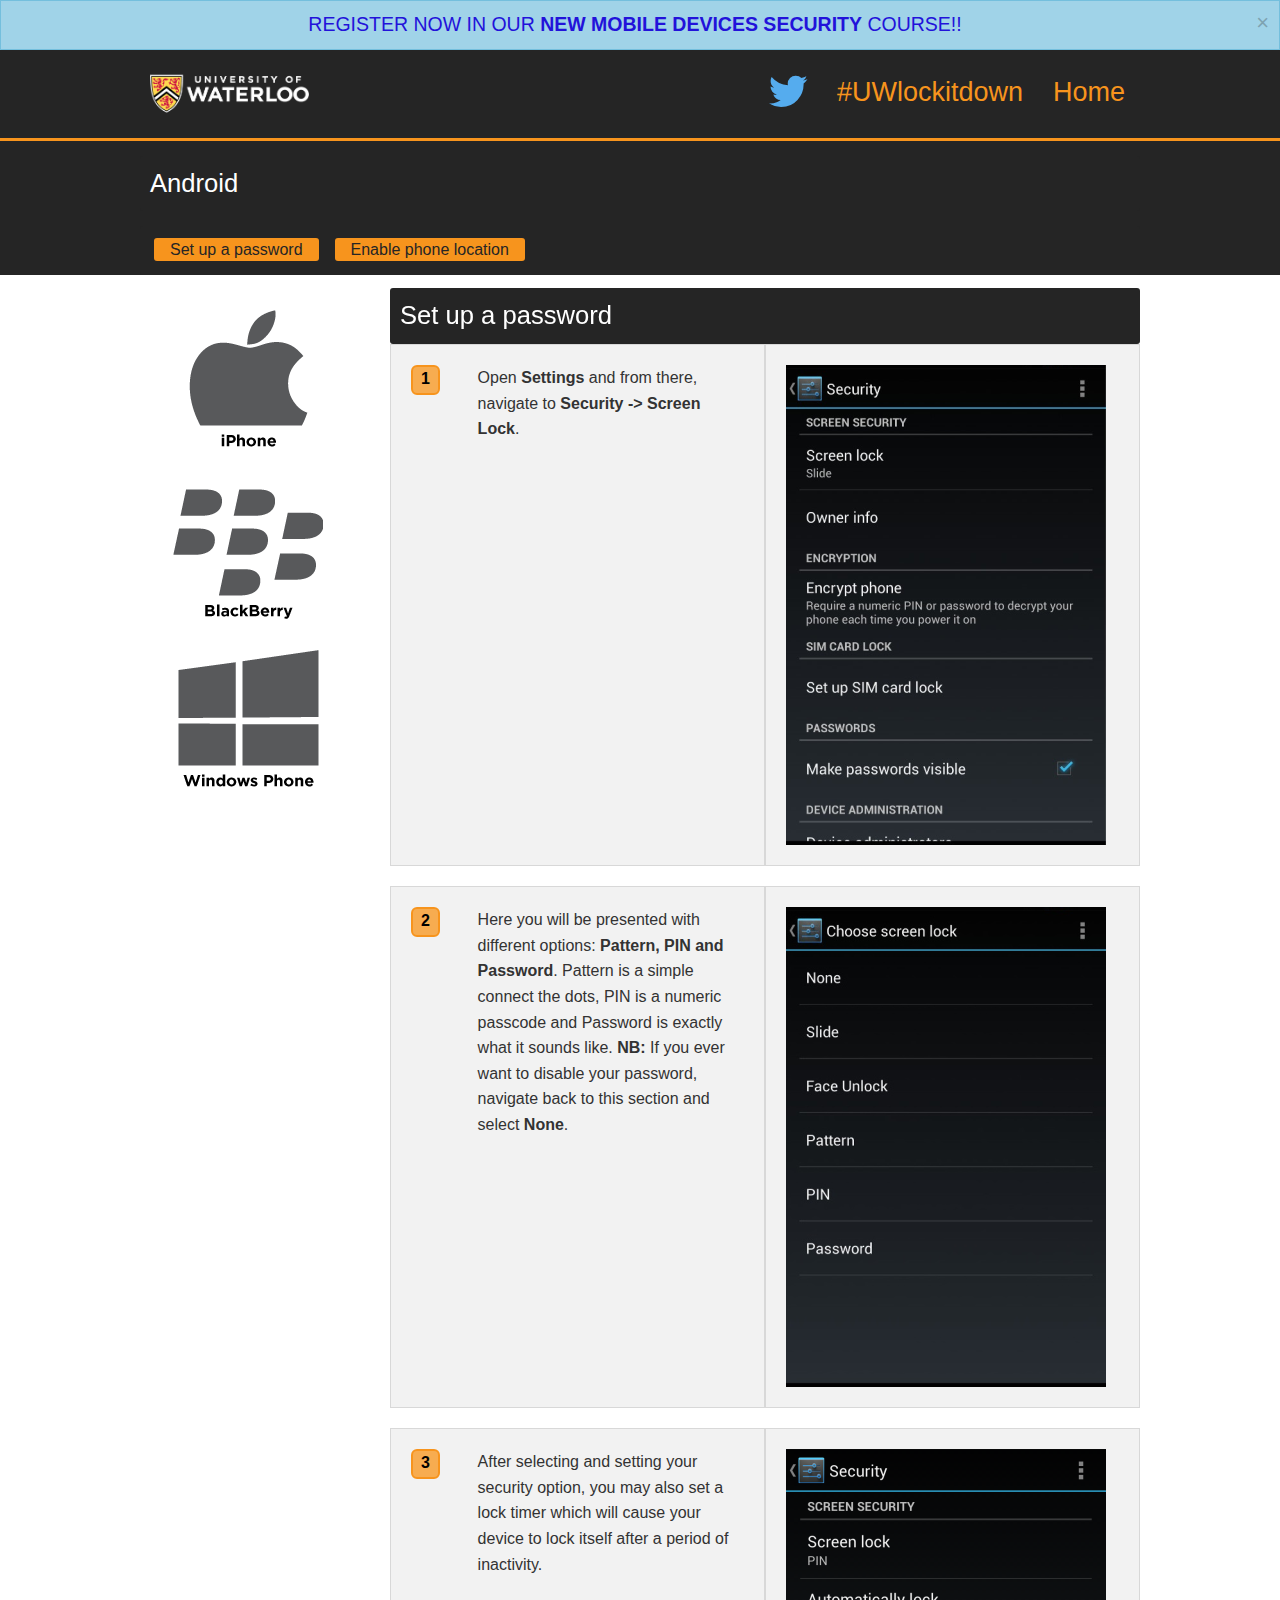
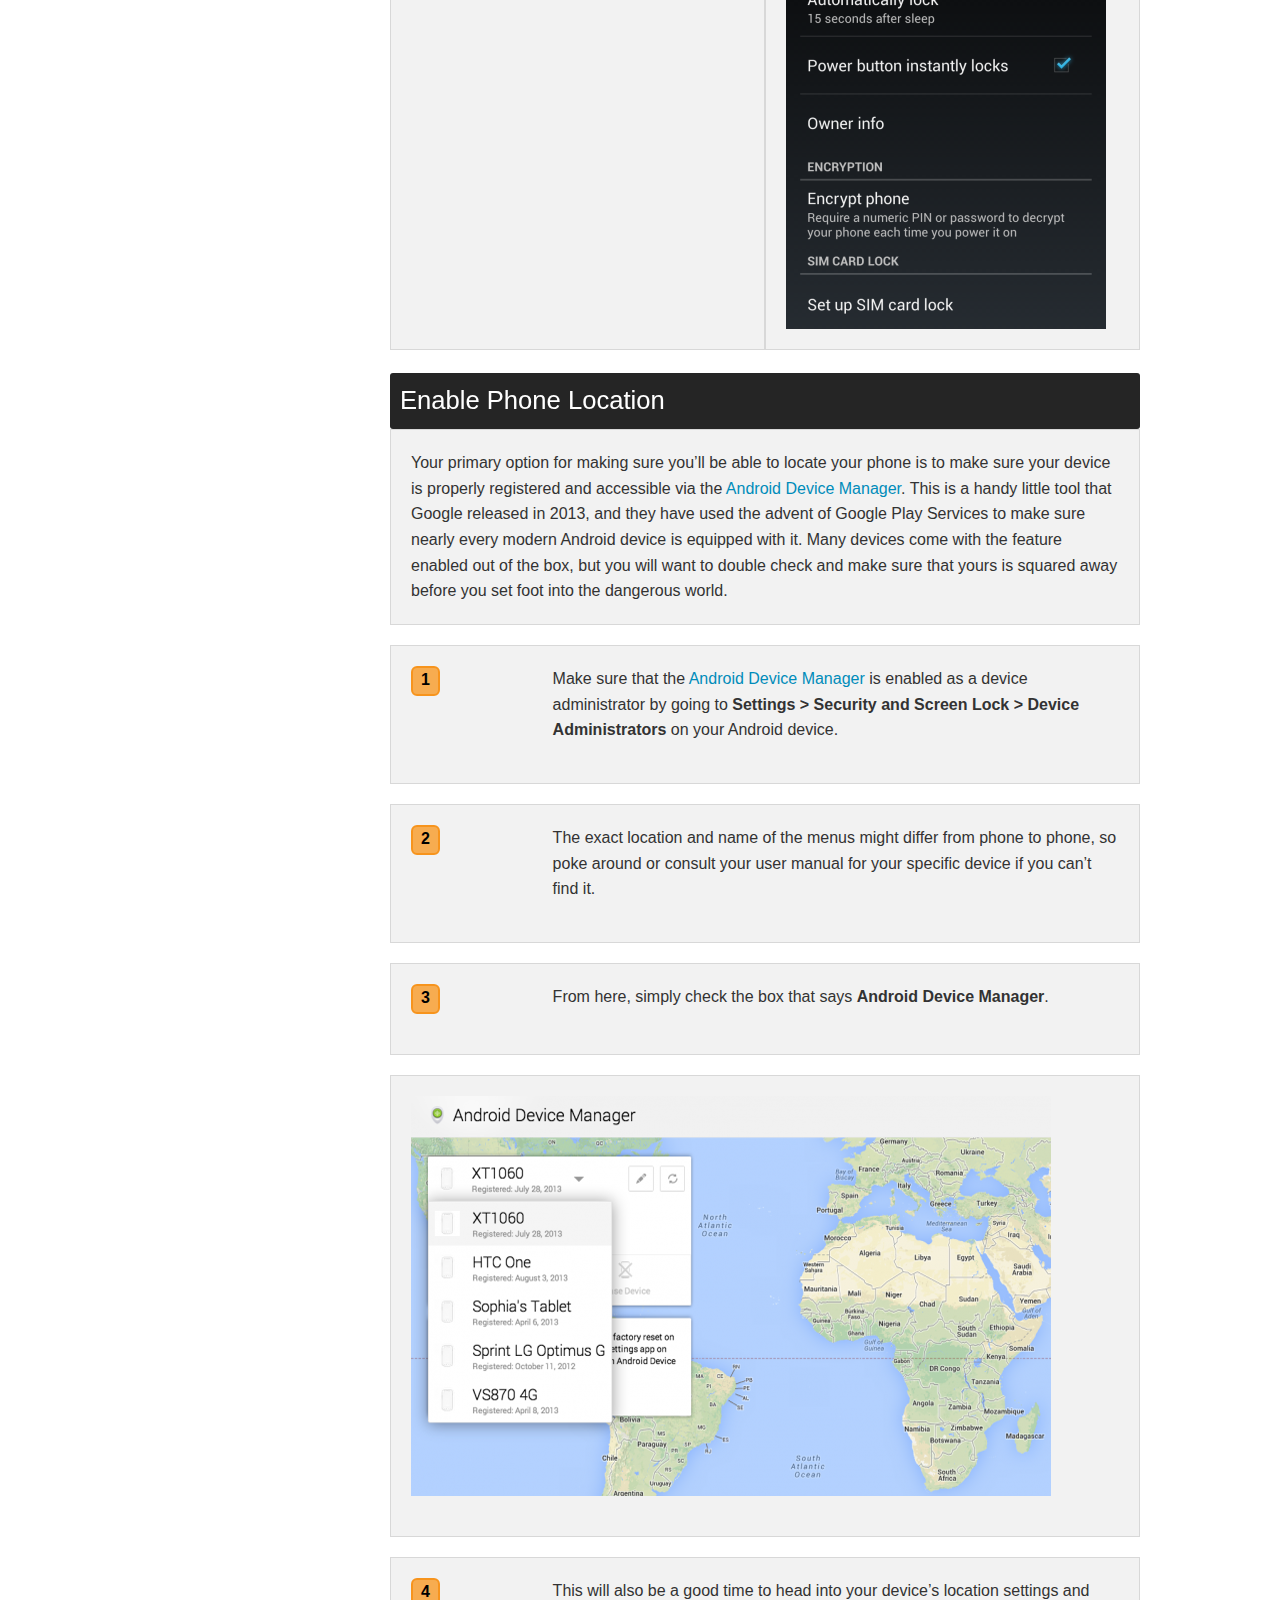
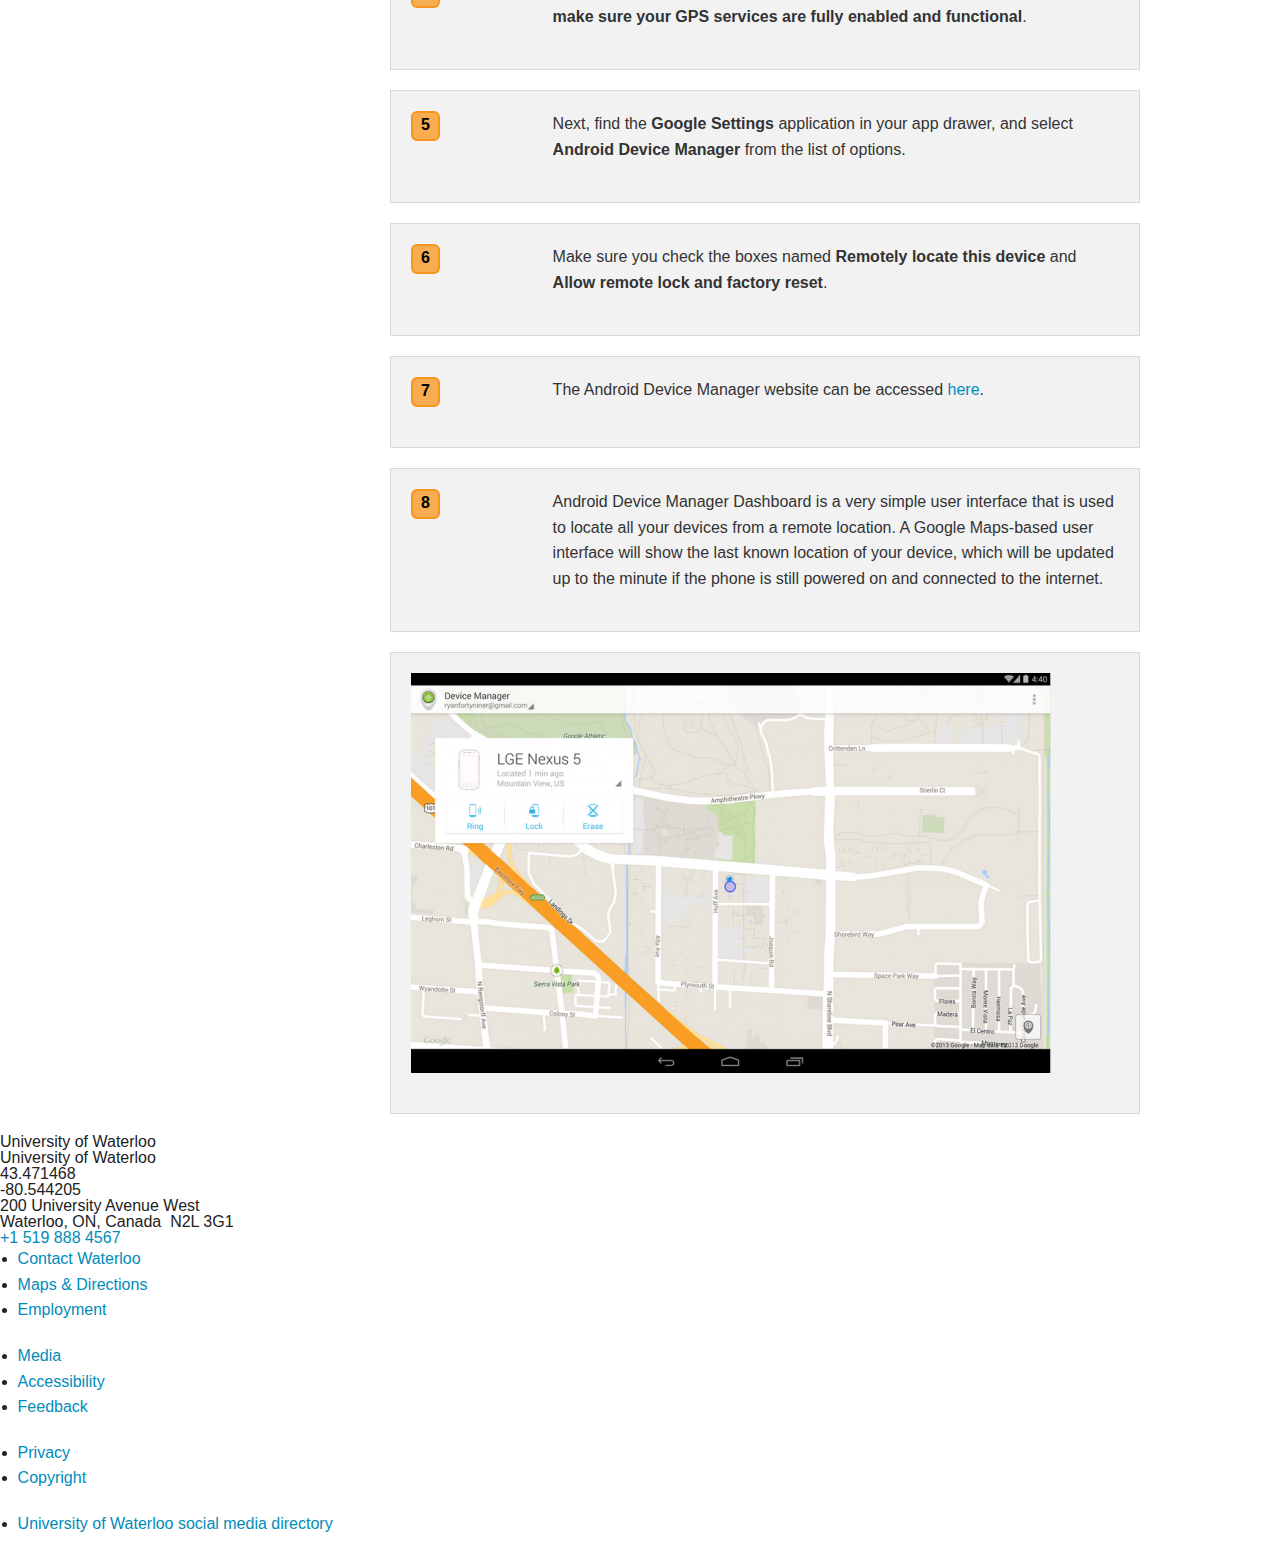
<file: info/android.html>
<!DOCTYPE html>
<html xmlns="http://www.w3.org/1999/xhtml">
<head>
    <!--If moving repositories or locations, only the base link needs to be changed-->
    <base href="http://uwaterloo.github.io/lockitdown/" target="_self" />
    <meta charset="utf-8">
    <meta name="viewport" content="width=device-width, initial-scale=1.0">
    <title>UWlockitdown - Android</title>
    <meta http-equiv="X-UA-Compatible" content="IE=edge" />
    <!-- If you are using CSS version, only link these 2 files, you may add app.css to use for your overrides if you like. -->

    <link href="foundation-5.2.1/css/normalize.css" rel="stylesheet" />
    <link href="foundation-5.2.1/css/foundation.css" rel="stylesheet" />
    <link href="custom/CustomStyleSheet.css" rel="stylesheet" />
    <link href="foundation-icons/foundation-icons.css" rel="stylesheet">
    <link type="text/css" rel="stylesheet" href="http://uwaterloo.github.io/lockitdown/custom/style1.css" media="all" />
    <link type="text/css" rel="stylesheet" href="https://uwaterloo.ca/sites/uwaterloo.ca/files/css/css_3hx9OtXQwiJh777W4155jBEc6Be9SPp5-FhSvqTEM-8.css" media="all" />
    <script src="foundation-5.2.1/js/vendor/modernizr.js"></script>
    <script>
  (function(i,s,o,g,r,a,m){i['GoogleAnalyticsObject']=r;i[r]=i[r]||function(){
  (i[r].q=i[r].q||[]).push(arguments)},i[r].l=1*new Date();a=s.createElement(o),
  m=s.getElementsByTagName(o)[0];a.async=1;a.src=g;m.parentNode.insertBefore(a,m)
  })(window,document,'script','//www.google-analytics.com/analytics.js','ga');

  ga('create', 'UA-51475853-2', 'uwaterloo.github.io');
  ga('send', 'pageview');

</script>
</head>
<body>
    <!-- Mailing list Alert -->
    <div data-alert class="alert-box info" style="margin-bottom:0em">
        <a href="mailto:helpdesk@uwaterloo.ca?subject=Register-me-for-SEW-120-Course-NOW!&amp;body=Add me to the mailing list as well"><div style="color: rgb(34, 18, 218);font-family: Arial, Times, serif;font-size: 1.5em;text-align: center;">REGISTER NOW IN OUR <strong>NEW MOBILE DEVICES SECURITY</strong> COURSE!!</div></a>
        <a href="#" class="close">&times;</a>
    </div>
    <div class="header-large">
        <div class="row">
            <div class=" large-12">
                <nav class="top-bar hide-for-small" data-topbar>
                    <div class="uw-logo left">
                        <a href="http://uwaterloo.ca" style="width:169px">
                            <img alt="University of Waterloo Logo" class="header-logo" style="width:169px; height:auto; padding-left:10px; margin-right:25px" src="Images/logo-uwsmall.png" />
                        </a>
                    </div>
                    <section class="top-bar-section">
                        <ul class="right">
                            <li style="margin-top:-3px;height:auto"><a href="https://twitter.com/intent/tweet?text=This%20is%20how%20I%20&&hashtags=UWlockitdown&&url=http%3A%2F%2Fuwaterloo.ca%2Flockitdown"><i class="fi-social-twitter style1" style="font-size:50px"></i></a></li>
                            <li><h3 class="title" style="color:#F7941D; margin-top:5px">#UWlockitdown</h3></li>
                            <li><a href="index.html"><h3 style="color:#F7941D; margin-top:5px" class="title">Home</h3></a></li>
                        </ul>
                    </section>
                </nav>
            </div>
        </div>
    </div>
    <!--/Topbar-->
    <div class="off-canvas-wrap">
        <div class="inner-wrap">
            <nav class="tab-bar show-for-small">
                <section class="left-small">
                    <a class="left-off-canvas-toggle menu-icon"><span></span></a>

                </section>
                <section class="middle tab-bar-section">
                    <div class="uw-logo" style="display:inline-block">
                         <a href="http://uwaterloo.ca" style="width:150px">
                             <img alt="University of Waterloo Logo" class="header-logo" style="width:140px; height:auto; margin-left:0; margin-right:25px; margin-top:-15px" src="Images/logo-uwsmall.png" />
                         </a>
                     </div>
                </section>

            </nav>
            <aside class="left-off-canvas-menu">
                <ul class="off-canvas-list">
                    <li><a href="index.html">Home</a></li>
                    <li><a href="info/ios.html">iOS</a></li>
                    <li class="divider"></li>
                    <li><a href="info/blackberry.html">Blackberry</a></li>
                    <li class="divider"></li>
                    <li><a href="info/windowsphone.html">Windows Phone</a></li>
                    <li class="divider"></li>
                    <li><a href="info/2fa.html">Two Factor Authentication & Encryption</a></li>
                </ul>
            </aside>
            <a class="exit-off-canvas" href="#"></a>
            <!--/miniBar-->

            <div class="twitter-btn-holder show-for-small">
                <div class="twitter-btn">
                    <a href="https://twitter.com/intent/tweet?text=This%20is%20how%20I%20&&hashtags=UWlockitdown&&url=http%3A%2F%2Fuwaterloo.ca%2Flockitdown"><i class="fi-social-twitter style1" style="font-size:50px"></i></a>
                </div>
            </div>
            </div>
            <div id="content">
                <div class="section-header">
                    <div class="row">
                        <div class="large-12">
                            <div class="title-holder">
                                <h1 class="page-title">Android</h1>
                            </div>
                            <div class="magellan-container" data-magellan-expedition="fixed">
                                <dl class="sub-nav">
                                    <dd data-magellan-arrival="password"><a href="#password">Set up a password</a></dd>
                                    <dd data-magellan-arrival="findPhone"><a href="#findPhone">Enable phone location</a></dd>

                                </dl>
                            </div>
                        </div>
                    </div>
                </div>

                <div class="row" style="margin-top:10px">
                    <div class="small-0 medium-3 large-3 columns hide-for-small">
                        <div class="left-menu-holder">
                            <ul class="os-menu-left">
                                <li><a href="info/ios.html"><div class="ios-icon"></div></a>
                                <li><a href="info/blackberry.html"><div class="bb-icon"></div></a>
                                <li><a href="info/windowsphone.html"><div class="win-icon"></div></a>
                                <li><a href="info/2fa.html"><div class="auth-icon"></div></a>
                            </ul>
                        </div>
                    </div>

                    <!--Steps-->
                    <div class="small-12 medium-8 large-9 columns">

                        <div class="content">
                            <div class="info-body">
                                <div class="step">
                                    <div class="row" data-equalizer>
                                        <h1 class="page-title" id="password">Set up a password</h1>
                                        <div class="large-6 columns panel" data-equalizer-watch>
                                            <span class="label numbering">1</span>
                                            <div class="paragraph">
                                                <p>
                                                    Open <strong>Settings</strong> and from there, navigate to
                                                    <strong>Security -> Screen Lock</strong>.
                                                </p>
                                            </div>
                                        </div>
                                        <div class="large-6 columns panel" data-equalizer-watch>
                                            <div class="donot-delete" style="height:480px">
                                                <img alt="Android password setup screen one"src="Images/Android_Screen_1.png" />
                                            </div>
                                        </div>
                                    </div>
                                </div>
                                <div class="step">
                                    <div class="row" data-equalizer>
                                        <div class="large-6 columns panel" data-equalizer-watch>
                                            <span class="label numbering">2</span>
                                            <div class="paragraph">
                                                <p>
                                                    Here you will be presented with different options: <strong>Pattern, PIN and Password</strong>.
                                                    Pattern is a simple connect the dots, PIN is a numeric passcode and Password is exactly what it sounds like.
                                                    <strong>NB:</strong> If you ever want to disable your password, navigate back to this section and select <strong>None</strong>.
                                                </p>
                                            </div>
                                        </div>
                                        <div class="large-6 columns panel" data-equalizer-watch>
                                            <div class="donot-delete" style="height:480px">
                                                <img alt="Android password setup screen two" src="Images/Android_Screen_2.png" />
                                            </div>
                                        </div>
                                    </div>
                                </div>
                                <div class="step">
                                    <div class="row" data-equalizer>
                                        <div class="large-6 columns panel" data-equalizer-watch>
                                            <span class="label numbering">3</span>
                                            <div class="paragraph">
                                                <p>
                                                    After selecting and setting your security option, you may also set a lock timer which will cause your
                                                    device to lock itself after a period of inactivity.
                                                </p>
                                            </div>
                                        </div>
                                        <div class="large-6 columns panel" data-equalizer-watch>
                                            <div class="donot-delete" style="height:480px">
                                                <img alt="Android password setup screen three" src="Images/Android_Screen_3.png" />
                                            </div>
                                        </div>
                                    </div>
                                </div>
                            </div>
                            <div class="content" id="findPhone">
                                <div class="info-body">
                                    <div class="step">
                                        <div class="row" data-equalizer>
                                            <h1 class="page-title" id="password">Enable Phone Location</h1>
                                            <div class="large-12 columns panel" data-equalizer-watch>
                                                <p>
                                                    Your primary option for making sure you’ll be able to locate your phone is to make sure your device is properly registered and accessible via the <a href="https://www.google.com/android/devicemanager">Android Device Manager</a>.
                                                    This is a handy little tool that Google released in 2013, and they have used the advent of Google Play Services to make sure nearly every modern Android device is equipped with it. Many devices come with the feature enabled out of the box, but you will want to double check and make sure that yours is squared away before you set foot into the dangerous world.
                                                </p>
                                            </div>
                                        </div>
                                    </div>
                                    <div class="step">
                                        <div class="row" data-equalizer>
                                            <div class="large-12 columns panel" data-equalizer-watch>
                                                <span class="label numbering">1</span>
                                                <div class="paragraph">
                                                    <p>
                                                        Make sure that the <a href="https://www.google.com/android/devicemanager">Android Device Manager</a> is enabled as a device administrator by going to <strong>Settings > Security and Screen Lock > Device Administrators</strong> on your Android device.
                                                    </p>
                                                </div>
                                            </div>
                                        </div>
                                    </div>
                                    <div class="step">
                                        <div class="row" data-equalizer>
                                            <div class="large-12 columns panel" data-equalizer-watch>
                                                <span class="label numbering">2</span>
                                                <div class="paragraph">
                                                    <p>
                                                        The exact location and name of the menus might differ from phone to phone, so poke around or consult your user manual for your specific device if you can’t find it.
                                                    </p>
                                                </div>
                                            </div>
                                        </div>
                                    </div>
                                    <div class="step">
                                        <div class="row" data-equalizer>
                                            <div class="large-12 columns panel" data-equalizer-watch>
                                                <span class="label numbering">3</span>
                                                <div class="paragraph">
                                                    <p>
                                                        From here, simply check the box that says <strong>Android Device Manager</strong>.
                                                    </p>
                                                </div>
                                            </div>
                                        </div>
                                    </div>
                                    <div class="step">
                                        <div class="row" data-equalizer>
                                            <div class="large-12 columns panel" data-equalizer-watch>
                                                <div class="donot-delete" style="height:420px">
                                                    <img alt="Find your Android screen one" src="Images/androidfyf1.png" />
                                                </div>
                                            </div>
                                        </div>
                                    </div>
                                    <div class="step">
                                        <div class="row" data-equalizer>
                                            <div class="large-12 columns panel" data-equalizer-watch>
                                                <span class="label numbering">4</span>
                                                <div class="paragraph">
                                                    <p>
                                                        This will also be a good time to head into your device’s location settings and <strong>make sure your GPS services are fully enabled and functional</strong>.
                                                    </p>
                                                </div>
                                            </div>
                                        </div>
                                    </div>
                                    <div class="step">
                                        <div class="row" data-equalizer>
                                            <div class="large-12 columns panel" data-equalizer-watch>
                                                <span class="label numbering">5</span>
                                                <div class="paragraph">
                                                    <p>
                                                        Next, find the <strong>Google Settings</strong> application in your app drawer, and select <strong>Android Device Manager</strong> from the list of options.
                                                    </p>
                                                </div>
                                            </div>
                                        </div>
                                    </div>
                                    <div class="step">
                                        <div class="row" data-equalizer>
                                            <div class="large-12 columns panel" data-equalizer-watch>
                                                <span class="label numbering">6</span>
                                                <div class="paragraph">
                                                    <p>
                                                        Make sure you check the boxes named <strong>Remotely locate this device</strong> and <strong>Allow remote lock and factory reset</strong>.
                                                    </p>
                                                </div>
                                            </div>
                                        </div>
                                    </div>
                                    <div class="step">
                                        <div class="row" data-equalizer>
                                            <div class="large-12 columns panel" data-equalizer-watch>
                                                <span class="label numbering">7</span>
                                                <div class="paragraph">
                                                    <p>
                                                        The Android Device Manager website can be accessed <a href="https://www.google.com/android/devicemanager">here</a>.
                                                    </p>
                                                </div>
                                            </div>
                                        </div>
                                    </div>
                                    <div class="step">
                                        <div class="row" data-equalizer>
                                            <div class="large-12 columns panel" data-equalizer-watch>
                                                <span class="label numbering">8</span>
                                                <div class="paragraph">
                                                    <p>
                                                        Android Device Manager Dashboard is a very simple user interface that is used to locate all your devices from a remote location. A Google Maps-based user interface will show the last known location of your device, which will be updated up to the minute if the phone is still powered on and connected to the internet.
                                                    </p>
                                                </div>
                                            </div>
                                        </div>
                                    </div>
                                    <div class="step">
                                        <div class="row" data-equalizer>
                                            <div class="large-12 columns panel" data-equalizer-watch>
                                                <div class="donot-delete" style="height:420px">
                                                    <img alt="Find your Android screen two" src="Images/androidfyf2.png" />
                                                </div>
                                            </div>
                                        </div>
                                    </div>
                                </div>
                            </div>
                        </div>
                    </div>

                    <div class="small-0 medium-1 large-0"></div>
                </div>
            </div>
        </div>
    </div>
<!-- Footer -->
    <div id="header" style="width:20%">
    
</div>
<div id="container" style="width:80%">
<div id="footer">
    
<div id="uw-footer" class="clearfix">
  <div id="uw-footer-address" about="//uwaterloo.ca/" typeof="v:VCard">
    <div class="element-hidden">
      <div property="v:fn">University of Waterloo</div>
      <div rel="v:org">
        <div property="v:organisation-name">University of Waterloo</div>
      </div>
      <div rel="v:geo">
        <div property="v:latitude">43.471468</div>
        <div property="v:longitude">-80.544205</div>
      </div>
    </div>
    <div rel="v:adr">
      <div property="v:street-address">200 University Avenue West</div>
      <div>
        <span property="v:locality">Waterloo</span>,
        <span property="v:region">ON</span>,
        <span property="v:country-name">Canada</span>&nbsp;
        <span property="v:postal-code">N2L 3G1</span>
      </div>
    </div>
    <div rel="v:tel">
      <a href="tel:+1-519-888-4567" property="rdf:value">+1 519 888 4567</a>
    </div>
  </div>
  
    <ul class="global-menu"><li><a href="//uwaterloo.ca/about/how-find-us/contact-waterloo">Contact Waterloo</a></li><li><a href="//uwaterloo.ca/map/">Maps &amp; Directions</a></li><li><a href="http://hr.uwaterloo.ca/mycareer/">Employment</a></li></ul>
    <ul class="global-menu"><li><a href="//uwaterloo.ca/news/">Media</a></li><li><a href="http://studentservices.uwaterloo.ca/disabilities/">Accessibility</a></li><li><a href="//uwaterloo.ca/about/how-find-us/contact-waterloo/contact-form" accesskey="9">Feedback</a></li></ul>
    <ul class="global-menu"><li><a href="//uwaterloo.ca/privacy/">Privacy</a></li><li><a href="//uwaterloo.ca/copyright">Copyright</a></li></ul>
    <ul class="global-menu social-media"><li><a href="//uwaterloo.ca/social-media/">University of Waterloo social media directory</a></li></ul></div>
  </div>
</div>

    <script src="foundation-5.2.1/js/vendor/jquery.js"></script>
    <noscript>You do not have scripts enabled. Enable scripts to properly view this content.</noscript>
    <script src="foundation-5.2.1/js/foundation.min.js"></script>
    <noscript>You do not have scripts enabled. Enable scripts to properly view this content.</noscript>
    <script>
        $(document).foundation();
    </script>
    <noscript>You do not have scripts enabled. Enable scripts to properly view this content.</noscript>
    <script>!function (d, s, id) { var js, fjs = d.getElementsByTagName(s)[0]; if (!d.getElementById(id)) { js = d.createElement(s); js.id = id; js.src = "https://platform.twitter.com/widgets.js"; fjs.parentNode.insertBefore(js, fjs); } }(document, "script", "twitter-wjs");</script>
    <noscript>You do not have scripts enabled. Enable scripts to properly view this content.</noscript>
</body>
</html>
</file>
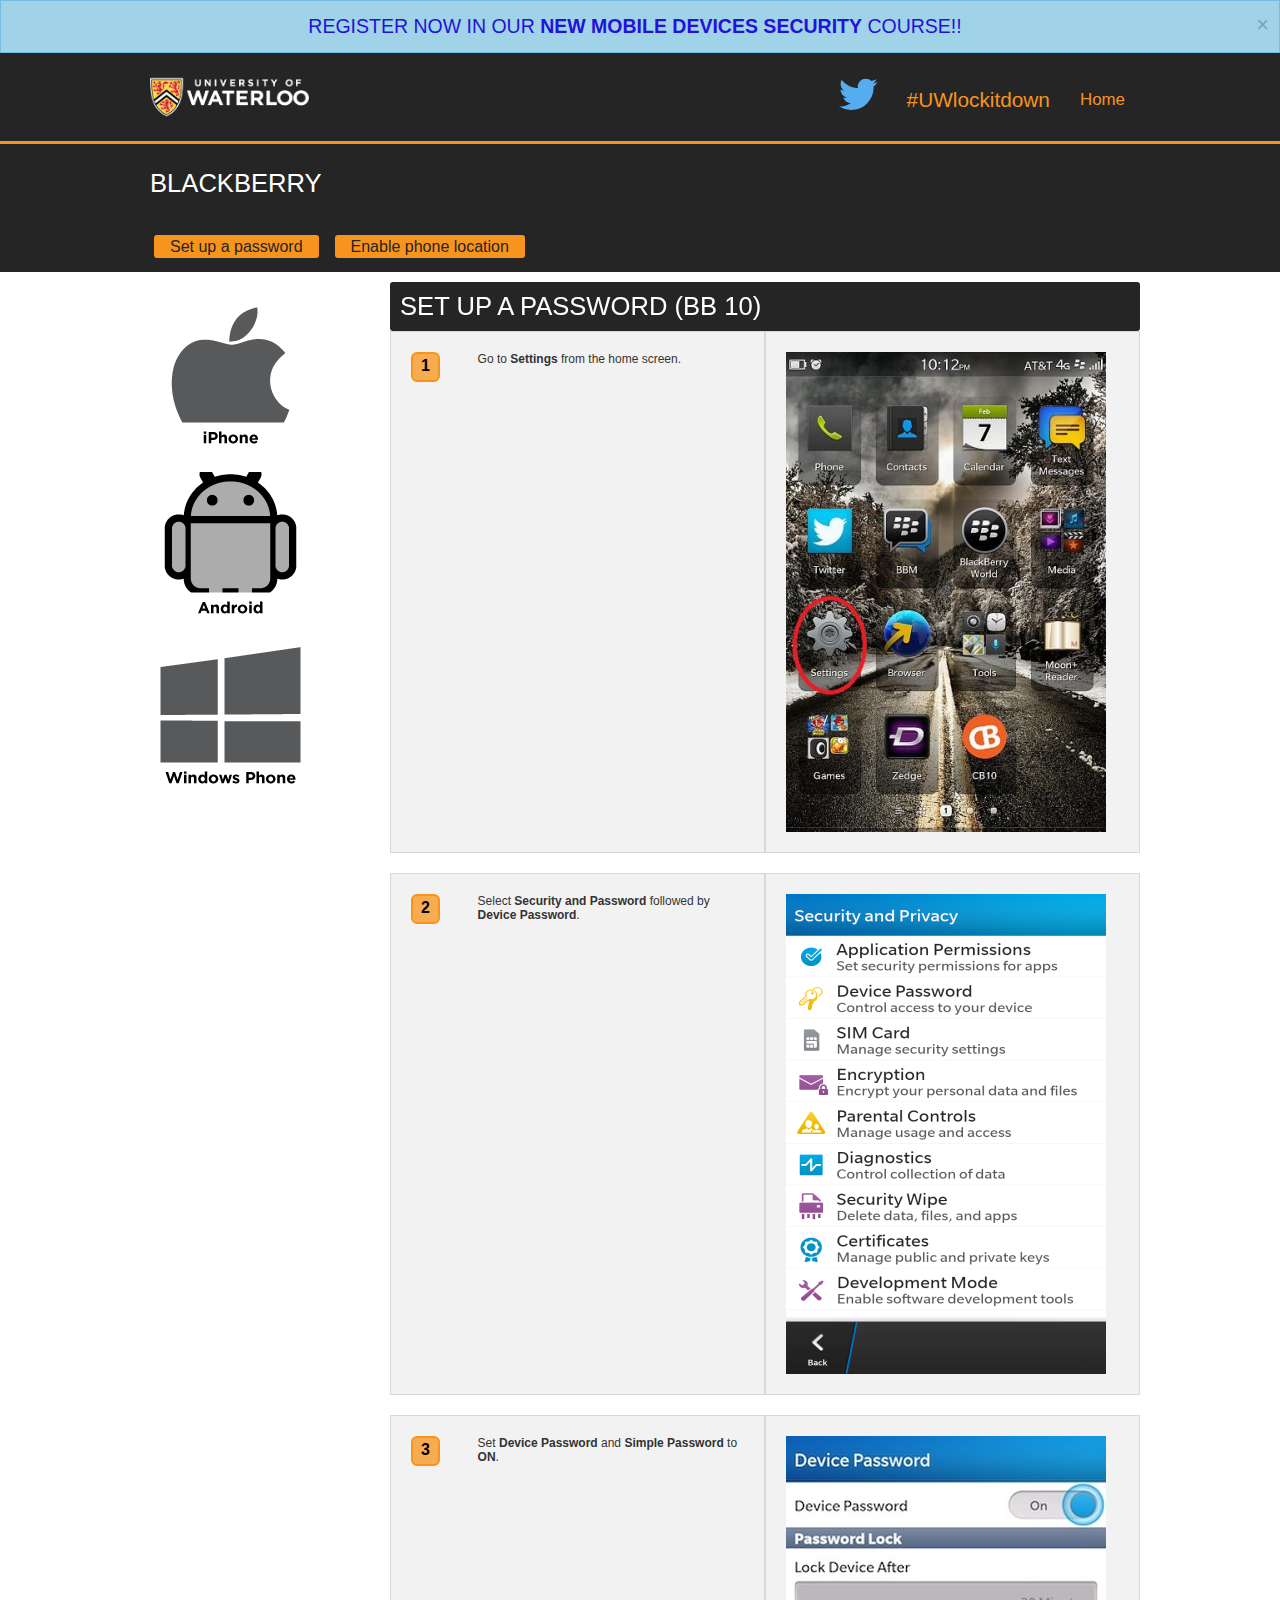
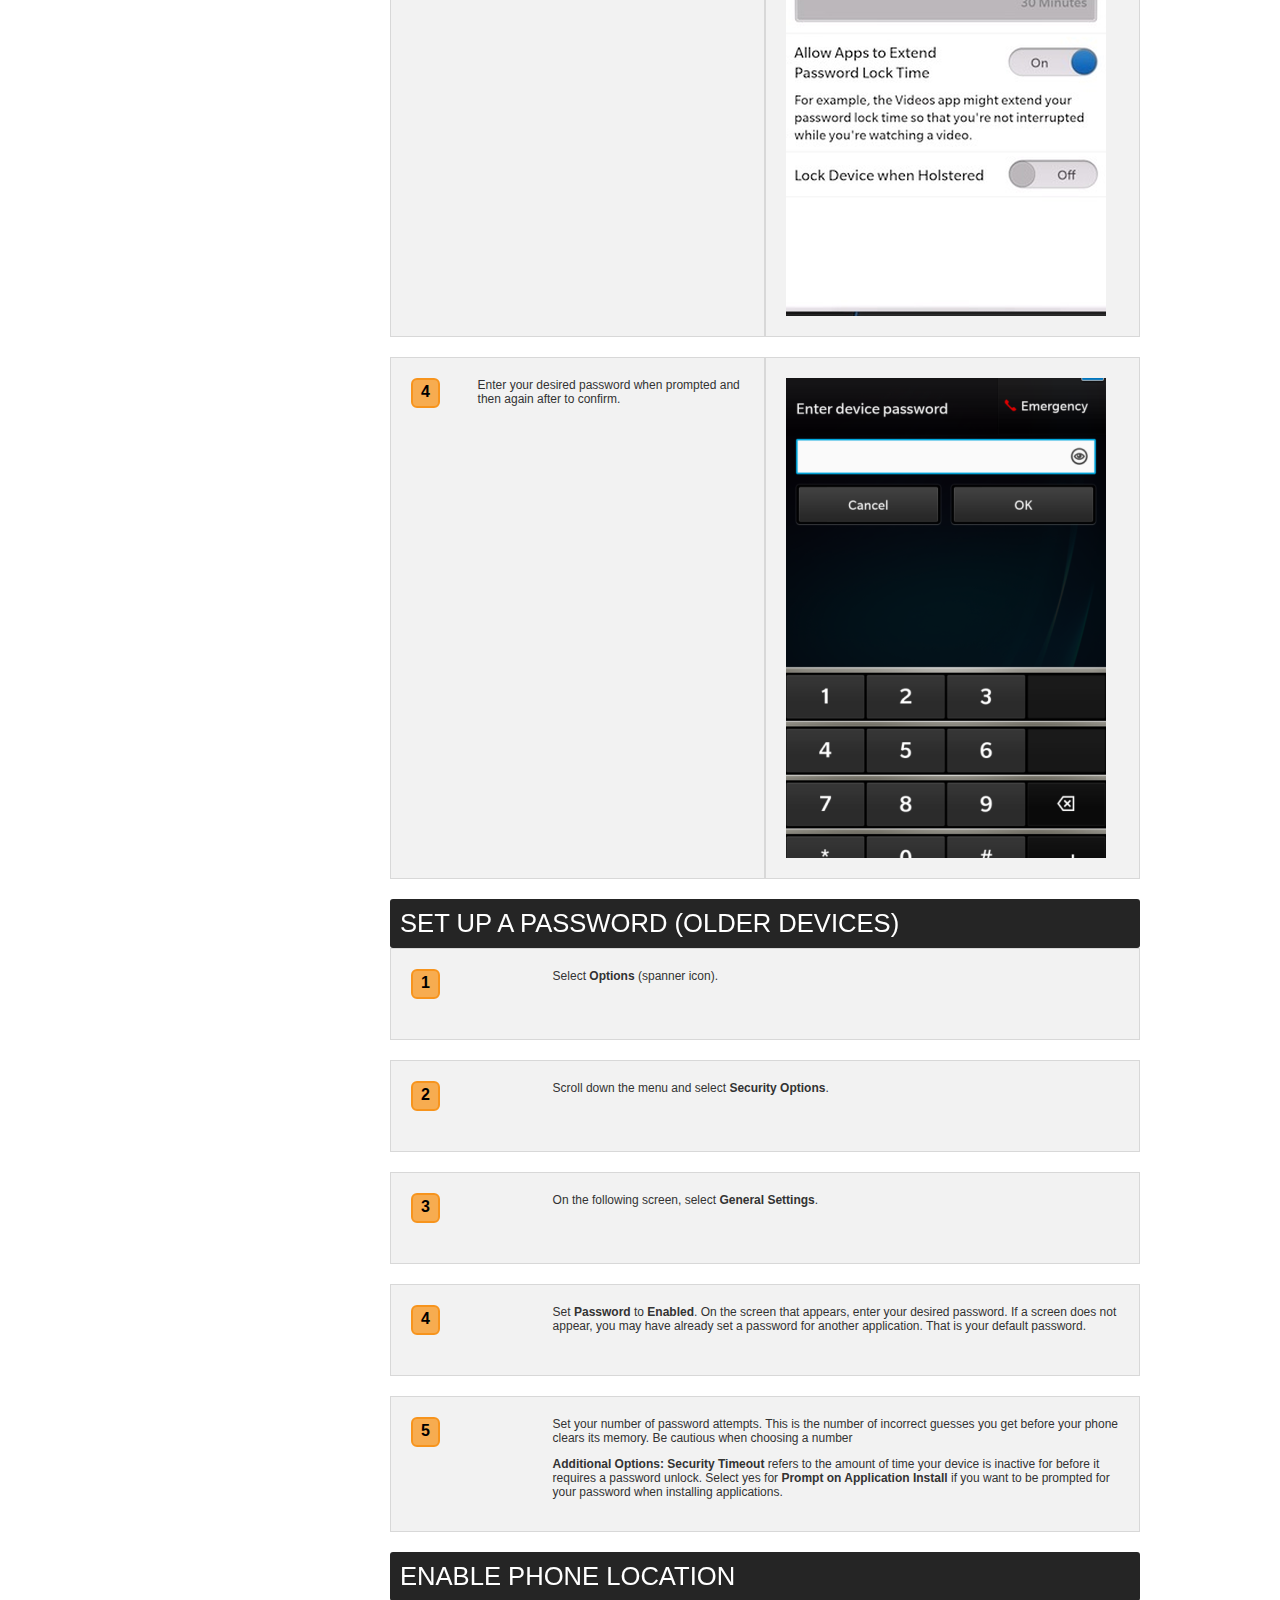
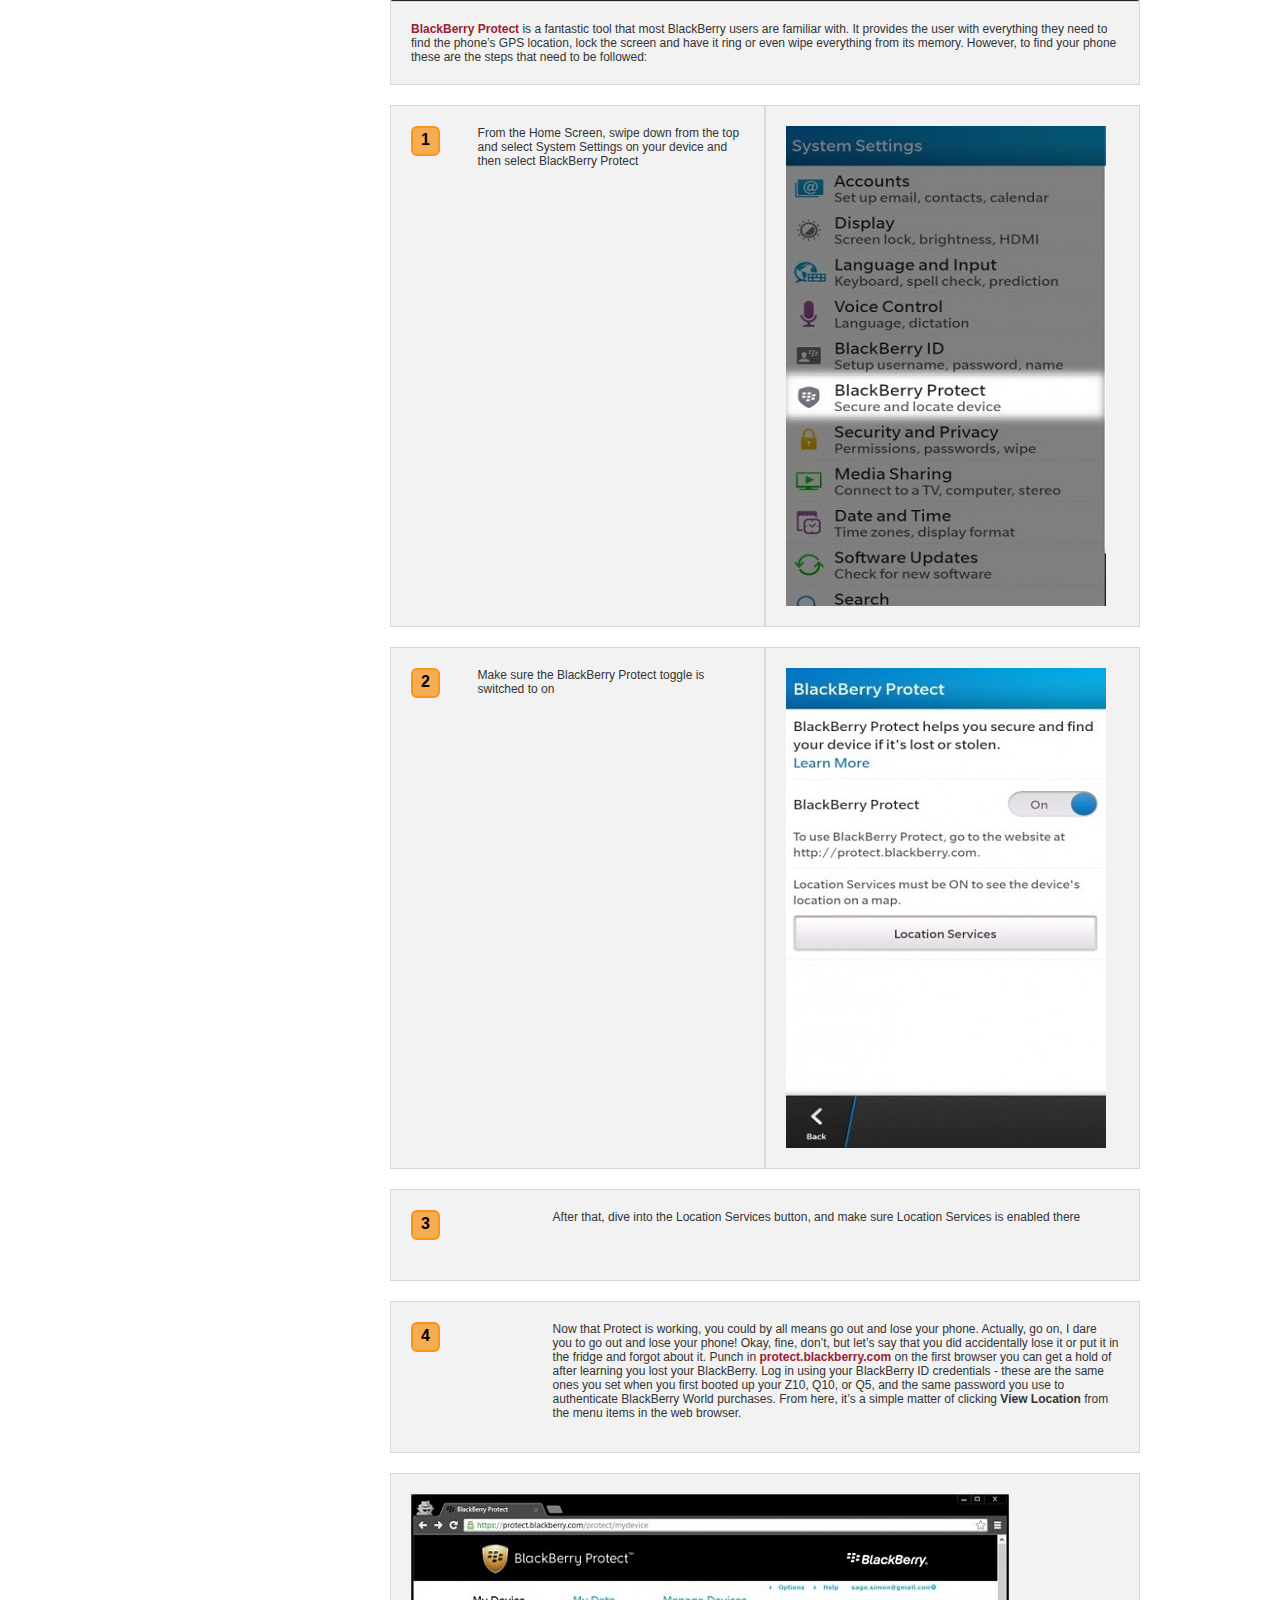
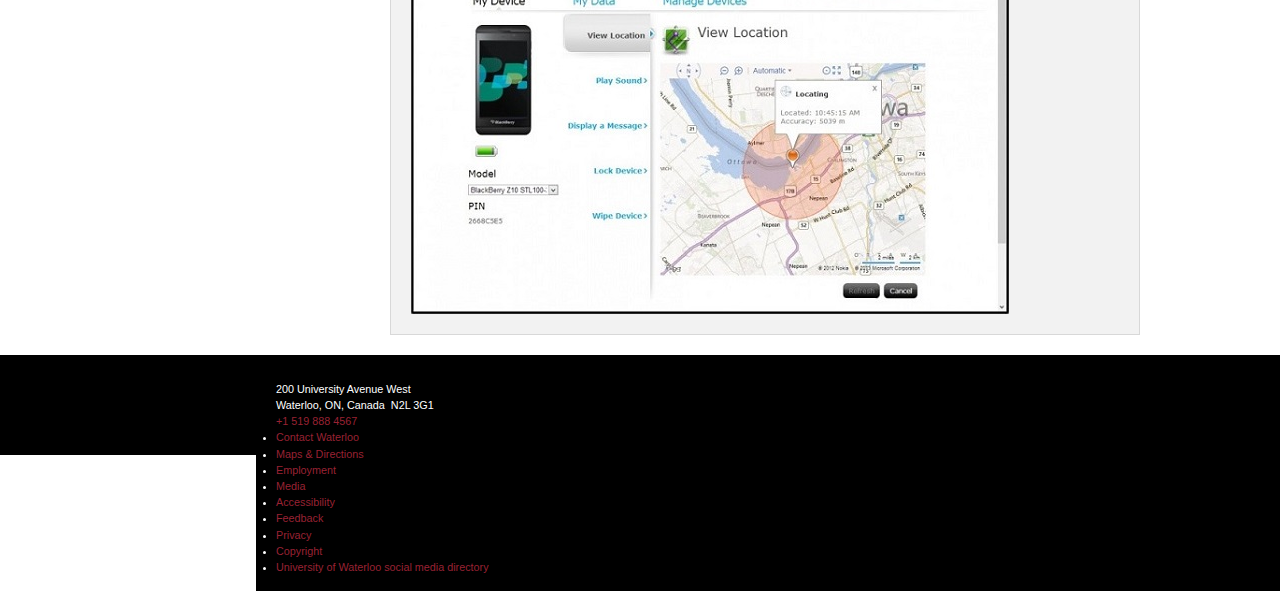
<file: info/blackberry.html>
<!DOCTYPE html>
<html xmlns="http://www.w3.org/1999/xhtml">
<head>
    <!--If moving repositories or locations, only the base link needs to be changed-->
    <base href="http://uwaterloo.github.io/lockitdown/" target="_self" />
    <meta charset="utf-8">
    <meta name="viewport" content="width=device-width, initial-scale=1.0">
    <title>UWlockitdown - Android</title>
    <meta http-equiv="X-UA-Compatible" content="IE=edge" />
    <!-- If you are using CSS version, only link these 2 files, you may add app.css to use for your overrides if you like. -->

    <link href="foundation-5.2.1/css/normalize.css" rel="stylesheet" />
    <link href="foundation-5.2.1/css/foundation.css" rel="stylesheet" />
    <link href="custom/CustomStyleSheet.css" rel="stylesheet" />
    <link href="foundation-icons/foundation-icons.css" rel="stylesheet">
    <link type="text/css" rel="stylesheet" href="http://uwaterloo.github.io/lockitdown/custom/style.css" media="all" />
    <link type="text/css" rel="stylesheet" href="https://uwaterloo.ca/sites/uwaterloo.ca/files/css/css_3hx9OtXQwiJh777W4155jBEc6Be9SPp5-FhSvqTEM-8.css" media="all" />
    <script src="foundation-5.2.1/js/vendor/modernizr.js"></script>
    <script>
  (function(i,s,o,g,r,a,m){i['GoogleAnalyticsObject']=r;i[r]=i[r]||function(){
  (i[r].q=i[r].q||[]).push(arguments)},i[r].l=1*new Date();a=s.createElement(o),
  m=s.getElementsByTagName(o)[0];a.async=1;a.src=g;m.parentNode.insertBefore(a,m)
  })(window,document,'script','//www.google-analytics.com/analytics.js','ga');

  ga('create', 'UA-51475853-2', 'uwaterloo.github.io');
  ga('send', 'pageview');

</script>
</head>
<body>
    <!-- Mailing list Alert -->
    <div data-alert class="alert-box info" style="margin-bottom:0em">
        <a href="mailto:helpdesk@uwaterloo.ca?subject=Register-me-for-SEW-120-Course-NOW!&amp;body=Add me to the mailing list as well"><div style="color: rgb(34, 18, 218);font-family: Arial, Times, serif;font-size: 1.5em;text-align: center;">REGISTER NOW IN OUR <strong>NEW MOBILE DEVICES SECURITY</strong> COURSE!!</div></a>
        <a href="#" class="close">&times;</a>
    </div>
    <div class="header-large">
        <div class="row">
            <div class=" large-12">
                <nav class="top-bar hide-for-small" data-topbar>
                    <div class="uw-logo left">
                        <a href="http://uwaterloo.ca" style="width:169px">
                            <img alt="University of Waterloo Logo" class="header-logo" style="width:169px; height:auto; padding-left:10px; margin-right:25px" src="Images/logo-uwsmall.png" />
                        </a>
                    </div>
                    <section class="top-bar-section">
                        <ul class="right">
                            <li style="margin-top:-3px;height:auto"><a href="https://twitter.com/intent/tweet?text=This%20is%20how%20I%20&&hashtags=UWlockitdown&&url=http%3A%2F%2Fuwaterloo.ca%2Flockitdown"><i class="fi-social-twitter style1" style="font-size:50px"></i></a></li>
                            <li><h3 class="title" style="color:#F7941D; margin-top:5px">#UWlockitdown</h3></li>
                            <li><a href="index.html"><h3 style="color:#F7941D; margin-top:5px" class="title">Home</h3></a></li>
                        </ul>
                    </section>
                </nav>
            </div>
        </div>
    </div>
    <!--/Topbar-->
    <div class="off-canvas-wrap">
        <div class="inner-wrap">
            <nav class="tab-bar show-for-small">
                <section class="left-small">
                    <a class="left-off-canvas-toggle menu-icon"><span></span></a>

                </section>
                <section class="middle tab-bar-section">
                    <div class="uw-logo" style="display:inline-block">
                         <a href="http://uwaterloo.ca" style="width:150px">
                             <img alt="University of Waterloo Logo" class="header-logo" style="width:140px; height:auto; margin-left:0; margin-right:25px; margin-top:-15px" src="Images/logo-uwsmall.png" />
                         </a>
                     </div>                
                </section>

            </nav>
            <aside class="left-off-canvas-menu">
                <ul class="off-canvas-list">
                    <li><a href="index.html">Home</a></li>
                    <li><a href="info/ios.html">iOS</a></li>
                    <li class="divider"></li>
                    <li><a href="info/android.html">Android</a></li>
                    <li class="divider"></li>
                    <li><a href="info/windowsphone.html">Windows Phone</a></li>
                    <li class="divider"></li>
                    <li><a href="info/2fa.html">Two Factor Authentication & Encrytion</a></li>
                </ul>
            </aside>
            <a class="exit-off-canvas" href="#"></a>
            <!--/miniBar-->

            <div class="twitter-btn-holder show-for-small">
                <div class="twitter-btn">
                    <a href="https://twitter.com/intent/tweet?text=This%20is%20how%20I%20&&hashtags=UWlockitdown&&url=http%3A%2F%2Fuwaterloo.ca%2Flockitdown"><i class="fi-social-twitter style1" style="font-size:50px"></i></a>
                </div>
            </div>
            <div id="content">
                <div class="section-header">
                    <div class="row">
                        <div class="large-12">
                            <div class="title-holder">
                                <h1 class="page-title">Blackberry</h1>
                            </div>
                            <div class="magellan-container" data-magellan-expedition="fixed">
                                <dl class="sub-nav">
                                    <dd data-magellan-arrival="password"><a href="#password">Set up a password</a></dd>
                                    <dd data-magellan-arrival="findPhone"><a href="#findPhone">Enable phone location</a></dd>

                                </dl>
                            </div>
                        </div>
                    </div>
                </div>

                <div class="row" style="margin-top:10px">
                    <div class="small-0 medium-3 large-3 columns hide-for-small">
                        <div class="left-menu-holder">
                            <ul class="os-menu-left">
                                <li><a href="info/ios.html"><div class="ios-icon"></div></a>
                                <li><a href="info/android.html"><div class="android-icon"></div></a>
                                <li><a href="info/windowsphone.html"><div class="win-icon"></div></a>
                                <li><a href="info/2fa.html"><div class="auth-icon"></div></a>
                            </ul>
                        </div>
                    </div>

                    <!--Steps-->
                    <div class="small-12 medium-8 large-9 columns">

                        <div class="content">
                            <div class="info-body">
                                <div class="step">
                                    <div class="row" data-equalizer>
                                        <h1 class="page-title" id="password">Set up a password (BB 10)</h1>
                                        <div class="large-6 columns panel" data-equalizer-watch>
                                            <span class="label numbering">1</span>
                                            <div class="paragraph">
                                                <p>
                                                    Go to <strong>Settings</strong> from the home screen.
                                                </p>
                                            </div>
                                        </div>
                                        <div class="large-6 columns panel" data-equalizer-watch>
                                            <div class="donot-delete" style="height:480px">
                                                <img alt="Blackberry password setup one" src="Images/BB_Screen_1.png" />
                                            </div>
                                        </div>
                                    </div>
                                </div>
                                <div class="step">
                                    <div class="row" data-equalizer>
                                        <div class="large-6 columns panel" data-equalizer-watch>
                                            <span class="label numbering">2</span>
                                            <div class="paragraph">
                                                <p>
                                                    Select <strong>Security and Password</strong> followed by <strong>Device Password</strong>.
                                                </p>
                                            </div>
                                        </div>
                                        <div class="large-6 columns panel" data-equalizer-watch>
                                            <div class="donot-delete" style="height:480px">
                                                <img alt="Blackberry password setup two" src="Images/BB_Screen_2.png" />
                                            </div>
                                        </div>
                                    </div>
                                </div>
                                <div class="step">
                                    <div class="row" data-equalizer>
                                        <div class="large-6 columns panel" data-equalizer-watch>
                                            <span class="label numbering">3</span>
                                            <div class="paragraph">
                                                <p>
                                                    Set <strong>Device Password</strong> and <strong>Simple Password</strong> to <strong>ON</strong>.
                                                </p>
                                            </div>
                                        </div>
                                        <div class="large-6 columns panel" data-equalizer-watch>
                                            <div class="donot-delete" style="height:480px">
                                                <img alt="Blackberry password setup three" src="Images/BB_Screen_3.png" />
                                            </div>
                                        </div>
                                    </div>
                                </div>
                                <div class="step">
                                    <div class="row" data-equalizer>
                                        <div class="large-6 columns panel" data-equalizer-watch>
                                            <span class="label numbering">4</span>
                                            <div class="paragraph">
                                                <p>
                                                    Enter your desired password when prompted and then again after to confirm.
                                                </p>
                                            </div>
                                        </div>
                                        <div class="large-6 columns panel" data-equalizer-watch>
                                            <div class="donot-delete" style="height:480px">
                                                <img alt="Blackberry password setup four" src="Images/BB_Screen_4.png" />
                                            </div>
                                        </div>
                                    </div>
                                </div>

                            </div>
                        </div>
                        <div class="content">
                            <div class="info-body">
                                <div class="step">
                                    <div class="row" data-equalizer>
                                        <h1 class="page-title" id="password">Set up a password (older devices)</h1>
                                        <div class="large-12 columns panel" data-equalizer-watch>
                                            <span class="label numbering">1</span>
                                            <div class="paragraph">
                                                <p>
                                                    Select <strong>Options</strong> (spanner icon).
                                                </p>
                                            </div>
                                        </div>
                                    </div>
                                </div>
                                <div class="step">
                                    <div class="row" data-equalizer>
                                        <div class="large-12 columns panel" data-equalizer-watch>
                                            <span class="label numbering">2</span>
                                            <div class="paragraph">
                                                <p>
                                                    Scroll down the menu and select <strong>Security Options</strong>.
                                                </p>
                                            </div>
                                        </div>
                                    </div>
                                </div>
                                <div class="step">
                                    <div class="row" data-equalizer>
                                        <div class="large-12 columns panel" data-equalizer-watch>
                                            <span class="label numbering">3</span>
                                            <div class="paragraph">
                                                <p>
                                                    On the following screen, select <strong>General Settings</strong>.
                                                </p>
                                            </div>
                                        </div>
                                    </div>
                                </div>
                                <div class="step">
                                    <div class="row" data-equalizer>
                                        <div class="large-12 columns panel" data-equalizer-watch>
                                            <span class="label numbering">4</span>
                                            <div class="paragraph">
                                                <p>
                                                    Set <strong>Password</strong> to <strong>Enabled</strong>.
                                                    On the screen that appears, enter your desired password. If a screen does not appear,
                                                    you may have already set a password for another application. That is your default password.
                                                </p>
                                            </div>
                                        </div>
                                    </div>
                                </div>
                                <div class="step">
                                    <div class="row" data-equalizer>
                                        <div class="large-12 columns panel" data-equalizer-watch>
                                            <span class="label numbering">5</span>
                                            <div class="paragraph">
                                                <p>
                                                    Set your number of password attempts. This is the number of incorrect guesses you get before
                                                    your phone clears its memory. Be cautious when choosing a number
                                                </p>
                                                <p>
                                                    <strong>Additional Options:</strong> <strong>Security Timeout</strong> refers to the amount of time your device is inactive for before it requires a password unlock.
                                                    Select yes for <strong>Prompt on Application Install</strong> if you want to be prompted for your password when installing applications.
                                                </p>
                                            </div>
                                        </div>
                                    </div>
                                </div>
                            </div>
                        </div>
                        <div class="content" id="findPhone">
                            <div class="info-body">
                                <div class="step">
                                    <div class="row" data-equalizer>
                                        <h1 class="page-title" id="password">Enable Phone Location</h1>
                                        <div class="large-12 columns panel" data-equalizer-watch>
                                            <p>
                                                <strong><a href="https://protect.blackberry.com">BlackBerry Protect</a></strong> is a fantastic tool that most BlackBerry users are familiar with. It provides the user with
                                                everything they need to find the phone’s GPS location, lock the screen and have it ring or even wipe everything
                                                from its memory. However, to find your phone these are the steps that need to be followed:
                                            </p>
                                        </div>
                                    </div>
                                </div>
                                <div class="step">
                                    <div class="row" data-equalizer>
                                        <div class="large-6 columns panel" data-equalizer-watch>
                                            <span class="label numbering">1</span>
                                            <div class="paragraph">
                                                <p>
                                                    From the Home Screen, swipe down from the top and select System Settings on your device and then select BlackBerry Protect
                                                </p>
                                            </div>
                                        </div>
                                        <div class="large-6 columns panel" data-equalizer-watch>
                                            <div class="donot-delete" style="height:480px">
                                                <img alt="Find your Blackberry one" src="Images/bbfyf1-1.jpg" />
                                            </div>
                                        </div>
                                    </div>
                                </div>
                                <div class="step">
                                    <div class="row" data-equalizer>
                                        <div class="large-6 columns panel" data-equalizer-watch>
                                            <span class="label numbering">2</span>
                                            <div class="paragraph">
                                                <p>
                                                    Make sure the BlackBerry Protect toggle is switched to on
                                                </p>
                                            </div>
                                        </div>
                                        <div class="large-6 columns panel" data-equalizer-watch>
                                            <div class="donot-delete" style="height:480px">
                                                <img alt="Find your Blackberry two" src="Images/bbfyf1-2.jpg" />
                                            </div>
                                        </div>
                                    </div>
                                </div>
                                <div class="step">
                                    <div class="row" data-equalizer>
                                        <div class="large-12 columns panel" data-equalizer-watch>
                                            <span class="label numbering">3</span>
                                            <div class="paragraph">
                                                <p>
                                                    After that, dive into the Location Services button, and make sure Location Services is enabled there
                                                </p>
                                            </div>
                                        </div>
                                    </div>
                                </div>
                                <div class="step">
                                    <div class="row" data-equalizer>
                                        <div class="large-12 columns panel" data-equalizer-watch>
                                            <span class="label numbering">4</span>
                                            <div class="paragraph">
                                                <p>
                                                    Now that Protect is working, you could by all means go out and lose your phone. Actually, go on, I dare you to go out and lose your phone! Okay,
                                                    fine, don’t, but let’s say that you did accidentally lose it or put it in the fridge and forgot about it. Punch in <strong><a href="https://protect.blackberry.com">protect.blackberry.com</a></strong> on the first
                                                    browser you can get a hold of after learning you lost your BlackBerry. Log in using your BlackBerry ID credentials - these are the same ones you set when
                                                    you first booted up your Z10, Q10, or Q5, and the same password you use to authenticate BlackBerry World purchases.
                                                    From here, it’s a simple matter of clicking <strong>View Location</strong> from the menu items in the web browser.

                                                </p>
                                            </div>
                                        </div>
                                    </div>
                                </div>
                                <div class="step">
                                    <div class="row" data-equalizer>
                                        <div class="large-12 columns panel" data-equalizer-watch>
                                            <div class="donot-delete" style="height:420px">
                                                <img alt="Find your Blackberry three" src="Images/bbfyf3.jpg" />
                                            </div>
                                        </div>
                                    </div>
                                </div>
                            </div>
                        </div>
                    </div>
                    <div class="small-0 medium-1 large-0"></div>
                </div>
            </div>
        </div>
    </div>
<!-- Footer -->
    <div id="header" style="width:20%">
    
</div>
<div id="container" style="width:80%">
<div id="footer">
    
<div id="uw-footer" class="clearfix">
  <div id="uw-footer-address" about="//uwaterloo.ca/" typeof="v:VCard">
    <div class="element-hidden">
      <div property="v:fn">University of Waterloo</div>
      <div rel="v:org">
        <div property="v:organisation-name">University of Waterloo</div>
      </div>
      <div rel="v:geo">
        <div property="v:latitude">43.471468</div>
        <div property="v:longitude">-80.544205</div>
      </div>
    </div>
    <div rel="v:adr">
      <div property="v:street-address">200 University Avenue West</div>
      <div>
        <span property="v:locality">Waterloo</span>,
        <span property="v:region">ON</span>,
        <span property="v:country-name">Canada</span>&nbsp;
        <span property="v:postal-code">N2L 3G1</span>
      </div>
    </div>
    <div rel="v:tel">
      <a href="tel:+1-519-888-4567" property="rdf:value">+1 519 888 4567</a>
    </div>
  </div>
  
    <ul class="global-menu"><li><a href="//uwaterloo.ca/about/how-find-us/contact-waterloo">Contact Waterloo</a></li><li><a href="//uwaterloo.ca/map/">Maps &amp; Directions</a></li><li><a href="http://hr.uwaterloo.ca/mycareer/">Employment</a></li></ul>
    <ul class="global-menu"><li><a href="//uwaterloo.ca/news/">Media</a></li><li><a href="http://studentservices.uwaterloo.ca/disabilities/">Accessibility</a></li><li><a href="//uwaterloo.ca/about/how-find-us/contact-waterloo/contact-form" accesskey="9">Feedback</a></li></ul>
    <ul class="global-menu"><li><a href="//uwaterloo.ca/privacy/">Privacy</a></li><li><a href="//uwaterloo.ca/copyright">Copyright</a></li></ul>
    <ul class="global-menu social-media"><li><a href="//uwaterloo.ca/social-media/">University of Waterloo social media directory</a></li></ul></div>
  </div>
</div>

    <script src="foundation-5.2.1/js/vendor/jquery.js"></script>
    <noscript>You do not have scripts enabled. Enable scripts to properly view this content.</noscript>
    <script src="foundation-5.2.1/js/foundation.min.js"></script>
    <noscript>You do not have scripts enabled. Enable scripts to properly view this content.</noscript>
    <script>
        $(document).foundation();
    </script>
    <noscript>You do not have scripts enabled. Enable scripts to properly view this content.</noscript>
    <script>!function (d, s, id) { var js, fjs = d.getElementsByTagName(s)[0]; if (!d.getElementById(id)) { js = d.createElement(s); js.id = id; js.src = "https://platform.twitter.com/widgets.js"; fjs.parentNode.insertBefore(js, fjs); } }(document, "script", "twitter-wjs");</script>
    <noscript>You do not have scripts enabled. Enable scripts to properly view this content.</noscript>
</body>
</html>
</file>
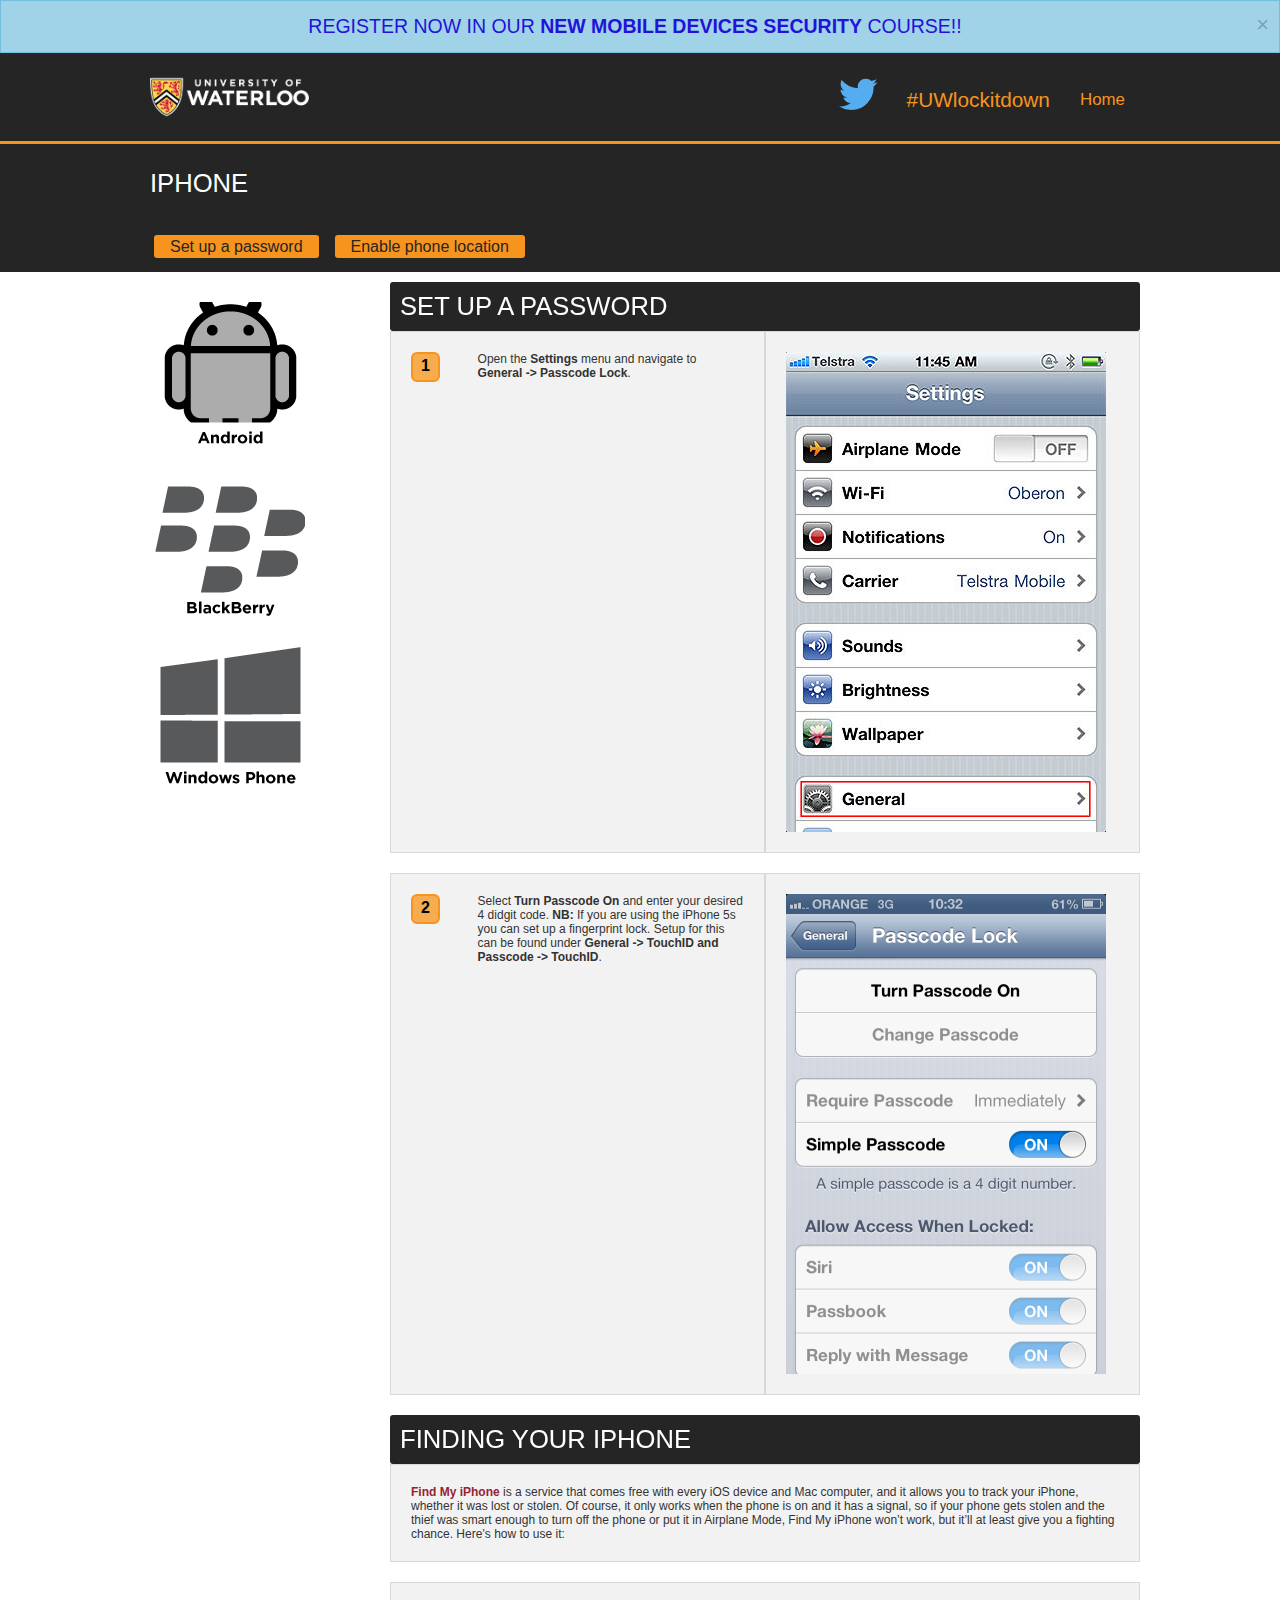
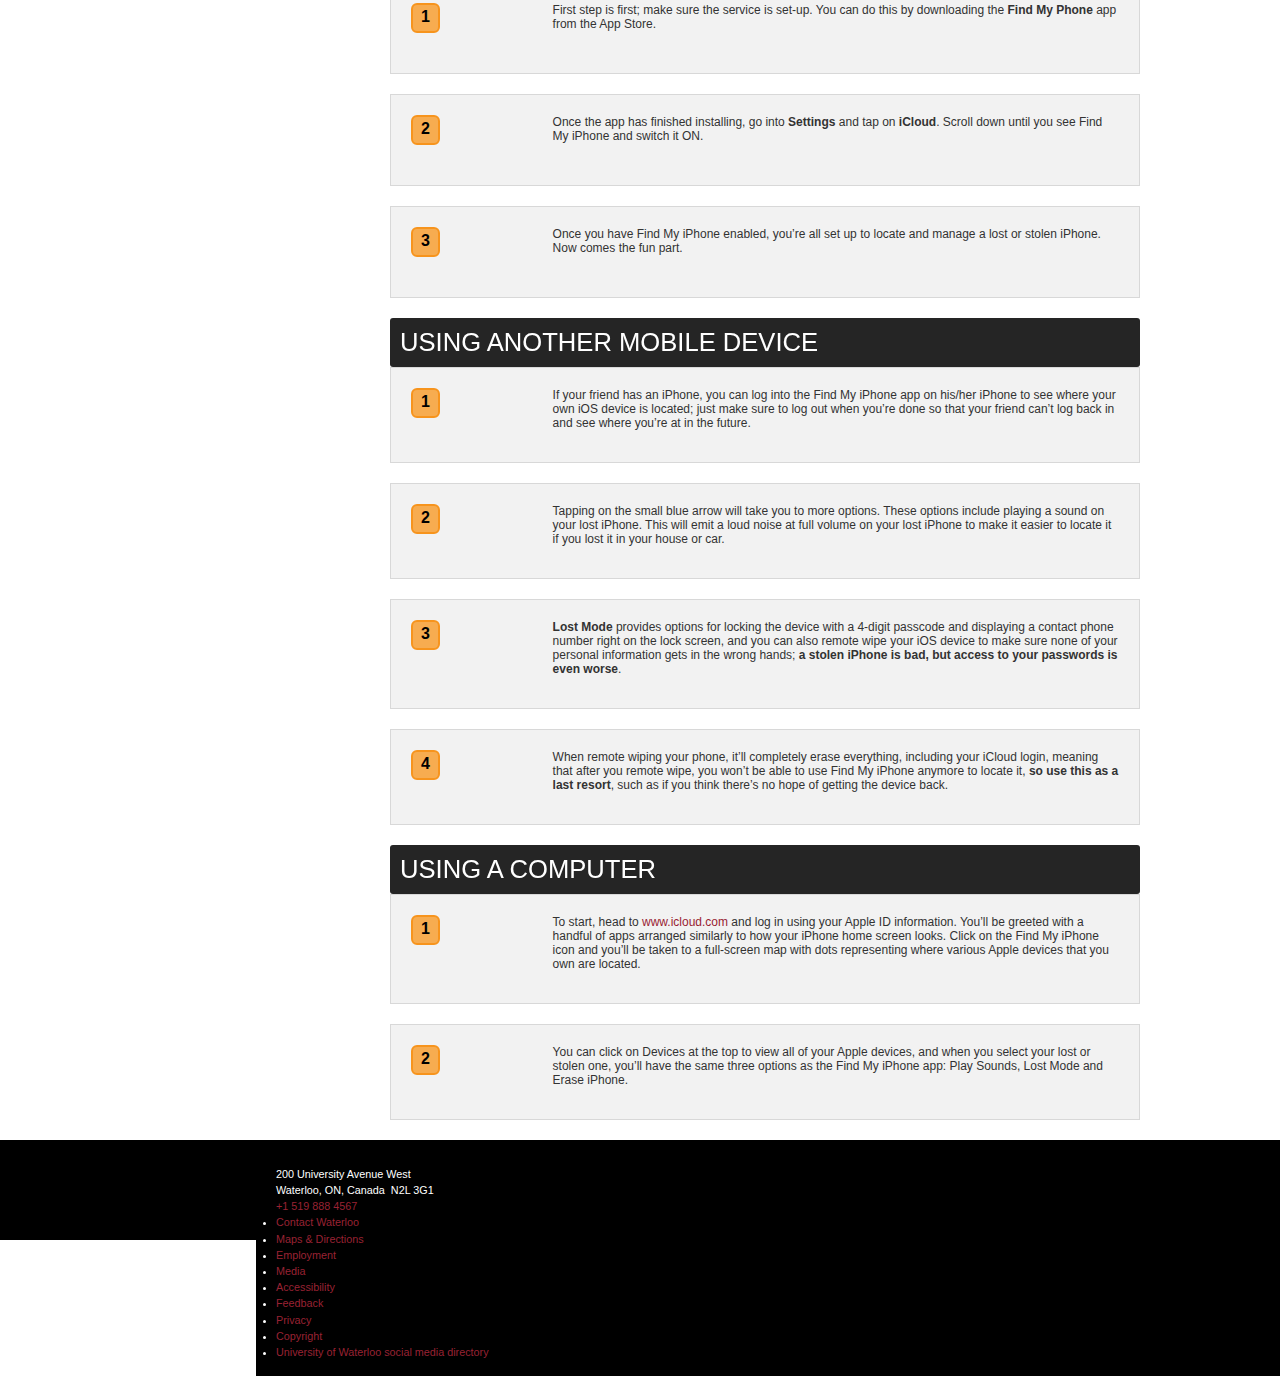
<file: info/ios.html>
<!DOCTYPE html>
<html xmlns="http://www.w3.org/1999/xhtml">
<head>
    <!--If moving repositories or locations, only the base link needs to be changed-->
    <base href="http://uwaterloo.github.io/lockitdown/" target="_self" />
    <meta charset="utf-8">
    <meta name="viewport" content="width=device-width, initial-scale=1.0">
    <title>UWlockitdown - iPhone</title>
    <meta http-equiv="X-UA-Compatible" content="IE=edge" />
    <!-- If you are using CSS version, only link these 2 files, you may add app.css to use for your overrides if you like. -->

    <link href="foundation-5.2.1/css/normalize.css" rel="stylesheet" />
    <link href="foundation-5.2.1/css/foundation.css" rel="stylesheet" />
    <link href="custom/CustomStyleSheet.css" rel="stylesheet" />
    <link href="foundation-icons/foundation-icons.css" rel="stylesheet">
    <link type="text/css" rel="stylesheet" href="http://uwaterloo.github.io/lockitdown/custom/style.css" media="all" />
    <link type="text/css" rel="stylesheet" href="https://uwaterloo.ca/sites/uwaterloo.ca/files/css/css_3hx9OtXQwiJh777W4155jBEc6Be9SPp5-FhSvqTEM-8.css" media="all" />
    <script src="foundation-5.2.1/js/vendor/modernizr.js"></script>
    <script>
  (function(i,s,o,g,r,a,m){i['GoogleAnalyticsObject']=r;i[r]=i[r]||function(){
  (i[r].q=i[r].q||[]).push(arguments)},i[r].l=1*new Date();a=s.createElement(o),
  m=s.getElementsByTagName(o)[0];a.async=1;a.src=g;m.parentNode.insertBefore(a,m)
  })(window,document,'script','//www.google-analytics.com/analytics.js','ga');

  ga('create', 'UA-51475853-2', 'uwaterloo.github.io');
  ga('send', 'pageview');

</script>
</head>
<body>
    <!-- Mailing list Alert -->
    <div data-alert class="alert-box info" style="margin-bottom:0em">
        <a href="mailto:helpdesk@uwaterloo.ca?subject=Register-me-for-SEW-120-Course-NOW!&amp;body=Add me to the mailing list as well"><div style="color: rgb(34, 18, 218);font-family: Arial, Times, serif;font-size: 1.5em;text-align: center;">REGISTER NOW IN OUR <strong>NEW MOBILE DEVICES SECURITY</strong> COURSE!!</div></a>
        <a href="#" class="close">&times;</a>
    </div>
    <div class="header-large">
        <div class="row">
            <div class=" large-12">
                <nav class="top-bar hide-for-small" data-topbar>
                    <div class="uw-logo left">
                        <a href="http://uwaterloo.ca" style="width:169px">
                            <img alt="University of Waterloo Logo" class="header-logo" style="width:169px; height:auto; padding-left:10px; margin-right:25px" src="Images/logo-uwsmall.png" />
                        </a>
                    </div>
                    <section class="top-bar-section">
                        <ul class="right">
                            <li style="margin-top:-3px;height:auto"><a href="https://twitter.com/intent/tweet?text=This%20is%20how%20I%20&&hashtags=UWlockitdown&&url=http%3A%2F%2Fuwaterloo.ca%2Flockitdown"><i class="fi-social-twitter style1" style="font-size:50px"></i></a></li>
                            <li><h3 class="title" style="color:#F7941D; margin-top:5px">#UWlockitdown</h3></li>
                            <li><a href="index.html"><h3 style="color:#F7941D; margin-top:5px" class="title">Home</h3></a></li>
                        </ul>
                    </section>
                </nav>
            </div>
        </div>
    </div>
    <!--/Topbar-->
    <div class="off-canvas-wrap">
        <div class="inner-wrap">
            <nav class="tab-bar show-for-small">
                <section class="left-small">
                    <a class="left-off-canvas-toggle menu-icon"><span></span></a>

                </section>
                <section class="middle tab-bar-section">
                    <div class="uw-logo" style="display:inline-block">
                         <a href="http://uwaterloo.ca" style="width:150px">
                             <img alt="University of Waterloo Logo" class="header-logo" style="width:140px; height:auto; margin-left:0; margin-right:25px; margin-top:-15px" src="Images/logo-uwsmall.png" />
                         </a>
                     </div>
                </section>

            </nav>
            <aside class="left-off-canvas-menu">
                <ul class="off-canvas-list">
                    <li><a href="index.html">Home</a></li>
                    <li><a href="info/android.html">Android</a></li>
                    <li class="divider"></li>
                    <li><a href="info/blackberry.html">Blackberry</a></li>
                    <li class="divider"></li>
                    <li><a href="info/windowsphone.html">Windows Phone</a></li>
                    <li class="divider"></li>
                    <li><a href="info/2fa.html">Two Factor Authentication & Encryption</a></li>
                </ul>
            </aside>
            <a class="exit-off-canvas" href="#"></a>
            <!--/miniBar-->

            <div class="twitter-btn-holder show-for-small">
                <div class="twitter-btn">
                    <a href="https://twitter.com/intent/tweet?text=This%20is%20how%20I%20&&hashtags=UWlockitdown&&url=http%3A%2F%2Fuwaterloo.ca%2Flockitdown"><i class="fi-social-twitter style1" style="font-size:50px"></i></a>
                </div>
            </div>
            <div id="content">
                <div class="section-header">
                    <div class="row">
                        <div class="large-12">
                            <div class="title-holder">
                                <h1 class="page-title">iPhone</h1>
                            </div>
                            <div class="magellan-container" data-magellan-expedition="fixed">
                                <dl class="sub-nav">
                                    <dd data-magellan-arrival="password"><a href="#password">Set up a password</a></dd>
                                    <dd data-magellan-arrival="findPhone"><a href="#findPhone">Enable phone location</a></dd>

                                </dl>
                            </div>
                        </div>
                    </div>
                </div>

                <div class="row" style="margin-top:10px">
                    <div class="small-0 medium-3 large-3 columns hide-for-small">
                        <div class="left-menu-holder">
                            <ul class="os-menu-left">
                                <li><a href="info/android.html"><div class="android-icon"></div></a>
                                <li><a href="info/blackberry.html"><div class="bb-icon"></div></a>
                                <li><a href="info/windowsphone.html"><div class="win-icon"></div></a>
                                <li><a href="info/2fa.html"><div class="auth-icon"></div></a>
                            </ul>
                        </div>
                    </div>

                    <!--Steps-->
                    <div class="small-12 medium-8 large-9 columns">
                        <div class="content">
                            <div class="info-body">
                                <div class="step">
                                    <div class="row" data-equalizer>
                                        <h1 class="page-title" id="password">Set up a password</h1>
                                        <div class="large-6 columns panel" data-equalizer-watch>
                                            <span class="label numbering">1</span>
                                            <div class="paragraph">
                                                <p>
                                                    Open the <strong>Settings</strong> menu and navigate to <strong>General -> Passcode Lock</strong>.
                                                </p>
                                            </div>
                                        </div>
                                        <div class="large-6 columns panel" data-equalizer-watch>
                                            <div class="donot-delete" style="height:480px">
                                                <img alt="iPhone password setup one" src="Images/Apple_Screen_1.png" />
                                            </div>
                                        </div>
                                    </div>
                                </div>
                                <div class="step">
                                    <div class="row" data-equalizer>
                                        <div class="large-6 columns panel" data-equalizer-watch>
                                            <span class="label numbering">2</span>
                                            <div class="paragraph">
                                                <p>
                                                    Select <strong>Turn Passcode On</strong> and enter your desired 4 didgit code.
                                                    <strong>NB:</strong> If you are using the iPhone 5s you can set up a fingerprint lock.
                                                    Setup for this can be found under <strong>General -> TouchID and Passcode -> TouchID</strong>.
                                                </p>
                                            </div>
                                        </div>
                                        <div class="large-6 columns panel" data-equalizer-watch>
                                            <div class="donot-delete" style="height:480px">
                                                <img alt="iPhone password setup two" src="Images/Apple_Screen_2.png" />
                                            </div>
                                        </div>
                                    </div>
                                </div>
                            </div>
                        </div>
                        <div class="content" id="findPhone">
                            <div class="info-body">
                                <div class="step">
                                    <div class="row" data-equalizer>
                                        <h1 class="page-title" id="password">Finding your iPhone</h1>
                                        <div class="large-12 columns panel" data-equalizer-watch>
                                            <p>
                                                <strong><a href="www.apple.com/ca/icloud/find-my-iphone.html">Find My iPhone</a></strong> is a service that comes free with every iOS device and Mac computer, and it allows you to track your iPhone, whether it was
                                                lost or stolen. Of course, it only works when the phone is on and it has a signal, so if your phone gets stolen and the thief was smart enough
                                                to turn off the phone or put it in Airplane Mode, Find My iPhone won’t work, but it’ll at least give you a fighting chance. Here’s how to use it:
                                            </p>
                                        </div>
                                    </div>
                                </div>
                                <div class="step">
                                    <div class="row" data-equalizer>
                                        <div class="large-12 columns panel" data-equalizer-watch>
                                            <span class="label numbering">1</span>
                                            <div class="paragraph">
                                                <p>
                                                    First step is first; make sure the service is set-up. You can do this by downloading the <strong>Find My Phone</strong> app from the App Store.
                                                </p>
                                            </div>
                                        </div>
                                    </div>
                                </div>

                                <div class="step">
                                    <div class="row" data-equalizer>
                                        <div class="large-12 columns panel" data-equalizer-watch>
                                            <span class="label numbering">2</span>
                                            <div class="paragraph">
                                                <p>
                                                    Once the app has finished installing, go into <strong>Settings</strong> and tap on <strong>iCloud</strong>. Scroll down until you see Find My iPhone and switch it ON.
                                                </p>
                                            </div>
                                        </div>
                                    </div>
                                </div>
                                <div class="step">
                                    <div class="row" data-equalizer>
                                        <div class="large-12 columns panel" data-equalizer-watch>
                                            <span class="label numbering">3</span>
                                            <div class="paragraph">
                                                <p>
                                                    Once you have Find My iPhone enabled, you’re all set up to locate and manage a lost or stolen iPhone. Now comes the fun part.
                                                </p>
                                            </div>
                                        </div>
                                    </div>
                                </div>
                                <div class="step">
                                    <div class="row" data-equalizer>
                                        <h1 class="page-title" id="password">Using another mobile device</h1>
                                        <div class="large-12 columns panel" data-equalizer-watch>
                                            <span class="label numbering">1</span>
                                            <div class="paragraph">
                                                <p>
                                                    If your friend has an iPhone, you can log into the Find My iPhone app on his/her iPhone to see where your own iOS device is located; just make sure to log out when you’re done so that your friend can’t log back in and see where you’re at in the future.
                                                </p>
                                            </div>
                                        </div>
                                    </div>
                                </div>
                                <div class="step">
                                    <div class="row" data-equalizer>
                                        <div class="large-12 columns panel" data-equalizer-watch>
                                            <span class="label numbering">2</span>
                                            <div class="paragraph">
                                                <p>
                                                    Tapping on the small blue arrow will take you to more options. These options include playing a sound on your lost iPhone. This will emit a loud noise at full volume on your lost iPhone to make it easier to locate it if you lost it in your house or car.
                                                </p>
                                            </div>
                                        </div>
                                    </div>
                                </div>
                                <div class="step">
                                    <div class="row" data-equalizer>
                                        <div class="large-12 columns panel" data-equalizer-watch>
                                            <span class="label numbering">3</span>
                                            <div class="paragraph">
                                                <p>
                                                    <strong>Lost Mode</strong> provides options for locking the device with a 4-digit passcode and displaying a contact phone number right on the lock screen, and you can also remote wipe your iOS device to make sure none of your personal information gets in the wrong hands; <strong>a stolen iPhone is bad, but access to your passwords is even worse</strong>.
                                                </p>
                                            </div>
                                        </div>
                                    </div>
                                </div>
                                <div class="step">
                                    <div class="row" data-equalizer>
                                        <div class="large-12 columns panel" data-equalizer-watch>
                                            <span class="label numbering">4</span>
                                            <div class="paragraph">
                                                <p>
                                                    When remote wiping your phone, it’ll completely erase everything, including your iCloud login, meaning that after you remote wipe, you won’t be able to use Find My iPhone anymore to locate it, <strong>so use this as a last resort</strong>, such as if you think there’s no hope of getting the device back.
                                                </p>
                                            </div>
                                        </div>
                                    </div>
                                </div>
                                <div class="step">
                                    <div class="row" data-equalizer>
                                        <h1 class="page-title" id="password">Using a Computer</h1>
                                        <div class="large-12 columns panel" data-equalizer-watch>
                                            <span class="label numbering">1</span>
                                            <div class="paragraph">
                                                <p>
                                                    To start, head to <a href="www.icloud.com">www.icloud.com</a> and log in using your Apple ID information. You’ll be greeted with a handful of apps arranged similarly to how your iPhone home screen looks. Click on the Find My iPhone icon and you’ll be taken to a full-screen map with dots representing where various Apple devices that you own are located.
                                                </p>
                                            </div>
                                        </div>
                                    </div>
                                </div>
                                <div class="step">
                                    <div class="row" data-equalizer>
                                        <div class="large-12 columns panel" data-equalizer-watch>
                                            <span class="label numbering">2</span>
                                            <div class="paragraph">
                                                <p>
                                                    You can click on Devices at the top to view all of your Apple devices, and when you select your lost or stolen one, you’ll have the same three options as the Find My iPhone app: Play Sounds, Lost Mode and Erase iPhone.
                                                </p>
                                            </div>
                                        </div>
                                    </div>
                                </div>
                            </div>
                        </div>
                    </div>
                    <div class="small-0 medium-1 large-0"></div>
                </div>
            </div>
        </div>
    </div>
<!-- Footer -->
    <div id="header" style="width:20%">
    
</div>
<div id="container" style="width:80%">
<div id="footer">
    
<div id="uw-footer" class="clearfix">
  <div id="uw-footer-address" about="//uwaterloo.ca/" typeof="v:VCard">
    <div class="element-hidden">
      <div property="v:fn">University of Waterloo</div>
      <div rel="v:org">
        <div property="v:organisation-name">University of Waterloo</div>
      </div>
      <div rel="v:geo">
        <div property="v:latitude">43.471468</div>
        <div property="v:longitude">-80.544205</div>
      </div>
    </div>
    <div rel="v:adr">
      <div property="v:street-address">200 University Avenue West</div>
      <div>
        <span property="v:locality">Waterloo</span>,
        <span property="v:region">ON</span>,
        <span property="v:country-name">Canada</span>&nbsp;
        <span property="v:postal-code">N2L 3G1</span>
      </div>
    </div>
    <div rel="v:tel">
      <a href="tel:+1-519-888-4567" property="rdf:value">+1 519 888 4567</a>
    </div>
  </div>
  
    <ul class="global-menu"><li><a href="//uwaterloo.ca/about/how-find-us/contact-waterloo">Contact Waterloo</a></li><li><a href="//uwaterloo.ca/map/">Maps &amp; Directions</a></li><li><a href="http://hr.uwaterloo.ca/mycareer/">Employment</a></li></ul>
    <ul class="global-menu"><li><a href="//uwaterloo.ca/news/">Media</a></li><li><a href="http://studentservices.uwaterloo.ca/disabilities/">Accessibility</a></li><li><a href="//uwaterloo.ca/about/how-find-us/contact-waterloo/contact-form" accesskey="9">Feedback</a></li></ul>
    <ul class="global-menu"><li><a href="//uwaterloo.ca/privacy/">Privacy</a></li><li><a href="//uwaterloo.ca/copyright">Copyright</a></li></ul>
    <ul class="global-menu social-media"><li><a href="//uwaterloo.ca/social-media/">University of Waterloo social media directory</a></li></ul></div>
  </div>
</div>

    <script src="foundation-5.2.1/js/vendor/jquery.js"></script>
    <noscript>You do not have scripts enabled. Enable scripts to properly view this content.</noscript>
    <script src="foundation-5.2.1/js/foundation.min.js"></script>
    <noscript>You do not have scripts enabled. Enable scripts to properly view this content.</noscript>
    <script>
        $(document).foundation();
    </script>
    <noscript>You do not have scripts enabled. Enable scripts to properly view this content.</noscript>
    <script>!function (d, s, id) { var js, fjs = d.getElementsByTagName(s)[0]; if (!d.getElementById(id)) { js = d.createElement(s); js.id = id; js.src = "https://platform.twitter.com/widgets.js"; fjs.parentNode.insertBefore(js, fjs); } }(document, "script", "twitter-wjs");</script>
    <noscript>You do not have scripts enabled. Enable scripts to properly view this content.</noscript>
</body>
</html>
</file>
<file: custom/CustomStyleSheet.css>
﻿.android-icon, .bb-icon, .ios-icon, .win-icon, .auth-icon
{
    width:150px;
    height:150px;
}
.android-icon
{
    background-image:url(../Images/android_logo_grayscale.png);
}
.android-icon:hover
{
    background-image:url(../Images/android_logo_displaced.png);
}
.bb-icon
{
    background-image:url(../Images/blackberry_logo_grayscale.png);
}
.bb-icon:hover
{
    background-image:url(../Images/blackberry_logo_displaced.png);
}
.ios-icon
{
    background-image:url(../Images/iphone_logo_grayscale.png);
}
.ios-icon:hover
{
    background-image:url(../Images/iphone_logo_displaced.png);
}
.win-icon
{
    background-image:url(../Images/win_logo_grayscale.png);
}
.win-icon:hover
{
    background-image:url(../Images/win_logo_displaced.png);
}
.auth-icon {
background-image: url(http://www.fancyicons.com/free-icons/221/modern-anti-malware/png/256/thief_256.png);
background-size: 150px;
}

.breadcrumbs
{
    margin-bottom:0;
    border-style:none;
    background-color:#252525;
}
.breadcrumbs > *.current a 
{
cursor: default;
color: #fff;
}
.breadcrumbs > * a, .breadcrumbs > * span 
{
text-transform: uppercase;
color: #f7941d;
}
.bread-holder
{
    display:inline-block;
    float:right;
}
[data-magellan-expedition] 
{
background: #252525;
border-radius:3px;

}
.style1
{
    color:#55ACEE;
}
.global-footer
{
    height:60px;
    width:100%;
    background-color:#252525;
    bottom:0;
    position:relative;
    text-align:center;
}
.header-logo
{
   height:50%;
}
.header-large
{
    width:100%;
    background-color:#252525;
}


.info-body .warning
{
    margin-bottom:0;
}

.numbering
{
    background-color:#f7ac50;
    border:2px solid #f7941d;
    border-radius:6px;
    font-weight:bold;
    font-size:1rem;
    color:#000;
}

.orbit-container 
{
    width: 80%;
    margin: 10px auto;
}

.os-icon-container 
{
    margin: auto;
    width: 80%;
    text-align: center;
}

.os-icons 
{
    list-style: none;
    margin: auto;
    display: inline;
}

.os-icons li 
{
        display: inline-block;
        margin: 20px;
}


.os-menu-left
{
    list-style:none;
}
.os-menu-left li
{
    margin-top:20px;
}
.paragraph
{
    float:right;
    width:80%;
}
.page-title
{
    font-size:1.6rem;
    background:#252525;
    color:#fff;
    padding:10px;
    border-radius:3px;
    margin-bottom:0;

}
.sub-nav dd
{
    font-size:1rem;
}
.section-header
{
    width:100%;
    background:#252525;
    border-top:3px solid #f7941d;
}
.splash-holder {
    margin: 10px auto;
    text-align: center;
}

.splash-holder img 
{
    padding: 5px;
}
.sub-nav dt a, .sub-nav dd a, .sub-nav li a 
{
text-decoration: none;
color: #252525;
padding: 0.1875rem 1rem;
background: #f7941d;
border-radius: 3px;
}

.tab-holder
{
    margin:20px auto;
    display:block;
    text-align:center;

}

.tabs-content
{

    float:left;
}

.tabs dd.active > a
{

    font-size:1.1rem;
}
  .top-bar-section ul li:hover:not(.has-form) > a 
  {
    background: #353535;
    color: #f7941d; 

  }
.top-bar-section li:not(.has-form) a:not(.button):hover 
{
    background:#353535; 
}

.top-bar-section ul li a
{

    color: #f7941d; 

}
.title-holder
{
    margin:15px 0;
}
.top-bar 
{
    background:#252525;
    height:auto;
}
.top-bar-section ul
{
    margin-top:19px;
    background-color:#252525;
}
.top-bar-section ul li
{
    height:69px;
    margin-left:15px;
}
.top-bar-section li:not(.has-form) a:not(.button) 
{
background: #252525;
}
.twitter-btn
{
    padding:5px 10px;
    background-color:#252525;
    border-radius:5px;
    position:fixed;
    opacity:0.75;
    bottom:0;
    z-index:500;
    right:0;
}


.warning-box
{
    border-right:1px solid #ededed;
    border-left:1px solid #ededed;
    border-bottom:1px solid #ededed;
    padding:10px;
}
#twitter-holder
{
    padding-top:15px;
}
</file>
